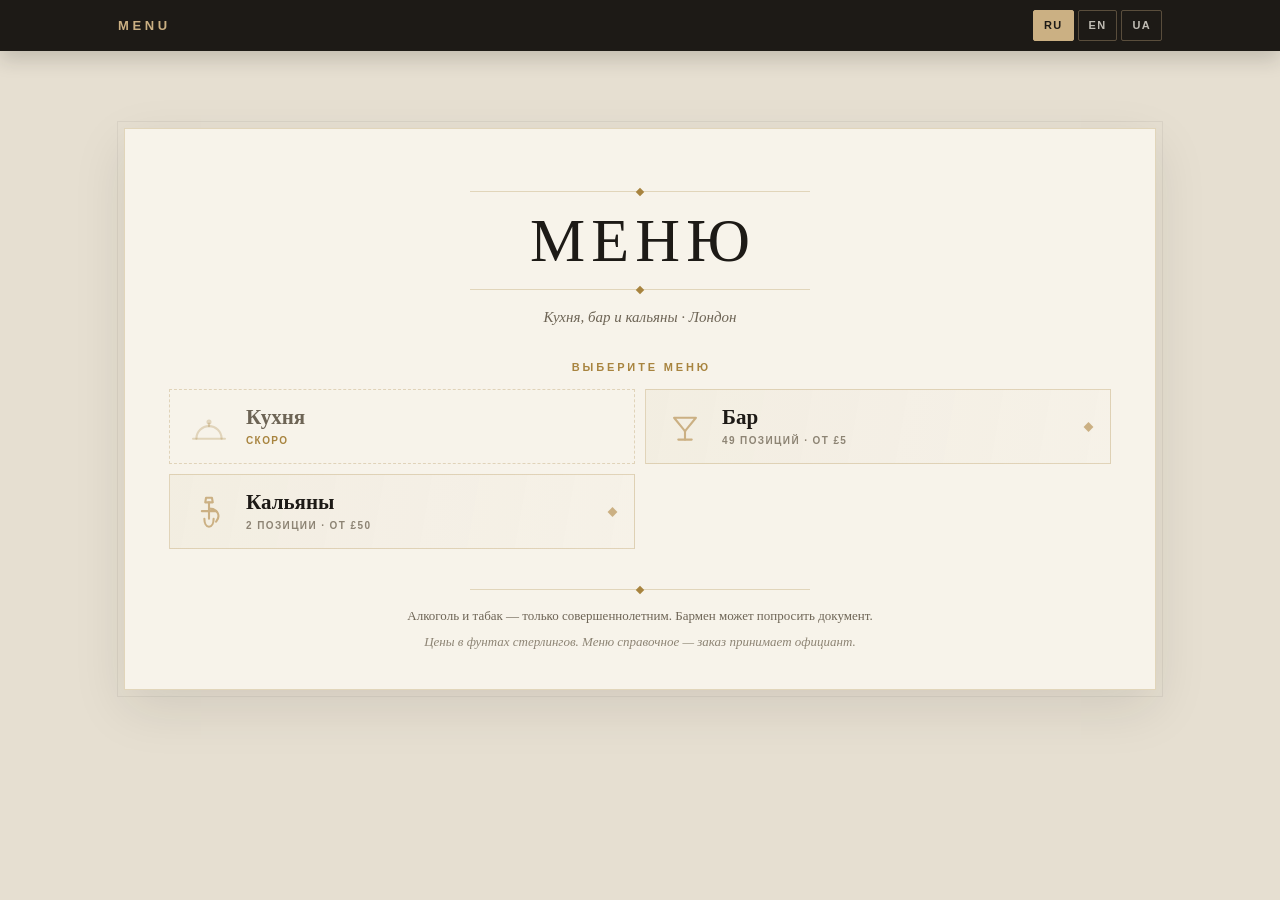
<file: index.html>
<!doctype html>
<html lang="ru" class="no-chips">
<head>
<meta charset="utf-8">
<meta name="viewport" content="width=device-width, initial-scale=1, maximum-scale=1, user-scalable=no, viewport-fit=cover">
<title>Меню</title>
<meta name="theme-color" content="#1d1a16">
<meta name="build" content="05c411021d10">
<link rel="manifest" href="site.webmanifest">
<link rel="apple-touch-icon" href="assets/icons/app-180.png">
<meta name="apple-mobile-web-app-capable" content="yes">
<meta name="apple-mobile-web-app-status-bar-style" content="black-translucent">
<meta name="apple-mobile-web-app-title" content="Menu">
<meta name="description" content="Меню">
<link rel="alternate" hreflang="ru" href="index.html"><link rel="alternate" hreflang="en" href="index-en.html"><link rel="alternate" hreflang="uk" href="index-uk.html">
<!-- Сторінку згенеровано: python3 tools/build.py. Правки — у data/ і assets/. -->
<style>
/* ==========================================================================
   Сторінка меню. Друкована картка, а не застосунок: папір, золото,
   антиква. Один світлий режим навмисно — меню має виглядати як надруковане.
   ========================================================================== */

:root {
  --paper:      #f7f3ea;
  --paper-edge: #e6dfd1;
  --ink:        #1d1a16;
  --muted:      #6d6455;
  --faint:      #8d8474;
  --gold:       #a8843f;
  --gold-soft:  #cbb083;
  --line:       rgba(168, 132, 63, .28);
  --line-soft:  rgba(29, 26, 22, .12);

  --serif: "Cormorant Garamond", "Didot", "Bodoni MT", "Playfair Display",
           "Times New Roman", Times, Georgia, serif;
  --sans:  "Inter", "Helvetica Neue", Arial, system-ui, sans-serif;

  --wrap: 1080px;
  color-scheme: light;
}

*, *::before, *::after { box-sizing: border-box; }

/* Подвійний дотик більше не збільшує сторінку: у меню за нього чіпляються
   випадково, і текст стрибає масштабом посеред читання. Щипок двома пальцями
   лишається — тим, кому дрібно, він потрібен. */
html, body { touch-action: manipulation; }

body {
  margin: 0;
  background: var(--paper-edge);
  color: var(--ink);
  font-family: var(--serif);
  font-size: 17px;
  line-height: 1.5;
  -webkit-text-size-adjust: 100%;
  padding-top: calc(var(--bar) + var(--inset));
}

/* Те, чого без скрипта немає сенсу показувати. */
.js-only { display: none; }
.js .js-only { display: block; }

/* ------------------------------------------------------------- шапка --- */
/* Панель прикріплена до верху вікна: марка, мови й розділи стоять на місці,
   а меню проходить під ними. Висота панелі описана змінною — з неї ж
   береться відступ сторінки, щоб перший рядок меню не ховався під панеллю.

   Відступ під системний рядок обмежений навмисно. Без нього годинник і
   заряд лягають просто на панель; з голим env(safe-area-inset-top) деякі
   вбудовані переглядачі повідомляють пів екрана, і над маркою повисає чорна
   смуга. Обмеження лишає рівно висоту системного рядка й не більше. */
:root {
  --bar: 100px;                                  /* марка + стрічка розділів */
  --bar-plain: 50.5px;                           /* на головній стрічки немає */
  --inset: min(env(safe-area-inset-top, 0px), 52px);   /* під системний рядок */
}

.no-chips { --bar: var(--bar-plain); }

.topbar {
  position: fixed;
  top: 0;
  left: 0;
  right: 0;
  z-index: 30;
  padding-top: var(--inset);
  background: #1d1a16;
  box-shadow: 0 8px 20px rgba(29, 26, 22, .18);
}

.site {
  background: #1d1a16;
  color: var(--paper);
}

.site__bar {
  max-width: var(--wrap);
  margin: 0 auto;
  padding: 10px 18px;
  display: flex;
  align-items: center;
  justify-content: space-between;
  gap: 12px;
}

.mark {
  display: inline-flex;
  text-decoration: none;
  font-family: var(--sans);
  font-size: 13px;
  font-weight: 600;
  letter-spacing: .28em;
  color: var(--gold-soft);
  align-items: baseline;
  gap: 8px;
}

.langs { display: flex; gap: 4px; }

.lang {
  text-decoration: none;
  background: transparent;
  border: 1px solid rgba(203, 176, 131, .35);
  color: rgba(247, 243, 234, .75);
  font-family: var(--sans);
  font-size: 11px;
  font-weight: 600;
  letter-spacing: .12em;
  padding: 6px 10px;
  border-radius: 2px;
  cursor: pointer;
  user-select: none;
  transition: background .15s, color .15s, border-color .15s;
}

.lang:hover { border-color: var(--gold-soft); color: var(--paper); }

.lang.is-active {
  background: var(--gold-soft);
  border-color: var(--gold-soft);
  color: #1d1a16;
}

/* ------------------------------------------------- стрічка розділів --- */
.subbar {
  border-top: 1px solid rgba(203, 176, 131, .18);
}

.subbar__inner {
  max-width: var(--wrap);
  margin: 0 auto;
  padding: 8px 12px;
  display: flex;
}

.chips { display: flex; }

/* -------------------------------------------------------------- аркуш --- */
/* Ціль кнопки «нагору». Запас зверху дорівнює висоті панелі, інакше перехід
   лишав би початок аркуша під нею. */
.sheet {
  scroll-margin-top: calc(var(--bar) + var(--inset));
  max-width: var(--wrap);
  margin: 0 auto;
  padding: 18px 12px 40px;
}

.sheet__inner {
  background: var(--paper);
  border: 1px solid var(--line);
  outline: 1px solid rgba(29, 26, 22, .06);
  outline-offset: 6px;
  padding: 34px 20px 30px;
  box-shadow: 0 18px 50px rgba(29, 26, 22, .10);
}

/* ------------------------------------------------------------ титул --- */
.masthead { text-align: center; }

.masthead__title {
  margin: 0;
  font-weight: 400;
  font-size: clamp(30px, 9vw, 62px);
  line-height: 1.05;
  letter-spacing: .1em;
  text-indent: .1em;
  text-transform: uppercase;
}

.masthead__sub {
  margin: 10px 0 0;
  font-style: italic;
  color: var(--muted);
  font-size: 15px;
}

/* Тонка лінія з ромбом посередині — розділювач із друкованої картки. */
.rule {
  height: 1px;
  background: var(--line);
  margin: 16px auto;
  max-width: 340px;
  position: relative;
}

.rule--diamond::after {
  content: "";
  position: absolute;
  left: 50%;
  top: 50%;
  width: 6px;
  height: 6px;
  background: var(--gold);
  transform: translate(-50%, -50%) rotate(45deg);
}

/* ---------------------------------------------------------- панель --- */
/* Пошук лишається на аркуші й гортається разом із ним: липким тут має бути
   лише те, чим гість користується постійно, — розділи. */
.toolbar { margin: 24px 0 4px; }

.field { position: relative; }

.field input {
  width: 100%;
  appearance: none;
  background: transparent;
  border: 0;
  border-bottom: 1px solid var(--line);
  padding: 8px 30px 8px 2px;
  font-family: var(--serif);
  font-size: 16px;
  font-style: italic;
  color: var(--ink);
}

.field input::placeholder { color: var(--faint); }

/* власний хрестик уже є — системний лише дублює його */
.field input::-webkit-search-cancel-button { display: none; }

.field input:focus { outline: none; border-bottom-color: var(--gold); }

.field__clear {
  position: absolute;
  right: 0;
  top: 50%;
  transform: translateY(-50%);
  appearance: none;
  background: none;
  border: 0;
  color: var(--faint);
  font-size: 14px;
  cursor: pointer;
  padding: 4px 6px;
}

.chips {
  flex: 1 1 auto;
  min-width: 0;
  gap: 8px;
  overflow-x: auto;
  scrollbar-width: none;
}

.chips::-webkit-scrollbar { display: none; }

.chip {
  flex: 0 0 auto;
  text-decoration: none;
  font-family: var(--sans);
  font-size: 11px;
  font-weight: 600;
  letter-spacing: .12em;
  text-transform: uppercase;
  color: rgba(247, 243, 234, .72);
  border: 1px solid rgba(203, 176, 131, .3);
  border-radius: 999px;
  padding: 7px 13px;
  white-space: nowrap;
  transition: color .15s, border-color .15s, background .15s;
}

.chip:hover { color: var(--paper); border-color: var(--gold-soft); }

/* назад на головну — інша роль, ніж у розділів, тому й вигляд інший */
.chip--back {
  color: var(--gold-soft);
  border-color: transparent;
  padding-left: 4px;
}

.chip--back:hover { color: var(--paper); border-color: transparent; }

.chip--top {
  font-size: 14px;
  line-height: 1;
  padding: 6px 11px;
}

.chip.is-active {
  color: #1d1a16;
  border-color: var(--gold-soft);
  background: var(--gold-soft);
}

.toolbar__count {
  margin: 6px 0 0;
  font-size: 12px;
  font-style: italic;
  color: var(--faint);
}

/* -------------------------------------------------------- головна --- */
/* Розділів десять, і гортати їх згори вниз довго. Тому першим екраном —
   вибір розділу картками. Це звичайні посилання: працюють без скрипта. */
.home { margin: 26px 0 34px; }

.home__pick {
  margin: 0 0 14px;
  font-family: var(--sans);
  font-size: 11px;
  font-weight: 600;
  letter-spacing: .26em;
  text-indent: .26em;
  text-transform: uppercase;
  color: var(--gold);
  text-align: center;
}

.cards {
  display: grid;
  gap: 10px;
}

.card {
  display: flex;
  align-items: center;
  gap: 16px;
  padding: 15px 44px 15px 18px;
  position: relative;
  text-decoration: none;
  color: inherit;
  border: 1px solid var(--line);
  background: linear-gradient(100deg, rgba(168, 132, 63, .05), rgba(168, 132, 63, .01));
  transition: border-color .15s, background .15s;
}

/* ромб замість стрілки — той самий знак, що й у розділювачах картки */
.card::after {
  content: "";
  position: absolute;
  right: 18px;
  top: 50%;
  width: 7px;
  height: 7px;
  background: var(--gold-soft);
  transform: translateY(-50%) rotate(45deg);
  transition: background .15s;
}

.card:hover {
  border-color: var(--gold-soft);
  background: rgba(168, 132, 63, .09);
}

/* меню, яке ще не відкрите: видно, але не веде нікуди */
.card--soon {
  cursor: default;
  background: none;
  border-style: dashed;
}

.card--soon .card__name { color: var(--muted); }
.card--soon .card__icon { color: var(--line); }
.card--soon .card__meta { color: var(--gold); }
.card--soon::after { display: none; }
.card--soon:hover { border-color: var(--line); background: none; }

.card:hover::after { background: var(--gold); }

.card__icon {
  flex: 0 0 auto;
  width: 42px;
  height: 42px;
  color: var(--gold-soft);
  transition: color .15s;
}

.card__icon svg { width: 100%; height: 100%; display: block; }

.card:hover .card__icon { color: var(--gold); }

.card__text {
  display: flex;
  flex-direction: column;
  gap: 3px;
  min-width: 0;
}

.card__name {
  font-size: 21px;
  font-weight: 700;
  line-height: 1.2;
}

.card__meta {
  font-family: var(--sans);
  font-size: 10px;
  font-weight: 600;
  letter-spacing: .14em;
  text-transform: uppercase;
  color: var(--faint);
}

/* ---------------------------------------------------------- розділи --- */
.menu { margin-top: 18px; }

.section {
  break-inside: avoid;
  margin: 0 0 34px;
  scroll-margin-top: calc(var(--bar) + var(--inset) + 12px);
}

.section__head { margin-bottom: 12px; }

.section__title {
  margin: 0 0 6px;
  font-family: var(--sans);
  font-size: 13px;
  font-weight: 600;
  letter-spacing: .26em;
  text-indent: .26em;
  text-transform: uppercase;
  color: var(--gold);
  border-bottom: 1px solid var(--line);
  padding-bottom: 8px;
}

.note {
  margin: 0 0 16px;
  border: 1px solid var(--line);
  padding: 10px 14px;
  font-style: italic;
  font-size: 14px;
  color: var(--muted);
  background: rgba(168, 132, 63, .045);
}

/* ---------------------------------------------------------- позиція --- */
.item {
  padding: 12px 0;
  border-bottom: 1px solid var(--line-soft);
}

.item:last-child { border-bottom: 0; }

.item__head {
  display: flex;
  align-items: baseline;
  justify-content: space-between;
  gap: 14px;
}

.item__name {
  margin: 0;
  font-size: 19px;
  font-weight: 700;
  line-height: 1.25;
  letter-spacing: .01em;
}

.item__price {
  margin: 0;
  flex: 0 0 auto;
  font-size: 18px;
  color: var(--gold);
  white-space: nowrap;
}

.item__from {
  font-family: var(--sans);
  font-size: 10px;
  letter-spacing: .1em;
  text-transform: uppercase;
  color: var(--faint);
}

.badge {
  font-family: var(--sans);
  font-size: 9px;
  font-weight: 700;
  letter-spacing: .1em;
  vertical-align: middle;
  color: var(--gold);
  border: 1px solid var(--line);
  border-radius: 2px;
  padding: 1px 4px;
}

/* Новинку видно з-поміж решти: та сама плашка, але залита золотом. Вона
   стоїть у стрічці назви поруч із «18+», тож лишається дрібною. */
.badge--new {
  color: var(--paper);
  background: var(--gold);
  border-color: var(--gold);
}

.item__desc {
  margin: 4px 0 0;
  font-style: italic;
  font-size: 15px;
  color: var(--muted);
}

.item__taste {
  color: var(--faint);
  font-size: .94em;
}

.item__opt {
  margin: 6px 0 0;
  font-size: 14px;
  color: var(--ink);
}

.item__optLabel .item__add {
  font-family: var(--sans);
  font-size: 10px;
  letter-spacing: .1em;
  border-bottom: 0;
}

.item__optLabel {
  font-family: var(--sans);
  font-size: 10px;
  font-weight: 600;
  letter-spacing: .14em;
  text-transform: uppercase;
  color: var(--faint);
  margin-right: 8px;
}

.choice { white-space: nowrap; }
.choice__price { color: var(--gold); }

/* доплата зверху до ціни позиції — має читатися як ціна, а не як варіант */
.item__add {
  color: var(--gold);
  border-bottom: 1px solid var(--line);
}
.sep { color: var(--gold-soft); }

.more { display: inline; }

.more__summary {
  display: inline;
  list-style: none;
  cursor: pointer;
  margin-left: 8px;
  font-family: var(--sans);
  font-size: 10px;
  font-weight: 600;
  letter-spacing: .12em;
  text-transform: uppercase;
  color: var(--gold);
  border-bottom: 1px dotted var(--gold-soft);
}

.more__summary::-webkit-details-marker { display: none; }
.more[open] .more__summary { color: var(--faint); border-bottom-color: transparent; }

.more__list {
  margin: 5px 0 0;
  padding-left: 12px;
  border-left: 1px solid var(--line);
  font-size: 13px;
  color: var(--muted);
}

.item__ing {
  margin: 6px 0 0;
  font-size: 13px;
  color: var(--faint);
}

.item__ingLabel {
  font-family: var(--sans);
  font-size: 10px;
  font-weight: 600;
  letter-spacing: .14em;
  text-transform: uppercase;
}

.empty {
  margin: 30px 0;
  text-align: center;
  font-style: italic;
  color: var(--muted);
}

/* ------------------------------------------------------------- підвал --- */
.foot {
  margin-top: 26px;
  text-align: center;
  font-size: 13px;
  color: var(--muted);
}

.foot p { margin: 6px 0 0; }
.foot__fine { color: var(--faint); font-style: italic; }

/* ----------------------------------------------------------- знижка --- */
/* Правило знижки стоїть над меню й читається без скрипта. У самі дні знижки
   скрипт міняє текст на «сьогодні діє» і підсвічує рядок золотом — щоб гість
   не рахував у голові, а бачив, що ціни вже нижчі. */
.promo {
  margin: 0 0 18px;
  border: 1px solid var(--line);
  border-left: 3px solid var(--gold-soft);
  padding: 10px 14px;
  font-size: 14px;
  color: var(--muted);
  background: rgba(168, 132, 63, .045);
}

.promo.is-on {
  border-left-color: var(--gold);
  color: var(--ink);
  background: rgba(168, 132, 63, .12);
}

.home .promo { margin: 22px 0 0; text-align: center; border-left-width: 1px; }

/* ------------------------------------------------------- за розбите --- */
/* Плата за розбите стоїть у хвості меню й навмисно не схожа на позиції:
   без рамки-картки, дрібнішим кеглем. Гість має її знайти, коли шукатиме,
   але вона не має перебивати кальяни, по які він прийшов. */
.damages {
  margin: 26px 0 0;
  border-top: 1px solid var(--line);
  padding-top: 14px;
}
.damages__title {
  margin: 0;
  font-size: 13px;
  letter-spacing: .16em;
  text-transform: uppercase;
  color: var(--gold);
}
.damages__note { margin: 6px 0 10px; font-size: 14px; font-style: italic; color: var(--muted); }
.damages__list { margin: 0; padding: 0; list-style: none; }
.damages__row {
  display: flex;
  justify-content: space-between;
  gap: 12px;
  padding: 5px 0;
  border-bottom: 1px dotted var(--line);
  font-size: 15px;
}
.damages__row:last-child { border-bottom: 0; }
.damages__price { color: var(--gold); white-space: nowrap; }

/* ----------------------------------------------------------- нагору --- */
/* Барне меню довге: щоб повернутися до розділів угорі, гостю довелося б довго
   гортати. Кнопка зʼявляється, коли до верху вже далеко, і стоїть у нижньому
   кутку — під великим пальцем, але збоку від назв і цін. */
.totop {
  position: fixed;
  right: 14px;
  bottom: calc(16px + env(safe-area-inset-bottom, 0px));
  z-index: 5;
  width: 46px;
  height: 46px;
  border: 1px solid var(--gold);
  border-radius: 50%;
  background: rgba(29, 26, 22, .92);
  color: var(--gold-soft);
  font-size: 20px;
  line-height: 1;
  cursor: pointer;
  box-shadow: 0 3px 10px rgba(29, 26, 22, .25);
  opacity: 0;
  visibility: hidden;
  transition: opacity .18s ease, visibility .18s ease;
}

.totop.is-on { opacity: 1; visibility: visible; }

@media (prefers-reduced-motion: reduce) {
  .totop { transition: none; }
}

/* ------------------------------------------------------- широкий екран --- */
@media (min-width: 560px) {
  .cards { grid-template-columns: 1fr 1fr; }
}

@media (min-width: 860px) {
  .sheet { padding: 26px 24px 60px; }
  .sheet__inner { padding: 46px 44px 38px; }
  :root { --bar: 102px; }
  .toolbar { margin: 28px 0 6px; }
  .subbar__inner { padding: 9px 24px; }

  .menu {
    columns: 2;
    column-gap: 48px;
  }

  .home { margin: 30px 0 40px; }

  .section { margin-bottom: 30px; }
}

@media (min-width: 1200px) {
  body { font-size: 18px; }
}

/* --------------------------------------------------------------- друк --- */
@media print {
  .topbar, .toolbar, .totop { display: none !important; }
  body { background: #fff; }
  .sheet__inner { box-shadow: none; border-color: #bbb; }
  .menu { columns: 2; column-gap: 34px; }
}

</style>
</head>
<body data-stem="index" data-lang="ru">
<script type="application/json" id="promo">{"full": [{"from": 7920, "to": 540}], "except": [{"from": "2026-08-30T09:00", "to": "2026-08-31T12:00", "note": "Эти выходные — полная цена до понедельника, 12:00."}], "hand": {"mode": "off", "until": ""}}</script>

<!-- Панель прикріплена до верху: меню проходить під нею, вона не рухається. -->
<div class="topbar">
  <header class="site">
    <div class="site__bar">
      <a class="mark" href="index.html" title="К меню"
         aria-label="К меню">MENU</a>
      <nav class="langs" aria-label="Язык"><a class="lang is-active" href="index.html" hreflang="ru" title="Русский" data-lang="ru">RU</a><a class="lang" href="index-en.html" hreflang="en" title="English" data-lang="en">EN</a><a class="lang" href="index-uk.html" hreflang="uk" title="Українська" data-lang="uk">UA</a></nav>
    </div>
  </header>
  
</div>

<main class="sheet" id="top">
  <div class="sheet__inner">
  <div class="page" lang="ru">


  <div class="masthead">
    <div class="rule rule--diamond" aria-hidden="true"></div>
    <h1 class="masthead__title">Меню</h1>
    <div class="rule rule--diamond" aria-hidden="true"></div>
    <p class="masthead__sub">Кухня, бар и кальяны · Лондон</p>
  </div>

  <div class="home">
    <p class="home__pick">Выберите меню</p>
    <nav class="cards" aria-label="Выберите меню"><span class="card card--soon" aria-disabled="true"><span class="card__icon"><svg aria-hidden="true" focusable="false" xmlns="http://www.w3.org/2000/svg" viewBox="0 0 100 100">
  <g fill="none" stroke="currentColor" stroke-width="5" stroke-linecap="round" stroke-linejoin="round">
    <path d="M12,78 L88,78"/>
    <path d="M20,78 A30,30 0 0 1 80,78"/>
    <path d="M50,48 L50,42"/>
    <circle cx="50" cy="38" r="3.5"/>
  </g>
</svg></span><span class="card__text"><span class="card__name">Кухня</span><span class="card__meta">Скоро</span></span></span><a class="card" href="bar.html"><span class="card__icon"><svg aria-hidden="true" focusable="false" xmlns="http://www.w3.org/2000/svg" viewBox="0 0 100 100">
  <g fill="none" stroke="currentColor" stroke-width="5" stroke-linecap="round" stroke-linejoin="round">
    <path d="M24,28 L76,28 L50,60 Z"/>
    <path d="M50,60 L50,80"/>
    <path d="M34,80 L66,80"/>
  </g>
</svg></span><span class="card__text"><span class="card__name">Бар</span><span class="card__meta">49 позиций · от <span data-promo="£4">£5</span></span></span></a><a class="card" href="hookah.html"><span class="card__icon"><svg aria-hidden="true" focusable="false" xmlns="http://www.w3.org/2000/svg" viewBox="0 0 100 100">
  <g fill="none" stroke="currentColor" stroke-width="5" stroke-linecap="round" stroke-linejoin="round">
    <path d="M43,16 L57,16 L59,27 L41,27 Z"/>
    <path d="M50,27 L50,66"/>
    <path d="M33,48 L67,48"/>
    <path d="M39,66 C39,76 43,85 50,85 C57,85 61,76 61,66"/>
    <path d="M50,42 C72,42 78,60 67,73"/>
  </g>
</svg></span><span class="card__text"><span class="card__name">Кальяны</span><span class="card__meta">2 позиции · от <span data-promo="£40">£50</span></span></span></a></nav>
    <p class="promo" data-today="Сейчас действует: напитки −20%, кальян от £40.">С воскресенья 9:00 до пятницы 12:00 — напитки −20%, кальян от £40.</p>
  </div>

  <footer class="foot">
    <div class="rule rule--diamond" aria-hidden="true"></div>
    <p>Алкоголь и табак — только совершеннолетним. Бармен может попросить документ.</p>
    <p class="foot__fine">Цены в фунтах стерлингов. Меню справочное — заказ принимает официант.</p>
  </footer>
  </div>
  </div>
</main>

<script>
/* ==========================================================================
   Покращення, а не основа. Меню вже в HTML і читається без цього файлу:
   мова — окремі сторінки, розділи — звичайні якорі, обʼєми — <details>.
   Скрипт додає пошук, підсвітку розділу, памʼять про мову й перехід між
   мовами без втрати місця читання.
   ========================================================================== */
(function () {
  'use strict';

  var LANGS = ['ru', 'en', 'uk'];
  var STORAGE_KEY = 'menu-lang';
  var LANG = document.body.getAttribute('data-lang');
  var STEM = document.body.getAttribute('data-stem');

  document.documentElement.className += ' js';

  function barHeight() {
    var bar = document.querySelector('.topbar');
    return bar ? bar.getBoundingClientRect().height : 100;
  }

  /* ------------------------------------------------------------- мова --- */
  /* Сторінка кожної мови окрема, тож перемикач — звичайні посилання. Скрипту
     лишається памʼять: запамʼятати вибір і на наступному заході відкрити ту
     саму мову. Мову браузера навмисно не питаємо — основна мова меню
     російська, і сторінка має відкриватися нею, поки гість не перемкнув. */
  function stored() {
    try {
      var saved = localStorage.getItem(STORAGE_KEY);
      return LANGS.indexOf(saved) > -1 ? saved : null;
    } catch (err) { return null; }
  }

  function remember(code) {
    try { localStorage.setItem(STORAGE_KEY, code); } catch (err) { /* ігноруємо */ }
  }

  /* Пошуковий запит їде разом із мовою: слово в адресі, а не в памʼяті, бо
     сторінка іншої мови — окремий файл і починає з чистого аркуша. */
  function param(name) {
    var hit = location.search.match(new RegExp('[?&]' + name + '=([^&]*)'));
    if (!hit) return '';
    try { return decodeURIComponent(hit[1].replace(/\+/g, ' ')); } catch (err) { return ''; }
  }

  var asked = param('q');

  function langHref(link) {
    var base = link.getAttribute('href').split('#')[0].split('?')[0];
    /* Поки в пошуку щось написано, гість читає не розділ, а знахідки: якір
       розділу відніс би його казна-куди, тож несемо сам запит і лишаємо
       гостя вгорі результатів. */
    var input = document.querySelector('.field input');
    var typed = input ? input.value.trim() : '';
    if (typed) return base + '?q=' + encodeURIComponent(typed);
    var here = currentSection();
    return here ? base + '#cat-' + here : base;
  }

  var links = [].slice.call(document.querySelectorAll('.lang[data-lang]'));

  links.forEach(function (link) {
    link.addEventListener('click', function () {
      remember(link.getAttribute('data-lang'));
      link.href = langHref(link);
    });
  });

  var want = (location.search.match(/[?&]lang=([a-z]{2})/) || [])[1];
  if (LANGS.indexOf(want) === -1) want = stored();

  if (want && want !== LANG) {
    var twin = links.filter(function (l) { return l.getAttribute('data-lang') === want; })[0];
    if (twin) {
      remember(want);
      var to = twin.getAttribute('href').split('#')[0].split('?')[0];
      if (asked) to += '?q=' + encodeURIComponent(asked);
      location.replace(to + location.hash);
      return;
    }
  }
  if (want === LANG) remember(LANG);

  /* ------------------------------------------------------------ пошук --- */
  function fold(text) {
    return (text || '').toLowerCase().replace(/ё/g, 'е').replace(/['’`]/g, 'ʼ').trim();
  }

  /* «1 позиція», «2 позиції», «5 позицій» — форми числа беремо зі сторінки,
     щоб мови жили в даних, а не в скрипті. */
  function countText(n, box) {
    var forms = (box.getAttribute('data-forms') || '').split('|');
    if (forms.length < 3) return n + ' ' + forms[0];
    if (box.getAttribute('data-lang') === 'en') return n + ' ' + (n === 1 ? forms[0] : forms[1]);
    var tens = n % 100, unit = n % 10;
    if (unit === 1 && tens !== 11) return n + ' ' + forms[0];
    if (unit >= 2 && unit <= 4 && (tens < 12 || tens > 14)) return n + ' ' + forms[1];
    return n + ' ' + forms[2];
  }

  var sections = [].slice.call(document.querySelectorAll('.section'));
  var chips = [].slice.call(document.querySelectorAll('.chip[data-cat]'));

  function wireSearch() {
    var input = document.querySelector('.field input');
    var clear = document.querySelector('.field__clear');
    var count = document.querySelector('.toolbar__count');
    var empty = document.querySelector('.empty');
    var items = [].slice.call(document.querySelectorAll('.item'));
    if (!input) return;

    function filter() {
      var query = fold(input.value);
      var shown = 0;

      items.forEach(function (item) {
        var hit = !query || item.getAttribute('data-search').indexOf(query) > -1;
        item.hidden = !hit;
        if (hit) shown++;
      });

      sections.forEach(function (section) {
        section.hidden = !section.querySelector('.item:not([hidden])');
        /* Спільна примітка розділу стосується всього розділу, а не знахідки —
           під час пошуку вона тільки заважає читати результат. */
        var note = section.querySelector('.note');
        if (note) note.hidden = !!query;
      });

      chips.forEach(function (chip) {
        var section = document.getElementById('cat-' + chip.getAttribute('data-cat'));
        chip.hidden = !section || section.hidden;
      });

      if (count) count.textContent = countText(shown, count);
      if (empty) empty.hidden = shown > 0;
      if (clear) clear.hidden = !input.value;
    }

    if (asked) input.value = asked;

    input.addEventListener('input', filter);
    clear.addEventListener('click', function () {
      input.value = '';
      filter();
      input.focus();
    });
    filter();
  }

  /* -------------------------------------------- підсвітка розділу --- */
  var active = '';

  /* Розділ, який гість зараз читає. Запас у 60 px — це висота заголовка:
     одразу після переходу до розділу його заголовок стоїть трохи нижче
     панелі, і без запасу поточним вважався б попередній розділ. */
  function currentSection() {
    var edge = barHeight() + 60;
    var found = '';
    sections.forEach(function (section) {
      /* Схований пошуком розділ не має розмірів, і його верх — нуль: без цієї
         перевірки поточним вважався б останній схований, тобто самий низ меню. */
      if (section.hidden || !section.offsetParent) return;
      if (section.getBoundingClientRect().top <= edge) {
        found = section.id.replace('cat-', '');
      }
    });
    return found || active;
  }

  function wireSpy() {
    if (!sections.length || !chips.length || !window.IntersectionObserver) return;

    var observer = new IntersectionObserver(function (entries) {
      entries.forEach(function (entry) {
        if (!entry.isIntersecting) return;
        active = entry.target.id.replace('cat-', '');
        chips.forEach(function (chip) {
          var on = chip.getAttribute('data-cat') === active;
          chip.classList.toggle('is-active', on);
          if (on) chip.scrollIntoView({ block: 'nearest', inline: 'nearest' });
        });
      });
    }, { rootMargin: '-45% 0px -50% 0px' });

    sections.forEach(function (section) { observer.observe(section); });
  }

  /* ----------------------------------------------------------- нагору --- */
  function wireTop() {
    var button = document.querySelector('.totop');
    if (!button) return;

    /* Півтора екрана — стільки, щоб кнопка не мигтіла на перших рядках, але
       вже стояла напоготові, коли гість справді пішов углиб меню. */
    var deep = false;

    function look() {
      var now = window.pageYOffset > window.innerHeight * 1.5;
      if (now === deep) return;
      deep = now;
      button.classList.toggle('is-on', deep);
    }

    /* Фокус на пошук навмисно не ставимо: на телефоні це підняло б
       клавіатуру, а гість просто хотів повернутися до початку. */
    button.addEventListener('click', function () {
      window.scrollTo({ top: 0, behavior: 'smooth' });
    });

    window.addEventListener('scroll', look, { passive: true });
    look();
  }

  /* ----------------------------------------------------------- знижка --- */
  /* У сторінці надруковані обидві ціни: звичайна текстом, знижкова в
     data-promo. Знижка діє завжди, крім вікон повної ціни — щотижневого
     (пʼятниця 12:00 → неділя 9:00) і разових за датами. Розклад лежить у
     сторінці блоком JSON, час у ньому лондонський. */
  var WEEK = ['Sun', 'Mon', 'Tue', 'Wed', 'Thu', 'Fri', 'Sat'];

  function londonNow() {
    /* Час рахуємо за Лондоном, а не за годинником телефона: гість може
       приїхати з іншим поясом, а знижка привʼязана до годинника бару. */
    var d = new Date();
    try {
      var bits = {};
      new Intl.DateTimeFormat('en-GB', {
        timeZone: 'Europe/London', weekday: 'short', hour12: false,
        year: 'numeric', month: '2-digit', day: '2-digit',
        hour: '2-digit', minute: '2-digit'
      }).formatToParts(d).forEach(function (part) { bits[part.type] = part.value; });

      var day = WEEK.indexOf(String(bits.weekday).slice(0, 3));
      var hour = Number(bits.hour) % 24;          /* деякі браузери кажуть «24» */
      var minute = Number(bits.minute);
      if (day > -1 && hour >= 0 && minute >= 0) {
        return {
          week: day * 1440 + hour * 60 + minute,
          stamp: bits.year + '-' + bits.month + '-' + bits.day + 'T'
                 + (hour < 10 ? '0' : '') + hour + ':' + bits.minute
        };
      }
    } catch (err) { /* старий браузер — рахуємо за телефоном */ }

    function two(n) { return (n < 10 ? '0' : '') + n; }
    return {
      week: d.getDay() * 1440 + d.getHours() * 60 + d.getMinutes(),
      stamp: d.getFullYear() + '-' + two(d.getMonth() + 1) + '-' + two(d.getDate())
             + 'T' + two(d.getHours()) + ':' + two(d.getMinutes())
    };
  }

  /* Вікно може переходити через кінець тижня: пʼятниця 12:00 → неділя 9:00
     починається пізно ввечері тижня й закінчується вже на його початку. */
  function inWeekWindow(minute, from, to) {
    return from <= to ? (minute >= from && minute < to)
                      : (minute >= from || minute < to);
  }

  function wirePromo() {
    var box = document.getElementById('promo');
    var note = document.querySelector('.promo');
    if (!box) return;

    var plan;
    try { plan = JSON.parse(box.textContent); } catch (err) { return; }

    var now = londonNow();
    var full = null;      /* вікно повної ціни, якщо ми зараз у ньому */
    var once = false;     /* і воно разове, а не щотижневе */

    /* Ручна накладка з адмінки старша за графік: вечір іде не за планом —
       бар забирає знижку або лишає її кнопкою. «until» — лондонський час,
       коли накладка спадає сама; порожнє — поки її не приберуть. */
    var hand = plan.hand;
    if (hand && hand.until && now.stamp >= hand.until) hand = null;

    if (hand && hand.mode === 'off') { full = hand; once = true; }
    else if (!hand) {
      (plan['except'] || []).forEach(function (w) {
        if (!full && now.stamp >= w.from && now.stamp < w.to) { full = w; once = true; }
      });
      if (!full) {
        (plan.full || []).forEach(function (w) {
          if (!full && inWeekWindow(now.week, w.from, w.to)) full = w;
        });
      }
    }
    /* hand.mode === 'on' — знижка попри графік: жодного вікна повної ціни. */

    if (full) {
      /* Повна ціна — надруковані ціни й так правильні. А от рядок над меню
         обіцяє знижку, тож у разовому вікні його треба поправити: з
         приміткою він пояснює, чому знижки зараз немає, а без примітки
         зникає зовсім — меню виглядає як звичайне. Щотижневе вікно рядка
         не чіпає: правило в ньому саме й каже, що зараз ціни повні. */
      if (note && full.note) note.textContent = full.note;
      else if (note && once) note.parentNode.removeChild(note);
      return;
    }

    [].slice.call(document.querySelectorAll('[data-promo]')).forEach(function (node) {
      node.textContent = node.getAttribute('data-promo');
    });
    if (note) {
      var on = note.getAttribute('data-today');
      if (on) note.textContent = on;
      note.className = 'promo is-on';
    }
  }

  /* ---------------------------------------------------------- новинки --- */
  /* Плашка «нове» надрукована в сторінці з датою, коли вона має згаснути.
     Сторінки перезбираються не щодня, тож гасить її скрипт — і теж за
     Лондоном, як і знижку: новинка закінчується за годинником бару. */
  function wireNew() {
    var now = londonNow().stamp.slice(0, 10);
    [].slice.call(document.querySelectorAll('.badge--new[data-until]'))
      .forEach(function (node) {
        if (now >= node.getAttribute('data-until')) node.parentNode.removeChild(node);
      });
  }

  wireSearch();
  wireSpy();
  wireTop();
  wirePromo();
  wireNew();

  /* ------------------------------------------------- свіжість меню --- */
  /* Сторінка, додана на екран «Домів», живе в кеші телефона: оновити її
     нічим — адресного рядка немає. Тому вона сама звіряє свій відбиток із
     version.json і, якщо меню змінилося, перезавантажується з новою адресою:
     інакше з кешу приїхала б та сама стара сторінка. */
  function checkFresh() {
    var meta = document.querySelector('meta[name="build"]');
    if (!meta || document.hidden) return;

    fetch('version.json?t=' + Date.now(), { cache: 'no-store' })
      .then(function (r) { return r.json(); })
      .then(function (fresh) {
        if (!fresh.build || fresh.build === meta.content) return;

        /* Якщо ми вже прийшли по цю саме версію, а сторінка все одно стара —
           значить, публікація ще в дорозі. Перезавантажувати вдруге не можна:
           вийде безкінечне коло. */
        var url = new URL(location.href);
        if (url.searchParams.get('v') === fresh.build) return;

        url.searchParams.set('v', fresh.build);
        location.replace(url.toString());
      })
      .catch(function () { /* немає звʼязку — показуємо що є */ });
  }

  checkFresh();
  document.addEventListener('visibilitychange', function () {
    if (!document.hidden) checkFresh();
  });
  window.addEventListener('pageshow', function (e) { if (e.persisted) checkFresh(); });
}());

</script>
</body>
</html>
</file>
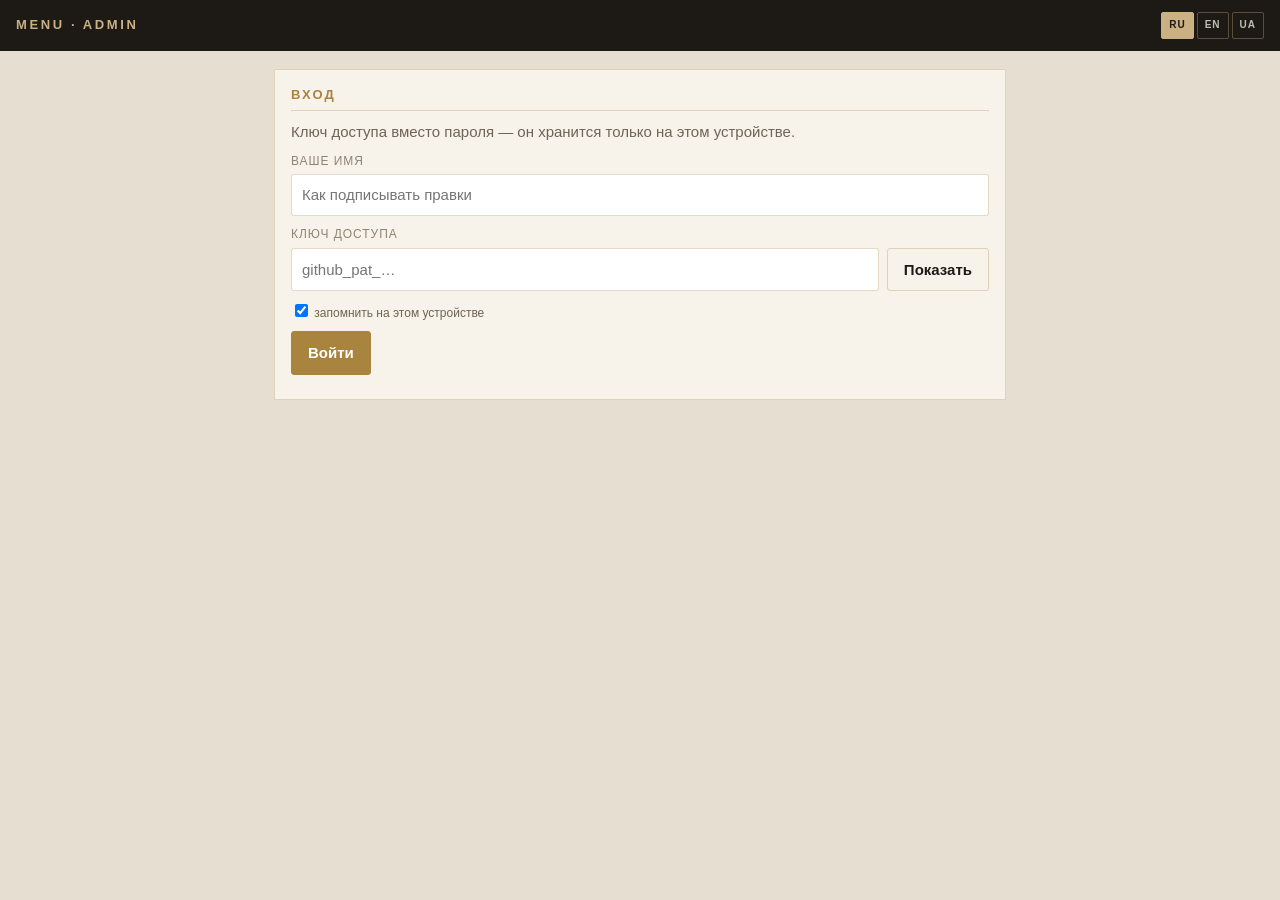
<file: admin.html>
<!doctype html>
<html lang="ru">
<head>
<meta charset="utf-8">
<meta name="viewport" content="width=device-width, initial-scale=1, maximum-scale=1, user-scalable=no, viewport-fit=cover">
<title>Menu Admin</title>
<meta name="robots" content="noindex, nofollow">
<meta name="theme-color" content="#1d1a16">
<link rel="manifest" href="admin.webmanifest">
<link rel="apple-touch-icon" href="assets/icons/admin-180.png">
<meta name="apple-mobile-web-app-capable" content="yes">
<meta name="apple-mobile-web-app-title" content="Admin">
<style>
/* ==========================================================================
   Адмінка меню. Не частина сайту для гостей: сюди заходить одна людина з
   ключем доступу GitHub, править каталог і зберігає — GitHub далі сам
   перезбирає сторінки.

   Оформлення навмисно простіше за меню: тут працюють, а не милуються.
   ========================================================================== */
:root {
  --paper: #f7f3ea;
  --edge:  #e6dfd1;
  --ink:   #1d1a16;
  --muted: #6d6455;
  --faint: #8d8474;
  --gold:  #a8843f;
  --gold-soft: #cbb083;
  --line:  rgba(168, 132, 63, .3);
  --bad:   #a33a2a;
  --sans:  "Inter", "Helvetica Neue", Arial, system-ui, sans-serif;
  color-scheme: light;
}
* { box-sizing: border-box; }
/* подвійний дотик не збільшує сторінку — в адмінці за нього чіпляються,
   коли цілять у поле */
html, body { touch-action: manipulation; }
body {
  margin: 0;
  background: var(--edge);
  color: var(--ink);
  font-family: var(--sans);
  font-size: 15px;
  line-height: 1.45;
  -webkit-text-size-adjust: 100%;
}
header {
  position: sticky;
  top: 0;
  z-index: 5;
  background: #1d1a16;
  color: var(--paper);
  padding: 12px 16px;
  display: flex;
  align-items: center;
  justify-content: space-between;
  gap: 12px;
}
.mark { font-weight: 600; letter-spacing: .2em; color: var(--gold-soft); font-size: 13px;
        white-space: nowrap; }

/* на телефоні шапка тісна: марка, імʼя, три мови й «Вийти» в один рядок */
@media (max-width: 460px) {
  header { padding: 9px 12px; }
  .mark { font-size: 11px; letter-spacing: .1em; }
  #who { max-width: 5.5em; overflow: hidden; text-overflow: ellipsis; white-space: nowrap; }
  header button.ghost { padding: 6px 9px; font-size: 12px; }
  .head-right { gap: 7px; }
}
main { max-width: 760px; margin: 0 auto; padding: 18px 14px 120px; }
h2 { font-size: 13px; letter-spacing: .16em; text-transform: uppercase; color: var(--gold);
     margin: 26px 0 10px; border-bottom: 1px solid var(--line); padding-bottom: 6px; }
p.hint { color: var(--muted); margin: 8px 0; }
code { background: rgba(29,26,22,.06); padding: 1px 5px; border-radius: 3px; }

.panel { background: var(--paper); border: 1px solid var(--line); padding: 16px; }
label { display: block; font-size: 12px; letter-spacing: .08em; text-transform: uppercase;
        color: var(--faint); margin: 10px 0 4px; }
input, textarea, select {
  width: 100%; font: inherit; color: inherit; background: #fff;
  border: 1px solid var(--line); border-radius: 3px; padding: 9px 10px;
}
textarea { resize: vertical; min-height: 46px; }
input:focus, textarea:focus, select:focus { outline: 2px solid var(--gold-soft); outline-offset: 1px; }

button {
  font: inherit; font-weight: 600; cursor: pointer; border-radius: 3px;
  border: 1px solid var(--gold); background: var(--gold); color: #fff; padding: 10px 16px;
}
button.ghost { background: transparent; color: var(--ink); border-color: var(--line); }
header button.ghost { color: var(--paper); border-color: rgba(203, 176, 131, .4); padding: 7px 12px; }
button.danger { background: transparent; color: var(--bad); border-color: rgba(163,58,42,.4); padding: 6px 10px; font-size: 13px; }
button:disabled { opacity: .5; cursor: default; }

.item { background: var(--paper); border: 1px solid var(--line); padding: 12px 14px; margin-bottom: 10px; }
.item__top { display: flex; gap: 10px; align-items: flex-start; }
.item__top .grow { flex: 1 1 auto; min-width: 0; }
.price { display: flex; align-items: center; gap: 6px; width: 116px; flex: 0 0 auto; }
.price span { color: var(--faint); }
.price input { width: 100%; text-align: right; }
.item summary { cursor: pointer; color: var(--gold); font-size: 12px; letter-spacing: .1em;
                text-transform: uppercase; margin-top: 10px; }
.item__more { padding-top: 6px; }
.row { display: flex; gap: 10px; flex-wrap: wrap; }
.row > * { flex: 1 1 200px; }
.prices { display: flex; flex-wrap: wrap; gap: 10px; margin-top: 10px; }
.prices .hint { flex: 1 1 100%; margin: 0; font-size: 12px; }
.pricebox { flex: 1 1 120px; }
.pricebox label { margin-top: 0; }
.pricebox__row { display: flex; align-items: center; gap: 6px; }
.pricebox__row span { color: var(--faint); }
.pricebox__row input { text-align: right; }
.field-row { display: flex; gap: 8px; }
.field-row input { flex: 1 1 auto; min-width: 0; }
.field-row button { flex: 0 0 auto; }

.bar {
  position: fixed; left: 0; right: 0; bottom: 0; z-index: 6;
  background: rgba(29,26,22,.97); color: var(--paper);
  padding: 10px 14px calc(10px + env(safe-area-inset-bottom));
  display: flex; align-items: center; gap: 12px; justify-content: space-between;
}
.bar .state { font-size: 13px; color: var(--gold-soft); }
.switch { display: flex; align-items: center; gap: 8px; margin: 0 0 12px;
          font-size: 13px; letter-spacing: 0; text-transform: none; color: var(--muted); }
.switch input { width: auto; }
.badge-soon { font-size: 11px; letter-spacing: .1em; color: var(--gold);
              border: 1px solid var(--line); border-radius: 3px; padding: 2px 6px; margin-left: 8px; }
.menu--soon .item { opacity: .55; }
/* Вимкнену позицію видно, але вона не тягне на себе увагу: у меню її зараз
   немає, і в списку вона теж має читатися як відкладена. */
.item--off > *:not(.switch) { opacity: .5; }
.item--off { border-left: 3px solid var(--line); padding-left: 9px; }
.head-right { display: flex; align-items: center; gap: 10px; }
#who { font-size: 13px; color: var(--gold-soft); }
.langs { display: flex; gap: 3px; }
.langs button {
  background: transparent; border: 1px solid rgba(203,176,131,.35);
  color: rgba(247,243,234,.75); font-size: 10px; font-weight: 600;
  letter-spacing: .1em; padding: 5px 7px; border-radius: 2px;
}
.langs button.is-active { background: var(--gold-soft); border-color: var(--gold-soft); color: #1d1a16; }
.filter { margin-bottom: 18px; }
.filter label { margin-top: 0; }
/* Знижка стоїть першою панеллю: її забирають поспіхом, стоячи за стійкою,
   і шукати кнопку між позиціями меню нема коли. Активний стан горить
   золотим — видно з одного погляду, у якому режимі меню зараз. */
.promo { margin-bottom: 18px; }
.promo .hint { margin: 0; }
.promo label { margin-top: 12px; }
.promo #promo-at { margin-top: 8px; }
.promo-london { margin-top: 6px; font-size: 12px; }
.promo-buttons { display: flex; gap: 8px; flex-wrap: wrap; margin: 12px 0 0; }
.promo-buttons button { flex: 1 1 8em; padding: 10px 8px; }
/* Список позицій довгий, а панель збереження стоїть унизу — кнопку ставимо
   над нею, щоб вони не накладалися. */
.totop {
  position: fixed; right: 14px; z-index: 7;
  bottom: calc(74px + env(safe-area-inset-bottom));
  width: 46px; height: 46px; padding: 0; border-radius: 50%;
  border: 1px solid var(--gold); background: rgba(29,26,22,.92); color: var(--gold-soft);
  font-size: 20px; line-height: 1; box-shadow: 0 3px 10px rgba(29,26,22,.25);
  opacity: 0; visibility: hidden; transition: opacity .18s ease, visibility .18s ease;
}
.totop.is-on { opacity: 1; visibility: visible; }
.hidden { display: none !important; }
.error { color: var(--bad); }
.ok { color: #2f6d4f; }
</style>
</head>
<body>

<header>
  <span class="mark">MENU · ADMIN</span>
  <span class="head-right">
    <span id="who" class="hidden"></span>
    <nav class="langs" id="langs"></nav>
    <button id="logout" class="ghost hidden" type="button" data-i18n="head.logout">Выйти</button>
  </span>
</header>

<main>

  <!-- ------------------------------------------------------------- вхід -- -->
  <section id="login" class="panel">
    <h2 style="margin-top:0" data-i18n="login.title">Вход</h2>
    <p class="hint" data-i18n="login.lead"></p>
    <label for="name" data-i18n="login.name">Ваше имя</label>
    <input id="name" autocomplete="off" autocorrect="off" list="editors"
           data-i18n-placeholder="login.namePlaceholder">
    <datalist id="editors"></datalist>

    <label for="token" data-i18n="login.token">Ключ доступа</label>
    <div class="field-row">
      <input id="token" type="password" autocomplete="off" spellcheck="false"
             autocapitalize="none" autocorrect="off" placeholder="github_pat_…">
      <button id="peek" class="ghost" type="button" data-i18n="login.peek">Показать</button>
    </div>
    <p class="hint"><label style="text-transform:none;letter-spacing:0;color:var(--muted)">
      <input id="remember" type="checkbox" checked style="width:auto"> <span data-i18n="login.remember"></span>
    </label></p>
    <button id="enter" type="button" data-i18n="login.enter">Войти</button>
    <p id="login-state" class="hint"></p>
  </section>

  <!-- ---------------------------------------------------------- редактор -- -->
  <section id="editor" class="hidden">
    <p class="hint" id="loaded"></p>

    <div class="panel promo">
      <h2 style="margin-top:0" data-i18n="promo.title">Скидка</h2>
      <p class="hint" id="promo-now"></p>
      <label for="promo-until" data-i18n="promo.until">Пока держится</label>
      <select id="promo-until"></select>
      <input id="promo-at" class="hidden" type="datetime-local">
      <p class="hint promo-london" id="promo-london"></p>
      <p class="promo-buttons">
        <button id="promo-off" class="ghost" type="button" data-i18n="promo.off">Убрать скидку</button>
        <button id="promo-auto" class="ghost" type="button" data-i18n="promo.auto">По графику</button>
        <button id="promo-on" class="ghost" type="button" data-i18n="promo.on">Оставить скидку</button>
      </p>
    </div>

    <div class="panel add">
      <h2 style="margin-top:0" data-i18n="add.title">Добавить позицию</h2>
      <label for="add-cat" data-i18n="add.category">Раздел</label>
      <select id="add-cat"></select>
      <label for="add-name" data-i18n="add.name">Название</label>
      <input id="add-name" autocomplete="off" data-i18n-placeholder="add.namePlaceholder">
      <div id="add-prices"></div>
      <p><button id="add" type="button" disabled data-i18n="add.button">Добавить</button></p>
      <p id="add-state" class="hint"></p>
    </div>

    <div class="panel filter">
      <label for="only" data-i18n="filter.label">Показать раздел</label>
      <select id="only"></select>
    </div>

    <div id="menus"></div>
  </section>

</main>

<button id="totop" class="totop" type="button" aria-label="Наверх" title="Наверх">↑</button>

<div id="bar" class="bar hidden">
  <span class="state" id="state"></span>
  <span>
    <button id="reload" class="ghost" type="button" style="color:var(--paper)"
            data-i18n="bar.reload">Обновить</button>
    <button id="save" type="button" disabled data-i18n="bar.save">Сохранить</button>
  </span>
</div>

<script>
/* ==========================================================================
   Адмінка правит один файл — data/menu.json — через GitHub API. Сторінки
   меню перезбирає GitHub Actions після кожного збереження, тому тут немає
   ні збірки, ні сервера: лише читання, правки й коміт.
   ========================================================================== */
(function () {
  'use strict';

  var REPO   = { owner: 'Envyyy-uk', name: 'Menu-qr', branch: 'claude/menu-page-no-server-rbtr5h' };
  var PATH   = 'data/menu.json';
  var KEY    = 'podval-admin-token';
  var NAME   = 'podval-admin-name';
  var API    = 'https://api.github.com';

  var token = null, data = null, sha = null, dirty = false, author = '';

  var $ = function (id) { return document.getElementById(id); };

  /* ------------------------------------------------------------ мови --- */
  /* Адмінка теж трьома мовами: нею користуються ті самі люди, що й барною
     стійкою, і половина з них читає меню російською чи англійською. Тут
     переклад можна робити скриптом — без нього адмінка й так не працює.
     Основна мова та сама, що й у меню, — російська, і кнопки стоять тим самим
     порядком: RU / EN / UA. */
  var LANGS = [['ru', 'RU'], ['en', 'EN'], ['uk', 'UA']];
  var LANG_KEY = 'podval-admin-lang';
  var lang = 'ru';

  var I18N = {
    'head.logout':  { uk: 'Вийти', en: 'Sign out', ru: 'Выйти' },

    'login.title':  { uk: 'Вхід', en: 'Sign in', ru: 'Вход' },
    'login.lead': {
      uk: 'Ключ доступу замість пароля — він зберігається лише на цьому пристрої.',
      en: 'An access key instead of a password — it is stored on this device only.',
      ru: 'Ключ доступа вместо пароля — он хранится только на этом устройстве.' },
    'login.name':   { uk: 'Ваше імʼя', en: 'Your name', ru: 'Ваше имя' },
    'login.namePlaceholder': { uk: 'Як підписувати правки', en: 'How to sign your edits', ru: 'Как подписывать правки' },
    'login.token':  { uk: 'Ключ доступу', en: 'Access key', ru: 'Ключ доступа' },
    'login.peek':   { uk: 'Показати', en: 'Show', ru: 'Показать' },
    'login.hide':   { uk: 'Сховати', en: 'Hide', ru: 'Скрыть' },
    'login.remember': { uk: 'запамʼятати на цьому пристрої', en: 'remember on this device', ru: 'запомнить на этом устройстве' },
    'login.enter':  { uk: 'Увійти', en: 'Sign in', ru: 'Войти' },
    'login.needName': { uk: 'Вкажіть імʼя — ним підписуються правки', en: 'Enter your name — edits are signed with it', ru: 'Укажите имя — им подписываются правки' },
    'login.needToken': { uk: 'Введіть ключ доступу', en: 'Enter the access key', ru: 'Введите ключ доступа' },
    'login.checking': { uk: 'Перевіряємо…', en: 'Checking…', ru: 'Проверяем…' },
    'login.failed': { uk: 'Не вийшло: ', en: 'Failed: ', ru: 'Не вышло: ' },

    'load.loaded':  { uk: 'Каталог завантажено: {n} позицій.', en: 'Catalogue loaded: {n} items.', ru: 'Каталог загружен: {n} позиций.' },
    'load.last':    { uk: ' Останнє редагування: {by}, {at}.', en: ' Last edited by {by}, {at}.', ru: ' Последнее редактирование: {by}, {at}.' },
    'load.tail':    { uk: ' Правки зберігаються в GitHub, сайт оновиться за хвилину-дві.', en: ' Edits are saved to GitHub; the site updates in a minute or two.', ru: ' Правки сохраняются в GitHub, сайт обновится за минуту-две.' },

    'add.title':    { uk: 'Додати позицію', en: 'Add an item', ru: 'Добавить позицию' },
    'add.category': { uk: 'Розділ', en: 'Section', ru: 'Раздел' },
    'add.pick':     { uk: '— оберіть розділ —', en: '— choose a section —', ru: '— выберите раздел —' },
    'add.name':     { uk: 'Назва', en: 'Name', ru: 'Название' },
    'add.namePlaceholder': { uk: 'Як її побачить гість', en: 'As the guest will see it', ru: 'Как её увидит гость' },
    'add.button':   { uk: 'Додати', en: 'Add', ru: 'Добавить' },
    'add.added':    { uk: 'Додано «{name}» у розділ «{cat}». Не забудьте опис і «Зберегти».',
                      en: 'Added “{name}” to “{cat}”. Do not forget the description and Save.',
                      ru: 'Добавлено «{name}» в раздел «{cat}». Не забудьте описание и «Сохранить».' },
    'add.noCat':    { uk: 'Такого розділу немає в жодному меню', en: 'No menu contains this section', ru: 'Такого раздела нет ни в одном меню' },

    'price.base':   { uk: 'Ціна', en: 'Price', ru: 'Цена' },
    'price.ml50':   { uk: '50 мл', en: '50 ml', ru: '50 мл' },
    'price.bottle': { uk: 'Пляшка', en: 'Bottle', ru: 'Бутылка' },
    'price.premium': { uk: 'Пляшка преміум', en: 'Premium bottle', ru: 'Бутылка премиум' },
    'price.glass':  { uk: 'Келих 175 мл', en: 'Glass 175 ml', ru: 'Бокал 175 мл' },
    'price.none':   { uk: 'немає', en: 'none', ru: 'нет' },
    'price.ladder': { uk: 'Решта обʼємів рахується сама: ', en: 'The other sizes are calculated automatically: ', ru: 'Остальные объёмы считаются сами: ' },

    'item.delete':  { uk: 'Видалити', en: 'Delete', ru: 'Удалить' },
    'item.confirmDelete': { uk: 'Видалити «{name}» з меню?', en: 'Delete “{name}” from the menu?', ru: 'Удалить «{name}» из меню?' },
    'item.desc':    { uk: 'Опис трьома мовами', en: 'Description in three languages', ru: 'Описание на трёх языках' },
    'item.translate': { uk: 'Перекласти на дві інші', en: 'Translate into the other two', ru: 'Перевести на два других' },
    'item.translating': { uk: ' Перекладаємо…', en: ' Translating…', ru: ' Переводим…' },
    'item.translated': { uk: ' Готово — переклад машинний, перегляньте', en: ' Done — machine translation, please review', ru: ' Готово — перевод машинный, просмотрите' },
    'item.translateFail': { uk: ' Перекладач не відповів — впишіть вручну', en: ' The translator did not answer — type it manually', ru: ' Переводчик не ответил — впишите вручную' },
    'item.needText': { uk: ' Спершу впишіть опис однією мовою', en: ' First write the description in one language', ru: ' Сначала впишите описание на одном языке' },
    'item.confirmOverwrite': { uk: 'Замінити наявні переклади машинними?', en: 'Replace the existing translations with machine ones?', ru: 'Заменить имеющиеся переводы машинными?' },

    'menu.soon':    { uk: 'Скоро — меню видно на головній, але не відкривається',
                      en: 'Coming soon — the menu is shown on the home page but does not open',
                      ru: 'Скоро — меню видно на главной, но не открывается' },
    'item.off': {
      uk: 'Вимкнена — у меню її не видно',
      en: 'Off — not shown on the menu',
      ru: 'Выключена — в меню её не видно' },
    'item.offBadge': { uk: 'ВИМКНЕНА', en: 'OFF', ru: 'ВЫКЛЮЧЕНА' },

    'filter.label': { uk: 'Показати розділ', en: 'Show section', ru: 'Показать раздел' },
    'filter.all':   { uk: 'Усі розділи', en: 'All sections', ru: 'Все разделы' },

    'promo.title':  { uk: 'Знижка', en: 'Discount', ru: 'Скидка' },
    'promo.until':  { uk: 'Доки тримається', en: 'How long it holds', ru: 'Пока держится' },
    'promo.off':    { uk: 'Забрати знижку', en: 'Take discount off', ru: 'Убрать скидку' },
    'promo.auto':   { uk: 'За графіком', en: 'By schedule', ru: 'По графику' },
    'promo.on':     { uk: 'Лишити знижку', en: 'Keep discount on', ru: 'Оставить скидку' },

    'promo.till.open':    { uk: 'Поки не поверну', en: 'Until I switch it back', ru: 'Пока не верну' },
    'promo.till.pick':    { uk: 'Своя дата й час', en: 'Pick a date and time', ru: 'Своя дата и время' },

    'promo.london': {
      uk: 'Час лондонський: зараз у Лондоні {at}.',
      en: 'Times are London time; it is {at} in London now.',
      ru: 'Время лондонское: сейчас в Лондоне {at}.' },
    'promo.badDate': {
      uk: 'Виберіть дату й час, які ще не минули за Лондоном.',
      en: 'Pick a date and time that is still ahead in London.',
      ru: 'Выберите дату и время, которые ещё не прошли по Лондону.' },

    'promo.stateOff': {
      uk: 'Знижку забрано вручну — до {at} за Лондоном, далі знову за графіком.',
      en: 'Discount taken off by hand until {at} London time, then back on schedule.',
      ru: 'Скидка убрана вручную — до {at} по Лондону, дальше снова по графику.' },
    'promo.stateOffOpen': {
      uk: 'Знижку забрано вручну — сама не повернеться, поки не натиснете «За графіком».',
      en: 'Discount taken off by hand — it stays off until you press “By schedule”.',
      ru: 'Скидка убрана вручную — сама не вернётся, пока не нажмёте «По графику».' },
    'promo.stateOn': {
      uk: 'Знижку ввімкнено вручну попри графік — до {at} за Лондоном.',
      en: 'Discount forced on against the schedule until {at} London time.',
      ru: 'Скидка включена вручную вопреки графику — до {at} по Лондону.' },
    'promo.stateOnOpen': {
      uk: 'Знижку ввімкнено вручну попри графік — поки не натиснете «За графіком».',
      en: 'Discount forced on against the schedule until you press “By schedule”.',
      ru: 'Скидка включена вручную вопреки графику — пока не нажмёте «По графику».' },
    'promo.stateAutoOn': {
      uk: 'Працює графік: зараз знижка діє.',
      en: 'Running on schedule: the discount is on right now.',
      ru: 'Работает график: сейчас скидка действует.' },
    'promo.stateAutoOff': {
      uk: 'Працює графік: зараз повна ціна.',
      en: 'Running on schedule: full price right now.',
      ru: 'Работает график: сейчас полная цена.' },
    'promo.stateAuto': {
      uk: 'Працює графік із каталогу.',
      en: 'Running on the schedule from the catalogue.',
      ru: 'Работает график из каталога.' },
    'promo.unsaved': {
      uk: ' Натисніть «Зберегти» — меню зміниться за хвилину-дві.',
      en: ' Press “Save” — the menu changes in a minute or two.',
      ru: ' Нажмите «Сохранить» — меню изменится за минуту-две.' },
    'ui.top':       { uk: 'Нагору', en: 'Back to top', ru: 'Наверх' },

    'menu.soonBadge': { uk: 'СКОРО', en: 'SOON', ru: 'СКОРО' },
    'menu.empty':   { uk: 'Поки порожньо', en: 'Empty so far', ru: 'Пока пусто' },

    'bar.noChanges': { uk: 'Змін немає', en: 'No changes', ru: 'Изменений нет' },
    'bar.unsaved':  { uk: 'Є незбережені зміни', en: 'Unsaved changes', ru: 'Есть несохранённые изменения' },
    'bar.saving':   { uk: 'Зберігаємо…', en: 'Saving…', ru: 'Сохраняем…' },
    'bar.saved':    { uk: 'Збережено. Сайт оновиться за хвилину-дві.', en: 'Saved. The site updates in a minute or two.', ru: 'Сохранено. Сайт обновится за минуту-две.' },
    'bar.conflict': { uk: 'Хтось уже змінив меню. Натисніть «Оновити» й повторіть правку.',
                      en: 'Someone has already changed the menu. Tap Refresh and redo your edit.',
                      ru: 'Кто-то уже изменил меню. Нажмите «Обновить» и повторите правку.' },
    'bar.failed':   { uk: 'Не зберіглося: ', en: 'Not saved: ', ru: 'Не сохранилось: ' },
    'bar.reload':   { uk: 'Оновити', en: 'Refresh', ru: 'Обновить' },
    'bar.save':     { uk: 'Зберегти', en: 'Save', ru: 'Сохранить' },
    'bar.confirmReload': { uk: 'Незбережені зміни зникнуть. Оновити?', en: 'Unsaved changes will be lost. Refresh?', ru: 'Несохранённые изменения исчезнут. Обновить?' }

  };

  function t(key, vars) {
    var entry = I18N[key];
    var text = entry ? (entry[lang] || entry.ru) : key;
    if (vars) {
      Object.keys(vars).forEach(function (name) {
        text = text.replace('{' + name + '}', vars[name]);
      });
    }
    return text;
  }

  function applyLang() {
    document.documentElement.lang = lang;
    /* Назву застосунку не перекладаємо: на екрані «Домів» і у вкладці вона
       має бути та сама, хоч якою мовою людина працює. */
    [].slice.call(document.querySelectorAll('[data-i18n]')).forEach(function (node) {
      node.textContent = t(node.getAttribute('data-i18n'));
    });
    [].slice.call(document.querySelectorAll('[data-i18n-placeholder]')).forEach(function (node) {
      node.placeholder = t(node.getAttribute('data-i18n-placeholder'));
    });
    $('totop').title = t('ui.top');
    $('totop').setAttribute('aria-label', t('ui.top'));
    [].slice.call(document.querySelectorAll('#langs button')).forEach(function (button) {
      button.className = button.getAttribute('data-lang') === lang ? 'is-active' : '';
    });
    if (data) render();          // підписи всередині списку теж перемальовуємо
    mark();
  }

  function drawLangs() {
    var box = $('langs');
    box.textContent = '';
    LANGS.forEach(function (pair) {
      var button = el('button', null, pair[1]);
      button.type = 'button';
      button.setAttribute('data-lang', pair[0]);
      button.addEventListener('click', function () {
        lang = pair[0];
        try { localStorage.setItem(LANG_KEY, lang); } catch (e) {}
        applyLang();
      });
      box.append(button);
    });
  }

  /* --------------------------------------------------- база64 з юнікодом -- */
  function encode(text) {
    var bytes = new TextEncoder().encode(text), bin = '';
    bytes.forEach(function (b) { bin += String.fromCharCode(b); });
    return btoa(bin);
  }
  function decode(b64) {
    var bin = atob(b64.replace(/\s/g, ''));
    var bytes = Uint8Array.from(bin, function (c) { return c.charCodeAt(0); });
    return new TextDecoder().decode(bytes);
  }

  function api(path, options) {
    options = options || {};
    options.headers = Object.assign({
      'Accept': 'application/vnd.github+json',
      'Authorization': 'Bearer ' + token
    }, options.headers || {});
    return fetch(API + path, options).then(function (r) {
      return r.json().then(function (body) {
        if (!r.ok) throw new Error(body.message || ('GitHub відповів ' + r.status));
        return body;
      });
    });
  }

  /* ------------------------------------------------------------- вхід --- */
  function enter(quiet) {
    var value = $('token').value.trim();
    var who = $('name').value.trim();
    // Імʼя обовʼязкове: ключі спільні для всіх правок, і без підпису в
    // історії не видно, хто саме що змінив.
    if (!who) { state($('login-state'), t('login.needName'), true); return; }
    if (!value) { state($('login-state'), t('login.needToken'), true); return; }
    author = who;
    token = value;
    state($('login-state'), t('login.checking'));
    load().then(function () {
      if ($('remember').checked) {
        try { localStorage.setItem(KEY, token); localStorage.setItem(NAME, author); } catch (e) {}
      }
      $('who').textContent = author;
      $('who').classList.remove('hidden');
      $('login').classList.add('hidden');
      $('editor').classList.remove('hidden');
      $('bar').classList.remove('hidden');
      $('logout').classList.remove('hidden');
    }).catch(function (err) {
      token = null;
      state($('login-state'), t('login.failed') + err.message, true);
      if (quiet) { try { localStorage.removeItem(KEY); } catch (e) {} }
    });
  }

  function state(node, text, bad) {
    node.textContent = text;
    node.className = 'hint' + (bad ? ' error' : '');
  }

  /* Позначка часу лежить у каталозі за Гринвічем — так її однаково читають
     і в Лондоні, і в Києві. Показуємо ж її годинником самого телефона:
     влітку Лондон іде на годину вперед від Гринвіча, і без переводу підпис
     здавався б на годину раніше, ніж людина щойно зберегла. Старі записи
     без позначки поясу теж гринвіцькі — дописуємо «Z», інакше браузер
     прийняв би їх за місцевий час і переклав удруге. */
  function localStamp(at) {
    var iso = String(at).replace(' ', 'T');
    if (!/(Z|[+-]\d\d:?\d\d)$/.test(iso)) iso += 'Z';
    var d = new Date(iso);
    if (isNaN(d)) return String(at).replace('T', ' ');
    function two(n) { return (n < 10 ? '0' : '') + n; }
    return d.getFullYear() + '-' + two(d.getMonth() + 1) + '-' + two(d.getDate())
         + ' ' + two(d.getHours()) + ':' + two(d.getMinutes());
  }

  /* ------------------------------------------------------- завантаження -- */
  function load() {
    return api('/repos/' + REPO.owner + '/' + REPO.name + '/contents/' + PATH
               + '?ref=' + encodeURIComponent(REPO.branch))
      .then(function (file) {
        sha = file.sha;
        data = JSON.parse(decode(file.content));
        dirty = false;
        render();
        var last = data.updated
          ? t('load.last', { by: data.updated.by, at: localStamp(data.updated.at) })
          : '';
        $('loaded').textContent = t('load.loaded', { n: data.items.length })
          + last + t('load.tail');

        // Імена тих, хто вже правив, підказуємо наступного разу
        var list = $('editors');
        list.textContent = '';
        (data.editors || []).concat(data.updated ? [data.updated.by] : [])
          .filter(function (n, i, all) { return n && all.indexOf(n) === i; })
          .forEach(function (n) { list.append(new Option(n)); });
        mark();
      });
  }

  /* ----------------------------------------------------------- знижка --- */
  /* Знижка сама йде за графіком із каталогу: вона діє завжди, крім вікон
     повної ціни. Кнопки кладуть поверх графіка ручну накладку — «забрати»
     (повна ціна попри графік) чи «лишити» (знижка попри графік), — а «за
     графіком» її прибирає. Час накладки лондонський: меню живе за
     годинником бару, а телефон під рукою може бути київський. */
  var WEEK  = ['sun', 'mon', 'tue', 'wed', 'thu', 'fri', 'sat'];
  var TILLS = ['open', 'pick'];
  var HAND_NOTE = 'Ручна накладка з адмінки, старша за графік: «off» — знижки'
    + ' немає, «on» — знижка є попри графік. «until» — лондонський час, коли'
    + ' накладка спадає сама; null — поки її не приберуть кнопкою «За графіком».';

  function pad(n) { return (n < 10 ? '0' : '') + n; }

  function londonBits() {
    try {
      var bits = {};
      new Intl.DateTimeFormat('en-GB', {
        timeZone: 'Europe/London', weekday: 'short', hour12: false,
        year: 'numeric', month: '2-digit', day: '2-digit',
        hour: '2-digit', minute: '2-digit'
      }).formatToParts(new Date()).forEach(function (p) { bits[p.type] = p.value; });
      return bits;
    } catch (e) { return null; }       /* старий браузер — накладка без кінця */
  }

  /* Додаємо дні до лондонської дати, а не до моменту часу: переведення
     годинника тут ні до чого — календар від нього не зсувається. */
  function shiftDay(ymd, days) {
    var p = ymd.split('-');
    var d = new Date(Date.UTC(+p[0], +p[1] - 1, +p[2] + days));
    return d.getUTCFullYear() + '-' + pad(d.getUTCMonth() + 1) + '-' + pad(d.getUTCDate());
  }

  /* Момент, коли накладка спаде. «Поки не поверну» кінця не має зовсім, а
     своя дата лежить так, як її набрали, — лондонським часом, бо за ним
     живе меню. Поле віддає рівно той самий вигляд: «2026-12-31T23:00».
     Секунди відрізаємо, бо накладка ними не міряється. */
  function tillStamp(kind) {
    var bits = londonBits();
    if (!bits || kind !== 'pick') return '';
    var typed = String($('promo-at').value || '').slice(0, 16);
    return /^\d{4}-\d{2}-\d{2}T\d{2}:\d{2}$/.test(typed)
           && typed > nowStamp(bits) ? typed : '';
  }

  function nowStamp(bits) {
    return bits.year + '-' + bits.month + '-' + bits.day
         + 'T' + pad(Number(bits.hour) % 24) + ':' + bits.minute;
  }

  /* Рік пишемо лише тоді, коли він не цьогорічний: «31.12, 23:00» читається
     легко, а «31.12.2027» не дає сплутати позаминулий Новий рік із цим. */
  function prettyStamp(at) {
    var m = /^(\d{4})-(\d{2})-(\d{2})T(\d{2}:\d{2})$/.exec(at || '');
    if (!m) return String(at || '');
    var bits = londonBits();
    return m[3] + '.' + m[2] + (bits && bits.year === m[1] ? '' : '.' + m[1])
         + ', ' + m[4];
  }

  function minuteOfWeek(text) {
    var parts = String(text).split(' ');
    var clock = (parts[1] || '0:0').split(':');
    return WEEK.indexOf(parts[0].toLowerCase()) * 1440
         + Number(clock[0]) * 60 + Number(clock[1]);
  }

  function handOf() {
    var hand = (data.promo || {}).hand;
    return hand && (hand.mode === 'on' || hand.mode === 'off') ? hand : null;
  }

  /* Що показало б меню без накладки: інакше не видно, чи кнопка взагалі
     щось змінить — у пʼятницю ввечері знижки немає й так. */
  function scheduleOn() {
    var bits = londonBits();
    if (!bits) return null;
    var hour = Number(bits.hour) % 24;
    var stamp = bits.year + '-' + bits.month + '-' + bits.day
              + 'T' + pad(hour) + ':' + bits.minute;
    var week = WEEK.indexOf(String(bits.weekday).slice(0, 3).toLowerCase()) * 1440
             + hour * 60 + Number(bits.minute);
    var promo = data.promo || {};

    var shut = (promo['except'] || []).some(function (w) {
      return stamp >= w.from && stamp < w.to;
    });
    if (!shut) {
      shut = (promo.full || []).some(function (w) {
        var from = minuteOfWeek(w.from), to = minuteOfWeek(w.to);
        return from <= to ? (week >= from && week < to) : (week >= from || week < to);
      });
    }
    return !shut;
  }

  function fillTill() {
    var box = $('promo-until');
    var keep = box.value;
    box.textContent = '';
    TILLS.forEach(function (kind) {
      box.append(new Option(t('promo.till.' + kind), kind));
    });
    box.value = keep;
    if (!box.value) box.value = 'open';      /* найчастіше — поки не повернуть */
    showPick();
  }

  /* Поле дати стоїть під списком і зʼявляється тільки для «своєї дати»:
     решта варіантів і так пише поруч, коли саме накладка спаде. */
  function showPick() {
    var pick = $('promo-until').value === 'pick';
    var box = $('promo-at');
    var bits = londonBits();

    box.className = pick ? '' : 'hidden';
    $('promo-london').textContent = pick && bits
      ? t('promo.london', { at: prettyStamp(nowStamp(bits)) }) : '';
    if (!pick || !bits) return;

    /* Минулу дату телефон навіть не дасть вибрати, а порожнє поле
       заповнюємо завтрашнім полуднем — звідти правити ближче, ніж від нуля. */
    box.min = nowStamp(bits);
    if (!box.value) {
      var hand = data && handOf();
      box.value = (hand && hand.until)
        || (shiftDay(bits.year + '-' + bits.month + '-' + bits.day, 1) + 'T12:00');
    }
  }

  function drawPromo() {
    fillTill();
    var hand = handOf();
    var at = hand && hand.until ? prettyStamp(hand.until) : '';
    var text;

    if (hand && hand.mode === 'off') {
      text = at ? t('promo.stateOff', { at: at }) : t('promo.stateOffOpen');
    } else if (hand) {
      text = at ? t('promo.stateOn', { at: at }) : t('promo.stateOnOpen');
    } else {
      var on = scheduleOn();
      text = on === null ? t('promo.stateAuto')
           : (on ? t('promo.stateAutoOn') : t('promo.stateAutoOff'));
    }
    $('promo-now').textContent = text + (dirty ? t('promo.unsaved') : '');
    $('promo-now').className = 'hint';

    var mode = hand ? hand.mode : null;
    [['promo-off', 'off'], ['promo-auto', null], ['promo-on', 'on']]
      .forEach(function (pair) { $(pair[0]).className = mode === pair[1] ? '' : 'ghost'; });
  }

  function setHand(mode) {
    if (!data.promo) {
      if (!mode) return;
      data.promo = {};
    }
    if (!mode) {
      delete data.promo.hand;
    } else {
      var kind = $('promo-until').value;
      var until = tillStamp(kind);
      if (kind === 'pick' && !until) {      /* дата порожня або вже минула */
        $('promo-now').textContent = t('promo.badDate');
        $('promo-now').className = 'hint error';
        return;
      }
      var was = data.promo.hand || {};
      data.promo.hand = {
        _note: was._note || HAND_NOTE,
        mode: mode,
        until: until || null,
        by: author
      };
    }
    touch();
    drawPromo();
  }

  /* ---------------------------------------------------------- малюємо --- */
  function el(tag, cls, text) {
    var node = document.createElement(tag);
    if (cls) node.className = cls;
    if (text != null) node.textContent = text;
    return node;
  }

  function categoryName(key) {
    var cat = data.categories.filter(function (c) { return c.key === key; })[0];
    return cat ? (cat.names[lang] || cat.names.ru || cat.names.en) : key;
  }

  function menuName(menu) {
    return menu.names[lang] || menu.names.ru || menu.names.en;
  }

  function money(pence) { return (pence / 100).toFixed(2).replace(/\.00$/, ''); }

  /* Розділи в списку згруповані за меню — так видно, куди саме потрапить
     позиція і що зараз на екрані. Той самий список служить і формі додавання,
     і фільтру: різниця лише в першому пункті. */
  function fillCatSelect(select, first) {
    var chosen = select.value;
    select.textContent = '';
    select.append(new Option(first, ''));
    data.menus.forEach(function (menu) {
      var box = document.createElement('optgroup');
      box.label = menuName(menu) + (menu.soon ? ' · ' + t('menu.soonBadge') : '');
      menu.categories.forEach(function (catKey) {
        box.append(new Option(categoryName(catKey), catKey));
      });
      select.append(box);
    });
    select.value = chosen;
  }

  function fillCategories() {
    // Порожній перший пункт навмисно: без вибраного розділу кнопка
    // «Додати» не працює, тож позиція не може повиснути поза меню.
    fillCatSelect($('add-cat'), t('add.pick'));
    var only = $('only');
    only.value = shown;
    fillCatSelect(only, t('filter.all'));
    only.value = shown;
    drawAddPrices();
    checkAdd();
  }

  var addValues = {};

  /* Поля цін у формі додавання перемальовуються під обраний розділ: у
     міцного питаємо 50 мл і пляшку, у вина — келих і пляшку, у решти одну
     ціну. Поки розділ не обраний, питати нема чого. */
  function drawAddPrices() {
    var box = $('add-prices');
    box.textContent = '';
    addValues = {};
    var cat = $('add-cat').value;
    if (!cat) return;
    box.append(priceFields(pricingOf(cat), addValues, function () {}));
  }

  function checkAdd() {
    $('add').disabled = !$('add-cat').value || !$('add-name').value.trim();
  }

  /* Порожньо — видно все меню; інакше на екрані лишається один розділ.
     Сорок пʼять позицій в один список гортати довго, а правлять зазвичай
     щось одне. */
  var shown = '';

  function render() {
    drawPromo();
    fillCategories();
    var box = $('menus');
    box.textContent = '';

    data.menus.forEach(function (menu) {
      if (shown && menu.categories.indexOf(shown) === -1) return;
      var group = el('div', 'menu' + (menu.soon ? ' menu--soon' : ''));

      var head = el('h2', null, menuName(menu));
      if (menu.soon) head.append(el('span', 'badge-soon', t('menu.soonBadge')));
      group.append(head);

      /* «Скоро» — стан меню, а не позицій. Увімкнене: картка на головній
         лишається, але не відкривається, а сторінки меню взагалі не
         збираються, тож прямим посиланням теж не зайти. */
      var toggle = el('label', 'switch');
      var box2 = el('input');
      box2.type = 'checkbox';
      box2.checked = !!menu.soon;
      box2.addEventListener('change', function () {
        if (box2.checked) menu.soon = true; else delete menu.soon;
        touch();
        render();
      });
      toggle.append(box2, el('span', null, t('menu.soon')));
      group.append(toggle);

      menu.categories.forEach(function (catKey) {
        if (shown && catKey !== shown) return;
        var title = el('p', 'hint');
        title.append(el('b', null, categoryName(catKey)));
        group.append(title);

        var count = 0;
        data.items.forEach(function (item) {
          if (item.category === catKey) { group.append(itemNode(item)); count++; }
        });
        if (!count) group.append(el('p', 'hint', t('menu.empty')));
      });

      box.append(group);
    });
  }

  function itemNode(item) {
    var off = item.state === 'hidden';
    var node = el('div', 'item' + (off ? ' item--off' : ''));

    var top = el('div', 'item__top');
    var grow = el('div', 'grow');
    var name = el('input');
    name.value = item.name;
    name.setAttribute('aria-label', 'Назва');
    name.addEventListener('input', function () { item.name = name.value; touch(); });
    grow.append(name);

    var kill = el('button', 'danger', t('item.delete'));
    kill.type = 'button';
    kill.addEventListener('click', function () {
      if (!confirm(t('item.confirmDelete', { name: item.name }))) return;
      data.items.splice(data.items.indexOf(item), 1);
      touch();
      render();
    });

    if (off) grow.append(el('span', 'badge-soon', t('item.offBadge')));

    top.append(grow, kill);
    node.append(top);

    /* Позиція закінчилася або ще не доведена до ладу — її прибирають з меню,
       а не видаляють: назва, ціна й описи лишаються на місці й повернуться
       одним дотиком. */
    var switcher = el('label', 'switch');
    var flag = el('input');
    flag.type = 'checkbox';
    flag.checked = off;
    flag.addEventListener('change', function () {
      item.state = flag.checked ? 'hidden' : 'available';
      touch();
      render();
    });
    switcher.append(flag, el('span', null, t('item.off')));
    node.append(switcher);

    var shape = pricingOf(item.category);
    var values = readPrices(item, shape);
    node.append(priceFields(shape, values, function () {
      applyPrices(item, shape, values);
      touch();
    }));

    var more = el('details', 'item__more');
    more.append(el('summary', null, t('item.desc')));
    var rows = el('div', 'row');
    var areas = {};
    var source = null;      // мова, якою щойно писали — з неї й перекладаємо

    [['ru', 'Русский'], ['en', 'English'], ['uk', 'Українська']].forEach(function (pair) {
      var wrap = el('div');
      wrap.append(el('label', null, pair[1]));
      var area = el('textarea');
      area.value = (item.desc && item.desc[pair[0]]) || '';
      area.addEventListener('input', function () {
        item.desc = item.desc || {};
        item.desc[pair[0]] = area.value;
        source = pair[0];
        touch();
      });
      areas[pair[0]] = area;
      wrap.append(area);
      rows.append(wrap);
    });
    more.append(rows);

    var line = el('p', 'hint');
    var go = el('button', 'ghost', t('item.translate'));
    go.type = 'button';
    var said = el('span', null, ' ');
    go.addEventListener('click', function () {
      translateItem(item, areas, source, go, said);
    });
    line.append(go, said);
    more.append(line);

    node.append(more);

    return node;
  }

  /* ------------------------------------------------------------ ціни --- */
  /* У розділі може бути три різні види ціни. Одна ціна — страва, коктейль,
     кальян. Міцне — за 50 мл і за пляшку, а обʼєми між ними кратні першій:
     100 мл це дві порції, 300 мл — шість. Вино — келих і пляшка.

     Тому адмінка питає лише опорні числа, а драбинку рахує сама: інакше
     кожну позицію довелося б вбивати сімома цінами вручну й щоразу
     перемножувати в голові. */
  var PRICE_FIELDS = {
    'single':       [{ key: 'base', label: 'price.base' }],
    'spirit':       [{ key: 'base', label: 'price.ml50' },
                     { key: 'bottle', label: 'price.bottle' },
                     { key: 'premium', label: 'price.premium', optional: true }],
    'glass-bottle': [{ key: 'base', label: 'price.glass' },
                     { key: 'bottle', label: 'price.bottle' }]
  };

  var STEPS = [50, 100, 150, 200, 250, 300];
  var NAME_BOTTLE  = { uk: 'Пляшка', en: 'Bottle', ru: 'Бутылка' };
  var NAME_PREMIUM = { uk: 'Пляшка (преміум)', en: 'Bottle (Premium)', ru: 'Бутылка (премиум)' };
  var NAME_GLASS   = { uk: 'Келих 175 мл', en: 'Glass 175 ml', ru: 'Бокал 175 мл' };
  var nameMl = function (n) { return { uk: n + ' мл', en: n + ' ml', ru: n + ' мл' }; };

  function pricingOf(catKey) {
    var cat = data.categories.filter(function (c) { return c.key === catKey; })[0];
    return (cat && cat.pricing) || 'single';
  }

  function textOf(choice) {
    return typeof choice.name === 'string' ? choice.name : (choice.name.en || '');
  }

  function sizeOption(item) {
    return (item.options || []).filter(function (o) { return o.key === 'size'; })[0];
  }

  function readPrices(item, shape) {
    var values = { base: item.price_pence || 0 };
    var size = sizeOption(item);
    var choices = (size && size.choices) || [];
    choices.forEach(function (c) {
      var name = textOf(c);
      if (name === 'Bottle') values.bottle = c.price_pence;
      else if (name === 'Bottle (Premium)') values.premium = c.price_pence;
      else if (name === 'Glass 175 ml') values.base = c.price_pence;
      else if (/^50 ml$/.test(name)) values.base = c.price_pence;
    });
    return values;
  }

  function applyPrices(item, shape, values) {
    item.price_pence = values.base || 0;
    if (shape === 'single') return;

    var choices = [];
    if (shape === 'spirit') {
      STEPS.forEach(function (ml) {
        choices.push({ key: 'ml' + ml, name: nameMl(ml),
                       price_pence: Math.round((values.base || 0) * ml / 50) });
      });
      if (values.bottle) choices.push({ key: 'bottle', name: NAME_BOTTLE, price_pence: values.bottle });
      if (values.premium) choices.push({ key: 'bottle-premium', name: NAME_PREMIUM, price_pence: values.premium });
    } else {
      choices.push({ key: 'glass175', name: NAME_GLASS, price_pence: values.base || 0 });
      if (values.bottle) choices.push({ key: 'bottle', name: NAME_BOTTLE, price_pence: values.bottle });
    }

    var size = sizeOption(item);
    if (size) { size.choices = choices; return; }
    item.options = item.options || [];
    item.options.unshift({ key: 'size', label: 'opt.size', choices: choices });
  }

  function ladderHint(shape, values) {
    if (shape !== 'spirit' || !values.base) return '';
    return t('price.ladder') + STEPS.slice(1).map(function (ml) {
      return ml + ' мл — £' + money(Math.round(values.base * ml / 50));
    }).join(' · ');
  }

  /* Поля цін — стільки, скільки потребує розділ. */
  function priceFields(shape, values, onChange) {
    var box = el('div', 'prices');
    var hint = el('p', 'hint');

    PRICE_FIELDS[shape].forEach(function (field) {
      var wrap = el('div', 'pricebox');
      wrap.append(el('label', null, t(field.label)));
      var row = el('div', 'pricebox__row');
      row.append(el('span', null, '£'));
      var input = el('input');
      input.inputMode = 'decimal';
      input.value = values[field.key] ? money(values[field.key]) : '';
      input.placeholder = field.optional ? t('price.none') : '0';
      input.setAttribute('aria-label', t(field.label));
      input.addEventListener('input', function () {
        var pounds = parseFloat(input.value.replace(',', '.'));
        values[field.key] = isNaN(pounds) ? 0 : Math.round(pounds * 100);
        hint.textContent = ladderHint(shape, values);
        onChange();
      });
      row.append(input);
      wrap.append(row);
      box.append(wrap);
    });

    hint.textContent = ladderHint(shape, values);
    box.append(hint);
    return box;
  }

  /* --------------------------------------------------------- переклад --- */
  /* Машинний переклад через безкоштовні відкриті перекладачі: ключів не
     треба, але й обіцяти сталість не можна — тому два джерела й зрозуміла
     помилка. Перекладаємо тільки опис: назви й бренди лишаються як
     надруковано. */
  function translate(text, from, to) {
    var google = 'https://translate.googleapis.com/translate_a/single?client=gtx&sl='
      + from + '&tl=' + to + '&dt=t&q=' + encodeURIComponent(text);
    return fetch(google)
      .then(function (r) { return r.json(); })
      .then(function (d) {
        return d[0].map(function (part) { return part[0]; }).join('');
      })
      .catch(function () {
        var mem = 'https://api.mymemory.translated.net/get?q=' + encodeURIComponent(text)
          + '&langpair=' + from + '|' + to;
        return fetch(mem)
          .then(function (r) { return r.json(); })
          .then(function (d) {
            if (!d.responseData || !d.responseData.translatedText) throw new Error('порожня відповідь');
            return d.responseData.translatedText;
          });
      });
  }

  function translateItem(item, areas, source, button, said) {
    item.desc = item.desc || {};
    // Якщо ще нічого не набирали в цій картці — беремо ту мову, де є текст
    var from = source && (item.desc[source] || '').trim() ? source : null;
    if (!from) {
      ['ru', 'en', 'uk'].forEach(function (code) {
        if (!from && (item.desc[code] || '').trim()) from = code;
      });
    }
    if (!from) { said.textContent = t('item.needText'); return; }

    var targets = ['ru', 'en', 'uk'].filter(function (code) { return code !== from; });
    var filled = targets.filter(function (code) { return (item.desc[code] || '').trim(); });
    if (filled.length && !confirm(t('item.confirmOverwrite'))) return;

    button.disabled = true;
    said.textContent = t('item.translating');

    Promise.all(targets.map(function (code) {
      return translate(item.desc[from], from, code).then(function (text) {
        item.desc[code] = text;
        areas[code].value = text;
      });
    })).then(function () {
      touch();
      button.disabled = false;
      said.textContent = t('item.translated');
    }).catch(function () {
      button.disabled = false;
      said.textContent = t('item.translateFail');
    });
  }

  /* ------------------------------------------------------ нова позиція --- */
  var TRANSLIT = { 'а':'a','б':'b','в':'v','г':'h','ґ':'g','д':'d','е':'e','є':'ie','ж':'zh',
    'з':'z','и':'y','і':'i','ї':'i','й':'i','к':'k','л':'l','м':'m','н':'n','о':'o','п':'p',
    'р':'r','с':'s','т':'t','у':'u','ф':'f','х':'kh','ц':'ts','ч':'ch','ш':'sh','щ':'shch',
    'ы':'y','ь':'','э':'e','ю':'iu','я':'ia','ъ':'','ё':'e' };

  function slug(text) {
    var out = '';
    text.toLowerCase().split('').forEach(function (ch) {
      out += TRANSLIT[ch] !== undefined ? TRANSLIT[ch] : ch;
    });
    out = out.replace(/[^a-z0-9]+/g, '-').replace(/^-+|-+$/g, '');
    return out || 'item';
  }

  function uniqueKey(base) {
    var keys = data.items.map(function (i) { return i.key; });
    if (keys.indexOf(base) === -1) return base;
    var n = 2;
    while (keys.indexOf(base + '-' + n) > -1) n++;
    return base + '-' + n;
  }

  function menuOf(catKey) {
    return data.menus.filter(function (m) {
      return m.categories.indexOf(catKey) > -1;
    })[0];
  }

  function addItem() {
    var catKey = $('add-cat').value;
    var name = $('add-name').value.trim();
    if (!catKey || !name) { checkAdd(); return; }
    var menu = menuOf(catKey);
    if (!menu) { state($('add-state'), t('add.noCat'), true); return; }

    var shape = pricingOf(catKey);

    // Застереження 18+ ставимо за меню: у барі алкоголь, у кальянах тютюн,
    // на кухні нічого. Інакше про нього просто забудуть.
    var warn = menu.stem === 'bar' ? ['age-check']
             : menu.stem === 'hookah' ? ['tobacco-age-check'] : [];

    var item = {
      key: uniqueKey(slug(name)),
      name: name,
      category: catKey,
      station: menu.stem === 'kitchen' ? 'kitchen' : 'bar',
      price_pence: 0,
      orderable: true,
      state: 'available',
      desc: { uk: '', en: '', ru: '' },
      ing: [],
      w: warn
    };

    applyPrices(item, shape, addValues);
    // Мікс до міцного — те саме правило для всіх позицій розділу, тож нова
    // отримує його одразу, а не «як згадаємо».
    if (shape === 'spirit') item.add = ['mixer'];

    // Кладемо поруч із рештою розділу, а не в кінець файлу: порядок позицій
    // у меню — це порядок у цьому масиві.
    var last = -1;
    data.items.forEach(function (i, n) { if (i.category === catKey) last = n; });
    data.items.splice(last + 1, 0, item);
    touch();

    $('add-name').value = '';
    // Якщо на екрані стояв інший розділ, нову позицію не було б видно —
    // переводимо фільтр туди, куди її щойно поклали.
    if (shown && shown !== catKey) shown = catKey;
    render();
    state($('add-state'), t('add.added', { name: name, cat: categoryName(catKey) }));
  }

  /* ------------------------------------------------------- збереження --- */
  function touch() { dirty = true; mark(); }

  function mark() {
    $('save').disabled = !dirty;
    $('state').textContent = dirty ? t('bar.unsaved') : t('bar.noChanges');
    $('state').className = 'state';
  }

  function save() {
    if (!dirty) return;
    $('save').disabled = true;
    $('state').textContent = t('bar.saving');

    data.updated = { by: author, at: new Date().toISOString().slice(0, 16) + 'Z' };
    if (data.editors && data.editors.indexOf(author) === -1) data.editors.push(author);

    var body = JSON.stringify({
      message: 'Меню: правки з адмінки (' + author + ')',
      content: encode(JSON.stringify(data, null, 2) + '\n'),
      sha: sha,
      branch: REPO.branch
    });

    api('/repos/' + REPO.owner + '/' + REPO.name + '/contents/' + PATH,
        { method: 'PUT', body: body })
      .then(function (res) {
        sha = res.content.sha;
        dirty = false;
        mark();
        drawPromo();
        $('state').textContent = t('bar.saved');
        $('state').className = 'state ok';
      })
      .catch(function (err) {
        $('save').disabled = false;
        $('state').textContent = err.message.indexOf('does not match') > -1
          ? t('bar.conflict')
          : t('bar.failed') + err.message;
        $('state').className = 'state error';
      });
  }

  /* ------------------------------------------------------------ старт --- */
  $('peek').addEventListener('click', function () {
    var box = $('token');
    var shown = box.type === 'text';
    box.type = shown ? 'password' : 'text';
    $('peek').textContent = shown ? t('login.peek') : t('login.hide');
  });
  $('promo-off').addEventListener('click', function () { setHand('off'); });
  $('promo-auto').addEventListener('click', function () { setHand(null); });
  $('promo-on').addEventListener('click', function () { setHand('on'); });
  /* Накладка вже стоїть, а термін передумали — переставляємо їй кінець, а не
     змушуємо натискати кнопку ще раз. */
  $('promo-until').addEventListener('change', function () {
    showPick();
    var hand = data && handOf();
    /* «Своя дата» сама по собі ще нічого не каже: накладку переставимо, коли
       в полі буде дата. */
    if (hand && $('promo-until').value !== 'pick') setHand(hand.mode);
  });
  $('promo-at').addEventListener('change', function () {
    var hand = data && handOf();
    if (hand) setHand(hand.mode);
  });
  $('add').addEventListener('click', addItem);
  $('add-cat').addEventListener('change', function () { drawAddPrices(); checkAdd(); });
  $('only').addEventListener('change', function () {
    shown = $('only').value;
    render();
    // Список щойно змінив довжину — показуємо його з початку, а не з місця,
    // де людина стояла в попередньому розділі.
    $('menus').scrollIntoView({ block: 'start' });
  });
  $('totop').addEventListener('click', function () {
    window.scrollTo({ top: 0, behavior: 'smooth' });
  });

  /* Півтора екрана — щоб кнопка не мигтіла на формі додавання, але вже стояла
     напоготові, коли людина пішла вглиб списку. */
  window.addEventListener('scroll', function () {
    $('totop').classList.toggle('is-on', window.pageYOffset > window.innerHeight * 1.5);
  }, { passive: true });
  $('add-name').addEventListener('input', checkAdd);
  $('enter').addEventListener('click', function () { enter(false); });
  $('token').addEventListener('keydown', function (e) { if (e.key === 'Enter') enter(false); });
  $('save').addEventListener('click', save);
  $('reload').addEventListener('click', function () {
    if (dirty && !confirm(t('bar.confirmReload'))) return;
    load().catch(function (err) { $('state').textContent = err.message; });
  });
  $('logout').addEventListener('click', function () {
    try { localStorage.removeItem(KEY); localStorage.removeItem(NAME); } catch (e) {}
    location.reload();
  });
  window.addEventListener('beforeunload', function (e) {
    if (dirty) { e.preventDefault(); e.returnValue = ''; }
  });

  try {
    var savedLang = localStorage.getItem(LANG_KEY);
    if (savedLang && I18N['bar.save'][savedLang]) lang = savedLang;
  } catch (e) { /* приватний режим */ }

  drawLangs();
  applyLang();

  try {
    var saved = localStorage.getItem(KEY);
    var savedName = localStorage.getItem(NAME);
    if (savedName) $('name').value = savedName;
    if (saved && savedName) { $('token').value = saved; enter(true); }
  } catch (e) { /* приватний режим */ }
}());
</script>
</body>
</html>
</file>
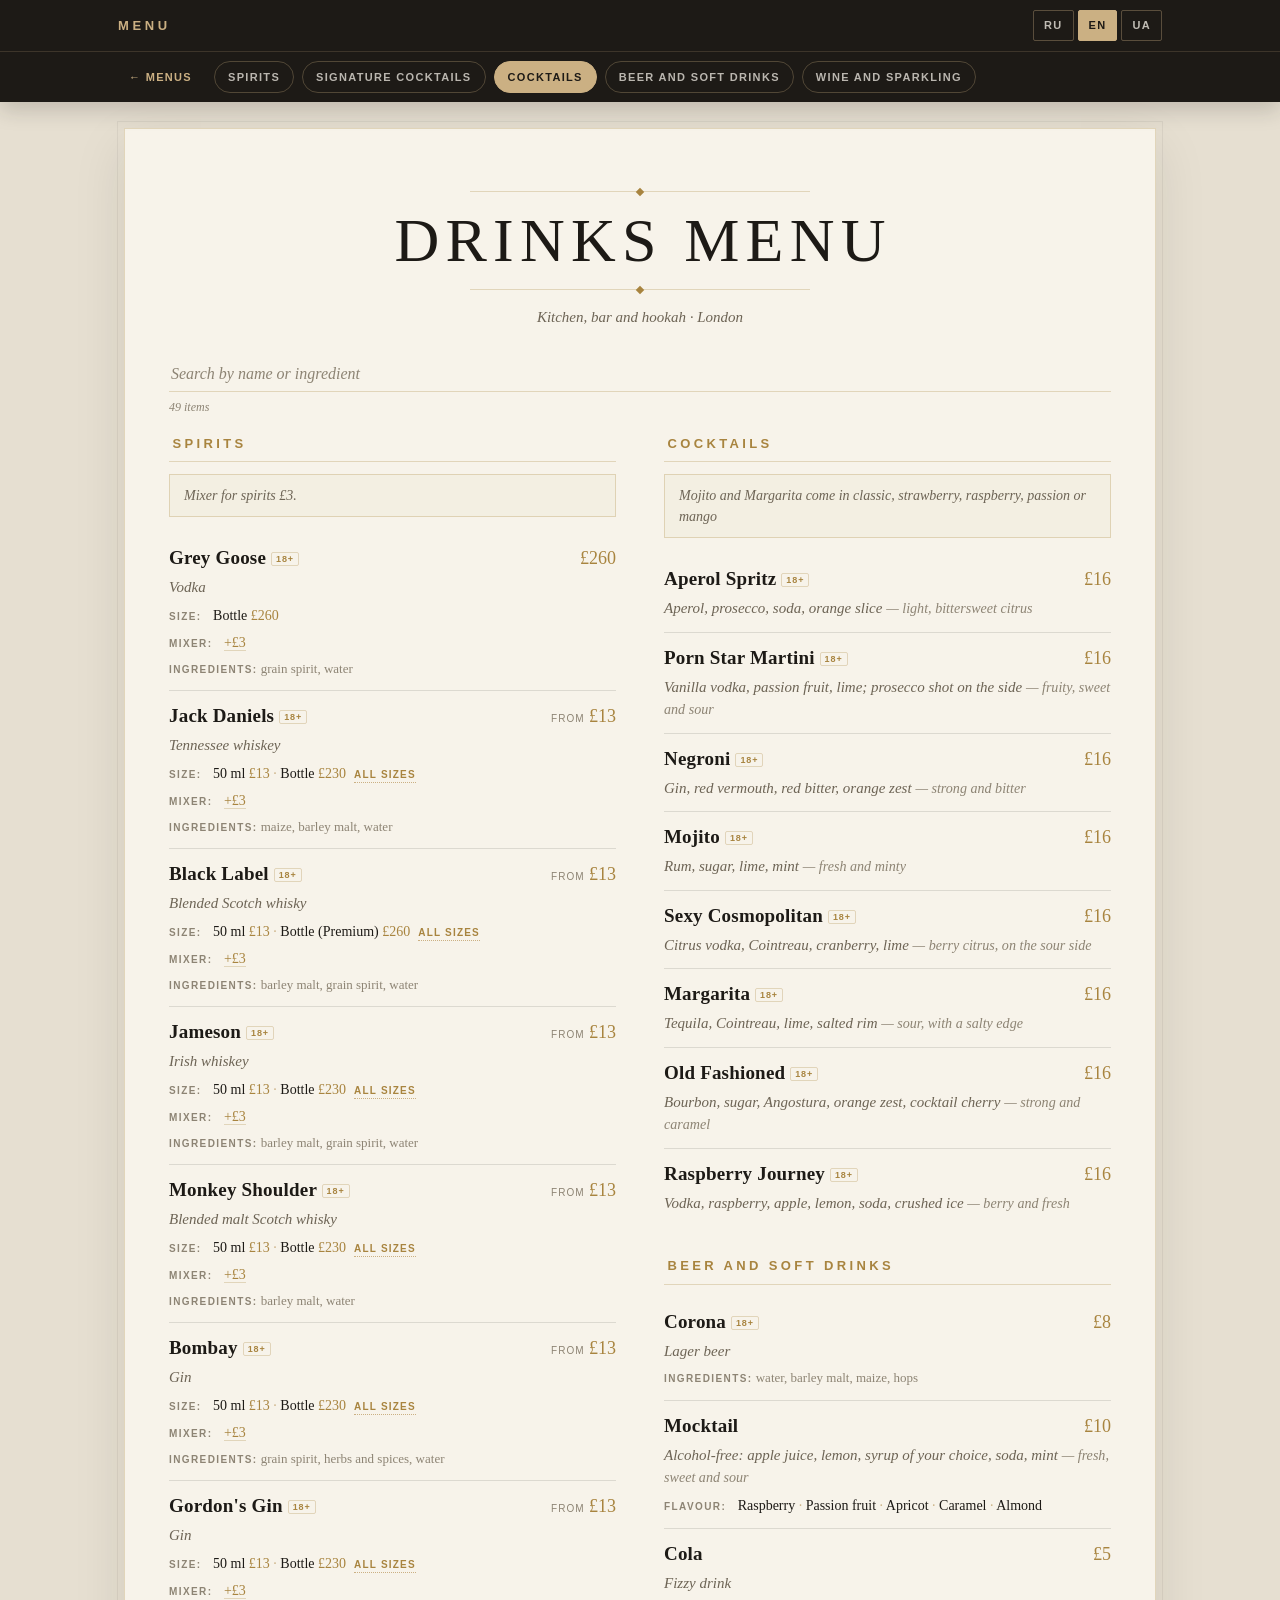
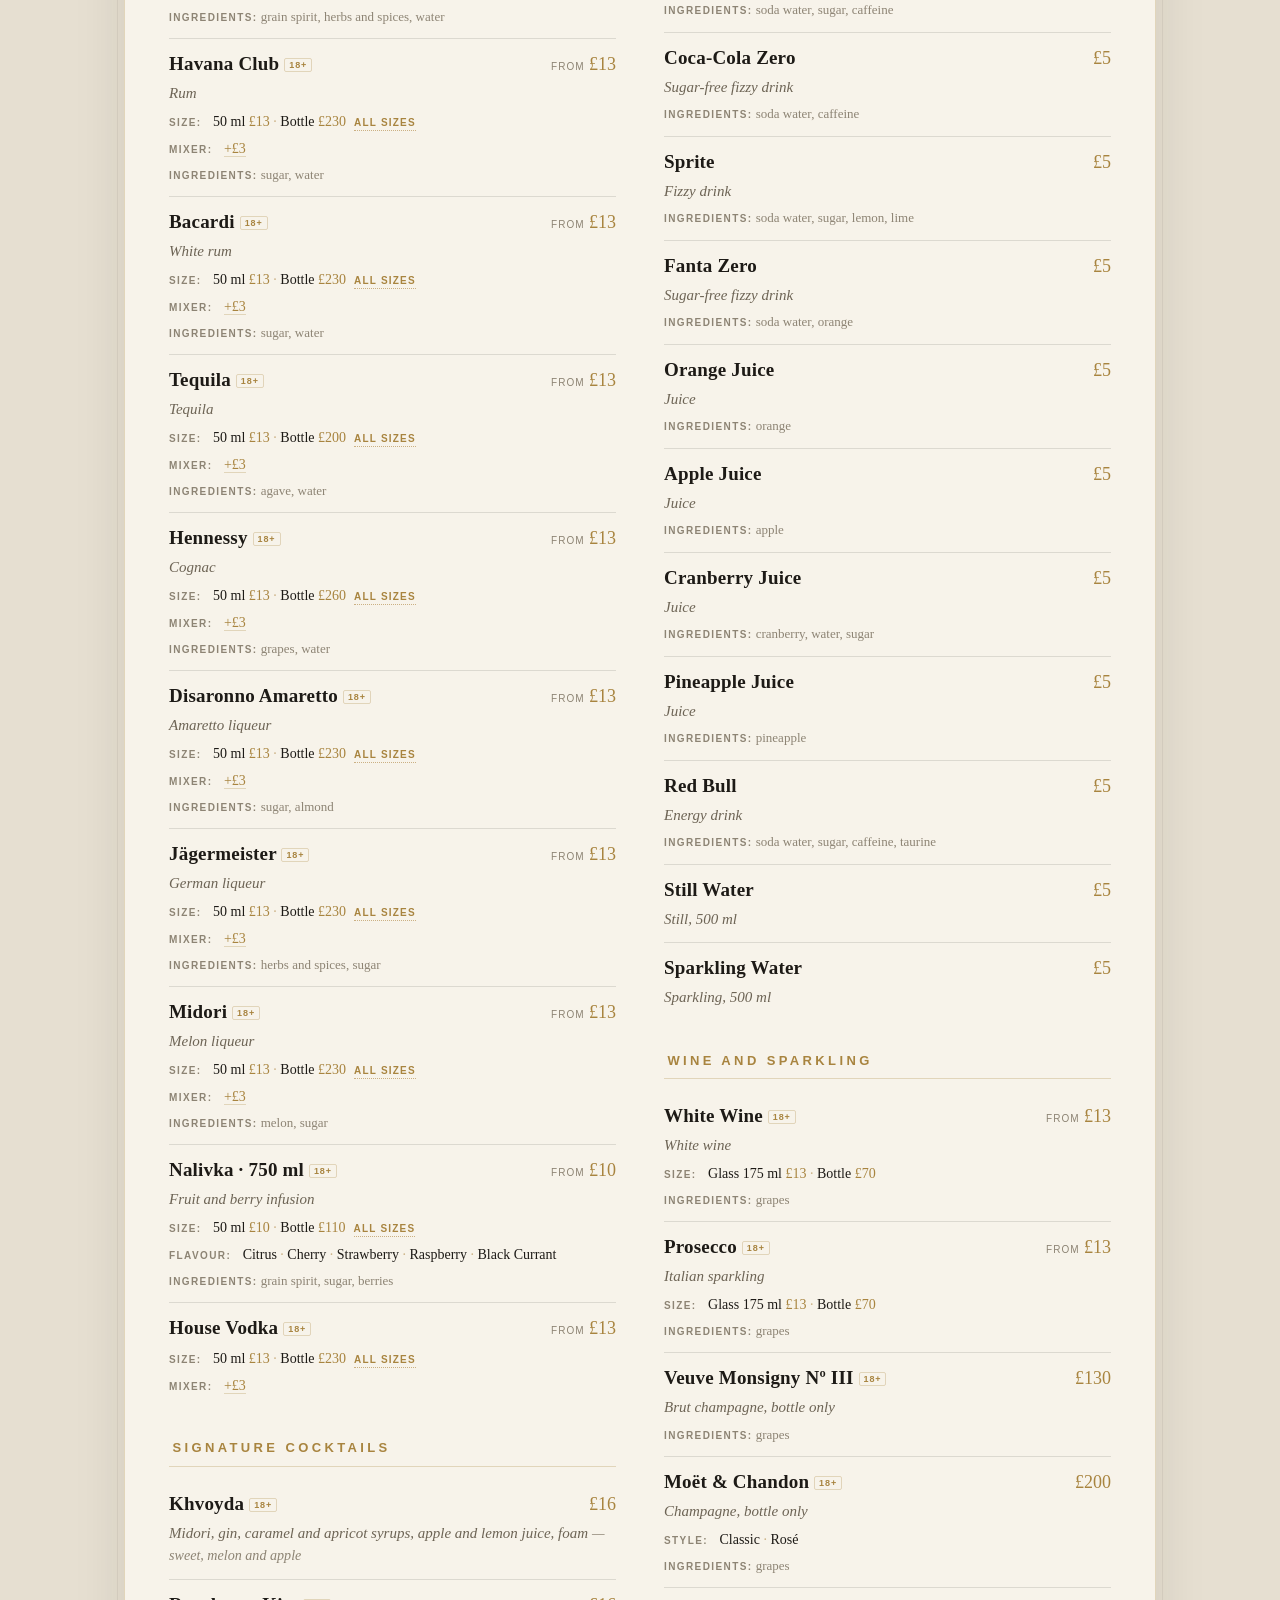
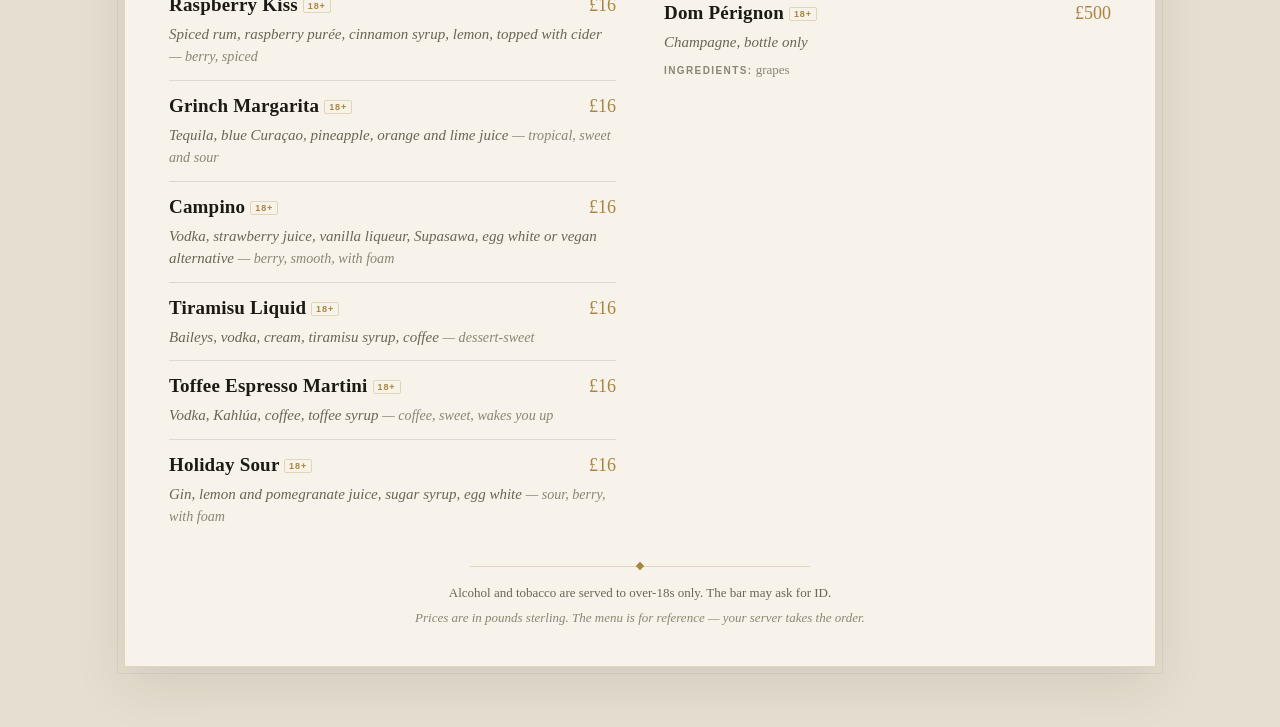
<file: bar-en.html>
<!doctype html>
<html lang="en" class="has-chips">
<head>
<meta charset="utf-8">
<meta name="viewport" content="width=device-width, initial-scale=1, maximum-scale=1, user-scalable=no, viewport-fit=cover">
<title>Drinks menu</title>
<meta name="theme-color" content="#1d1a16">
<meta name="build" content="05c411021d10">
<link rel="manifest" href="site.webmanifest">
<link rel="apple-touch-icon" href="assets/icons/app-180.png">
<meta name="apple-mobile-web-app-capable" content="yes">
<meta name="apple-mobile-web-app-status-bar-style" content="black-translucent">
<meta name="apple-mobile-web-app-title" content="Menu">
<meta name="description" content="Drinks menu">
<link rel="alternate" hreflang="ru" href="bar.html"><link rel="alternate" hreflang="en" href="bar-en.html"><link rel="alternate" hreflang="uk" href="bar-uk.html">
<!-- Сторінку згенеровано: python3 tools/build.py. Правки — у data/ і assets/. -->
<style>
/* ==========================================================================
   Сторінка меню. Друкована картка, а не застосунок: папір, золото,
   антиква. Один світлий режим навмисно — меню має виглядати як надруковане.
   ========================================================================== */

:root {
  --paper:      #f7f3ea;
  --paper-edge: #e6dfd1;
  --ink:        #1d1a16;
  --muted:      #6d6455;
  --faint:      #8d8474;
  --gold:       #a8843f;
  --gold-soft:  #cbb083;
  --line:       rgba(168, 132, 63, .28);
  --line-soft:  rgba(29, 26, 22, .12);

  --serif: "Cormorant Garamond", "Didot", "Bodoni MT", "Playfair Display",
           "Times New Roman", Times, Georgia, serif;
  --sans:  "Inter", "Helvetica Neue", Arial, system-ui, sans-serif;

  --wrap: 1080px;
  color-scheme: light;
}

*, *::before, *::after { box-sizing: border-box; }

/* Подвійний дотик більше не збільшує сторінку: у меню за нього чіпляються
   випадково, і текст стрибає масштабом посеред читання. Щипок двома пальцями
   лишається — тим, кому дрібно, він потрібен. */
html, body { touch-action: manipulation; }

body {
  margin: 0;
  background: var(--paper-edge);
  color: var(--ink);
  font-family: var(--serif);
  font-size: 17px;
  line-height: 1.5;
  -webkit-text-size-adjust: 100%;
  padding-top: calc(var(--bar) + var(--inset));
}

/* Те, чого без скрипта немає сенсу показувати. */
.js-only { display: none; }
.js .js-only { display: block; }

/* ------------------------------------------------------------- шапка --- */
/* Панель прикріплена до верху вікна: марка, мови й розділи стоять на місці,
   а меню проходить під ними. Висота панелі описана змінною — з неї ж
   береться відступ сторінки, щоб перший рядок меню не ховався під панеллю.

   Відступ під системний рядок обмежений навмисно. Без нього годинник і
   заряд лягають просто на панель; з голим env(safe-area-inset-top) деякі
   вбудовані переглядачі повідомляють пів екрана, і над маркою повисає чорна
   смуга. Обмеження лишає рівно висоту системного рядка й не більше. */
:root {
  --bar: 100px;                                  /* марка + стрічка розділів */
  --bar-plain: 50.5px;                           /* на головній стрічки немає */
  --inset: min(env(safe-area-inset-top, 0px), 52px);   /* під системний рядок */
}

.no-chips { --bar: var(--bar-plain); }

.topbar {
  position: fixed;
  top: 0;
  left: 0;
  right: 0;
  z-index: 30;
  padding-top: var(--inset);
  background: #1d1a16;
  box-shadow: 0 8px 20px rgba(29, 26, 22, .18);
}

.site {
  background: #1d1a16;
  color: var(--paper);
}

.site__bar {
  max-width: var(--wrap);
  margin: 0 auto;
  padding: 10px 18px;
  display: flex;
  align-items: center;
  justify-content: space-between;
  gap: 12px;
}

.mark {
  display: inline-flex;
  text-decoration: none;
  font-family: var(--sans);
  font-size: 13px;
  font-weight: 600;
  letter-spacing: .28em;
  color: var(--gold-soft);
  align-items: baseline;
  gap: 8px;
}

.langs { display: flex; gap: 4px; }

.lang {
  text-decoration: none;
  background: transparent;
  border: 1px solid rgba(203, 176, 131, .35);
  color: rgba(247, 243, 234, .75);
  font-family: var(--sans);
  font-size: 11px;
  font-weight: 600;
  letter-spacing: .12em;
  padding: 6px 10px;
  border-radius: 2px;
  cursor: pointer;
  user-select: none;
  transition: background .15s, color .15s, border-color .15s;
}

.lang:hover { border-color: var(--gold-soft); color: var(--paper); }

.lang.is-active {
  background: var(--gold-soft);
  border-color: var(--gold-soft);
  color: #1d1a16;
}

/* ------------------------------------------------- стрічка розділів --- */
.subbar {
  border-top: 1px solid rgba(203, 176, 131, .18);
}

.subbar__inner {
  max-width: var(--wrap);
  margin: 0 auto;
  padding: 8px 12px;
  display: flex;
}

.chips { display: flex; }

/* -------------------------------------------------------------- аркуш --- */
/* Ціль кнопки «нагору». Запас зверху дорівнює висоті панелі, інакше перехід
   лишав би початок аркуша під нею. */
.sheet {
  scroll-margin-top: calc(var(--bar) + var(--inset));
  max-width: var(--wrap);
  margin: 0 auto;
  padding: 18px 12px 40px;
}

.sheet__inner {
  background: var(--paper);
  border: 1px solid var(--line);
  outline: 1px solid rgba(29, 26, 22, .06);
  outline-offset: 6px;
  padding: 34px 20px 30px;
  box-shadow: 0 18px 50px rgba(29, 26, 22, .10);
}

/* ------------------------------------------------------------ титул --- */
.masthead { text-align: center; }

.masthead__title {
  margin: 0;
  font-weight: 400;
  font-size: clamp(30px, 9vw, 62px);
  line-height: 1.05;
  letter-spacing: .1em;
  text-indent: .1em;
  text-transform: uppercase;
}

.masthead__sub {
  margin: 10px 0 0;
  font-style: italic;
  color: var(--muted);
  font-size: 15px;
}

/* Тонка лінія з ромбом посередині — розділювач із друкованої картки. */
.rule {
  height: 1px;
  background: var(--line);
  margin: 16px auto;
  max-width: 340px;
  position: relative;
}

.rule--diamond::after {
  content: "";
  position: absolute;
  left: 50%;
  top: 50%;
  width: 6px;
  height: 6px;
  background: var(--gold);
  transform: translate(-50%, -50%) rotate(45deg);
}

/* ---------------------------------------------------------- панель --- */
/* Пошук лишається на аркуші й гортається разом із ним: липким тут має бути
   лише те, чим гість користується постійно, — розділи. */
.toolbar { margin: 24px 0 4px; }

.field { position: relative; }

.field input {
  width: 100%;
  appearance: none;
  background: transparent;
  border: 0;
  border-bottom: 1px solid var(--line);
  padding: 8px 30px 8px 2px;
  font-family: var(--serif);
  font-size: 16px;
  font-style: italic;
  color: var(--ink);
}

.field input::placeholder { color: var(--faint); }

/* власний хрестик уже є — системний лише дублює його */
.field input::-webkit-search-cancel-button { display: none; }

.field input:focus { outline: none; border-bottom-color: var(--gold); }

.field__clear {
  position: absolute;
  right: 0;
  top: 50%;
  transform: translateY(-50%);
  appearance: none;
  background: none;
  border: 0;
  color: var(--faint);
  font-size: 14px;
  cursor: pointer;
  padding: 4px 6px;
}

.chips {
  flex: 1 1 auto;
  min-width: 0;
  gap: 8px;
  overflow-x: auto;
  scrollbar-width: none;
}

.chips::-webkit-scrollbar { display: none; }

.chip {
  flex: 0 0 auto;
  text-decoration: none;
  font-family: var(--sans);
  font-size: 11px;
  font-weight: 600;
  letter-spacing: .12em;
  text-transform: uppercase;
  color: rgba(247, 243, 234, .72);
  border: 1px solid rgba(203, 176, 131, .3);
  border-radius: 999px;
  padding: 7px 13px;
  white-space: nowrap;
  transition: color .15s, border-color .15s, background .15s;
}

.chip:hover { color: var(--paper); border-color: var(--gold-soft); }

/* назад на головну — інша роль, ніж у розділів, тому й вигляд інший */
.chip--back {
  color: var(--gold-soft);
  border-color: transparent;
  padding-left: 4px;
}

.chip--back:hover { color: var(--paper); border-color: transparent; }

.chip--top {
  font-size: 14px;
  line-height: 1;
  padding: 6px 11px;
}

.chip.is-active {
  color: #1d1a16;
  border-color: var(--gold-soft);
  background: var(--gold-soft);
}

.toolbar__count {
  margin: 6px 0 0;
  font-size: 12px;
  font-style: italic;
  color: var(--faint);
}

/* -------------------------------------------------------- головна --- */
/* Розділів десять, і гортати їх згори вниз довго. Тому першим екраном —
   вибір розділу картками. Це звичайні посилання: працюють без скрипта. */
.home { margin: 26px 0 34px; }

.home__pick {
  margin: 0 0 14px;
  font-family: var(--sans);
  font-size: 11px;
  font-weight: 600;
  letter-spacing: .26em;
  text-indent: .26em;
  text-transform: uppercase;
  color: var(--gold);
  text-align: center;
}

.cards {
  display: grid;
  gap: 10px;
}

.card {
  display: flex;
  align-items: center;
  gap: 16px;
  padding: 15px 44px 15px 18px;
  position: relative;
  text-decoration: none;
  color: inherit;
  border: 1px solid var(--line);
  background: linear-gradient(100deg, rgba(168, 132, 63, .05), rgba(168, 132, 63, .01));
  transition: border-color .15s, background .15s;
}

/* ромб замість стрілки — той самий знак, що й у розділювачах картки */
.card::after {
  content: "";
  position: absolute;
  right: 18px;
  top: 50%;
  width: 7px;
  height: 7px;
  background: var(--gold-soft);
  transform: translateY(-50%) rotate(45deg);
  transition: background .15s;
}

.card:hover {
  border-color: var(--gold-soft);
  background: rgba(168, 132, 63, .09);
}

/* меню, яке ще не відкрите: видно, але не веде нікуди */
.card--soon {
  cursor: default;
  background: none;
  border-style: dashed;
}

.card--soon .card__name { color: var(--muted); }
.card--soon .card__icon { color: var(--line); }
.card--soon .card__meta { color: var(--gold); }
.card--soon::after { display: none; }
.card--soon:hover { border-color: var(--line); background: none; }

.card:hover::after { background: var(--gold); }

.card__icon {
  flex: 0 0 auto;
  width: 42px;
  height: 42px;
  color: var(--gold-soft);
  transition: color .15s;
}

.card__icon svg { width: 100%; height: 100%; display: block; }

.card:hover .card__icon { color: var(--gold); }

.card__text {
  display: flex;
  flex-direction: column;
  gap: 3px;
  min-width: 0;
}

.card__name {
  font-size: 21px;
  font-weight: 700;
  line-height: 1.2;
}

.card__meta {
  font-family: var(--sans);
  font-size: 10px;
  font-weight: 600;
  letter-spacing: .14em;
  text-transform: uppercase;
  color: var(--faint);
}

/* ---------------------------------------------------------- розділи --- */
.menu { margin-top: 18px; }

.section {
  break-inside: avoid;
  margin: 0 0 34px;
  scroll-margin-top: calc(var(--bar) + var(--inset) + 12px);
}

.section__head { margin-bottom: 12px; }

.section__title {
  margin: 0 0 6px;
  font-family: var(--sans);
  font-size: 13px;
  font-weight: 600;
  letter-spacing: .26em;
  text-indent: .26em;
  text-transform: uppercase;
  color: var(--gold);
  border-bottom: 1px solid var(--line);
  padding-bottom: 8px;
}

.note {
  margin: 0 0 16px;
  border: 1px solid var(--line);
  padding: 10px 14px;
  font-style: italic;
  font-size: 14px;
  color: var(--muted);
  background: rgba(168, 132, 63, .045);
}

/* ---------------------------------------------------------- позиція --- */
.item {
  padding: 12px 0;
  border-bottom: 1px solid var(--line-soft);
}

.item:last-child { border-bottom: 0; }

.item__head {
  display: flex;
  align-items: baseline;
  justify-content: space-between;
  gap: 14px;
}

.item__name {
  margin: 0;
  font-size: 19px;
  font-weight: 700;
  line-height: 1.25;
  letter-spacing: .01em;
}

.item__price {
  margin: 0;
  flex: 0 0 auto;
  font-size: 18px;
  color: var(--gold);
  white-space: nowrap;
}

.item__from {
  font-family: var(--sans);
  font-size: 10px;
  letter-spacing: .1em;
  text-transform: uppercase;
  color: var(--faint);
}

.badge {
  font-family: var(--sans);
  font-size: 9px;
  font-weight: 700;
  letter-spacing: .1em;
  vertical-align: middle;
  color: var(--gold);
  border: 1px solid var(--line);
  border-radius: 2px;
  padding: 1px 4px;
}

/* Новинку видно з-поміж решти: та сама плашка, але залита золотом. Вона
   стоїть у стрічці назви поруч із «18+», тож лишається дрібною. */
.badge--new {
  color: var(--paper);
  background: var(--gold);
  border-color: var(--gold);
}

.item__desc {
  margin: 4px 0 0;
  font-style: italic;
  font-size: 15px;
  color: var(--muted);
}

.item__taste {
  color: var(--faint);
  font-size: .94em;
}

.item__opt {
  margin: 6px 0 0;
  font-size: 14px;
  color: var(--ink);
}

.item__optLabel .item__add {
  font-family: var(--sans);
  font-size: 10px;
  letter-spacing: .1em;
  border-bottom: 0;
}

.item__optLabel {
  font-family: var(--sans);
  font-size: 10px;
  font-weight: 600;
  letter-spacing: .14em;
  text-transform: uppercase;
  color: var(--faint);
  margin-right: 8px;
}

.choice { white-space: nowrap; }
.choice__price { color: var(--gold); }

/* доплата зверху до ціни позиції — має читатися як ціна, а не як варіант */
.item__add {
  color: var(--gold);
  border-bottom: 1px solid var(--line);
}
.sep { color: var(--gold-soft); }

.more { display: inline; }

.more__summary {
  display: inline;
  list-style: none;
  cursor: pointer;
  margin-left: 8px;
  font-family: var(--sans);
  font-size: 10px;
  font-weight: 600;
  letter-spacing: .12em;
  text-transform: uppercase;
  color: var(--gold);
  border-bottom: 1px dotted var(--gold-soft);
}

.more__summary::-webkit-details-marker { display: none; }
.more[open] .more__summary { color: var(--faint); border-bottom-color: transparent; }

.more__list {
  margin: 5px 0 0;
  padding-left: 12px;
  border-left: 1px solid var(--line);
  font-size: 13px;
  color: var(--muted);
}

.item__ing {
  margin: 6px 0 0;
  font-size: 13px;
  color: var(--faint);
}

.item__ingLabel {
  font-family: var(--sans);
  font-size: 10px;
  font-weight: 600;
  letter-spacing: .14em;
  text-transform: uppercase;
}

.empty {
  margin: 30px 0;
  text-align: center;
  font-style: italic;
  color: var(--muted);
}

/* ------------------------------------------------------------- підвал --- */
.foot {
  margin-top: 26px;
  text-align: center;
  font-size: 13px;
  color: var(--muted);
}

.foot p { margin: 6px 0 0; }
.foot__fine { color: var(--faint); font-style: italic; }

/* ----------------------------------------------------------- знижка --- */
/* Правило знижки стоїть над меню й читається без скрипта. У самі дні знижки
   скрипт міняє текст на «сьогодні діє» і підсвічує рядок золотом — щоб гість
   не рахував у голові, а бачив, що ціни вже нижчі. */
.promo {
  margin: 0 0 18px;
  border: 1px solid var(--line);
  border-left: 3px solid var(--gold-soft);
  padding: 10px 14px;
  font-size: 14px;
  color: var(--muted);
  background: rgba(168, 132, 63, .045);
}

.promo.is-on {
  border-left-color: var(--gold);
  color: var(--ink);
  background: rgba(168, 132, 63, .12);
}

.home .promo { margin: 22px 0 0; text-align: center; border-left-width: 1px; }

/* ------------------------------------------------------- за розбите --- */
/* Плата за розбите стоїть у хвості меню й навмисно не схожа на позиції:
   без рамки-картки, дрібнішим кеглем. Гість має її знайти, коли шукатиме,
   але вона не має перебивати кальяни, по які він прийшов. */
.damages {
  margin: 26px 0 0;
  border-top: 1px solid var(--line);
  padding-top: 14px;
}
.damages__title {
  margin: 0;
  font-size: 13px;
  letter-spacing: .16em;
  text-transform: uppercase;
  color: var(--gold);
}
.damages__note { margin: 6px 0 10px; font-size: 14px; font-style: italic; color: var(--muted); }
.damages__list { margin: 0; padding: 0; list-style: none; }
.damages__row {
  display: flex;
  justify-content: space-between;
  gap: 12px;
  padding: 5px 0;
  border-bottom: 1px dotted var(--line);
  font-size: 15px;
}
.damages__row:last-child { border-bottom: 0; }
.damages__price { color: var(--gold); white-space: nowrap; }

/* ----------------------------------------------------------- нагору --- */
/* Барне меню довге: щоб повернутися до розділів угорі, гостю довелося б довго
   гортати. Кнопка зʼявляється, коли до верху вже далеко, і стоїть у нижньому
   кутку — під великим пальцем, але збоку від назв і цін. */
.totop {
  position: fixed;
  right: 14px;
  bottom: calc(16px + env(safe-area-inset-bottom, 0px));
  z-index: 5;
  width: 46px;
  height: 46px;
  border: 1px solid var(--gold);
  border-radius: 50%;
  background: rgba(29, 26, 22, .92);
  color: var(--gold-soft);
  font-size: 20px;
  line-height: 1;
  cursor: pointer;
  box-shadow: 0 3px 10px rgba(29, 26, 22, .25);
  opacity: 0;
  visibility: hidden;
  transition: opacity .18s ease, visibility .18s ease;
}

.totop.is-on { opacity: 1; visibility: visible; }

@media (prefers-reduced-motion: reduce) {
  .totop { transition: none; }
}

/* ------------------------------------------------------- широкий екран --- */
@media (min-width: 560px) {
  .cards { grid-template-columns: 1fr 1fr; }
}

@media (min-width: 860px) {
  .sheet { padding: 26px 24px 60px; }
  .sheet__inner { padding: 46px 44px 38px; }
  :root { --bar: 102px; }
  .toolbar { margin: 28px 0 6px; }
  .subbar__inner { padding: 9px 24px; }

  .menu {
    columns: 2;
    column-gap: 48px;
  }

  .home { margin: 30px 0 40px; }

  .section { margin-bottom: 30px; }
}

@media (min-width: 1200px) {
  body { font-size: 18px; }
}

/* --------------------------------------------------------------- друк --- */
@media print {
  .topbar, .toolbar, .totop { display: none !important; }
  body { background: #fff; }
  .sheet__inner { box-shadow: none; border-color: #bbb; }
  .menu { columns: 2; column-gap: 34px; }
}

</style>
</head>
<body data-stem="bar" data-lang="en">
<script type="application/json" id="promo">{"full": [{"from": 7920, "to": 540}], "except": [{"from": "2026-08-30T09:00", "to": "2026-08-31T12:00", "note": "This weekend full price runs until Monday 12:00."}], "hand": {"mode": "off", "until": ""}}</script>

<!-- Панель прикріплена до верху: меню проходить під нею, вона не рухається. -->
<div class="topbar">
  <header class="site">
    <div class="site__bar">
      <a class="mark" href="index-en.html" title="Menus"
         aria-label="Menus">MENU</a>
      <nav class="langs" aria-label="Language"><a class="lang" href="bar.html" hreflang="ru" title="Русский" data-lang="ru">RU</a><a class="lang is-active" href="bar-en.html" hreflang="en" title="English" data-lang="en">EN</a><a class="lang" href="bar-uk.html" hreflang="uk" title="Українська" data-lang="uk">UA</a></nav>
    </div>
  </header>
  <nav class="subbar" aria-label="Sections"><div class="subbar__inner"><nav class="chips" id="chips" aria-label="Sections"><a class="chip chip--back" href="index-en.html">← Menus</a><a class="chip" href="#cat-spirits" data-cat="spirits">Spirits</a><a class="chip" href="#cat-signature" data-cat="signature">Signature cocktails</a><a class="chip" href="#cat-cocktails" data-cat="cocktails">Cocktails</a><a class="chip" href="#cat-beer-soft" data-cat="beer-soft">Beer and soft drinks</a><a class="chip" href="#cat-wine" data-cat="wine">Wine and sparkling</a></nav></div></nav>
</div>

<main class="sheet" id="top">
  <div class="sheet__inner">
  <div class="page" lang="en">


  <div class="masthead">
    <div class="rule rule--diamond" aria-hidden="true"></div>
    <h1 class="masthead__title">Drinks menu</h1>
    <div class="rule rule--diamond" aria-hidden="true"></div>
    <p class="masthead__sub">Kitchen, bar and hookah · London</p>
  </div>

  <div class="toolbar js-only">
    <div class="field">
      <input type="search" autocomplete="off" spellcheck="false"
             placeholder="Search by name or ingredient" aria-label="Search by name or ingredient">
      <button class="field__clear" type="button" title="Clear" hidden>✕</button>
    </div>
    <p class="toolbar__count"
       data-forms="item|items|items"
       data-lang="en">49 items</p>
  </div>

  <p class="promo" data-today="Right now all drinks are 20% off — the prices below already include it.">All drinks are 20% off from Sunday 9:00 until Friday 12:00. From Friday 12:00 to Sunday 9:00 — prices as listed.</p>
  <div class="menu"><section class="section" id="cat-spirits"><header class="section__head"><h2 class="section__title">Spirits</h2></header><p class="note">Mixer for spirits £3.</p><div class="section__items"><article class="item" data-search="grey goose горілка · мікс до міцного — £3. vodka · mixer for spirits £3. водка · микс к крепкому — £3. зерновий спирт grain spirit зерновой спирт вода water вода объем size обʼєм пляшка bottle бутылка мікс mixer микс міцне spirits крепкое"><div class="item__head"><h3 class="item__name">Grey Goose <span class="badge" title="Alcohol. Served to over-18s only — the bar will check ID.">18+</span></h3><p class="item__price"><span data-promo="£208">£260</span></p></div><p class="item__desc">Vodka</p><div class="item__opt"><span class="item__optLabel">Size:</span> <span class="choice"><span class="choice__name">Bottle</span> <span class="choice__price"><span data-promo="£208">£260</span></span></span></div><div class="item__opt"><span class="item__optLabel">Mixer:</span> <span class="item__add">+£3</span></div><p class="item__ing"><span class="item__ingLabel">Ingredients:</span> grain spirit, water</p></article><article class="item" data-search="jack daniels віскі з теннессі · мікс до міцного — £3. tennessee whiskey · mixer for spirits £3. виски из теннесси · микс к крепкому — £3. віскі виски кукурудза maize кукуруза ячмінний солод barley malt ячменный солод вода water вода объем size обʼєм 50 мл 50 ml 50 мл 100 мл 100 ml 100 мл 150 мл 150 ml 150 мл 200 мл 200 ml 200 мл 250 мл 250 ml 250 мл 300 мл 300 ml 300 мл пляшка bottle бутылка мікс mixer микс міцне spirits крепкое"><div class="item__head"><h3 class="item__name">Jack Daniels <span class="badge" title="Alcohol. Served to over-18s only — the bar will check ID.">18+</span></h3><p class="item__price"><span class="item__from">from</span> <span data-promo="£10.40">£13</span></p></div><p class="item__desc">Tennessee whiskey</p><div class="item__opt"><span class="item__optLabel">Size:</span> <span class="choice"><span class="choice__name">50 ml</span> <span class="choice__price"><span data-promo="£10.40">£13</span></span></span> <span class="sep">·</span> <span class="choice"><span class="choice__name">Bottle</span> <span class="choice__price"><span data-promo="£184">£230</span></span></span><details class="more"><summary class="more__summary">all sizes</summary><div class="more__list"><span class="choice"><span class="choice__name">50 ml</span> <span class="choice__price"><span data-promo="£10.40">£13</span></span></span> <span class="sep">·</span> <span class="choice"><span class="choice__name">100 ml</span> <span class="choice__price"><span data-promo="£20.80">£26</span></span></span> <span class="sep">·</span> <span class="choice"><span class="choice__name">150 ml</span> <span class="choice__price"><span data-promo="£31.20">£39</span></span></span> <span class="sep">·</span> <span class="choice"><span class="choice__name">200 ml</span> <span class="choice__price"><span data-promo="£41.60">£52</span></span></span> <span class="sep">·</span> <span class="choice"><span class="choice__name">250 ml</span> <span class="choice__price"><span data-promo="£52">£65</span></span></span> <span class="sep">·</span> <span class="choice"><span class="choice__name">300 ml</span> <span class="choice__price"><span data-promo="£62.40">£78</span></span></span> <span class="sep">·</span> <span class="choice"><span class="choice__name">Bottle</span> <span class="choice__price"><span data-promo="£184">£230</span></span></span></div></details></div><div class="item__opt"><span class="item__optLabel">Mixer:</span> <span class="item__add">+£3</span></div><p class="item__ing"><span class="item__ingLabel">Ingredients:</span> maize, barley malt, water</p></article><article class="item" data-search="black label шотландське купажоване віскі · мікс до міцного — £3. blended scotch whisky · mixer for spirits £3. шотландский купажированный виски · микс к крепкому — £3. віскі виски ячмінний солод barley malt ячменный солод зерновий спирт grain spirit зерновой спирт вода water вода объем size обʼєм 50 мл 50 ml 50 мл 100 мл 100 ml 100 мл 150 мл 150 ml 150 мл 200 мл 200 ml 200 мл 250 мл 250 ml 250 мл 300 мл 300 ml 300 мл пляшка (преміум) bottle (premium) бутылка (премиум) мікс mixer микс міцне spirits крепкое"><div class="item__head"><h3 class="item__name">Black Label <span class="badge" title="Alcohol. Served to over-18s only — the bar will check ID.">18+</span></h3><p class="item__price"><span class="item__from">from</span> <span data-promo="£10.40">£13</span></p></div><p class="item__desc">Blended Scotch whisky</p><div class="item__opt"><span class="item__optLabel">Size:</span> <span class="choice"><span class="choice__name">50 ml</span> <span class="choice__price"><span data-promo="£10.40">£13</span></span></span> <span class="sep">·</span> <span class="choice"><span class="choice__name">Bottle (Premium)</span> <span class="choice__price"><span data-promo="£208">£260</span></span></span><details class="more"><summary class="more__summary">all sizes</summary><div class="more__list"><span class="choice"><span class="choice__name">50 ml</span> <span class="choice__price"><span data-promo="£10.40">£13</span></span></span> <span class="sep">·</span> <span class="choice"><span class="choice__name">100 ml</span> <span class="choice__price"><span data-promo="£20.80">£26</span></span></span> <span class="sep">·</span> <span class="choice"><span class="choice__name">150 ml</span> <span class="choice__price"><span data-promo="£31.20">£39</span></span></span> <span class="sep">·</span> <span class="choice"><span class="choice__name">200 ml</span> <span class="choice__price"><span data-promo="£41.60">£52</span></span></span> <span class="sep">·</span> <span class="choice"><span class="choice__name">250 ml</span> <span class="choice__price"><span data-promo="£52">£65</span></span></span> <span class="sep">·</span> <span class="choice"><span class="choice__name">300 ml</span> <span class="choice__price"><span data-promo="£62.40">£78</span></span></span> <span class="sep">·</span> <span class="choice"><span class="choice__name">Bottle (Premium)</span> <span class="choice__price"><span data-promo="£208">£260</span></span></span></div></details></div><div class="item__opt"><span class="item__optLabel">Mixer:</span> <span class="item__add">+£3</span></div><p class="item__ing"><span class="item__ingLabel">Ingredients:</span> barley malt, grain spirit, water</p></article><article class="item" data-search="jameson ірландське віскі · мікс до міцного — £3. irish whiskey · mixer for spirits £3. ирландский виски · микс к крепкому — £3. віскі виски ячмінний солод barley malt ячменный солод зерновий спирт grain spirit зерновой спирт вода water вода объем size обʼєм 50 мл 50 ml 50 мл 100 мл 100 ml 100 мл 150 мл 150 ml 150 мл 200 мл 200 ml 200 мл 250 мл 250 ml 250 мл 300 мл 300 ml 300 мл пляшка bottle бутылка мікс mixer микс міцне spirits крепкое"><div class="item__head"><h3 class="item__name">Jameson <span class="badge" title="Alcohol. Served to over-18s only — the bar will check ID.">18+</span></h3><p class="item__price"><span class="item__from">from</span> <span data-promo="£10.40">£13</span></p></div><p class="item__desc">Irish whiskey</p><div class="item__opt"><span class="item__optLabel">Size:</span> <span class="choice"><span class="choice__name">50 ml</span> <span class="choice__price"><span data-promo="£10.40">£13</span></span></span> <span class="sep">·</span> <span class="choice"><span class="choice__name">Bottle</span> <span class="choice__price"><span data-promo="£184">£230</span></span></span><details class="more"><summary class="more__summary">all sizes</summary><div class="more__list"><span class="choice"><span class="choice__name">50 ml</span> <span class="choice__price"><span data-promo="£10.40">£13</span></span></span> <span class="sep">·</span> <span class="choice"><span class="choice__name">100 ml</span> <span class="choice__price"><span data-promo="£20.80">£26</span></span></span> <span class="sep">·</span> <span class="choice"><span class="choice__name">150 ml</span> <span class="choice__price"><span data-promo="£31.20">£39</span></span></span> <span class="sep">·</span> <span class="choice"><span class="choice__name">200 ml</span> <span class="choice__price"><span data-promo="£41.60">£52</span></span></span> <span class="sep">·</span> <span class="choice"><span class="choice__name">250 ml</span> <span class="choice__price"><span data-promo="£52">£65</span></span></span> <span class="sep">·</span> <span class="choice"><span class="choice__name">300 ml</span> <span class="choice__price"><span data-promo="£62.40">£78</span></span></span> <span class="sep">·</span> <span class="choice"><span class="choice__name">Bottle</span> <span class="choice__price"><span data-promo="£184">£230</span></span></span></div></details></div><div class="item__opt"><span class="item__optLabel">Mixer:</span> <span class="item__add">+£3</span></div><p class="item__ing"><span class="item__ingLabel">Ingredients:</span> barley malt, grain spirit, water</p></article><article class="item" data-search="monkey shoulder шотландське солодове віскі · мікс до міцного — £3. blended malt scotch whisky · mixer for spirits £3. шотландский солодовый виски · микс к крепкому — £3. ячмінний солод barley malt ячменный солод вода water вода объем size обʼєм 50 мл 50 ml 50 мл 100 мл 100 ml 100 мл 150 мл 150 ml 150 мл 200 мл 200 ml 200 мл 250 мл 250 ml 250 мл 300 мл 300 ml 300 мл пляшка bottle бутылка мікс mixer микс міцне spirits крепкое"><div class="item__head"><h3 class="item__name">Monkey Shoulder <span class="badge" title="Alcohol. Served to over-18s only — the bar will check ID.">18+</span></h3><p class="item__price"><span class="item__from">from</span> <span data-promo="£10.40">£13</span></p></div><p class="item__desc">Blended malt Scotch whisky</p><div class="item__opt"><span class="item__optLabel">Size:</span> <span class="choice"><span class="choice__name">50 ml</span> <span class="choice__price"><span data-promo="£10.40">£13</span></span></span> <span class="sep">·</span> <span class="choice"><span class="choice__name">Bottle</span> <span class="choice__price"><span data-promo="£184">£230</span></span></span><details class="more"><summary class="more__summary">all sizes</summary><div class="more__list"><span class="choice"><span class="choice__name">50 ml</span> <span class="choice__price"><span data-promo="£10.40">£13</span></span></span> <span class="sep">·</span> <span class="choice"><span class="choice__name">100 ml</span> <span class="choice__price"><span data-promo="£20.80">£26</span></span></span> <span class="sep">·</span> <span class="choice"><span class="choice__name">150 ml</span> <span class="choice__price"><span data-promo="£31.20">£39</span></span></span> <span class="sep">·</span> <span class="choice"><span class="choice__name">200 ml</span> <span class="choice__price"><span data-promo="£41.60">£52</span></span></span> <span class="sep">·</span> <span class="choice"><span class="choice__name">250 ml</span> <span class="choice__price"><span data-promo="£52">£65</span></span></span> <span class="sep">·</span> <span class="choice"><span class="choice__name">300 ml</span> <span class="choice__price"><span data-promo="£62.40">£78</span></span></span> <span class="sep">·</span> <span class="choice"><span class="choice__name">Bottle</span> <span class="choice__price"><span data-promo="£184">£230</span></span></span></div></details></div><div class="item__opt"><span class="item__optLabel">Mixer:</span> <span class="item__add">+£3</span></div><p class="item__ing"><span class="item__ingLabel">Ingredients:</span> barley malt, water</p></article><article class="item" data-search="bombay джин · мікс до міцного — £3. gin · mixer for spirits £3. джин · микс к крепкому — £3. зерновий спирт grain spirit зерновой спирт трави й спеції herbs and spices травы и специи вода water вода объем size обʼєм 50 мл 50 ml 50 мл 100 мл 100 ml 100 мл 150 мл 150 ml 150 мл 200 мл 200 ml 200 мл 250 мл 250 ml 250 мл 300 мл 300 ml 300 мл пляшка bottle бутылка мікс mixer микс міцне spirits крепкое"><div class="item__head"><h3 class="item__name">Bombay <span class="badge" title="Alcohol. Served to over-18s only — the bar will check ID.">18+</span></h3><p class="item__price"><span class="item__from">from</span> <span data-promo="£10.40">£13</span></p></div><p class="item__desc">Gin</p><div class="item__opt"><span class="item__optLabel">Size:</span> <span class="choice"><span class="choice__name">50 ml</span> <span class="choice__price"><span data-promo="£10.40">£13</span></span></span> <span class="sep">·</span> <span class="choice"><span class="choice__name">Bottle</span> <span class="choice__price"><span data-promo="£184">£230</span></span></span><details class="more"><summary class="more__summary">all sizes</summary><div class="more__list"><span class="choice"><span class="choice__name">50 ml</span> <span class="choice__price"><span data-promo="£10.40">£13</span></span></span> <span class="sep">·</span> <span class="choice"><span class="choice__name">100 ml</span> <span class="choice__price"><span data-promo="£20.80">£26</span></span></span> <span class="sep">·</span> <span class="choice"><span class="choice__name">150 ml</span> <span class="choice__price"><span data-promo="£31.20">£39</span></span></span> <span class="sep">·</span> <span class="choice"><span class="choice__name">200 ml</span> <span class="choice__price"><span data-promo="£41.60">£52</span></span></span> <span class="sep">·</span> <span class="choice"><span class="choice__name">250 ml</span> <span class="choice__price"><span data-promo="£52">£65</span></span></span> <span class="sep">·</span> <span class="choice"><span class="choice__name">300 ml</span> <span class="choice__price"><span data-promo="£62.40">£78</span></span></span> <span class="sep">·</span> <span class="choice"><span class="choice__name">Bottle</span> <span class="choice__price"><span data-promo="£184">£230</span></span></span></div></details></div><div class="item__opt"><span class="item__optLabel">Mixer:</span> <span class="item__add">+£3</span></div><p class="item__ing"><span class="item__ingLabel">Ingredients:</span> grain spirit, herbs and spices, water</p></article><article class="item" data-search="gordonʼs gin джин · мікс до міцного — £3. gin · mixer for spirits £3. джин · микс к крепкому — £3. зерновий спирт grain spirit зерновой спирт трави й спеції herbs and spices травы и специи вода water вода объем size обʼєм 50 мл 50 ml 50 мл 100 мл 100 ml 100 мл 150 мл 150 ml 150 мл 200 мл 200 ml 200 мл 250 мл 250 ml 250 мл 300 мл 300 ml 300 мл пляшка bottle бутылка мікс mixer микс міцне spirits крепкое"><div class="item__head"><h3 class="item__name">Gordon&#x27;s Gin <span class="badge" title="Alcohol. Served to over-18s only — the bar will check ID.">18+</span></h3><p class="item__price"><span class="item__from">from</span> <span data-promo="£10.40">£13</span></p></div><p class="item__desc">Gin</p><div class="item__opt"><span class="item__optLabel">Size:</span> <span class="choice"><span class="choice__name">50 ml</span> <span class="choice__price"><span data-promo="£10.40">£13</span></span></span> <span class="sep">·</span> <span class="choice"><span class="choice__name">Bottle</span> <span class="choice__price"><span data-promo="£184">£230</span></span></span><details class="more"><summary class="more__summary">all sizes</summary><div class="more__list"><span class="choice"><span class="choice__name">50 ml</span> <span class="choice__price"><span data-promo="£10.40">£13</span></span></span> <span class="sep">·</span> <span class="choice"><span class="choice__name">100 ml</span> <span class="choice__price"><span data-promo="£20.80">£26</span></span></span> <span class="sep">·</span> <span class="choice"><span class="choice__name">150 ml</span> <span class="choice__price"><span data-promo="£31.20">£39</span></span></span> <span class="sep">·</span> <span class="choice"><span class="choice__name">200 ml</span> <span class="choice__price"><span data-promo="£41.60">£52</span></span></span> <span class="sep">·</span> <span class="choice"><span class="choice__name">250 ml</span> <span class="choice__price"><span data-promo="£52">£65</span></span></span> <span class="sep">·</span> <span class="choice"><span class="choice__name">300 ml</span> <span class="choice__price"><span data-promo="£62.40">£78</span></span></span> <span class="sep">·</span> <span class="choice"><span class="choice__name">Bottle</span> <span class="choice__price"><span data-promo="£184">£230</span></span></span></div></details></div><div class="item__opt"><span class="item__optLabel">Mixer:</span> <span class="item__add">+£3</span></div><p class="item__ing"><span class="item__ingLabel">Ingredients:</span> grain spirit, herbs and spices, water</p></article><article class="item" data-search="havana club ром · мікс до міцного — £3. rum · mixer for spirits £3. ром · микс к крепкому — £3. цукор sugar сахар вода water вода объем size обʼєм 50 мл 50 ml 50 мл 100 мл 100 ml 100 мл 150 мл 150 ml 150 мл 200 мл 200 ml 200 мл 250 мл 250 ml 250 мл 300 мл 300 ml 300 мл пляшка bottle бутылка мікс mixer микс міцне spirits крепкое"><div class="item__head"><h3 class="item__name">Havana Club <span class="badge" title="Alcohol. Served to over-18s only — the bar will check ID.">18+</span></h3><p class="item__price"><span class="item__from">from</span> <span data-promo="£10.40">£13</span></p></div><p class="item__desc">Rum</p><div class="item__opt"><span class="item__optLabel">Size:</span> <span class="choice"><span class="choice__name">50 ml</span> <span class="choice__price"><span data-promo="£10.40">£13</span></span></span> <span class="sep">·</span> <span class="choice"><span class="choice__name">Bottle</span> <span class="choice__price"><span data-promo="£184">£230</span></span></span><details class="more"><summary class="more__summary">all sizes</summary><div class="more__list"><span class="choice"><span class="choice__name">50 ml</span> <span class="choice__price"><span data-promo="£10.40">£13</span></span></span> <span class="sep">·</span> <span class="choice"><span class="choice__name">100 ml</span> <span class="choice__price"><span data-promo="£20.80">£26</span></span></span> <span class="sep">·</span> <span class="choice"><span class="choice__name">150 ml</span> <span class="choice__price"><span data-promo="£31.20">£39</span></span></span> <span class="sep">·</span> <span class="choice"><span class="choice__name">200 ml</span> <span class="choice__price"><span data-promo="£41.60">£52</span></span></span> <span class="sep">·</span> <span class="choice"><span class="choice__name">250 ml</span> <span class="choice__price"><span data-promo="£52">£65</span></span></span> <span class="sep">·</span> <span class="choice"><span class="choice__name">300 ml</span> <span class="choice__price"><span data-promo="£62.40">£78</span></span></span> <span class="sep">·</span> <span class="choice"><span class="choice__name">Bottle</span> <span class="choice__price"><span data-promo="£184">£230</span></span></span></div></details></div><div class="item__opt"><span class="item__optLabel">Mixer:</span> <span class="item__add">+£3</span></div><p class="item__ing"><span class="item__ingLabel">Ingredients:</span> sugar, water</p></article><article class="item" data-search="bacardi білий ром · мікс до міцного — £3. white rum · mixer for spirits £3. белый ром · микс к крепкому — £3. цукор sugar сахар вода water вода объем size обʼєм 50 мл 50 ml 50 мл 100 мл 100 ml 100 мл 150 мл 150 ml 150 мл 200 мл 200 ml 200 мл 250 мл 250 ml 250 мл 300 мл 300 ml 300 мл пляшка bottle бутылка мікс mixer микс міцне spirits крепкое"><div class="item__head"><h3 class="item__name">Bacardi <span class="badge" title="Alcohol. Served to over-18s only — the bar will check ID.">18+</span></h3><p class="item__price"><span class="item__from">from</span> <span data-promo="£10.40">£13</span></p></div><p class="item__desc">White rum</p><div class="item__opt"><span class="item__optLabel">Size:</span> <span class="choice"><span class="choice__name">50 ml</span> <span class="choice__price"><span data-promo="£10.40">£13</span></span></span> <span class="sep">·</span> <span class="choice"><span class="choice__name">Bottle</span> <span class="choice__price"><span data-promo="£184">£230</span></span></span><details class="more"><summary class="more__summary">all sizes</summary><div class="more__list"><span class="choice"><span class="choice__name">50 ml</span> <span class="choice__price"><span data-promo="£10.40">£13</span></span></span> <span class="sep">·</span> <span class="choice"><span class="choice__name">100 ml</span> <span class="choice__price"><span data-promo="£20.80">£26</span></span></span> <span class="sep">·</span> <span class="choice"><span class="choice__name">150 ml</span> <span class="choice__price"><span data-promo="£31.20">£39</span></span></span> <span class="sep">·</span> <span class="choice"><span class="choice__name">200 ml</span> <span class="choice__price"><span data-promo="£41.60">£52</span></span></span> <span class="sep">·</span> <span class="choice"><span class="choice__name">250 ml</span> <span class="choice__price"><span data-promo="£52">£65</span></span></span> <span class="sep">·</span> <span class="choice"><span class="choice__name">300 ml</span> <span class="choice__price"><span data-promo="£62.40">£78</span></span></span> <span class="sep">·</span> <span class="choice"><span class="choice__name">Bottle</span> <span class="choice__price"><span data-promo="£184">£230</span></span></span></div></details></div><div class="item__opt"><span class="item__optLabel">Mixer:</span> <span class="item__add">+£3</span></div><p class="item__ing"><span class="item__ingLabel">Ingredients:</span> sugar, water</p></article><article class="item" data-search="tequila текіла · мікс до міцного — £3. tequila · mixer for spirits £3. текила · микс к крепкому — £3. агава agave агава вода water вода объем size обʼєм 50 мл 50 ml 50 мл 100 мл 100 ml 100 мл 150 мл 150 ml 150 мл 200 мл 200 ml 200 мл 250 мл 250 ml 250 мл 300 мл 300 ml 300 мл пляшка bottle бутылка мікс mixer микс міцне spirits крепкое"><div class="item__head"><h3 class="item__name">Tequila <span class="badge" title="Alcohol. Served to over-18s only — the bar will check ID.">18+</span></h3><p class="item__price"><span class="item__from">from</span> <span data-promo="£10.40">£13</span></p></div><p class="item__desc">Tequila</p><div class="item__opt"><span class="item__optLabel">Size:</span> <span class="choice"><span class="choice__name">50 ml</span> <span class="choice__price"><span data-promo="£10.40">£13</span></span></span> <span class="sep">·</span> <span class="choice"><span class="choice__name">Bottle</span> <span class="choice__price"><span data-promo="£160">£200</span></span></span><details class="more"><summary class="more__summary">all sizes</summary><div class="more__list"><span class="choice"><span class="choice__name">50 ml</span> <span class="choice__price"><span data-promo="£10.40">£13</span></span></span> <span class="sep">·</span> <span class="choice"><span class="choice__name">100 ml</span> <span class="choice__price"><span data-promo="£20.80">£26</span></span></span> <span class="sep">·</span> <span class="choice"><span class="choice__name">150 ml</span> <span class="choice__price"><span data-promo="£31.20">£39</span></span></span> <span class="sep">·</span> <span class="choice"><span class="choice__name">200 ml</span> <span class="choice__price"><span data-promo="£41.60">£52</span></span></span> <span class="sep">·</span> <span class="choice"><span class="choice__name">250 ml</span> <span class="choice__price"><span data-promo="£52">£65</span></span></span> <span class="sep">·</span> <span class="choice"><span class="choice__name">300 ml</span> <span class="choice__price"><span data-promo="£62.40">£78</span></span></span> <span class="sep">·</span> <span class="choice"><span class="choice__name">Bottle</span> <span class="choice__price"><span data-promo="£160">£200</span></span></span></div></details></div><div class="item__opt"><span class="item__optLabel">Mixer:</span> <span class="item__add">+£3</span></div><p class="item__ing"><span class="item__ingLabel">Ingredients:</span> agave, water</p></article><article class="item" data-search="hennessy коньяк · мікс до міцного — £3. cognac · mixer for spirits £3. коньяк · микс к крепкому — £3. коньяк виноград grapes виноград вода water вода объем size обʼєм 50 мл 50 ml 50 мл 100 мл 100 ml 100 мл 150 мл 150 ml 150 мл 200 мл 200 ml 200 мл 250 мл 250 ml 250 мл 300 мл 300 ml 300 мл пляшка bottle бутылка мікс mixer микс міцне spirits крепкое"><div class="item__head"><h3 class="item__name">Hennessy <span class="badge" title="Alcohol. Served to over-18s only — the bar will check ID.">18+</span></h3><p class="item__price"><span class="item__from">from</span> <span data-promo="£10.40">£13</span></p></div><p class="item__desc">Cognac</p><div class="item__opt"><span class="item__optLabel">Size:</span> <span class="choice"><span class="choice__name">50 ml</span> <span class="choice__price"><span data-promo="£10.40">£13</span></span></span> <span class="sep">·</span> <span class="choice"><span class="choice__name">Bottle</span> <span class="choice__price"><span data-promo="£208">£260</span></span></span><details class="more"><summary class="more__summary">all sizes</summary><div class="more__list"><span class="choice"><span class="choice__name">50 ml</span> <span class="choice__price"><span data-promo="£10.40">£13</span></span></span> <span class="sep">·</span> <span class="choice"><span class="choice__name">100 ml</span> <span class="choice__price"><span data-promo="£20.80">£26</span></span></span> <span class="sep">·</span> <span class="choice"><span class="choice__name">150 ml</span> <span class="choice__price"><span data-promo="£31.20">£39</span></span></span> <span class="sep">·</span> <span class="choice"><span class="choice__name">200 ml</span> <span class="choice__price"><span data-promo="£41.60">£52</span></span></span> <span class="sep">·</span> <span class="choice"><span class="choice__name">250 ml</span> <span class="choice__price"><span data-promo="£52">£65</span></span></span> <span class="sep">·</span> <span class="choice"><span class="choice__name">300 ml</span> <span class="choice__price"><span data-promo="£62.40">£78</span></span></span> <span class="sep">·</span> <span class="choice"><span class="choice__name">Bottle</span> <span class="choice__price"><span data-promo="£208">£260</span></span></span></div></details></div><div class="item__opt"><span class="item__optLabel">Mixer:</span> <span class="item__add">+£3</span></div><p class="item__ing"><span class="item__ingLabel">Ingredients:</span> grapes, water</p></article><article class="item" data-search="disaronno amaretto лікер амаретто · мікс до міцного — £3. amaretto liqueur · mixer for spirits £3. ликер амаретто · микс к крепкому — £3. лікер ликер ликер цукор sugar сахар мигдаль almond миндаль объем size обʼєм 50 мл 50 ml 50 мл 100 мл 100 ml 100 мл 150 мл 150 ml 150 мл 200 мл 200 ml 200 мл 250 мл 250 ml 250 мл 300 мл 300 ml 300 мл пляшка bottle бутылка мікс mixer микс міцне spirits крепкое"><div class="item__head"><h3 class="item__name">Disaronno Amaretto <span class="badge" title="Alcohol. Served to over-18s only — the bar will check ID.">18+</span></h3><p class="item__price"><span class="item__from">from</span> <span data-promo="£10.40">£13</span></p></div><p class="item__desc">Amaretto liqueur</p><div class="item__opt"><span class="item__optLabel">Size:</span> <span class="choice"><span class="choice__name">50 ml</span> <span class="choice__price"><span data-promo="£10.40">£13</span></span></span> <span class="sep">·</span> <span class="choice"><span class="choice__name">Bottle</span> <span class="choice__price"><span data-promo="£184">£230</span></span></span><details class="more"><summary class="more__summary">all sizes</summary><div class="more__list"><span class="choice"><span class="choice__name">50 ml</span> <span class="choice__price"><span data-promo="£10.40">£13</span></span></span> <span class="sep">·</span> <span class="choice"><span class="choice__name">100 ml</span> <span class="choice__price"><span data-promo="£20.80">£26</span></span></span> <span class="sep">·</span> <span class="choice"><span class="choice__name">150 ml</span> <span class="choice__price"><span data-promo="£31.20">£39</span></span></span> <span class="sep">·</span> <span class="choice"><span class="choice__name">200 ml</span> <span class="choice__price"><span data-promo="£41.60">£52</span></span></span> <span class="sep">·</span> <span class="choice"><span class="choice__name">250 ml</span> <span class="choice__price"><span data-promo="£52">£65</span></span></span> <span class="sep">·</span> <span class="choice"><span class="choice__name">300 ml</span> <span class="choice__price"><span data-promo="£62.40">£78</span></span></span> <span class="sep">·</span> <span class="choice"><span class="choice__name">Bottle</span> <span class="choice__price"><span data-promo="£184">£230</span></span></span></div></details></div><div class="item__opt"><span class="item__optLabel">Mixer:</span> <span class="item__add">+£3</span></div><p class="item__ing"><span class="item__ingLabel">Ingredients:</span> sugar, almond</p></article><article class="item" data-search="jägermeister німецький лікер · мікс до міцного — £3. german liqueur · mixer for spirits £3. немецкий ликер · микс к крепкому — £3. лікер ликер ликер jagermeister егермейстер трави й спеції herbs and spices травы и специи цукор sugar сахар объем size обʼєм 50 мл 50 ml 50 мл 100 мл 100 ml 100 мл 150 мл 150 ml 150 мл 200 мл 200 ml 200 мл 250 мл 250 ml 250 мл 300 мл 300 ml 300 мл пляшка bottle бутылка мікс mixer микс міцне spirits крепкое"><div class="item__head"><h3 class="item__name">Jägermeister <span class="badge" title="Alcohol. Served to over-18s only — the bar will check ID.">18+</span></h3><p class="item__price"><span class="item__from">from</span> <span data-promo="£10.40">£13</span></p></div><p class="item__desc">German liqueur</p><div class="item__opt"><span class="item__optLabel">Size:</span> <span class="choice"><span class="choice__name">50 ml</span> <span class="choice__price"><span data-promo="£10.40">£13</span></span></span> <span class="sep">·</span> <span class="choice"><span class="choice__name">Bottle</span> <span class="choice__price"><span data-promo="£184">£230</span></span></span><details class="more"><summary class="more__summary">all sizes</summary><div class="more__list"><span class="choice"><span class="choice__name">50 ml</span> <span class="choice__price"><span data-promo="£10.40">£13</span></span></span> <span class="sep">·</span> <span class="choice"><span class="choice__name">100 ml</span> <span class="choice__price"><span data-promo="£20.80">£26</span></span></span> <span class="sep">·</span> <span class="choice"><span class="choice__name">150 ml</span> <span class="choice__price"><span data-promo="£31.20">£39</span></span></span> <span class="sep">·</span> <span class="choice"><span class="choice__name">200 ml</span> <span class="choice__price"><span data-promo="£41.60">£52</span></span></span> <span class="sep">·</span> <span class="choice"><span class="choice__name">250 ml</span> <span class="choice__price"><span data-promo="£52">£65</span></span></span> <span class="sep">·</span> <span class="choice"><span class="choice__name">300 ml</span> <span class="choice__price"><span data-promo="£62.40">£78</span></span></span> <span class="sep">·</span> <span class="choice"><span class="choice__name">Bottle</span> <span class="choice__price"><span data-promo="£184">£230</span></span></span></div></details></div><div class="item__opt"><span class="item__optLabel">Mixer:</span> <span class="item__add">+£3</span></div><p class="item__ing"><span class="item__ingLabel">Ingredients:</span> herbs and spices, sugar</p></article><article class="item" data-search="midori диневий лікер · мікс до міцного — £3. melon liqueur · mixer for spirits £3. дынный ликер · микс к крепкому — £3. диня melon дыня цукор sugar сахар объем size обʼєм 50 мл 50 ml 50 мл 100 мл 100 ml 100 мл 150 мл 150 ml 150 мл 200 мл 200 ml 200 мл 250 мл 250 ml 250 мл 300 мл 300 ml 300 мл пляшка bottle бутылка мікс mixer микс міцне spirits крепкое"><div class="item__head"><h3 class="item__name">Midori <span class="badge" title="Alcohol. Served to over-18s only — the bar will check ID.">18+</span></h3><p class="item__price"><span class="item__from">from</span> <span data-promo="£10.40">£13</span></p></div><p class="item__desc">Melon liqueur</p><div class="item__opt"><span class="item__optLabel">Size:</span> <span class="choice"><span class="choice__name">50 ml</span> <span class="choice__price"><span data-promo="£10.40">£13</span></span></span> <span class="sep">·</span> <span class="choice"><span class="choice__name">Bottle</span> <span class="choice__price"><span data-promo="£184">£230</span></span></span><details class="more"><summary class="more__summary">all sizes</summary><div class="more__list"><span class="choice"><span class="choice__name">50 ml</span> <span class="choice__price"><span data-promo="£10.40">£13</span></span></span> <span class="sep">·</span> <span class="choice"><span class="choice__name">100 ml</span> <span class="choice__price"><span data-promo="£20.80">£26</span></span></span> <span class="sep">·</span> <span class="choice"><span class="choice__name">150 ml</span> <span class="choice__price"><span data-promo="£31.20">£39</span></span></span> <span class="sep">·</span> <span class="choice"><span class="choice__name">200 ml</span> <span class="choice__price"><span data-promo="£41.60">£52</span></span></span> <span class="sep">·</span> <span class="choice"><span class="choice__name">250 ml</span> <span class="choice__price"><span data-promo="£52">£65</span></span></span> <span class="sep">·</span> <span class="choice"><span class="choice__name">300 ml</span> <span class="choice__price"><span data-promo="£62.40">£78</span></span></span> <span class="sep">·</span> <span class="choice"><span class="choice__name">Bottle</span> <span class="choice__price"><span data-promo="£184">£230</span></span></span></div></details></div><div class="item__opt"><span class="item__optLabel">Mixer:</span> <span class="item__add">+£3</span></div><p class="item__ing"><span class="item__ingLabel">Ingredients:</span> melon, sugar</p></article><article class="item" data-search="nalivka · 750 ml настоянка на ягодах і фруктах fruit and berry infusion настойка на ягодах и фруктах зерновий спирт grain spirit зерновой спирт цукор sugar сахар ягоди berries ягоды объем size обʼєм 50 мл 50 ml 50 мл 100 мл 100 ml 100 мл 150 мл 150 ml 150 мл 200 мл 200 ml 200 мл 250 мл 250 ml 250 мл 300 мл 300 ml 300 мл пляшка bottle бутылка вкус flavour смак цитрус citrus цитрус вишня cherry вишня полуниця strawberry клубника малина raspberry малина чорна смородина black currant черная смородина міцне spirits крепкое"><div class="item__head"><h3 class="item__name">Nalivka · 750 ml <span class="badge" title="Alcohol. Served to over-18s only — the bar will check ID.">18+</span></h3><p class="item__price"><span class="item__from">from</span> <span data-promo="£8">£10</span></p></div><p class="item__desc">Fruit and berry infusion</p><div class="item__opt"><span class="item__optLabel">Size:</span> <span class="choice"><span class="choice__name">50 ml</span> <span class="choice__price"><span data-promo="£8">£10</span></span></span> <span class="sep">·</span> <span class="choice"><span class="choice__name">Bottle</span> <span class="choice__price"><span data-promo="£88">£110</span></span></span><details class="more"><summary class="more__summary">all sizes</summary><div class="more__list"><span class="choice"><span class="choice__name">50 ml</span> <span class="choice__price"><span data-promo="£8">£10</span></span></span> <span class="sep">·</span> <span class="choice"><span class="choice__name">100 ml</span> <span class="choice__price"><span data-promo="£16">£20</span></span></span> <span class="sep">·</span> <span class="choice"><span class="choice__name">150 ml</span> <span class="choice__price"><span data-promo="£24">£30</span></span></span> <span class="sep">·</span> <span class="choice"><span class="choice__name">200 ml</span> <span class="choice__price"><span data-promo="£32">£40</span></span></span> <span class="sep">·</span> <span class="choice"><span class="choice__name">250 ml</span> <span class="choice__price"><span data-promo="£40">£50</span></span></span> <span class="sep">·</span> <span class="choice"><span class="choice__name">300 ml</span> <span class="choice__price"><span data-promo="£48">£60</span></span></span> <span class="sep">·</span> <span class="choice"><span class="choice__name">Bottle</span> <span class="choice__price"><span data-promo="£88">£110</span></span></span></div></details></div><div class="item__opt"><span class="item__optLabel">Flavour:</span> <span class="choice"><span class="choice__name">Citrus</span></span> <span class="sep">·</span> <span class="choice"><span class="choice__name">Cherry</span></span> <span class="sep">·</span> <span class="choice"><span class="choice__name">Strawberry</span></span> <span class="sep">·</span> <span class="choice"><span class="choice__name">Raspberry</span></span> <span class="sep">·</span> <span class="choice"><span class="choice__name">Black Currant</span></span></div><p class="item__ing"><span class="item__ingLabel">Ingredients:</span> grain spirit, sugar, berries</p></article><article class="item" data-search="house vodka    объем size обʼєм 50 мл 50 ml 50 мл 100 мл 100 ml 100 мл 150 мл 150 ml 150 мл 200 мл 200 ml 200 мл 250 мл 250 ml 250 мл 300 мл 300 ml 300 мл пляшка bottle бутылка мікс mixer микс міцне spirits крепкое"><div class="item__head"><h3 class="item__name">House Vodka <span class="badge" title="Alcohol. Served to over-18s only — the bar will check ID.">18+</span></h3><p class="item__price"><span class="item__from">from</span> <span data-promo="£10.40">£13</span></p></div><div class="item__opt"><span class="item__optLabel">Size:</span> <span class="choice"><span class="choice__name">50 ml</span> <span class="choice__price"><span data-promo="£10.40">£13</span></span></span> <span class="sep">·</span> <span class="choice"><span class="choice__name">Bottle</span> <span class="choice__price"><span data-promo="£184">£230</span></span></span><details class="more"><summary class="more__summary">all sizes</summary><div class="more__list"><span class="choice"><span class="choice__name">50 ml</span> <span class="choice__price"><span data-promo="£10.40">£13</span></span></span> <span class="sep">·</span> <span class="choice"><span class="choice__name">100 ml</span> <span class="choice__price"><span data-promo="£20.80">£26</span></span></span> <span class="sep">·</span> <span class="choice"><span class="choice__name">150 ml</span> <span class="choice__price"><span data-promo="£31.20">£39</span></span></span> <span class="sep">·</span> <span class="choice"><span class="choice__name">200 ml</span> <span class="choice__price"><span data-promo="£41.60">£52</span></span></span> <span class="sep">·</span> <span class="choice"><span class="choice__name">250 ml</span> <span class="choice__price"><span data-promo="£52">£65</span></span></span> <span class="sep">·</span> <span class="choice"><span class="choice__name">300 ml</span> <span class="choice__price"><span data-promo="£62.40">£78</span></span></span> <span class="sep">·</span> <span class="choice"><span class="choice__name">Bottle</span> <span class="choice__price"><span data-promo="£184">£230</span></span></span></div></details></div><div class="item__opt"><span class="item__optLabel">Mixer:</span> <span class="item__add">+£3</span></div></article></div></section><section class="section" id="cat-signature"><header class="section__head"><h2 class="section__title">Signature cocktails</h2></header><div class="section__items"><article class="item" data-search="khvoyda мідорі, джин, карамельний і абрикосовий сиропи, яблучний і лимонний сік, пінка — солодкий, динно-яблучний midori, gin, caramel and apricot syrups, apple and lemon juice, foam — sweet, melon and apple мидори, джин, карамельный и абрикосовый сиропы, яблочный и лимонный сок, пенка — сладкий, дынно-яблочный хвойда khvoida мідорі мидори midori диня melon дыня джин gin джин карамельний сироп caramel syrup карамельный сироп абрикосовий сироп apricot syrup абрикосовый сироп яблуко apple яблоко лимон lemon лимон пінка foam пенка авторські коктейлі signature cocktails авторские коктейли"><div class="item__head"><h3 class="item__name">Khvoyda <span class="badge" title="Alcohol. Served to over-18s only — the bar will check ID.">18+</span></h3><p class="item__price"><span data-promo="£12.80">£16</span></p></div><p class="item__desc">Midori, gin, caramel and apricot syrups, apple and lemon juice, foam <span class="item__taste">— sweet, melon and apple</span></p></article><article class="item" data-search="raspberry kiss пряний ром, малинове пюре, корицевий сироп, лимон, сидр доверху — ягідний, пряний spiced rum, raspberry purée, cinnamon syrup, lemon, topped with cider — berry, spiced пряный ром, малиновое пюре, коричный сироп, лимон, сидр доверху — ягодный, пряный распберри кисс малиновый поцелуй малиновий поцілунок raspberry kiss сидр малина ром rum ром малина raspberry малина корицевий сироп cinnamon syrup коричный сироп лимон lemon лимон сидр cider сидр авторські коктейлі signature cocktails авторские коктейли"><div class="item__head"><h3 class="item__name">Raspberry Kiss <span class="badge" title="Alcohol. Served to over-18s only — the bar will check ID.">18+</span></h3><p class="item__price"><span data-promo="£12.80">£16</span></p></div><p class="item__desc">Spiced rum, raspberry purée, cinnamon syrup, lemon, topped with cider <span class="item__taste">— berry, spiced</span></p></article><article class="item" data-search="grinch margarita текіла, блакитний curaçao, ананасовий, апельсиновий і лаймовий сік — тропічний, кисло-солодкий tequila, blue curaçao, pineapple, orange and lime juice — tropical, sweet and sour текила, голубой curaçao, ананасовый, апельсиновый и лаймовый сок — тропический, кисло-сладкий гринч грінч гринч маргарита grinch маргарита кюрасао курасао текіла tequila текила апельсиновий лікер curaçao curaçao orange liqueur апельсиновый ликер curaçao ананас pineapple ананас апельсин orange апельсин лайм lime лайм авторські коктейлі signature cocktails авторские коктейли"><div class="item__head"><h3 class="item__name">Grinch Margarita <span class="badge" title="Alcohol. Served to over-18s only — the bar will check ID.">18+</span></h3><p class="item__price"><span data-promo="£12.80">£16</span></p></div><p class="item__desc">Tequila, blue Curaçao, pineapple, orange and lime juice <span class="item__taste">— tropical, sweet and sour</span></p></article><article class="item" data-search="campino горілка, полуничний сік, ванільний лікер, supasawa, яєчний білок або веганська заміна — ягідний, мʼякий, із пінкою vodka, strawberry juice, vanilla liqueur, supasawa, egg white or vegan alternative — berry, smooth, with foam водка, клубничный сок, ванильный ликер, supasawa, яичный белок или веганская замена — ягодный, мягкий, с пенкой кампино кампіно campino клубника полуниця веган vegan горілка vodka водка полуниця strawberry клубника ваніль vanilla ваниль supasawa supasawa supasawa яйця eggs яйца пінка foam пенка авторські коктейлі signature cocktails авторские коктейли"><div class="item__head"><h3 class="item__name">Campino <span class="badge" title="Alcohol. Served to over-18s only — the bar will check ID.">18+</span></h3><p class="item__price"><span data-promo="£12.80">£16</span></p></div><p class="item__desc">Vodka, strawberry juice, vanilla liqueur, Supasawa, egg white or vegan alternative <span class="item__taste">— berry, smooth, with foam</span></p></article><article class="item" data-search="tiramisu liquid baileys, горілка, вершки, сироп тірамісу, кава — десертний, солодкий baileys, vodka, cream, tiramisu syrup, coffee — dessert-sweet baileys, водка, сливки, сироп тирамису, кофе — десертный, сладкий тирамису тірамісу tiramisu бейлис бейліс baileys десерт вершковий лікер cream liqueur сливочный ликер горілка vodka водка вершки cream сливки сироп тірамісу tiramisu syrup сироп тирамису кава coffee кофе авторські коктейлі signature cocktails авторские коктейли"><div class="item__head"><h3 class="item__name">Tiramisu Liquid <span class="badge" title="Alcohol. Served to over-18s only — the bar will check ID.">18+</span></h3><p class="item__price"><span data-promo="£12.80">£16</span></p></div><p class="item__desc">Baileys, vodka, cream, tiramisu syrup, coffee <span class="item__taste">— dessert-sweet</span></p></article><article class="item" data-search="toffee espresso martini горілка, kahlúa, кава, ірисковий сироп — кавовий, солодкий, бадьорить vodka, kahlúa, coffee, toffee syrup — coffee, sweet, wakes you up водка, kahlúa, кофе, ирисковый сироп — кофейный, сладкий, бодрит эспрессо мартини еспресо мартіні espresso martini тофи тофі ириска калуа kahlua кофе кава горілка vodka водка кавовий лікер coffee liqueur кофейный ликер кава coffee кофе ірисковий сироп toffee syrup ирисковый сироп авторські коктейлі signature cocktails авторские коктейли"><div class="item__head"><h3 class="item__name">Toffee Espresso Martini <span class="badge" title="Alcohol. Served to over-18s only — the bar will check ID.">18+</span></h3><p class="item__price"><span data-promo="£12.80">£16</span></p></div><p class="item__desc">Vodka, Kahlúa, coffee, toffee syrup <span class="item__taste">— coffee, sweet, wakes you up</span></p></article><article class="item" data-search="holiday sour джин, лимонний і гранатовий сік, цукровий сироп, яєчний білок — кислий, ягідний, із пінкою gin, lemon and pomegranate juice, sugar syrup, egg white — sour, berry, with foam джин, лимонный и гранатовый сок, сахарный сироп, яичный белок — кислый, ягодный, с пенкой холидей сауэр холідей сауер holiday sour сауэр гранат granat джин gin джин лимон lemon лимон гранат pomegranate гранат цукровий сироп sugar syrup сахарный сироп яйця eggs яйца пінка foam пенка авторські коктейлі signature cocktails авторские коктейли"><div class="item__head"><h3 class="item__name">Holiday Sour <span class="badge" title="Alcohol. Served to over-18s only — the bar will check ID.">18+</span></h3><p class="item__price"><span data-promo="£12.80">£16</span></p></div><p class="item__desc">Gin, lemon and pomegranate juice, sugar syrup, egg white <span class="item__taste">— sour, berry, with foam</span></p></article></div></section><section class="section" id="cat-cocktails"><header class="section__head"><h2 class="section__title">Cocktails</h2></header><p class="note">Mojito and Margarita come in classic, strawberry, raspberry, passion or mango</p><div class="section__items"><article class="item" data-search="aperol spritz апероль, просекко, содова, долька апельсина — легкий, гірко-цитрусовий aperol, prosecco, soda, orange slice — light, bittersweet citrus апероль, просекко, содовая, долька апельсина — легкий, горько-цитрусовый апероль шприц апероль спритц апероль aperol апероль виноград grapes виноград газована вода soda water газированная вода апельсин orange апельсин коктейлі cocktails коктейли"><div class="item__head"><h3 class="item__name">Aperol Spritz <span class="badge" title="Alcohol. Served to over-18s only — the bar will check ID.">18+</span></h3><p class="item__price"><span data-promo="£12.80">£16</span></p></div><p class="item__desc">Aperol, prosecco, soda, orange slice <span class="item__taste">— light, bittersweet citrus</span></p></article><article class="item" data-search="porn star martini ванільна горілка, маракуя, лайм; шот просекко окремо — фруктовий, солодко-кислий vanilla vodka, passion fruit, lime; prosecco shot on the side — fruity, sweet and sour ванильная водка, маракуйя, лайм; шот просекко отдельно — фруктовый, сладко-кислый porn star porn star martini мартини мартіні порн стар порн стар мартини порн стар мартіні горілка vodka водка ваніль vanilla ваниль маракуя passion fruit маракуйя цукровий сироп sugar syrup сахарный сироп лайм lime лайм виноград grapes виноград коктейлі cocktails коктейли"><div class="item__head"><h3 class="item__name">Porn Star Martini <span class="badge" title="Alcohol. Served to over-18s only — the bar will check ID.">18+</span></h3><p class="item__price"><span data-promo="£12.80">£16</span></p></div><p class="item__desc">Vanilla vodka, passion fruit, lime; prosecco shot on the side <span class="item__taste">— fruity, sweet and sour</span></p></article><article class="item" data-search="negroni джин, червоний вермут, червоний біттер, апельсинова цедра — міцний, гіркий gin, red vermouth, red bitter, orange zest — strong and bitter джин, красный вермут, красный биттер, апельсиновая цедра — крепкий, горький негроні негрони джин gin джин червоний вермут vermouth rosso вермут россо гіркий лікер campari campari bitter горький ликер campari апельсин orange апельсин коктейлі cocktails коктейли"><div class="item__head"><h3 class="item__name">Negroni <span class="badge" title="Alcohol. Served to over-18s only — the bar will check ID.">18+</span></h3><p class="item__price"><span data-promo="£12.80">£16</span></p></div><p class="item__desc">Gin, red vermouth, red bitter, orange zest <span class="item__taste">— strong and bitter</span></p></article><article class="item" data-search="mojito ром, цукор, лайм, мʼята — освіжний, мʼятний · mojito й margarita — на вибір: класичний, полуниця, малина, маракуя, манго rum, sugar, lime, mint — fresh and minty · mojito and margarita come in classic, strawberry, raspberry, passion or mango ром, сахар, лайм, мята — освежающий, мятный · mojito и margarita — на выбор: классический, клубника, малина, маракуйя, манго мохіто мохито ром rum ром цукор sugar сахар лайм lime лайм мʼята mint мята коктейлі cocktails коктейли"><div class="item__head"><h3 class="item__name">Mojito <span class="badge" title="Alcohol. Served to over-18s only — the bar will check ID.">18+</span></h3><p class="item__price"><span data-promo="£12.80">£16</span></p></div><p class="item__desc">Rum, sugar, lime, mint <span class="item__taste">— fresh and minty</span></p></article><article class="item" data-search="sexy cosmopolitan цитрусова горілка, cointreau, журавлина, лайм — ягідно-цитрусовий, кислуватий citrus vodka, cointreau, cranberry, lime — berry citrus, on the sour side цитрусовая водка, cointreau, клюква, лайм — ягодно-цитрусовый, кисловатый cosmopolitan sexy cosmopolitan космо космополитен космополітен секси космополитен горілка vodka водка апельсиновий лікер orange liqueur апельсиновый ликер журавлина cranberry клюква лайм lime лайм маракуя passion fruit маракуйя полуниця strawberry клубника коктейлі cocktails коктейли"><div class="item__head"><h3 class="item__name">Sexy Cosmopolitan <span class="badge" title="Alcohol. Served to over-18s only — the bar will check ID.">18+</span></h3><p class="item__price"><span data-promo="£12.80">£16</span></p></div><p class="item__desc">Citrus vodka, Cointreau, cranberry, lime <span class="item__taste">— berry citrus, on the sour side</span></p></article><article class="item" data-search="margarita текіла, cointreau, лайм, сіль на кромці — кислий, з солоним краєм · mojito й margarita — на вибір: класичний, полуниця, малина, маракуя, манго tequila, cointreau, lime, salted rim — sour, with a salty edge · mojito and margarita come in classic, strawberry, raspberry, passion or mango текила, cointreau, лайм, соль на кромке — кислый, с соленым краем · mojito и margarita — на выбор: классический, клубника, малина, маракуйя, манго маргарита текіла tequila текила апельсиновий лікер orange liqueur апельсиновый ликер лайм lime лайм сироп агави agave syrup сироп агавы сіль salt соль коктейлі cocktails коктейли"><div class="item__head"><h3 class="item__name">Margarita <span class="badge" title="Alcohol. Served to over-18s only — the bar will check ID.">18+</span></h3><p class="item__price"><span data-promo="£12.80">£16</span></p></div><p class="item__desc">Tequila, Cointreau, lime, salted rim <span class="item__taste">— sour, with a salty edge</span></p></article><article class="item" data-search="old fashioned бурбон, цукор, ангостура, апельсинова цедра, коктейльна вишня — міцний, карамельний bourbon, sugar, angostura, orange zest, cocktail cherry — strong and caramel бурбон, сахар, ангостура, апельсиновая цедра, коктейльная вишня — крепкий, карамельный олд фешн олд фешнд олд фэшн олд фэшнд виски віскі бурбон бурбон bourbon бурбон житнє віскі rye whiskey ржаной виски цукор sugar сахар ангостура angostura bitters ангостура апельсин orange апельсин коктейльна вишня cocktail cherry коктейльная вишня коктейлі cocktails коктейли"><div class="item__head"><h3 class="item__name">Old Fashioned <span class="badge" title="Alcohol. Served to over-18s only — the bar will check ID.">18+</span></h3><p class="item__price"><span data-promo="£12.80">£16</span></p></div><p class="item__desc">Bourbon, sugar, Angostura, orange zest, cocktail cherry <span class="item__taste">— strong and caramel</span></p></article><article class="item" data-search="raspberry journey горілка, малина, яблуко, лимон, содова, дроблений лід — ягідний, свіжий vodka, raspberry, apple, lemon, soda, crushed ice — berry and fresh водка, малина, яблоко, лимон, содовая, дробленый лед — ягодный, свежий малиновий малиновый распберри малина горілка vodka водка малина raspberry малина лимон lemon лимон газована вода soda water газированная вода яблуко apple яблоко коктейлі cocktails коктейли"><div class="item__head"><h3 class="item__name">Raspberry Journey <span class="badge" title="Alcohol. Served to over-18s only — the bar will check ID.">18+</span></h3><p class="item__price"><span data-promo="£12.80">£16</span></p></div><p class="item__desc">Vodka, raspberry, apple, lemon, soda, crushed ice <span class="item__taste">— berry and fresh</span></p></article></div></section><section class="section" id="cat-beer-soft"><header class="section__head"><h2 class="section__title">Beer and soft drinks</h2></header><div class="section__items"><article class="item" data-search="corona світле лагер-пиво lager beer светлое лагер-пиво пиво вода water вода ячмінний солод barley malt ячменный солод кукурудза maize кукуруза хміль hops хмель пиво й безалкогольне beer and soft drinks пиво и безалкогольное"><div class="item__head"><h3 class="item__name">Corona <span class="badge" title="Alcohol. Served to over-18s only — the bar will check ID.">18+</span></h3><p class="item__price"><span data-promo="£6.40">£8</span></p></div><p class="item__desc">Lager beer</p><p class="item__ing"><span class="item__ingLabel">Ingredients:</span> water, barley malt, maize, hops</p></article><article class="item" data-search="mocktail без алкоголю: яблучний сік, лимон, сироп на вибір, содова, мʼята — свіжий, солодко-кислий alcohol-free: apple juice, lemon, syrup of your choice, soda, mint — fresh, sweet and sour без алкоголя: яблочный сок, лимон, сироп на выбор, содовая, мята — свежий, сладко-кислый моктейль mocktail безалкогольний коктейль безалкогольный коктейль без алкоголю без алкоголя non-alcoholic alcohol free нульовий яблуко apple яблоко лимон lemon лимон газована вода soda water газированная вода мʼята mint мята малина raspberry малина маракуя passion fruit маракуйя абрикосовий сироп apricot syrup абрикосовый сироп карамельний сироп caramel syrup карамельный сироп мигдалевий сироп оржа orgeat almond syrup миндальный сироп оржа вкус flavour смак малина raspberry малина маракуя passion fruit маракуйя абрикос apricot абрикос карамель caramel карамель мигдаль almond миндаль пиво й безалкогольне beer and soft drinks пиво и безалкогольное"><div class="item__head"><h3 class="item__name">Mocktail</h3><p class="item__price"><span data-promo="£8">£10</span></p></div><p class="item__desc">Alcohol-free: apple juice, lemon, syrup of your choice, soda, mint <span class="item__taste">— fresh, sweet and sour</span></p><div class="item__opt"><span class="item__optLabel">Flavour:</span> <span class="choice"><span class="choice__name">Raspberry</span></span> <span class="sep">·</span> <span class="choice"><span class="choice__name">Passion fruit</span></span> <span class="sep">·</span> <span class="choice"><span class="choice__name">Apricot</span></span> <span class="sep">·</span> <span class="choice"><span class="choice__name">Caramel</span></span> <span class="sep">·</span> <span class="choice"><span class="choice__name">Almond</span></span></div></article><article class="item" data-search="cola газований напій fizzy drink газированный напиток кола cola газована вода soda water газированная вода цукор sugar сахар кофеїн caffeine кофеин пиво й безалкогольне beer and soft drinks пиво и безалкогольное"><div class="item__head"><h3 class="item__name">Cola</h3><p class="item__price"><span data-promo="£4">£5</span></p></div><p class="item__desc">Fizzy drink</p><p class="item__ing"><span class="item__ingLabel">Ingredients:</span> soda water, sugar, caffeine</p></article><article class="item" data-search="coca-cola zero газований напій без цукру sugar-free fizzy drink газированный напиток без сахара газована вода soda water газированная вода кофеїн caffeine кофеин пиво й безалкогольне beer and soft drinks пиво и безалкогольное"><div class="item__head"><h3 class="item__name">Coca-Cola Zero</h3><p class="item__price"><span data-promo="£4">£5</span></p></div><p class="item__desc">Sugar-free fizzy drink</p><p class="item__ing"><span class="item__ingLabel">Ingredients:</span> soda water, caffeine</p></article><article class="item" data-search="sprite газований напій fizzy drink газированный напиток спрайт газована вода soda water газированная вода цукор sugar сахар лимон lemon лимон лайм lime лайм пиво й безалкогольне beer and soft drinks пиво и безалкогольное"><div class="item__head"><h3 class="item__name">Sprite</h3><p class="item__price"><span data-promo="£4">£5</span></p></div><p class="item__desc">Fizzy drink</p><p class="item__ing"><span class="item__ingLabel">Ingredients:</span> soda water, sugar, lemon, lime</p></article><article class="item" data-search="fanta zero газований напій без цукру sugar-free fizzy drink газированный напиток без сахара газована вода soda water газированная вода апельсин orange апельсин пиво й безалкогольне beer and soft drinks пиво и безалкогольное"><div class="item__head"><h3 class="item__name">Fanta Zero</h3><p class="item__price"><span data-promo="£4">£5</span></p></div><p class="item__desc">Sugar-free fizzy drink</p><p class="item__ing"><span class="item__ingLabel">Ingredients:</span> soda water, orange</p></article><article class="item" data-search="orange juice сік juice сок сік сок апельсиновий апельсиновый апельсин orange апельсин пиво й безалкогольне beer and soft drinks пиво и безалкогольное"><div class="item__head"><h3 class="item__name">Orange Juice</h3><p class="item__price"><span data-promo="£4">£5</span></p></div><p class="item__desc">Juice</p><p class="item__ing"><span class="item__ingLabel">Ingredients:</span> orange</p></article><article class="item" data-search="apple juice сік juice сок сік сок яблучний яблочный яблуко apple яблоко пиво й безалкогольне beer and soft drinks пиво и безалкогольное"><div class="item__head"><h3 class="item__name">Apple Juice</h3><p class="item__price"><span data-promo="£4">£5</span></p></div><p class="item__desc">Juice</p><p class="item__ing"><span class="item__ingLabel">Ingredients:</span> apple</p></article><article class="item" data-search="cranberry juice сік juice сок сік сок журавлиновий клюквенный журавлина cranberry клюква вода water вода цукор sugar сахар пиво й безалкогольне beer and soft drinks пиво и безалкогольное"><div class="item__head"><h3 class="item__name">Cranberry Juice</h3><p class="item__price"><span data-promo="£4">£5</span></p></div><p class="item__desc">Juice</p><p class="item__ing"><span class="item__ingLabel">Ingredients:</span> cranberry, water, sugar</p></article><article class="item" data-search="pineapple juice сік juice сок ананас pineapple ананас пиво й безалкогольне beer and soft drinks пиво и безалкогольное"><div class="item__head"><h3 class="item__name">Pineapple Juice</h3><p class="item__price"><span data-promo="£4">£5</span></p></div><p class="item__desc">Juice</p><p class="item__ing"><span class="item__ingLabel">Ingredients:</span> pineapple</p></article><article class="item" data-search="red bull енергетичний напій energy drink энергетический напиток ред булл энергетик енергетик газована вода soda water газированная вода цукор sugar сахар кофеїн caffeine кофеин таурин taurine таурин пиво й безалкогольне beer and soft drinks пиво и безалкогольное"><div class="item__head"><h3 class="item__name">Red Bull</h3><p class="item__price"><span data-promo="£4">£5</span></p></div><p class="item__desc">Energy drink</p><p class="item__ing"><span class="item__ingLabel">Ingredients:</span> soda water, sugar, caffeine, taurine</p></article><article class="item" data-search="still water негазована, 500 мл still, 500 ml негазированная, 500 мл пиво й безалкогольне beer and soft drinks пиво и безалкогольное"><div class="item__head"><h3 class="item__name">Still Water</h3><p class="item__price"><span data-promo="£4">£5</span></p></div><p class="item__desc">Still, 500 ml</p></article><article class="item" data-search="sparkling water газована, 500 мл sparkling, 500 ml газированная, 500 мл пиво й безалкогольне beer and soft drinks пиво и безалкогольное"><div class="item__head"><h3 class="item__name">Sparkling Water</h3><p class="item__price"><span data-promo="£4">£5</span></p></div><p class="item__desc">Sparkling, 500 ml</p></article></div></section><section class="section" id="cat-wine"><header class="section__head"><h2 class="section__title">Wine and sparkling</h2></header><div class="section__items"><article class="item" data-search="white wine біле вино white wine белое вино виноград grapes виноград объем size обʼєм келих 175 мл glass 175 ml бокал 175 мл пляшка bottle бутылка вино й ігристе wine and sparkling вино и игристое"><div class="item__head"><h3 class="item__name">White Wine <span class="badge" title="Alcohol. Served to over-18s only — the bar will check ID.">18+</span></h3><p class="item__price"><span class="item__from">from</span> <span data-promo="£10.40">£13</span></p></div><p class="item__desc">White wine</p><div class="item__opt"><span class="item__optLabel">Size:</span> <span class="choice"><span class="choice__name">Glass 175 ml</span> <span class="choice__price"><span data-promo="£10.40">£13</span></span></span> <span class="sep">·</span> <span class="choice"><span class="choice__name">Bottle</span> <span class="choice__price"><span data-promo="£56">£70</span></span></span></div><p class="item__ing"><span class="item__ingLabel">Ingredients:</span> grapes</p></article><article class="item" data-search="prosecco італійське ігристе italian sparkling итальянское игристое виноград grapes виноград объем size обʼєм келих 175 мл glass 175 ml бокал 175 мл пляшка bottle бутылка вино й ігристе wine and sparkling вино и игристое"><div class="item__head"><h3 class="item__name">Prosecco <span class="badge" title="Alcohol. Served to over-18s only — the bar will check ID.">18+</span></h3><p class="item__price"><span class="item__from">from</span> <span data-promo="£10.40">£13</span></p></div><p class="item__desc">Italian sparkling</p><div class="item__opt"><span class="item__optLabel">Size:</span> <span class="choice"><span class="choice__name">Glass 175 ml</span> <span class="choice__price"><span data-promo="£10.40">£13</span></span></span> <span class="sep">·</span> <span class="choice"><span class="choice__name">Bottle</span> <span class="choice__price"><span data-promo="£56">£70</span></span></span></div><p class="item__ing"><span class="item__ingLabel">Ingredients:</span> grapes</p></article><article class="item" data-search="veuve monsigny nº iii шампанське брют, лише пляшка brut champagne, bottle only шампанское брют, только бутылка монсіньї монсиньи вев монсіньї вдова монсиньи veuve monsigny брют виноград grapes виноград вино й ігристе wine and sparkling вино и игристое"><div class="item__head"><h3 class="item__name">Veuve Monsigny Nº III <span class="badge" title="Alcohol. Served to over-18s only — the bar will check ID.">18+</span></h3><p class="item__price"><span data-promo="£104">£130</span></p></div><p class="item__desc">Brut champagne, bottle only</p><p class="item__ing"><span class="item__ingLabel">Ingredients:</span> grapes</p></article><article class="item" data-search="moët &amp; chandon шампанське, лише пляшка champagne, bottle only шампанское, только бутылка виноград grapes виноград стиль style стиль класичне classic классическое рожеве rosé розовое вино й ігристе wine and sparkling вино и игристое"><div class="item__head"><h3 class="item__name">Moët &amp; Chandon <span class="badge" title="Alcohol. Served to over-18s only — the bar will check ID.">18+</span></h3><p class="item__price"><span data-promo="£160">£200</span></p></div><p class="item__desc">Champagne, bottle only</p><div class="item__opt"><span class="item__optLabel">Style:</span> <span class="choice"><span class="choice__name">Classic</span></span> <span class="sep">·</span> <span class="choice"><span class="choice__name">Rosé</span></span></div><p class="item__ing"><span class="item__ingLabel">Ingredients:</span> grapes</p></article><article class="item" data-search="dom pérignon шампанське, лише пляшка champagne, bottle only шампанское, только бутылка виноград grapes виноград вино й ігристе wine and sparkling вино и игристое"><div class="item__head"><h3 class="item__name">Dom Pérignon <span class="badge" title="Alcohol. Served to over-18s only — the bar will check ID.">18+</span></h3><p class="item__price"><span data-promo="£400">£500</span></p></div><p class="item__desc">Champagne, bottle only</p><p class="item__ing"><span class="item__ingLabel">Ingredients:</span> grapes</p></article></div></section></div>
  <p class="empty" hidden>Nothing found. Try another language or another ingredient.</p>
  
  <button class="totop js-only" type="button" aria-label="Back to top"
          title="Back to top">↑</button>

  <footer class="foot">
    <div class="rule rule--diamond" aria-hidden="true"></div>
    <p>Alcohol and tobacco are served to over-18s only. The bar may ask for ID.</p>
    <p class="foot__fine">Prices are in pounds sterling. The menu is for reference — your server takes the order.</p>
  </footer>
  </div>
  </div>
</main>

<script>
/* ==========================================================================
   Покращення, а не основа. Меню вже в HTML і читається без цього файлу:
   мова — окремі сторінки, розділи — звичайні якорі, обʼєми — <details>.
   Скрипт додає пошук, підсвітку розділу, памʼять про мову й перехід між
   мовами без втрати місця читання.
   ========================================================================== */
(function () {
  'use strict';

  var LANGS = ['ru', 'en', 'uk'];
  var STORAGE_KEY = 'menu-lang';
  var LANG = document.body.getAttribute('data-lang');
  var STEM = document.body.getAttribute('data-stem');

  document.documentElement.className += ' js';

  function barHeight() {
    var bar = document.querySelector('.topbar');
    return bar ? bar.getBoundingClientRect().height : 100;
  }

  /* ------------------------------------------------------------- мова --- */
  /* Сторінка кожної мови окрема, тож перемикач — звичайні посилання. Скрипту
     лишається памʼять: запамʼятати вибір і на наступному заході відкрити ту
     саму мову. Мову браузера навмисно не питаємо — основна мова меню
     російська, і сторінка має відкриватися нею, поки гість не перемкнув. */
  function stored() {
    try {
      var saved = localStorage.getItem(STORAGE_KEY);
      return LANGS.indexOf(saved) > -1 ? saved : null;
    } catch (err) { return null; }
  }

  function remember(code) {
    try { localStorage.setItem(STORAGE_KEY, code); } catch (err) { /* ігноруємо */ }
  }

  /* Пошуковий запит їде разом із мовою: слово в адресі, а не в памʼяті, бо
     сторінка іншої мови — окремий файл і починає з чистого аркуша. */
  function param(name) {
    var hit = location.search.match(new RegExp('[?&]' + name + '=([^&]*)'));
    if (!hit) return '';
    try { return decodeURIComponent(hit[1].replace(/\+/g, ' ')); } catch (err) { return ''; }
  }

  var asked = param('q');

  function langHref(link) {
    var base = link.getAttribute('href').split('#')[0].split('?')[0];
    /* Поки в пошуку щось написано, гість читає не розділ, а знахідки: якір
       розділу відніс би його казна-куди, тож несемо сам запит і лишаємо
       гостя вгорі результатів. */
    var input = document.querySelector('.field input');
    var typed = input ? input.value.trim() : '';
    if (typed) return base + '?q=' + encodeURIComponent(typed);
    var here = currentSection();
    return here ? base + '#cat-' + here : base;
  }

  var links = [].slice.call(document.querySelectorAll('.lang[data-lang]'));

  links.forEach(function (link) {
    link.addEventListener('click', function () {
      remember(link.getAttribute('data-lang'));
      link.href = langHref(link);
    });
  });

  var want = (location.search.match(/[?&]lang=([a-z]{2})/) || [])[1];
  if (LANGS.indexOf(want) === -1) want = stored();

  if (want && want !== LANG) {
    var twin = links.filter(function (l) { return l.getAttribute('data-lang') === want; })[0];
    if (twin) {
      remember(want);
      var to = twin.getAttribute('href').split('#')[0].split('?')[0];
      if (asked) to += '?q=' + encodeURIComponent(asked);
      location.replace(to + location.hash);
      return;
    }
  }
  if (want === LANG) remember(LANG);

  /* ------------------------------------------------------------ пошук --- */
  function fold(text) {
    return (text || '').toLowerCase().replace(/ё/g, 'е').replace(/['’`]/g, 'ʼ').trim();
  }

  /* «1 позиція», «2 позиції», «5 позицій» — форми числа беремо зі сторінки,
     щоб мови жили в даних, а не в скрипті. */
  function countText(n, box) {
    var forms = (box.getAttribute('data-forms') || '').split('|');
    if (forms.length < 3) return n + ' ' + forms[0];
    if (box.getAttribute('data-lang') === 'en') return n + ' ' + (n === 1 ? forms[0] : forms[1]);
    var tens = n % 100, unit = n % 10;
    if (unit === 1 && tens !== 11) return n + ' ' + forms[0];
    if (unit >= 2 && unit <= 4 && (tens < 12 || tens > 14)) return n + ' ' + forms[1];
    return n + ' ' + forms[2];
  }

  var sections = [].slice.call(document.querySelectorAll('.section'));
  var chips = [].slice.call(document.querySelectorAll('.chip[data-cat]'));

  function wireSearch() {
    var input = document.querySelector('.field input');
    var clear = document.querySelector('.field__clear');
    var count = document.querySelector('.toolbar__count');
    var empty = document.querySelector('.empty');
    var items = [].slice.call(document.querySelectorAll('.item'));
    if (!input) return;

    function filter() {
      var query = fold(input.value);
      var shown = 0;

      items.forEach(function (item) {
        var hit = !query || item.getAttribute('data-search').indexOf(query) > -1;
        item.hidden = !hit;
        if (hit) shown++;
      });

      sections.forEach(function (section) {
        section.hidden = !section.querySelector('.item:not([hidden])');
        /* Спільна примітка розділу стосується всього розділу, а не знахідки —
           під час пошуку вона тільки заважає читати результат. */
        var note = section.querySelector('.note');
        if (note) note.hidden = !!query;
      });

      chips.forEach(function (chip) {
        var section = document.getElementById('cat-' + chip.getAttribute('data-cat'));
        chip.hidden = !section || section.hidden;
      });

      if (count) count.textContent = countText(shown, count);
      if (empty) empty.hidden = shown > 0;
      if (clear) clear.hidden = !input.value;
    }

    if (asked) input.value = asked;

    input.addEventListener('input', filter);
    clear.addEventListener('click', function () {
      input.value = '';
      filter();
      input.focus();
    });
    filter();
  }

  /* -------------------------------------------- підсвітка розділу --- */
  var active = '';

  /* Розділ, який гість зараз читає. Запас у 60 px — це висота заголовка:
     одразу після переходу до розділу його заголовок стоїть трохи нижче
     панелі, і без запасу поточним вважався б попередній розділ. */
  function currentSection() {
    var edge = barHeight() + 60;
    var found = '';
    sections.forEach(function (section) {
      /* Схований пошуком розділ не має розмірів, і його верх — нуль: без цієї
         перевірки поточним вважався б останній схований, тобто самий низ меню. */
      if (section.hidden || !section.offsetParent) return;
      if (section.getBoundingClientRect().top <= edge) {
        found = section.id.replace('cat-', '');
      }
    });
    return found || active;
  }

  function wireSpy() {
    if (!sections.length || !chips.length || !window.IntersectionObserver) return;

    var observer = new IntersectionObserver(function (entries) {
      entries.forEach(function (entry) {
        if (!entry.isIntersecting) return;
        active = entry.target.id.replace('cat-', '');
        chips.forEach(function (chip) {
          var on = chip.getAttribute('data-cat') === active;
          chip.classList.toggle('is-active', on);
          if (on) chip.scrollIntoView({ block: 'nearest', inline: 'nearest' });
        });
      });
    }, { rootMargin: '-45% 0px -50% 0px' });

    sections.forEach(function (section) { observer.observe(section); });
  }

  /* ----------------------------------------------------------- нагору --- */
  function wireTop() {
    var button = document.querySelector('.totop');
    if (!button) return;

    /* Півтора екрана — стільки, щоб кнопка не мигтіла на перших рядках, але
       вже стояла напоготові, коли гість справді пішов углиб меню. */
    var deep = false;

    function look() {
      var now = window.pageYOffset > window.innerHeight * 1.5;
      if (now === deep) return;
      deep = now;
      button.classList.toggle('is-on', deep);
    }

    /* Фокус на пошук навмисно не ставимо: на телефоні це підняло б
       клавіатуру, а гість просто хотів повернутися до початку. */
    button.addEventListener('click', function () {
      window.scrollTo({ top: 0, behavior: 'smooth' });
    });

    window.addEventListener('scroll', look, { passive: true });
    look();
  }

  /* ----------------------------------------------------------- знижка --- */
  /* У сторінці надруковані обидві ціни: звичайна текстом, знижкова в
     data-promo. Знижка діє завжди, крім вікон повної ціни — щотижневого
     (пʼятниця 12:00 → неділя 9:00) і разових за датами. Розклад лежить у
     сторінці блоком JSON, час у ньому лондонський. */
  var WEEK = ['Sun', 'Mon', 'Tue', 'Wed', 'Thu', 'Fri', 'Sat'];

  function londonNow() {
    /* Час рахуємо за Лондоном, а не за годинником телефона: гість може
       приїхати з іншим поясом, а знижка привʼязана до годинника бару. */
    var d = new Date();
    try {
      var bits = {};
      new Intl.DateTimeFormat('en-GB', {
        timeZone: 'Europe/London', weekday: 'short', hour12: false,
        year: 'numeric', month: '2-digit', day: '2-digit',
        hour: '2-digit', minute: '2-digit'
      }).formatToParts(d).forEach(function (part) { bits[part.type] = part.value; });

      var day = WEEK.indexOf(String(bits.weekday).slice(0, 3));
      var hour = Number(bits.hour) % 24;          /* деякі браузери кажуть «24» */
      var minute = Number(bits.minute);
      if (day > -1 && hour >= 0 && minute >= 0) {
        return {
          week: day * 1440 + hour * 60 + minute,
          stamp: bits.year + '-' + bits.month + '-' + bits.day + 'T'
                 + (hour < 10 ? '0' : '') + hour + ':' + bits.minute
        };
      }
    } catch (err) { /* старий браузер — рахуємо за телефоном */ }

    function two(n) { return (n < 10 ? '0' : '') + n; }
    return {
      week: d.getDay() * 1440 + d.getHours() * 60 + d.getMinutes(),
      stamp: d.getFullYear() + '-' + two(d.getMonth() + 1) + '-' + two(d.getDate())
             + 'T' + two(d.getHours()) + ':' + two(d.getMinutes())
    };
  }

  /* Вікно може переходити через кінець тижня: пʼятниця 12:00 → неділя 9:00
     починається пізно ввечері тижня й закінчується вже на його початку. */
  function inWeekWindow(minute, from, to) {
    return from <= to ? (minute >= from && minute < to)
                      : (minute >= from || minute < to);
  }

  function wirePromo() {
    var box = document.getElementById('promo');
    var note = document.querySelector('.promo');
    if (!box) return;

    var plan;
    try { plan = JSON.parse(box.textContent); } catch (err) { return; }

    var now = londonNow();
    var full = null;      /* вікно повної ціни, якщо ми зараз у ньому */
    var once = false;     /* і воно разове, а не щотижневе */

    /* Ручна накладка з адмінки старша за графік: вечір іде не за планом —
       бар забирає знижку або лишає її кнопкою. «until» — лондонський час,
       коли накладка спадає сама; порожнє — поки її не приберуть. */
    var hand = plan.hand;
    if (hand && hand.until && now.stamp >= hand.until) hand = null;

    if (hand && hand.mode === 'off') { full = hand; once = true; }
    else if (!hand) {
      (plan['except'] || []).forEach(function (w) {
        if (!full && now.stamp >= w.from && now.stamp < w.to) { full = w; once = true; }
      });
      if (!full) {
        (plan.full || []).forEach(function (w) {
          if (!full && inWeekWindow(now.week, w.from, w.to)) full = w;
        });
      }
    }
    /* hand.mode === 'on' — знижка попри графік: жодного вікна повної ціни. */

    if (full) {
      /* Повна ціна — надруковані ціни й так правильні. А от рядок над меню
         обіцяє знижку, тож у разовому вікні його треба поправити: з
         приміткою він пояснює, чому знижки зараз немає, а без примітки
         зникає зовсім — меню виглядає як звичайне. Щотижневе вікно рядка
         не чіпає: правило в ньому саме й каже, що зараз ціни повні. */
      if (note && full.note) note.textContent = full.note;
      else if (note && once) note.parentNode.removeChild(note);
      return;
    }

    [].slice.call(document.querySelectorAll('[data-promo]')).forEach(function (node) {
      node.textContent = node.getAttribute('data-promo');
    });
    if (note) {
      var on = note.getAttribute('data-today');
      if (on) note.textContent = on;
      note.className = 'promo is-on';
    }
  }

  /* ---------------------------------------------------------- новинки --- */
  /* Плашка «нове» надрукована в сторінці з датою, коли вона має згаснути.
     Сторінки перезбираються не щодня, тож гасить її скрипт — і теж за
     Лондоном, як і знижку: новинка закінчується за годинником бару. */
  function wireNew() {
    var now = londonNow().stamp.slice(0, 10);
    [].slice.call(document.querySelectorAll('.badge--new[data-until]'))
      .forEach(function (node) {
        if (now >= node.getAttribute('data-until')) node.parentNode.removeChild(node);
      });
  }

  wireSearch();
  wireSpy();
  wireTop();
  wirePromo();
  wireNew();

  /* ------------------------------------------------- свіжість меню --- */
  /* Сторінка, додана на екран «Домів», живе в кеші телефона: оновити її
     нічим — адресного рядка немає. Тому вона сама звіряє свій відбиток із
     version.json і, якщо меню змінилося, перезавантажується з новою адресою:
     інакше з кешу приїхала б та сама стара сторінка. */
  function checkFresh() {
    var meta = document.querySelector('meta[name="build"]');
    if (!meta || document.hidden) return;

    fetch('version.json?t=' + Date.now(), { cache: 'no-store' })
      .then(function (r) { return r.json(); })
      .then(function (fresh) {
        if (!fresh.build || fresh.build === meta.content) return;

        /* Якщо ми вже прийшли по цю саме версію, а сторінка все одно стара —
           значить, публікація ще в дорозі. Перезавантажувати вдруге не можна:
           вийде безкінечне коло. */
        var url = new URL(location.href);
        if (url.searchParams.get('v') === fresh.build) return;

        url.searchParams.set('v', fresh.build);
        location.replace(url.toString());
      })
      .catch(function () { /* немає звʼязку — показуємо що є */ });
  }

  checkFresh();
  document.addEventListener('visibilitychange', function () {
    if (!document.hidden) checkFresh();
  });
  window.addEventListener('pageshow', function (e) { if (e.persisted) checkFresh(); });
}());

</script>
</body>
</html>
</file>
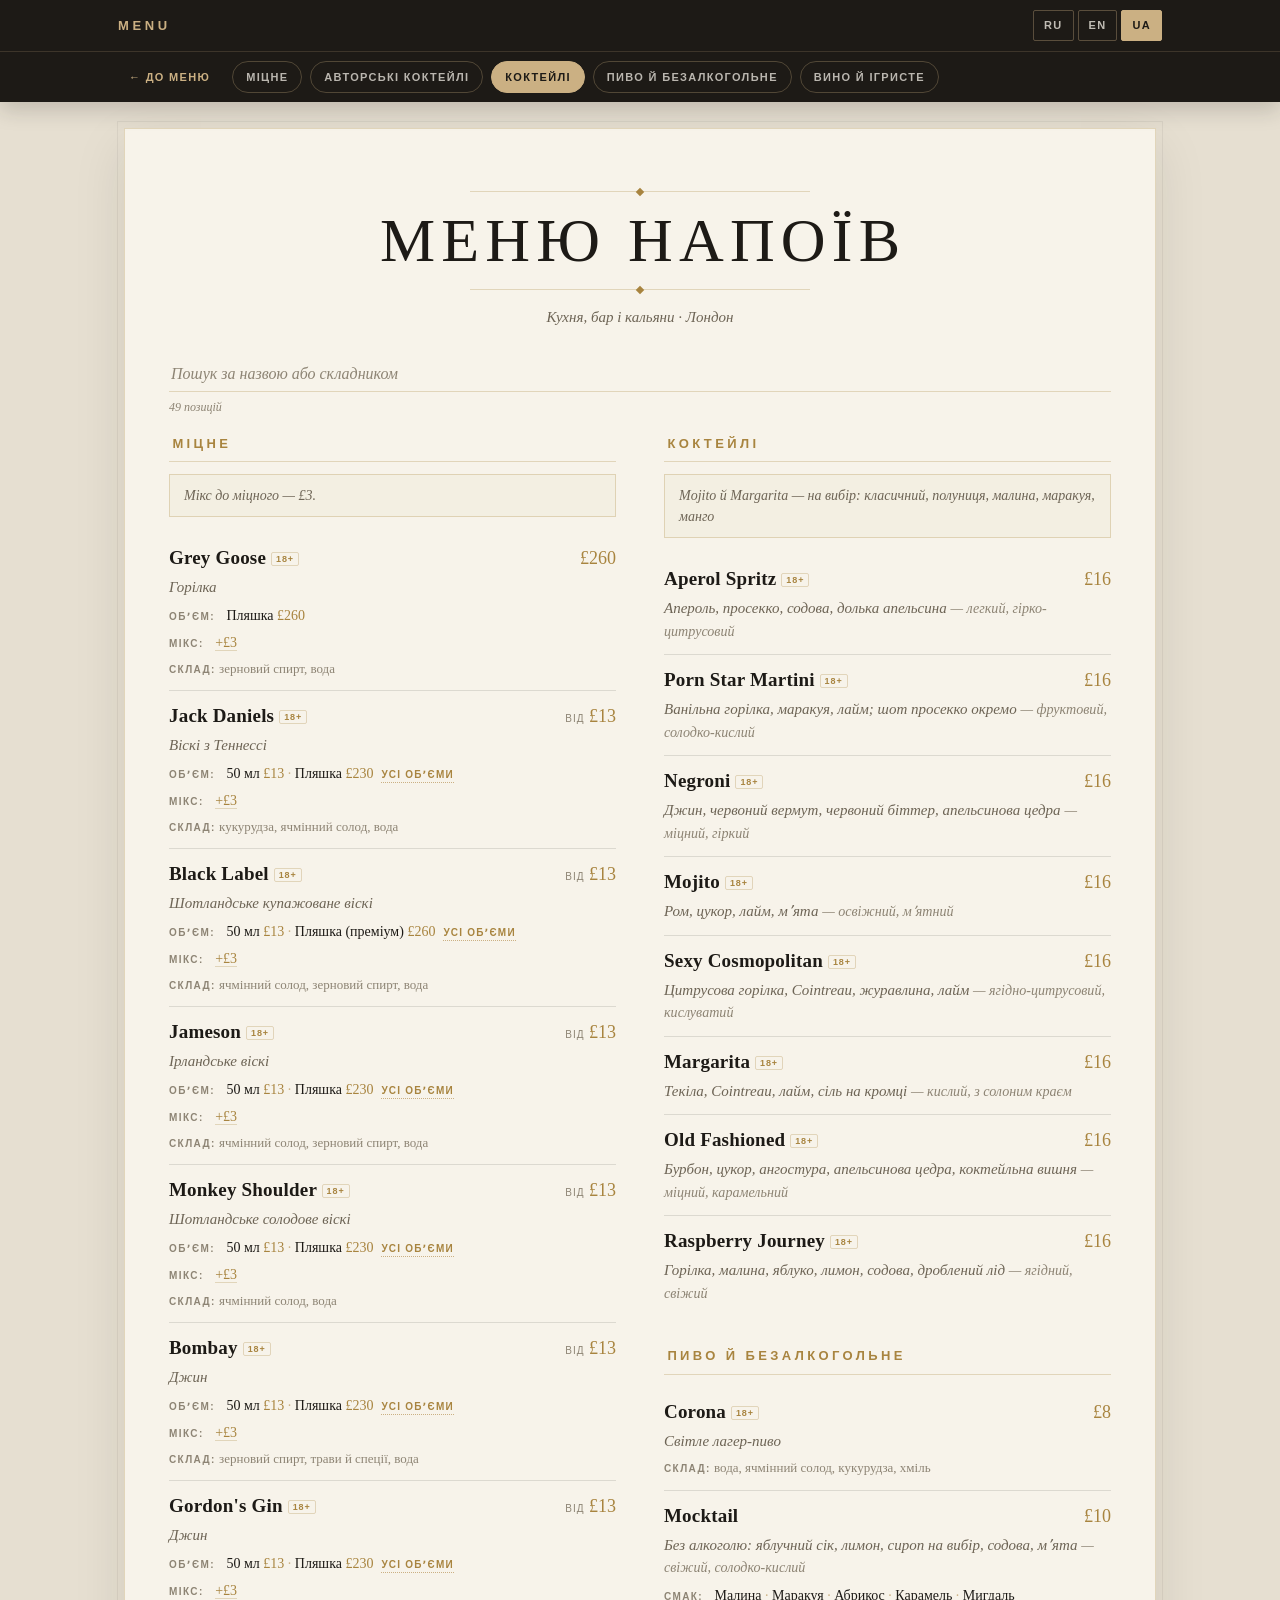
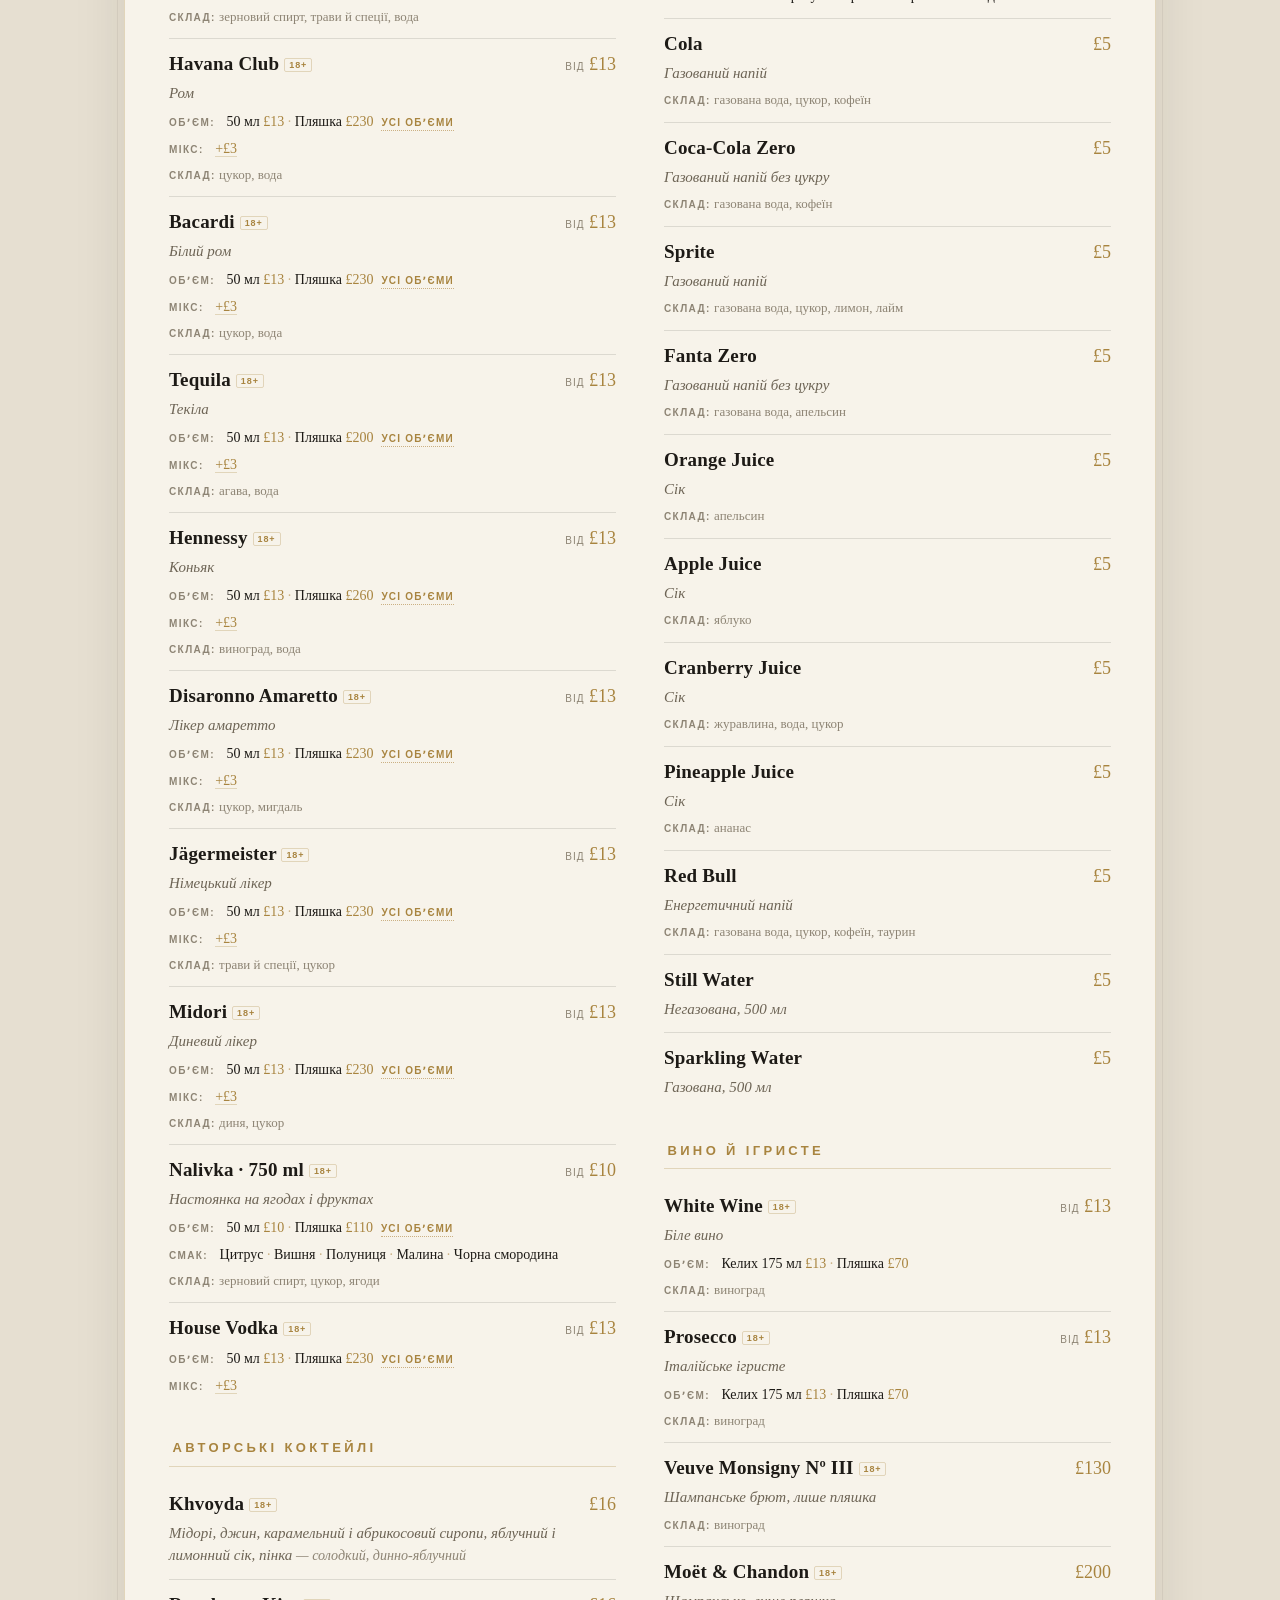
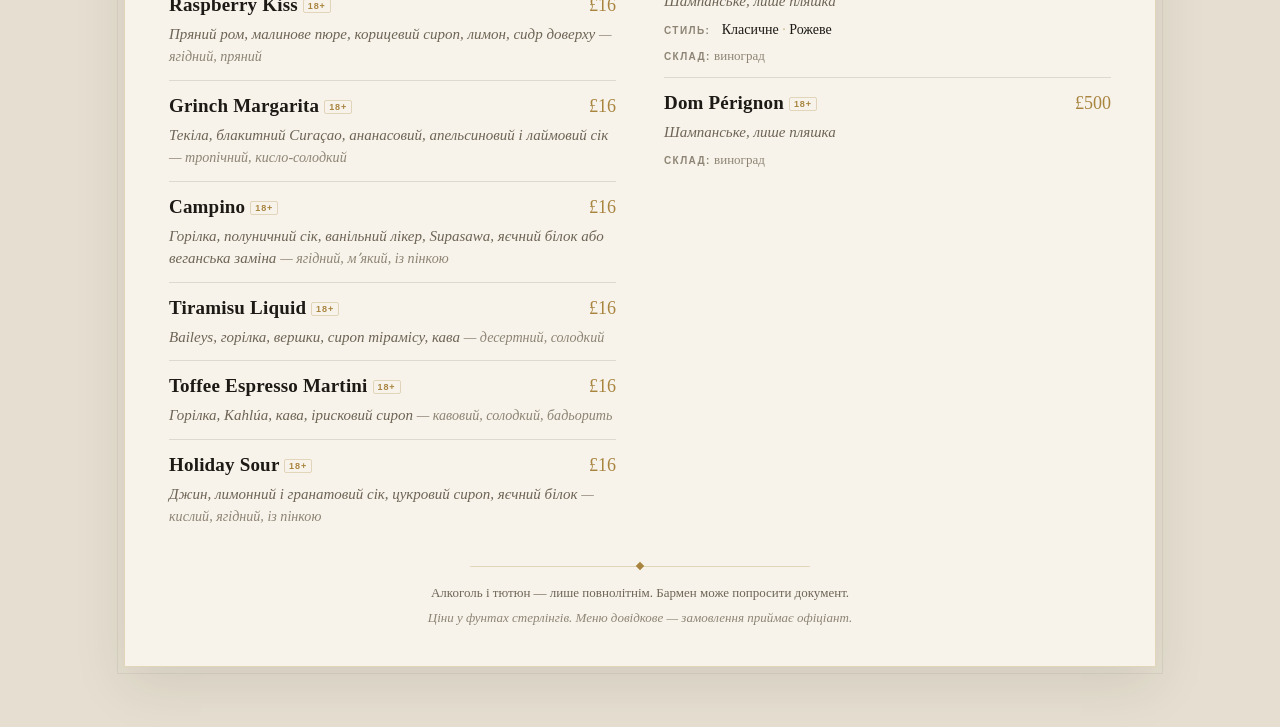
<file: bar-uk.html>
<!doctype html>
<html lang="uk" class="has-chips">
<head>
<meta charset="utf-8">
<meta name="viewport" content="width=device-width, initial-scale=1, maximum-scale=1, user-scalable=no, viewport-fit=cover">
<title>Меню напоїв</title>
<meta name="theme-color" content="#1d1a16">
<meta name="build" content="05c411021d10">
<link rel="manifest" href="site.webmanifest">
<link rel="apple-touch-icon" href="assets/icons/app-180.png">
<meta name="apple-mobile-web-app-capable" content="yes">
<meta name="apple-mobile-web-app-status-bar-style" content="black-translucent">
<meta name="apple-mobile-web-app-title" content="Menu">
<meta name="description" content="Меню напоїв">
<link rel="alternate" hreflang="ru" href="bar.html"><link rel="alternate" hreflang="en" href="bar-en.html"><link rel="alternate" hreflang="uk" href="bar-uk.html">
<!-- Сторінку згенеровано: python3 tools/build.py. Правки — у data/ і assets/. -->
<style>
/* ==========================================================================
   Сторінка меню. Друкована картка, а не застосунок: папір, золото,
   антиква. Один світлий режим навмисно — меню має виглядати як надруковане.
   ========================================================================== */

:root {
  --paper:      #f7f3ea;
  --paper-edge: #e6dfd1;
  --ink:        #1d1a16;
  --muted:      #6d6455;
  --faint:      #8d8474;
  --gold:       #a8843f;
  --gold-soft:  #cbb083;
  --line:       rgba(168, 132, 63, .28);
  --line-soft:  rgba(29, 26, 22, .12);

  --serif: "Cormorant Garamond", "Didot", "Bodoni MT", "Playfair Display",
           "Times New Roman", Times, Georgia, serif;
  --sans:  "Inter", "Helvetica Neue", Arial, system-ui, sans-serif;

  --wrap: 1080px;
  color-scheme: light;
}

*, *::before, *::after { box-sizing: border-box; }

/* Подвійний дотик більше не збільшує сторінку: у меню за нього чіпляються
   випадково, і текст стрибає масштабом посеред читання. Щипок двома пальцями
   лишається — тим, кому дрібно, він потрібен. */
html, body { touch-action: manipulation; }

body {
  margin: 0;
  background: var(--paper-edge);
  color: var(--ink);
  font-family: var(--serif);
  font-size: 17px;
  line-height: 1.5;
  -webkit-text-size-adjust: 100%;
  padding-top: calc(var(--bar) + var(--inset));
}

/* Те, чого без скрипта немає сенсу показувати. */
.js-only { display: none; }
.js .js-only { display: block; }

/* ------------------------------------------------------------- шапка --- */
/* Панель прикріплена до верху вікна: марка, мови й розділи стоять на місці,
   а меню проходить під ними. Висота панелі описана змінною — з неї ж
   береться відступ сторінки, щоб перший рядок меню не ховався під панеллю.

   Відступ під системний рядок обмежений навмисно. Без нього годинник і
   заряд лягають просто на панель; з голим env(safe-area-inset-top) деякі
   вбудовані переглядачі повідомляють пів екрана, і над маркою повисає чорна
   смуга. Обмеження лишає рівно висоту системного рядка й не більше. */
:root {
  --bar: 100px;                                  /* марка + стрічка розділів */
  --bar-plain: 50.5px;                           /* на головній стрічки немає */
  --inset: min(env(safe-area-inset-top, 0px), 52px);   /* під системний рядок */
}

.no-chips { --bar: var(--bar-plain); }

.topbar {
  position: fixed;
  top: 0;
  left: 0;
  right: 0;
  z-index: 30;
  padding-top: var(--inset);
  background: #1d1a16;
  box-shadow: 0 8px 20px rgba(29, 26, 22, .18);
}

.site {
  background: #1d1a16;
  color: var(--paper);
}

.site__bar {
  max-width: var(--wrap);
  margin: 0 auto;
  padding: 10px 18px;
  display: flex;
  align-items: center;
  justify-content: space-between;
  gap: 12px;
}

.mark {
  display: inline-flex;
  text-decoration: none;
  font-family: var(--sans);
  font-size: 13px;
  font-weight: 600;
  letter-spacing: .28em;
  color: var(--gold-soft);
  align-items: baseline;
  gap: 8px;
}

.langs { display: flex; gap: 4px; }

.lang {
  text-decoration: none;
  background: transparent;
  border: 1px solid rgba(203, 176, 131, .35);
  color: rgba(247, 243, 234, .75);
  font-family: var(--sans);
  font-size: 11px;
  font-weight: 600;
  letter-spacing: .12em;
  padding: 6px 10px;
  border-radius: 2px;
  cursor: pointer;
  user-select: none;
  transition: background .15s, color .15s, border-color .15s;
}

.lang:hover { border-color: var(--gold-soft); color: var(--paper); }

.lang.is-active {
  background: var(--gold-soft);
  border-color: var(--gold-soft);
  color: #1d1a16;
}

/* ------------------------------------------------- стрічка розділів --- */
.subbar {
  border-top: 1px solid rgba(203, 176, 131, .18);
}

.subbar__inner {
  max-width: var(--wrap);
  margin: 0 auto;
  padding: 8px 12px;
  display: flex;
}

.chips { display: flex; }

/* -------------------------------------------------------------- аркуш --- */
/* Ціль кнопки «нагору». Запас зверху дорівнює висоті панелі, інакше перехід
   лишав би початок аркуша під нею. */
.sheet {
  scroll-margin-top: calc(var(--bar) + var(--inset));
  max-width: var(--wrap);
  margin: 0 auto;
  padding: 18px 12px 40px;
}

.sheet__inner {
  background: var(--paper);
  border: 1px solid var(--line);
  outline: 1px solid rgba(29, 26, 22, .06);
  outline-offset: 6px;
  padding: 34px 20px 30px;
  box-shadow: 0 18px 50px rgba(29, 26, 22, .10);
}

/* ------------------------------------------------------------ титул --- */
.masthead { text-align: center; }

.masthead__title {
  margin: 0;
  font-weight: 400;
  font-size: clamp(30px, 9vw, 62px);
  line-height: 1.05;
  letter-spacing: .1em;
  text-indent: .1em;
  text-transform: uppercase;
}

.masthead__sub {
  margin: 10px 0 0;
  font-style: italic;
  color: var(--muted);
  font-size: 15px;
}

/* Тонка лінія з ромбом посередині — розділювач із друкованої картки. */
.rule {
  height: 1px;
  background: var(--line);
  margin: 16px auto;
  max-width: 340px;
  position: relative;
}

.rule--diamond::after {
  content: "";
  position: absolute;
  left: 50%;
  top: 50%;
  width: 6px;
  height: 6px;
  background: var(--gold);
  transform: translate(-50%, -50%) rotate(45deg);
}

/* ---------------------------------------------------------- панель --- */
/* Пошук лишається на аркуші й гортається разом із ним: липким тут має бути
   лише те, чим гість користується постійно, — розділи. */
.toolbar { margin: 24px 0 4px; }

.field { position: relative; }

.field input {
  width: 100%;
  appearance: none;
  background: transparent;
  border: 0;
  border-bottom: 1px solid var(--line);
  padding: 8px 30px 8px 2px;
  font-family: var(--serif);
  font-size: 16px;
  font-style: italic;
  color: var(--ink);
}

.field input::placeholder { color: var(--faint); }

/* власний хрестик уже є — системний лише дублює його */
.field input::-webkit-search-cancel-button { display: none; }

.field input:focus { outline: none; border-bottom-color: var(--gold); }

.field__clear {
  position: absolute;
  right: 0;
  top: 50%;
  transform: translateY(-50%);
  appearance: none;
  background: none;
  border: 0;
  color: var(--faint);
  font-size: 14px;
  cursor: pointer;
  padding: 4px 6px;
}

.chips {
  flex: 1 1 auto;
  min-width: 0;
  gap: 8px;
  overflow-x: auto;
  scrollbar-width: none;
}

.chips::-webkit-scrollbar { display: none; }

.chip {
  flex: 0 0 auto;
  text-decoration: none;
  font-family: var(--sans);
  font-size: 11px;
  font-weight: 600;
  letter-spacing: .12em;
  text-transform: uppercase;
  color: rgba(247, 243, 234, .72);
  border: 1px solid rgba(203, 176, 131, .3);
  border-radius: 999px;
  padding: 7px 13px;
  white-space: nowrap;
  transition: color .15s, border-color .15s, background .15s;
}

.chip:hover { color: var(--paper); border-color: var(--gold-soft); }

/* назад на головну — інша роль, ніж у розділів, тому й вигляд інший */
.chip--back {
  color: var(--gold-soft);
  border-color: transparent;
  padding-left: 4px;
}

.chip--back:hover { color: var(--paper); border-color: transparent; }

.chip--top {
  font-size: 14px;
  line-height: 1;
  padding: 6px 11px;
}

.chip.is-active {
  color: #1d1a16;
  border-color: var(--gold-soft);
  background: var(--gold-soft);
}

.toolbar__count {
  margin: 6px 0 0;
  font-size: 12px;
  font-style: italic;
  color: var(--faint);
}

/* -------------------------------------------------------- головна --- */
/* Розділів десять, і гортати їх згори вниз довго. Тому першим екраном —
   вибір розділу картками. Це звичайні посилання: працюють без скрипта. */
.home { margin: 26px 0 34px; }

.home__pick {
  margin: 0 0 14px;
  font-family: var(--sans);
  font-size: 11px;
  font-weight: 600;
  letter-spacing: .26em;
  text-indent: .26em;
  text-transform: uppercase;
  color: var(--gold);
  text-align: center;
}

.cards {
  display: grid;
  gap: 10px;
}

.card {
  display: flex;
  align-items: center;
  gap: 16px;
  padding: 15px 44px 15px 18px;
  position: relative;
  text-decoration: none;
  color: inherit;
  border: 1px solid var(--line);
  background: linear-gradient(100deg, rgba(168, 132, 63, .05), rgba(168, 132, 63, .01));
  transition: border-color .15s, background .15s;
}

/* ромб замість стрілки — той самий знак, що й у розділювачах картки */
.card::after {
  content: "";
  position: absolute;
  right: 18px;
  top: 50%;
  width: 7px;
  height: 7px;
  background: var(--gold-soft);
  transform: translateY(-50%) rotate(45deg);
  transition: background .15s;
}

.card:hover {
  border-color: var(--gold-soft);
  background: rgba(168, 132, 63, .09);
}

/* меню, яке ще не відкрите: видно, але не веде нікуди */
.card--soon {
  cursor: default;
  background: none;
  border-style: dashed;
}

.card--soon .card__name { color: var(--muted); }
.card--soon .card__icon { color: var(--line); }
.card--soon .card__meta { color: var(--gold); }
.card--soon::after { display: none; }
.card--soon:hover { border-color: var(--line); background: none; }

.card:hover::after { background: var(--gold); }

.card__icon {
  flex: 0 0 auto;
  width: 42px;
  height: 42px;
  color: var(--gold-soft);
  transition: color .15s;
}

.card__icon svg { width: 100%; height: 100%; display: block; }

.card:hover .card__icon { color: var(--gold); }

.card__text {
  display: flex;
  flex-direction: column;
  gap: 3px;
  min-width: 0;
}

.card__name {
  font-size: 21px;
  font-weight: 700;
  line-height: 1.2;
}

.card__meta {
  font-family: var(--sans);
  font-size: 10px;
  font-weight: 600;
  letter-spacing: .14em;
  text-transform: uppercase;
  color: var(--faint);
}

/* ---------------------------------------------------------- розділи --- */
.menu { margin-top: 18px; }

.section {
  break-inside: avoid;
  margin: 0 0 34px;
  scroll-margin-top: calc(var(--bar) + var(--inset) + 12px);
}

.section__head { margin-bottom: 12px; }

.section__title {
  margin: 0 0 6px;
  font-family: var(--sans);
  font-size: 13px;
  font-weight: 600;
  letter-spacing: .26em;
  text-indent: .26em;
  text-transform: uppercase;
  color: var(--gold);
  border-bottom: 1px solid var(--line);
  padding-bottom: 8px;
}

.note {
  margin: 0 0 16px;
  border: 1px solid var(--line);
  padding: 10px 14px;
  font-style: italic;
  font-size: 14px;
  color: var(--muted);
  background: rgba(168, 132, 63, .045);
}

/* ---------------------------------------------------------- позиція --- */
.item {
  padding: 12px 0;
  border-bottom: 1px solid var(--line-soft);
}

.item:last-child { border-bottom: 0; }

.item__head {
  display: flex;
  align-items: baseline;
  justify-content: space-between;
  gap: 14px;
}

.item__name {
  margin: 0;
  font-size: 19px;
  font-weight: 700;
  line-height: 1.25;
  letter-spacing: .01em;
}

.item__price {
  margin: 0;
  flex: 0 0 auto;
  font-size: 18px;
  color: var(--gold);
  white-space: nowrap;
}

.item__from {
  font-family: var(--sans);
  font-size: 10px;
  letter-spacing: .1em;
  text-transform: uppercase;
  color: var(--faint);
}

.badge {
  font-family: var(--sans);
  font-size: 9px;
  font-weight: 700;
  letter-spacing: .1em;
  vertical-align: middle;
  color: var(--gold);
  border: 1px solid var(--line);
  border-radius: 2px;
  padding: 1px 4px;
}

/* Новинку видно з-поміж решти: та сама плашка, але залита золотом. Вона
   стоїть у стрічці назви поруч із «18+», тож лишається дрібною. */
.badge--new {
  color: var(--paper);
  background: var(--gold);
  border-color: var(--gold);
}

.item__desc {
  margin: 4px 0 0;
  font-style: italic;
  font-size: 15px;
  color: var(--muted);
}

.item__taste {
  color: var(--faint);
  font-size: .94em;
}

.item__opt {
  margin: 6px 0 0;
  font-size: 14px;
  color: var(--ink);
}

.item__optLabel .item__add {
  font-family: var(--sans);
  font-size: 10px;
  letter-spacing: .1em;
  border-bottom: 0;
}

.item__optLabel {
  font-family: var(--sans);
  font-size: 10px;
  font-weight: 600;
  letter-spacing: .14em;
  text-transform: uppercase;
  color: var(--faint);
  margin-right: 8px;
}

.choice { white-space: nowrap; }
.choice__price { color: var(--gold); }

/* доплата зверху до ціни позиції — має читатися як ціна, а не як варіант */
.item__add {
  color: var(--gold);
  border-bottom: 1px solid var(--line);
}
.sep { color: var(--gold-soft); }

.more { display: inline; }

.more__summary {
  display: inline;
  list-style: none;
  cursor: pointer;
  margin-left: 8px;
  font-family: var(--sans);
  font-size: 10px;
  font-weight: 600;
  letter-spacing: .12em;
  text-transform: uppercase;
  color: var(--gold);
  border-bottom: 1px dotted var(--gold-soft);
}

.more__summary::-webkit-details-marker { display: none; }
.more[open] .more__summary { color: var(--faint); border-bottom-color: transparent; }

.more__list {
  margin: 5px 0 0;
  padding-left: 12px;
  border-left: 1px solid var(--line);
  font-size: 13px;
  color: var(--muted);
}

.item__ing {
  margin: 6px 0 0;
  font-size: 13px;
  color: var(--faint);
}

.item__ingLabel {
  font-family: var(--sans);
  font-size: 10px;
  font-weight: 600;
  letter-spacing: .14em;
  text-transform: uppercase;
}

.empty {
  margin: 30px 0;
  text-align: center;
  font-style: italic;
  color: var(--muted);
}

/* ------------------------------------------------------------- підвал --- */
.foot {
  margin-top: 26px;
  text-align: center;
  font-size: 13px;
  color: var(--muted);
}

.foot p { margin: 6px 0 0; }
.foot__fine { color: var(--faint); font-style: italic; }

/* ----------------------------------------------------------- знижка --- */
/* Правило знижки стоїть над меню й читається без скрипта. У самі дні знижки
   скрипт міняє текст на «сьогодні діє» і підсвічує рядок золотом — щоб гість
   не рахував у голові, а бачив, що ціни вже нижчі. */
.promo {
  margin: 0 0 18px;
  border: 1px solid var(--line);
  border-left: 3px solid var(--gold-soft);
  padding: 10px 14px;
  font-size: 14px;
  color: var(--muted);
  background: rgba(168, 132, 63, .045);
}

.promo.is-on {
  border-left-color: var(--gold);
  color: var(--ink);
  background: rgba(168, 132, 63, .12);
}

.home .promo { margin: 22px 0 0; text-align: center; border-left-width: 1px; }

/* ------------------------------------------------------- за розбите --- */
/* Плата за розбите стоїть у хвості меню й навмисно не схожа на позиції:
   без рамки-картки, дрібнішим кеглем. Гість має її знайти, коли шукатиме,
   але вона не має перебивати кальяни, по які він прийшов. */
.damages {
  margin: 26px 0 0;
  border-top: 1px solid var(--line);
  padding-top: 14px;
}
.damages__title {
  margin: 0;
  font-size: 13px;
  letter-spacing: .16em;
  text-transform: uppercase;
  color: var(--gold);
}
.damages__note { margin: 6px 0 10px; font-size: 14px; font-style: italic; color: var(--muted); }
.damages__list { margin: 0; padding: 0; list-style: none; }
.damages__row {
  display: flex;
  justify-content: space-between;
  gap: 12px;
  padding: 5px 0;
  border-bottom: 1px dotted var(--line);
  font-size: 15px;
}
.damages__row:last-child { border-bottom: 0; }
.damages__price { color: var(--gold); white-space: nowrap; }

/* ----------------------------------------------------------- нагору --- */
/* Барне меню довге: щоб повернутися до розділів угорі, гостю довелося б довго
   гортати. Кнопка зʼявляється, коли до верху вже далеко, і стоїть у нижньому
   кутку — під великим пальцем, але збоку від назв і цін. */
.totop {
  position: fixed;
  right: 14px;
  bottom: calc(16px + env(safe-area-inset-bottom, 0px));
  z-index: 5;
  width: 46px;
  height: 46px;
  border: 1px solid var(--gold);
  border-radius: 50%;
  background: rgba(29, 26, 22, .92);
  color: var(--gold-soft);
  font-size: 20px;
  line-height: 1;
  cursor: pointer;
  box-shadow: 0 3px 10px rgba(29, 26, 22, .25);
  opacity: 0;
  visibility: hidden;
  transition: opacity .18s ease, visibility .18s ease;
}

.totop.is-on { opacity: 1; visibility: visible; }

@media (prefers-reduced-motion: reduce) {
  .totop { transition: none; }
}

/* ------------------------------------------------------- широкий екран --- */
@media (min-width: 560px) {
  .cards { grid-template-columns: 1fr 1fr; }
}

@media (min-width: 860px) {
  .sheet { padding: 26px 24px 60px; }
  .sheet__inner { padding: 46px 44px 38px; }
  :root { --bar: 102px; }
  .toolbar { margin: 28px 0 6px; }
  .subbar__inner { padding: 9px 24px; }

  .menu {
    columns: 2;
    column-gap: 48px;
  }

  .home { margin: 30px 0 40px; }

  .section { margin-bottom: 30px; }
}

@media (min-width: 1200px) {
  body { font-size: 18px; }
}

/* --------------------------------------------------------------- друк --- */
@media print {
  .topbar, .toolbar, .totop { display: none !important; }
  body { background: #fff; }
  .sheet__inner { box-shadow: none; border-color: #bbb; }
  .menu { columns: 2; column-gap: 34px; }
}

</style>
</head>
<body data-stem="bar" data-lang="uk">
<script type="application/json" id="promo">{"full": [{"from": 7920, "to": 540}], "except": [{"from": "2026-08-30T09:00", "to": "2026-08-31T12:00", "note": "Ці вихідні — повна ціна до понеділка, 12:00."}], "hand": {"mode": "off", "until": ""}}</script>

<!-- Панель прикріплена до верху: меню проходить під нею, вона не рухається. -->
<div class="topbar">
  <header class="site">
    <div class="site__bar">
      <a class="mark" href="index-uk.html" title="До меню"
         aria-label="До меню">MENU</a>
      <nav class="langs" aria-label="Мова"><a class="lang" href="bar.html" hreflang="ru" title="Русский" data-lang="ru">RU</a><a class="lang" href="bar-en.html" hreflang="en" title="English" data-lang="en">EN</a><a class="lang is-active" href="bar-uk.html" hreflang="uk" title="Українська" data-lang="uk">UA</a></nav>
    </div>
  </header>
  <nav class="subbar" aria-label="Розділи"><div class="subbar__inner"><nav class="chips" id="chips" aria-label="Розділи"><a class="chip chip--back" href="index-uk.html">← До меню</a><a class="chip" href="#cat-spirits" data-cat="spirits">Міцне</a><a class="chip" href="#cat-signature" data-cat="signature">Авторські коктейлі</a><a class="chip" href="#cat-cocktails" data-cat="cocktails">Коктейлі</a><a class="chip" href="#cat-beer-soft" data-cat="beer-soft">Пиво й безалкогольне</a><a class="chip" href="#cat-wine" data-cat="wine">Вино й ігристе</a></nav></div></nav>
</div>

<main class="sheet" id="top">
  <div class="sheet__inner">
  <div class="page" lang="uk">


  <div class="masthead">
    <div class="rule rule--diamond" aria-hidden="true"></div>
    <h1 class="masthead__title">Меню напоїв</h1>
    <div class="rule rule--diamond" aria-hidden="true"></div>
    <p class="masthead__sub">Кухня, бар і кальяни · Лондон</p>
  </div>

  <div class="toolbar js-only">
    <div class="field">
      <input type="search" autocomplete="off" spellcheck="false"
             placeholder="Пошук за назвою або складником" aria-label="Пошук за назвою або складником">
      <button class="field__clear" type="button" title="Очистити" hidden>✕</button>
    </div>
    <p class="toolbar__count"
       data-forms="позиція|позиції|позицій"
       data-lang="uk">49 позицій</p>
  </div>

  <p class="promo" data-today="Зараз −20% на всі напої: ціни нижче вже зі знижкою.">Знижка −20% на всі напої — з неділі 9:00 до пʼятниці 12:00. З пʼятниці 12:00 до неділі 9:00 — ціни як зазначено.</p>
  <div class="menu"><section class="section" id="cat-spirits"><header class="section__head"><h2 class="section__title">Міцне</h2></header><p class="note">Мікс до міцного — £3.</p><div class="section__items"><article class="item" data-search="grey goose горілка · мікс до міцного — £3. vodka · mixer for spirits £3. водка · микс к крепкому — £3. зерновий спирт grain spirit зерновой спирт вода water вода объем size обʼєм пляшка bottle бутылка мікс mixer микс міцне spirits крепкое"><div class="item__head"><h3 class="item__name">Grey Goose <span class="badge" title="Алкоголь. Подається лише повнолітнім — бармен перевірить документ.">18+</span></h3><p class="item__price"><span data-promo="£208">£260</span></p></div><p class="item__desc">Горілка</p><div class="item__opt"><span class="item__optLabel">Обʼєм:</span> <span class="choice"><span class="choice__name">Пляшка</span> <span class="choice__price"><span data-promo="£208">£260</span></span></span></div><div class="item__opt"><span class="item__optLabel">Мікс:</span> <span class="item__add">+£3</span></div><p class="item__ing"><span class="item__ingLabel">Склад:</span> зерновий спирт, вода</p></article><article class="item" data-search="jack daniels віскі з теннессі · мікс до міцного — £3. tennessee whiskey · mixer for spirits £3. виски из теннесси · микс к крепкому — £3. віскі виски кукурудза maize кукуруза ячмінний солод barley malt ячменный солод вода water вода объем size обʼєм 50 мл 50 ml 50 мл 100 мл 100 ml 100 мл 150 мл 150 ml 150 мл 200 мл 200 ml 200 мл 250 мл 250 ml 250 мл 300 мл 300 ml 300 мл пляшка bottle бутылка мікс mixer микс міцне spirits крепкое"><div class="item__head"><h3 class="item__name">Jack Daniels <span class="badge" title="Алкоголь. Подається лише повнолітнім — бармен перевірить документ.">18+</span></h3><p class="item__price"><span class="item__from">від</span> <span data-promo="£10.40">£13</span></p></div><p class="item__desc">Віскі з Теннессі</p><div class="item__opt"><span class="item__optLabel">Обʼєм:</span> <span class="choice"><span class="choice__name">50 мл</span> <span class="choice__price"><span data-promo="£10.40">£13</span></span></span> <span class="sep">·</span> <span class="choice"><span class="choice__name">Пляшка</span> <span class="choice__price"><span data-promo="£184">£230</span></span></span><details class="more"><summary class="more__summary">усі обʼєми</summary><div class="more__list"><span class="choice"><span class="choice__name">50 мл</span> <span class="choice__price"><span data-promo="£10.40">£13</span></span></span> <span class="sep">·</span> <span class="choice"><span class="choice__name">100 мл</span> <span class="choice__price"><span data-promo="£20.80">£26</span></span></span> <span class="sep">·</span> <span class="choice"><span class="choice__name">150 мл</span> <span class="choice__price"><span data-promo="£31.20">£39</span></span></span> <span class="sep">·</span> <span class="choice"><span class="choice__name">200 мл</span> <span class="choice__price"><span data-promo="£41.60">£52</span></span></span> <span class="sep">·</span> <span class="choice"><span class="choice__name">250 мл</span> <span class="choice__price"><span data-promo="£52">£65</span></span></span> <span class="sep">·</span> <span class="choice"><span class="choice__name">300 мл</span> <span class="choice__price"><span data-promo="£62.40">£78</span></span></span> <span class="sep">·</span> <span class="choice"><span class="choice__name">Пляшка</span> <span class="choice__price"><span data-promo="£184">£230</span></span></span></div></details></div><div class="item__opt"><span class="item__optLabel">Мікс:</span> <span class="item__add">+£3</span></div><p class="item__ing"><span class="item__ingLabel">Склад:</span> кукурудза, ячмінний солод, вода</p></article><article class="item" data-search="black label шотландське купажоване віскі · мікс до міцного — £3. blended scotch whisky · mixer for spirits £3. шотландский купажированный виски · микс к крепкому — £3. віскі виски ячмінний солод barley malt ячменный солод зерновий спирт grain spirit зерновой спирт вода water вода объем size обʼєм 50 мл 50 ml 50 мл 100 мл 100 ml 100 мл 150 мл 150 ml 150 мл 200 мл 200 ml 200 мл 250 мл 250 ml 250 мл 300 мл 300 ml 300 мл пляшка (преміум) bottle (premium) бутылка (премиум) мікс mixer микс міцне spirits крепкое"><div class="item__head"><h3 class="item__name">Black Label <span class="badge" title="Алкоголь. Подається лише повнолітнім — бармен перевірить документ.">18+</span></h3><p class="item__price"><span class="item__from">від</span> <span data-promo="£10.40">£13</span></p></div><p class="item__desc">Шотландське купажоване віскі</p><div class="item__opt"><span class="item__optLabel">Обʼєм:</span> <span class="choice"><span class="choice__name">50 мл</span> <span class="choice__price"><span data-promo="£10.40">£13</span></span></span> <span class="sep">·</span> <span class="choice"><span class="choice__name">Пляшка (преміум)</span> <span class="choice__price"><span data-promo="£208">£260</span></span></span><details class="more"><summary class="more__summary">усі обʼєми</summary><div class="more__list"><span class="choice"><span class="choice__name">50 мл</span> <span class="choice__price"><span data-promo="£10.40">£13</span></span></span> <span class="sep">·</span> <span class="choice"><span class="choice__name">100 мл</span> <span class="choice__price"><span data-promo="£20.80">£26</span></span></span> <span class="sep">·</span> <span class="choice"><span class="choice__name">150 мл</span> <span class="choice__price"><span data-promo="£31.20">£39</span></span></span> <span class="sep">·</span> <span class="choice"><span class="choice__name">200 мл</span> <span class="choice__price"><span data-promo="£41.60">£52</span></span></span> <span class="sep">·</span> <span class="choice"><span class="choice__name">250 мл</span> <span class="choice__price"><span data-promo="£52">£65</span></span></span> <span class="sep">·</span> <span class="choice"><span class="choice__name">300 мл</span> <span class="choice__price"><span data-promo="£62.40">£78</span></span></span> <span class="sep">·</span> <span class="choice"><span class="choice__name">Пляшка (преміум)</span> <span class="choice__price"><span data-promo="£208">£260</span></span></span></div></details></div><div class="item__opt"><span class="item__optLabel">Мікс:</span> <span class="item__add">+£3</span></div><p class="item__ing"><span class="item__ingLabel">Склад:</span> ячмінний солод, зерновий спирт, вода</p></article><article class="item" data-search="jameson ірландське віскі · мікс до міцного — £3. irish whiskey · mixer for spirits £3. ирландский виски · микс к крепкому — £3. віскі виски ячмінний солод barley malt ячменный солод зерновий спирт grain spirit зерновой спирт вода water вода объем size обʼєм 50 мл 50 ml 50 мл 100 мл 100 ml 100 мл 150 мл 150 ml 150 мл 200 мл 200 ml 200 мл 250 мл 250 ml 250 мл 300 мл 300 ml 300 мл пляшка bottle бутылка мікс mixer микс міцне spirits крепкое"><div class="item__head"><h3 class="item__name">Jameson <span class="badge" title="Алкоголь. Подається лише повнолітнім — бармен перевірить документ.">18+</span></h3><p class="item__price"><span class="item__from">від</span> <span data-promo="£10.40">£13</span></p></div><p class="item__desc">Ірландське віскі</p><div class="item__opt"><span class="item__optLabel">Обʼєм:</span> <span class="choice"><span class="choice__name">50 мл</span> <span class="choice__price"><span data-promo="£10.40">£13</span></span></span> <span class="sep">·</span> <span class="choice"><span class="choice__name">Пляшка</span> <span class="choice__price"><span data-promo="£184">£230</span></span></span><details class="more"><summary class="more__summary">усі обʼєми</summary><div class="more__list"><span class="choice"><span class="choice__name">50 мл</span> <span class="choice__price"><span data-promo="£10.40">£13</span></span></span> <span class="sep">·</span> <span class="choice"><span class="choice__name">100 мл</span> <span class="choice__price"><span data-promo="£20.80">£26</span></span></span> <span class="sep">·</span> <span class="choice"><span class="choice__name">150 мл</span> <span class="choice__price"><span data-promo="£31.20">£39</span></span></span> <span class="sep">·</span> <span class="choice"><span class="choice__name">200 мл</span> <span class="choice__price"><span data-promo="£41.60">£52</span></span></span> <span class="sep">·</span> <span class="choice"><span class="choice__name">250 мл</span> <span class="choice__price"><span data-promo="£52">£65</span></span></span> <span class="sep">·</span> <span class="choice"><span class="choice__name">300 мл</span> <span class="choice__price"><span data-promo="£62.40">£78</span></span></span> <span class="sep">·</span> <span class="choice"><span class="choice__name">Пляшка</span> <span class="choice__price"><span data-promo="£184">£230</span></span></span></div></details></div><div class="item__opt"><span class="item__optLabel">Мікс:</span> <span class="item__add">+£3</span></div><p class="item__ing"><span class="item__ingLabel">Склад:</span> ячмінний солод, зерновий спирт, вода</p></article><article class="item" data-search="monkey shoulder шотландське солодове віскі · мікс до міцного — £3. blended malt scotch whisky · mixer for spirits £3. шотландский солодовый виски · микс к крепкому — £3. ячмінний солод barley malt ячменный солод вода water вода объем size обʼєм 50 мл 50 ml 50 мл 100 мл 100 ml 100 мл 150 мл 150 ml 150 мл 200 мл 200 ml 200 мл 250 мл 250 ml 250 мл 300 мл 300 ml 300 мл пляшка bottle бутылка мікс mixer микс міцне spirits крепкое"><div class="item__head"><h3 class="item__name">Monkey Shoulder <span class="badge" title="Алкоголь. Подається лише повнолітнім — бармен перевірить документ.">18+</span></h3><p class="item__price"><span class="item__from">від</span> <span data-promo="£10.40">£13</span></p></div><p class="item__desc">Шотландське солодове віскі</p><div class="item__opt"><span class="item__optLabel">Обʼєм:</span> <span class="choice"><span class="choice__name">50 мл</span> <span class="choice__price"><span data-promo="£10.40">£13</span></span></span> <span class="sep">·</span> <span class="choice"><span class="choice__name">Пляшка</span> <span class="choice__price"><span data-promo="£184">£230</span></span></span><details class="more"><summary class="more__summary">усі обʼєми</summary><div class="more__list"><span class="choice"><span class="choice__name">50 мл</span> <span class="choice__price"><span data-promo="£10.40">£13</span></span></span> <span class="sep">·</span> <span class="choice"><span class="choice__name">100 мл</span> <span class="choice__price"><span data-promo="£20.80">£26</span></span></span> <span class="sep">·</span> <span class="choice"><span class="choice__name">150 мл</span> <span class="choice__price"><span data-promo="£31.20">£39</span></span></span> <span class="sep">·</span> <span class="choice"><span class="choice__name">200 мл</span> <span class="choice__price"><span data-promo="£41.60">£52</span></span></span> <span class="sep">·</span> <span class="choice"><span class="choice__name">250 мл</span> <span class="choice__price"><span data-promo="£52">£65</span></span></span> <span class="sep">·</span> <span class="choice"><span class="choice__name">300 мл</span> <span class="choice__price"><span data-promo="£62.40">£78</span></span></span> <span class="sep">·</span> <span class="choice"><span class="choice__name">Пляшка</span> <span class="choice__price"><span data-promo="£184">£230</span></span></span></div></details></div><div class="item__opt"><span class="item__optLabel">Мікс:</span> <span class="item__add">+£3</span></div><p class="item__ing"><span class="item__ingLabel">Склад:</span> ячмінний солод, вода</p></article><article class="item" data-search="bombay джин · мікс до міцного — £3. gin · mixer for spirits £3. джин · микс к крепкому — £3. зерновий спирт grain spirit зерновой спирт трави й спеції herbs and spices травы и специи вода water вода объем size обʼєм 50 мл 50 ml 50 мл 100 мл 100 ml 100 мл 150 мл 150 ml 150 мл 200 мл 200 ml 200 мл 250 мл 250 ml 250 мл 300 мл 300 ml 300 мл пляшка bottle бутылка мікс mixer микс міцне spirits крепкое"><div class="item__head"><h3 class="item__name">Bombay <span class="badge" title="Алкоголь. Подається лише повнолітнім — бармен перевірить документ.">18+</span></h3><p class="item__price"><span class="item__from">від</span> <span data-promo="£10.40">£13</span></p></div><p class="item__desc">Джин</p><div class="item__opt"><span class="item__optLabel">Обʼєм:</span> <span class="choice"><span class="choice__name">50 мл</span> <span class="choice__price"><span data-promo="£10.40">£13</span></span></span> <span class="sep">·</span> <span class="choice"><span class="choice__name">Пляшка</span> <span class="choice__price"><span data-promo="£184">£230</span></span></span><details class="more"><summary class="more__summary">усі обʼєми</summary><div class="more__list"><span class="choice"><span class="choice__name">50 мл</span> <span class="choice__price"><span data-promo="£10.40">£13</span></span></span> <span class="sep">·</span> <span class="choice"><span class="choice__name">100 мл</span> <span class="choice__price"><span data-promo="£20.80">£26</span></span></span> <span class="sep">·</span> <span class="choice"><span class="choice__name">150 мл</span> <span class="choice__price"><span data-promo="£31.20">£39</span></span></span> <span class="sep">·</span> <span class="choice"><span class="choice__name">200 мл</span> <span class="choice__price"><span data-promo="£41.60">£52</span></span></span> <span class="sep">·</span> <span class="choice"><span class="choice__name">250 мл</span> <span class="choice__price"><span data-promo="£52">£65</span></span></span> <span class="sep">·</span> <span class="choice"><span class="choice__name">300 мл</span> <span class="choice__price"><span data-promo="£62.40">£78</span></span></span> <span class="sep">·</span> <span class="choice"><span class="choice__name">Пляшка</span> <span class="choice__price"><span data-promo="£184">£230</span></span></span></div></details></div><div class="item__opt"><span class="item__optLabel">Мікс:</span> <span class="item__add">+£3</span></div><p class="item__ing"><span class="item__ingLabel">Склад:</span> зерновий спирт, трави й спеції, вода</p></article><article class="item" data-search="gordonʼs gin джин · мікс до міцного — £3. gin · mixer for spirits £3. джин · микс к крепкому — £3. зерновий спирт grain spirit зерновой спирт трави й спеції herbs and spices травы и специи вода water вода объем size обʼєм 50 мл 50 ml 50 мл 100 мл 100 ml 100 мл 150 мл 150 ml 150 мл 200 мл 200 ml 200 мл 250 мл 250 ml 250 мл 300 мл 300 ml 300 мл пляшка bottle бутылка мікс mixer микс міцне spirits крепкое"><div class="item__head"><h3 class="item__name">Gordon&#x27;s Gin <span class="badge" title="Алкоголь. Подається лише повнолітнім — бармен перевірить документ.">18+</span></h3><p class="item__price"><span class="item__from">від</span> <span data-promo="£10.40">£13</span></p></div><p class="item__desc">Джин</p><div class="item__opt"><span class="item__optLabel">Обʼєм:</span> <span class="choice"><span class="choice__name">50 мл</span> <span class="choice__price"><span data-promo="£10.40">£13</span></span></span> <span class="sep">·</span> <span class="choice"><span class="choice__name">Пляшка</span> <span class="choice__price"><span data-promo="£184">£230</span></span></span><details class="more"><summary class="more__summary">усі обʼєми</summary><div class="more__list"><span class="choice"><span class="choice__name">50 мл</span> <span class="choice__price"><span data-promo="£10.40">£13</span></span></span> <span class="sep">·</span> <span class="choice"><span class="choice__name">100 мл</span> <span class="choice__price"><span data-promo="£20.80">£26</span></span></span> <span class="sep">·</span> <span class="choice"><span class="choice__name">150 мл</span> <span class="choice__price"><span data-promo="£31.20">£39</span></span></span> <span class="sep">·</span> <span class="choice"><span class="choice__name">200 мл</span> <span class="choice__price"><span data-promo="£41.60">£52</span></span></span> <span class="sep">·</span> <span class="choice"><span class="choice__name">250 мл</span> <span class="choice__price"><span data-promo="£52">£65</span></span></span> <span class="sep">·</span> <span class="choice"><span class="choice__name">300 мл</span> <span class="choice__price"><span data-promo="£62.40">£78</span></span></span> <span class="sep">·</span> <span class="choice"><span class="choice__name">Пляшка</span> <span class="choice__price"><span data-promo="£184">£230</span></span></span></div></details></div><div class="item__opt"><span class="item__optLabel">Мікс:</span> <span class="item__add">+£3</span></div><p class="item__ing"><span class="item__ingLabel">Склад:</span> зерновий спирт, трави й спеції, вода</p></article><article class="item" data-search="havana club ром · мікс до міцного — £3. rum · mixer for spirits £3. ром · микс к крепкому — £3. цукор sugar сахар вода water вода объем size обʼєм 50 мл 50 ml 50 мл 100 мл 100 ml 100 мл 150 мл 150 ml 150 мл 200 мл 200 ml 200 мл 250 мл 250 ml 250 мл 300 мл 300 ml 300 мл пляшка bottle бутылка мікс mixer микс міцне spirits крепкое"><div class="item__head"><h3 class="item__name">Havana Club <span class="badge" title="Алкоголь. Подається лише повнолітнім — бармен перевірить документ.">18+</span></h3><p class="item__price"><span class="item__from">від</span> <span data-promo="£10.40">£13</span></p></div><p class="item__desc">Ром</p><div class="item__opt"><span class="item__optLabel">Обʼєм:</span> <span class="choice"><span class="choice__name">50 мл</span> <span class="choice__price"><span data-promo="£10.40">£13</span></span></span> <span class="sep">·</span> <span class="choice"><span class="choice__name">Пляшка</span> <span class="choice__price"><span data-promo="£184">£230</span></span></span><details class="more"><summary class="more__summary">усі обʼєми</summary><div class="more__list"><span class="choice"><span class="choice__name">50 мл</span> <span class="choice__price"><span data-promo="£10.40">£13</span></span></span> <span class="sep">·</span> <span class="choice"><span class="choice__name">100 мл</span> <span class="choice__price"><span data-promo="£20.80">£26</span></span></span> <span class="sep">·</span> <span class="choice"><span class="choice__name">150 мл</span> <span class="choice__price"><span data-promo="£31.20">£39</span></span></span> <span class="sep">·</span> <span class="choice"><span class="choice__name">200 мл</span> <span class="choice__price"><span data-promo="£41.60">£52</span></span></span> <span class="sep">·</span> <span class="choice"><span class="choice__name">250 мл</span> <span class="choice__price"><span data-promo="£52">£65</span></span></span> <span class="sep">·</span> <span class="choice"><span class="choice__name">300 мл</span> <span class="choice__price"><span data-promo="£62.40">£78</span></span></span> <span class="sep">·</span> <span class="choice"><span class="choice__name">Пляшка</span> <span class="choice__price"><span data-promo="£184">£230</span></span></span></div></details></div><div class="item__opt"><span class="item__optLabel">Мікс:</span> <span class="item__add">+£3</span></div><p class="item__ing"><span class="item__ingLabel">Склад:</span> цукор, вода</p></article><article class="item" data-search="bacardi білий ром · мікс до міцного — £3. white rum · mixer for spirits £3. белый ром · микс к крепкому — £3. цукор sugar сахар вода water вода объем size обʼєм 50 мл 50 ml 50 мл 100 мл 100 ml 100 мл 150 мл 150 ml 150 мл 200 мл 200 ml 200 мл 250 мл 250 ml 250 мл 300 мл 300 ml 300 мл пляшка bottle бутылка мікс mixer микс міцне spirits крепкое"><div class="item__head"><h3 class="item__name">Bacardi <span class="badge" title="Алкоголь. Подається лише повнолітнім — бармен перевірить документ.">18+</span></h3><p class="item__price"><span class="item__from">від</span> <span data-promo="£10.40">£13</span></p></div><p class="item__desc">Білий ром</p><div class="item__opt"><span class="item__optLabel">Обʼєм:</span> <span class="choice"><span class="choice__name">50 мл</span> <span class="choice__price"><span data-promo="£10.40">£13</span></span></span> <span class="sep">·</span> <span class="choice"><span class="choice__name">Пляшка</span> <span class="choice__price"><span data-promo="£184">£230</span></span></span><details class="more"><summary class="more__summary">усі обʼєми</summary><div class="more__list"><span class="choice"><span class="choice__name">50 мл</span> <span class="choice__price"><span data-promo="£10.40">£13</span></span></span> <span class="sep">·</span> <span class="choice"><span class="choice__name">100 мл</span> <span class="choice__price"><span data-promo="£20.80">£26</span></span></span> <span class="sep">·</span> <span class="choice"><span class="choice__name">150 мл</span> <span class="choice__price"><span data-promo="£31.20">£39</span></span></span> <span class="sep">·</span> <span class="choice"><span class="choice__name">200 мл</span> <span class="choice__price"><span data-promo="£41.60">£52</span></span></span> <span class="sep">·</span> <span class="choice"><span class="choice__name">250 мл</span> <span class="choice__price"><span data-promo="£52">£65</span></span></span> <span class="sep">·</span> <span class="choice"><span class="choice__name">300 мл</span> <span class="choice__price"><span data-promo="£62.40">£78</span></span></span> <span class="sep">·</span> <span class="choice"><span class="choice__name">Пляшка</span> <span class="choice__price"><span data-promo="£184">£230</span></span></span></div></details></div><div class="item__opt"><span class="item__optLabel">Мікс:</span> <span class="item__add">+£3</span></div><p class="item__ing"><span class="item__ingLabel">Склад:</span> цукор, вода</p></article><article class="item" data-search="tequila текіла · мікс до міцного — £3. tequila · mixer for spirits £3. текила · микс к крепкому — £3. агава agave агава вода water вода объем size обʼєм 50 мл 50 ml 50 мл 100 мл 100 ml 100 мл 150 мл 150 ml 150 мл 200 мл 200 ml 200 мл 250 мл 250 ml 250 мл 300 мл 300 ml 300 мл пляшка bottle бутылка мікс mixer микс міцне spirits крепкое"><div class="item__head"><h3 class="item__name">Tequila <span class="badge" title="Алкоголь. Подається лише повнолітнім — бармен перевірить документ.">18+</span></h3><p class="item__price"><span class="item__from">від</span> <span data-promo="£10.40">£13</span></p></div><p class="item__desc">Текіла</p><div class="item__opt"><span class="item__optLabel">Обʼєм:</span> <span class="choice"><span class="choice__name">50 мл</span> <span class="choice__price"><span data-promo="£10.40">£13</span></span></span> <span class="sep">·</span> <span class="choice"><span class="choice__name">Пляшка</span> <span class="choice__price"><span data-promo="£160">£200</span></span></span><details class="more"><summary class="more__summary">усі обʼєми</summary><div class="more__list"><span class="choice"><span class="choice__name">50 мл</span> <span class="choice__price"><span data-promo="£10.40">£13</span></span></span> <span class="sep">·</span> <span class="choice"><span class="choice__name">100 мл</span> <span class="choice__price"><span data-promo="£20.80">£26</span></span></span> <span class="sep">·</span> <span class="choice"><span class="choice__name">150 мл</span> <span class="choice__price"><span data-promo="£31.20">£39</span></span></span> <span class="sep">·</span> <span class="choice"><span class="choice__name">200 мл</span> <span class="choice__price"><span data-promo="£41.60">£52</span></span></span> <span class="sep">·</span> <span class="choice"><span class="choice__name">250 мл</span> <span class="choice__price"><span data-promo="£52">£65</span></span></span> <span class="sep">·</span> <span class="choice"><span class="choice__name">300 мл</span> <span class="choice__price"><span data-promo="£62.40">£78</span></span></span> <span class="sep">·</span> <span class="choice"><span class="choice__name">Пляшка</span> <span class="choice__price"><span data-promo="£160">£200</span></span></span></div></details></div><div class="item__opt"><span class="item__optLabel">Мікс:</span> <span class="item__add">+£3</span></div><p class="item__ing"><span class="item__ingLabel">Склад:</span> агава, вода</p></article><article class="item" data-search="hennessy коньяк · мікс до міцного — £3. cognac · mixer for spirits £3. коньяк · микс к крепкому — £3. коньяк виноград grapes виноград вода water вода объем size обʼєм 50 мл 50 ml 50 мл 100 мл 100 ml 100 мл 150 мл 150 ml 150 мл 200 мл 200 ml 200 мл 250 мл 250 ml 250 мл 300 мл 300 ml 300 мл пляшка bottle бутылка мікс mixer микс міцне spirits крепкое"><div class="item__head"><h3 class="item__name">Hennessy <span class="badge" title="Алкоголь. Подається лише повнолітнім — бармен перевірить документ.">18+</span></h3><p class="item__price"><span class="item__from">від</span> <span data-promo="£10.40">£13</span></p></div><p class="item__desc">Коньяк</p><div class="item__opt"><span class="item__optLabel">Обʼєм:</span> <span class="choice"><span class="choice__name">50 мл</span> <span class="choice__price"><span data-promo="£10.40">£13</span></span></span> <span class="sep">·</span> <span class="choice"><span class="choice__name">Пляшка</span> <span class="choice__price"><span data-promo="£208">£260</span></span></span><details class="more"><summary class="more__summary">усі обʼєми</summary><div class="more__list"><span class="choice"><span class="choice__name">50 мл</span> <span class="choice__price"><span data-promo="£10.40">£13</span></span></span> <span class="sep">·</span> <span class="choice"><span class="choice__name">100 мл</span> <span class="choice__price"><span data-promo="£20.80">£26</span></span></span> <span class="sep">·</span> <span class="choice"><span class="choice__name">150 мл</span> <span class="choice__price"><span data-promo="£31.20">£39</span></span></span> <span class="sep">·</span> <span class="choice"><span class="choice__name">200 мл</span> <span class="choice__price"><span data-promo="£41.60">£52</span></span></span> <span class="sep">·</span> <span class="choice"><span class="choice__name">250 мл</span> <span class="choice__price"><span data-promo="£52">£65</span></span></span> <span class="sep">·</span> <span class="choice"><span class="choice__name">300 мл</span> <span class="choice__price"><span data-promo="£62.40">£78</span></span></span> <span class="sep">·</span> <span class="choice"><span class="choice__name">Пляшка</span> <span class="choice__price"><span data-promo="£208">£260</span></span></span></div></details></div><div class="item__opt"><span class="item__optLabel">Мікс:</span> <span class="item__add">+£3</span></div><p class="item__ing"><span class="item__ingLabel">Склад:</span> виноград, вода</p></article><article class="item" data-search="disaronno amaretto лікер амаретто · мікс до міцного — £3. amaretto liqueur · mixer for spirits £3. ликер амаретто · микс к крепкому — £3. лікер ликер ликер цукор sugar сахар мигдаль almond миндаль объем size обʼєм 50 мл 50 ml 50 мл 100 мл 100 ml 100 мл 150 мл 150 ml 150 мл 200 мл 200 ml 200 мл 250 мл 250 ml 250 мл 300 мл 300 ml 300 мл пляшка bottle бутылка мікс mixer микс міцне spirits крепкое"><div class="item__head"><h3 class="item__name">Disaronno Amaretto <span class="badge" title="Алкоголь. Подається лише повнолітнім — бармен перевірить документ.">18+</span></h3><p class="item__price"><span class="item__from">від</span> <span data-promo="£10.40">£13</span></p></div><p class="item__desc">Лікер амаретто</p><div class="item__opt"><span class="item__optLabel">Обʼєм:</span> <span class="choice"><span class="choice__name">50 мл</span> <span class="choice__price"><span data-promo="£10.40">£13</span></span></span> <span class="sep">·</span> <span class="choice"><span class="choice__name">Пляшка</span> <span class="choice__price"><span data-promo="£184">£230</span></span></span><details class="more"><summary class="more__summary">усі обʼєми</summary><div class="more__list"><span class="choice"><span class="choice__name">50 мл</span> <span class="choice__price"><span data-promo="£10.40">£13</span></span></span> <span class="sep">·</span> <span class="choice"><span class="choice__name">100 мл</span> <span class="choice__price"><span data-promo="£20.80">£26</span></span></span> <span class="sep">·</span> <span class="choice"><span class="choice__name">150 мл</span> <span class="choice__price"><span data-promo="£31.20">£39</span></span></span> <span class="sep">·</span> <span class="choice"><span class="choice__name">200 мл</span> <span class="choice__price"><span data-promo="£41.60">£52</span></span></span> <span class="sep">·</span> <span class="choice"><span class="choice__name">250 мл</span> <span class="choice__price"><span data-promo="£52">£65</span></span></span> <span class="sep">·</span> <span class="choice"><span class="choice__name">300 мл</span> <span class="choice__price"><span data-promo="£62.40">£78</span></span></span> <span class="sep">·</span> <span class="choice"><span class="choice__name">Пляшка</span> <span class="choice__price"><span data-promo="£184">£230</span></span></span></div></details></div><div class="item__opt"><span class="item__optLabel">Мікс:</span> <span class="item__add">+£3</span></div><p class="item__ing"><span class="item__ingLabel">Склад:</span> цукор, мигдаль</p></article><article class="item" data-search="jägermeister німецький лікер · мікс до міцного — £3. german liqueur · mixer for spirits £3. немецкий ликер · микс к крепкому — £3. лікер ликер ликер jagermeister егермейстер трави й спеції herbs and spices травы и специи цукор sugar сахар объем size обʼєм 50 мл 50 ml 50 мл 100 мл 100 ml 100 мл 150 мл 150 ml 150 мл 200 мл 200 ml 200 мл 250 мл 250 ml 250 мл 300 мл 300 ml 300 мл пляшка bottle бутылка мікс mixer микс міцне spirits крепкое"><div class="item__head"><h3 class="item__name">Jägermeister <span class="badge" title="Алкоголь. Подається лише повнолітнім — бармен перевірить документ.">18+</span></h3><p class="item__price"><span class="item__from">від</span> <span data-promo="£10.40">£13</span></p></div><p class="item__desc">Німецький лікер</p><div class="item__opt"><span class="item__optLabel">Обʼєм:</span> <span class="choice"><span class="choice__name">50 мл</span> <span class="choice__price"><span data-promo="£10.40">£13</span></span></span> <span class="sep">·</span> <span class="choice"><span class="choice__name">Пляшка</span> <span class="choice__price"><span data-promo="£184">£230</span></span></span><details class="more"><summary class="more__summary">усі обʼєми</summary><div class="more__list"><span class="choice"><span class="choice__name">50 мл</span> <span class="choice__price"><span data-promo="£10.40">£13</span></span></span> <span class="sep">·</span> <span class="choice"><span class="choice__name">100 мл</span> <span class="choice__price"><span data-promo="£20.80">£26</span></span></span> <span class="sep">·</span> <span class="choice"><span class="choice__name">150 мл</span> <span class="choice__price"><span data-promo="£31.20">£39</span></span></span> <span class="sep">·</span> <span class="choice"><span class="choice__name">200 мл</span> <span class="choice__price"><span data-promo="£41.60">£52</span></span></span> <span class="sep">·</span> <span class="choice"><span class="choice__name">250 мл</span> <span class="choice__price"><span data-promo="£52">£65</span></span></span> <span class="sep">·</span> <span class="choice"><span class="choice__name">300 мл</span> <span class="choice__price"><span data-promo="£62.40">£78</span></span></span> <span class="sep">·</span> <span class="choice"><span class="choice__name">Пляшка</span> <span class="choice__price"><span data-promo="£184">£230</span></span></span></div></details></div><div class="item__opt"><span class="item__optLabel">Мікс:</span> <span class="item__add">+£3</span></div><p class="item__ing"><span class="item__ingLabel">Склад:</span> трави й спеції, цукор</p></article><article class="item" data-search="midori диневий лікер · мікс до міцного — £3. melon liqueur · mixer for spirits £3. дынный ликер · микс к крепкому — £3. диня melon дыня цукор sugar сахар объем size обʼєм 50 мл 50 ml 50 мл 100 мл 100 ml 100 мл 150 мл 150 ml 150 мл 200 мл 200 ml 200 мл 250 мл 250 ml 250 мл 300 мл 300 ml 300 мл пляшка bottle бутылка мікс mixer микс міцне spirits крепкое"><div class="item__head"><h3 class="item__name">Midori <span class="badge" title="Алкоголь. Подається лише повнолітнім — бармен перевірить документ.">18+</span></h3><p class="item__price"><span class="item__from">від</span> <span data-promo="£10.40">£13</span></p></div><p class="item__desc">Диневий лікер</p><div class="item__opt"><span class="item__optLabel">Обʼєм:</span> <span class="choice"><span class="choice__name">50 мл</span> <span class="choice__price"><span data-promo="£10.40">£13</span></span></span> <span class="sep">·</span> <span class="choice"><span class="choice__name">Пляшка</span> <span class="choice__price"><span data-promo="£184">£230</span></span></span><details class="more"><summary class="more__summary">усі обʼєми</summary><div class="more__list"><span class="choice"><span class="choice__name">50 мл</span> <span class="choice__price"><span data-promo="£10.40">£13</span></span></span> <span class="sep">·</span> <span class="choice"><span class="choice__name">100 мл</span> <span class="choice__price"><span data-promo="£20.80">£26</span></span></span> <span class="sep">·</span> <span class="choice"><span class="choice__name">150 мл</span> <span class="choice__price"><span data-promo="£31.20">£39</span></span></span> <span class="sep">·</span> <span class="choice"><span class="choice__name">200 мл</span> <span class="choice__price"><span data-promo="£41.60">£52</span></span></span> <span class="sep">·</span> <span class="choice"><span class="choice__name">250 мл</span> <span class="choice__price"><span data-promo="£52">£65</span></span></span> <span class="sep">·</span> <span class="choice"><span class="choice__name">300 мл</span> <span class="choice__price"><span data-promo="£62.40">£78</span></span></span> <span class="sep">·</span> <span class="choice"><span class="choice__name">Пляшка</span> <span class="choice__price"><span data-promo="£184">£230</span></span></span></div></details></div><div class="item__opt"><span class="item__optLabel">Мікс:</span> <span class="item__add">+£3</span></div><p class="item__ing"><span class="item__ingLabel">Склад:</span> диня, цукор</p></article><article class="item" data-search="nalivka · 750 ml настоянка на ягодах і фруктах fruit and berry infusion настойка на ягодах и фруктах зерновий спирт grain spirit зерновой спирт цукор sugar сахар ягоди berries ягоды объем size обʼєм 50 мл 50 ml 50 мл 100 мл 100 ml 100 мл 150 мл 150 ml 150 мл 200 мл 200 ml 200 мл 250 мл 250 ml 250 мл 300 мл 300 ml 300 мл пляшка bottle бутылка вкус flavour смак цитрус citrus цитрус вишня cherry вишня полуниця strawberry клубника малина raspberry малина чорна смородина black currant черная смородина міцне spirits крепкое"><div class="item__head"><h3 class="item__name">Nalivka · 750 ml <span class="badge" title="Алкоголь. Подається лише повнолітнім — бармен перевірить документ.">18+</span></h3><p class="item__price"><span class="item__from">від</span> <span data-promo="£8">£10</span></p></div><p class="item__desc">Настоянка на ягодах і фруктах</p><div class="item__opt"><span class="item__optLabel">Обʼєм:</span> <span class="choice"><span class="choice__name">50 мл</span> <span class="choice__price"><span data-promo="£8">£10</span></span></span> <span class="sep">·</span> <span class="choice"><span class="choice__name">Пляшка</span> <span class="choice__price"><span data-promo="£88">£110</span></span></span><details class="more"><summary class="more__summary">усі обʼєми</summary><div class="more__list"><span class="choice"><span class="choice__name">50 мл</span> <span class="choice__price"><span data-promo="£8">£10</span></span></span> <span class="sep">·</span> <span class="choice"><span class="choice__name">100 мл</span> <span class="choice__price"><span data-promo="£16">£20</span></span></span> <span class="sep">·</span> <span class="choice"><span class="choice__name">150 мл</span> <span class="choice__price"><span data-promo="£24">£30</span></span></span> <span class="sep">·</span> <span class="choice"><span class="choice__name">200 мл</span> <span class="choice__price"><span data-promo="£32">£40</span></span></span> <span class="sep">·</span> <span class="choice"><span class="choice__name">250 мл</span> <span class="choice__price"><span data-promo="£40">£50</span></span></span> <span class="sep">·</span> <span class="choice"><span class="choice__name">300 мл</span> <span class="choice__price"><span data-promo="£48">£60</span></span></span> <span class="sep">·</span> <span class="choice"><span class="choice__name">Пляшка</span> <span class="choice__price"><span data-promo="£88">£110</span></span></span></div></details></div><div class="item__opt"><span class="item__optLabel">Смак:</span> <span class="choice"><span class="choice__name">Цитрус</span></span> <span class="sep">·</span> <span class="choice"><span class="choice__name">Вишня</span></span> <span class="sep">·</span> <span class="choice"><span class="choice__name">Полуниця</span></span> <span class="sep">·</span> <span class="choice"><span class="choice__name">Малина</span></span> <span class="sep">·</span> <span class="choice"><span class="choice__name">Чорна смородина</span></span></div><p class="item__ing"><span class="item__ingLabel">Склад:</span> зерновий спирт, цукор, ягоди</p></article><article class="item" data-search="house vodka    объем size обʼєм 50 мл 50 ml 50 мл 100 мл 100 ml 100 мл 150 мл 150 ml 150 мл 200 мл 200 ml 200 мл 250 мл 250 ml 250 мл 300 мл 300 ml 300 мл пляшка bottle бутылка мікс mixer микс міцне spirits крепкое"><div class="item__head"><h3 class="item__name">House Vodka <span class="badge" title="Алкоголь. Подається лише повнолітнім — бармен перевірить документ.">18+</span></h3><p class="item__price"><span class="item__from">від</span> <span data-promo="£10.40">£13</span></p></div><div class="item__opt"><span class="item__optLabel">Обʼєм:</span> <span class="choice"><span class="choice__name">50 мл</span> <span class="choice__price"><span data-promo="£10.40">£13</span></span></span> <span class="sep">·</span> <span class="choice"><span class="choice__name">Пляшка</span> <span class="choice__price"><span data-promo="£184">£230</span></span></span><details class="more"><summary class="more__summary">усі обʼєми</summary><div class="more__list"><span class="choice"><span class="choice__name">50 мл</span> <span class="choice__price"><span data-promo="£10.40">£13</span></span></span> <span class="sep">·</span> <span class="choice"><span class="choice__name">100 мл</span> <span class="choice__price"><span data-promo="£20.80">£26</span></span></span> <span class="sep">·</span> <span class="choice"><span class="choice__name">150 мл</span> <span class="choice__price"><span data-promo="£31.20">£39</span></span></span> <span class="sep">·</span> <span class="choice"><span class="choice__name">200 мл</span> <span class="choice__price"><span data-promo="£41.60">£52</span></span></span> <span class="sep">·</span> <span class="choice"><span class="choice__name">250 мл</span> <span class="choice__price"><span data-promo="£52">£65</span></span></span> <span class="sep">·</span> <span class="choice"><span class="choice__name">300 мл</span> <span class="choice__price"><span data-promo="£62.40">£78</span></span></span> <span class="sep">·</span> <span class="choice"><span class="choice__name">Пляшка</span> <span class="choice__price"><span data-promo="£184">£230</span></span></span></div></details></div><div class="item__opt"><span class="item__optLabel">Мікс:</span> <span class="item__add">+£3</span></div></article></div></section><section class="section" id="cat-signature"><header class="section__head"><h2 class="section__title">Авторські коктейлі</h2></header><div class="section__items"><article class="item" data-search="khvoyda мідорі, джин, карамельний і абрикосовий сиропи, яблучний і лимонний сік, пінка — солодкий, динно-яблучний midori, gin, caramel and apricot syrups, apple and lemon juice, foam — sweet, melon and apple мидори, джин, карамельный и абрикосовый сиропы, яблочный и лимонный сок, пенка — сладкий, дынно-яблочный хвойда khvoida мідорі мидори midori диня melon дыня джин gin джин карамельний сироп caramel syrup карамельный сироп абрикосовий сироп apricot syrup абрикосовый сироп яблуко apple яблоко лимон lemon лимон пінка foam пенка авторські коктейлі signature cocktails авторские коктейли"><div class="item__head"><h3 class="item__name">Khvoyda <span class="badge" title="Алкоголь. Подається лише повнолітнім — бармен перевірить документ.">18+</span></h3><p class="item__price"><span data-promo="£12.80">£16</span></p></div><p class="item__desc">Мідорі, джин, карамельний і абрикосовий сиропи, яблучний і лимонний сік, пінка <span class="item__taste">— солодкий, динно-яблучний</span></p></article><article class="item" data-search="raspberry kiss пряний ром, малинове пюре, корицевий сироп, лимон, сидр доверху — ягідний, пряний spiced rum, raspberry purée, cinnamon syrup, lemon, topped with cider — berry, spiced пряный ром, малиновое пюре, коричный сироп, лимон, сидр доверху — ягодный, пряный распберри кисс малиновый поцелуй малиновий поцілунок raspberry kiss сидр малина ром rum ром малина raspberry малина корицевий сироп cinnamon syrup коричный сироп лимон lemon лимон сидр cider сидр авторські коктейлі signature cocktails авторские коктейли"><div class="item__head"><h3 class="item__name">Raspberry Kiss <span class="badge" title="Алкоголь. Подається лише повнолітнім — бармен перевірить документ.">18+</span></h3><p class="item__price"><span data-promo="£12.80">£16</span></p></div><p class="item__desc">Пряний ром, малинове пюре, корицевий сироп, лимон, сидр доверху <span class="item__taste">— ягідний, пряний</span></p></article><article class="item" data-search="grinch margarita текіла, блакитний curaçao, ананасовий, апельсиновий і лаймовий сік — тропічний, кисло-солодкий tequila, blue curaçao, pineapple, orange and lime juice — tropical, sweet and sour текила, голубой curaçao, ананасовый, апельсиновый и лаймовый сок — тропический, кисло-сладкий гринч грінч гринч маргарита grinch маргарита кюрасао курасао текіла tequila текила апельсиновий лікер curaçao curaçao orange liqueur апельсиновый ликер curaçao ананас pineapple ананас апельсин orange апельсин лайм lime лайм авторські коктейлі signature cocktails авторские коктейли"><div class="item__head"><h3 class="item__name">Grinch Margarita <span class="badge" title="Алкоголь. Подається лише повнолітнім — бармен перевірить документ.">18+</span></h3><p class="item__price"><span data-promo="£12.80">£16</span></p></div><p class="item__desc">Текіла, блакитний Curaçao, ананасовий, апельсиновий і лаймовий сік <span class="item__taste">— тропічний, кисло-солодкий</span></p></article><article class="item" data-search="campino горілка, полуничний сік, ванільний лікер, supasawa, яєчний білок або веганська заміна — ягідний, мʼякий, із пінкою vodka, strawberry juice, vanilla liqueur, supasawa, egg white or vegan alternative — berry, smooth, with foam водка, клубничный сок, ванильный ликер, supasawa, яичный белок или веганская замена — ягодный, мягкий, с пенкой кампино кампіно campino клубника полуниця веган vegan горілка vodka водка полуниця strawberry клубника ваніль vanilla ваниль supasawa supasawa supasawa яйця eggs яйца пінка foam пенка авторські коктейлі signature cocktails авторские коктейли"><div class="item__head"><h3 class="item__name">Campino <span class="badge" title="Алкоголь. Подається лише повнолітнім — бармен перевірить документ.">18+</span></h3><p class="item__price"><span data-promo="£12.80">£16</span></p></div><p class="item__desc">Горілка, полуничний сік, ванільний лікер, Supasawa, яєчний білок або веганська заміна <span class="item__taste">— ягідний, мʼякий, із пінкою</span></p></article><article class="item" data-search="tiramisu liquid baileys, горілка, вершки, сироп тірамісу, кава — десертний, солодкий baileys, vodka, cream, tiramisu syrup, coffee — dessert-sweet baileys, водка, сливки, сироп тирамису, кофе — десертный, сладкий тирамису тірамісу tiramisu бейлис бейліс baileys десерт вершковий лікер cream liqueur сливочный ликер горілка vodka водка вершки cream сливки сироп тірамісу tiramisu syrup сироп тирамису кава coffee кофе авторські коктейлі signature cocktails авторские коктейли"><div class="item__head"><h3 class="item__name">Tiramisu Liquid <span class="badge" title="Алкоголь. Подається лише повнолітнім — бармен перевірить документ.">18+</span></h3><p class="item__price"><span data-promo="£12.80">£16</span></p></div><p class="item__desc">Baileys, горілка, вершки, сироп тірамісу, кава <span class="item__taste">— десертний, солодкий</span></p></article><article class="item" data-search="toffee espresso martini горілка, kahlúa, кава, ірисковий сироп — кавовий, солодкий, бадьорить vodka, kahlúa, coffee, toffee syrup — coffee, sweet, wakes you up водка, kahlúa, кофе, ирисковый сироп — кофейный, сладкий, бодрит эспрессо мартини еспресо мартіні espresso martini тофи тофі ириска калуа kahlua кофе кава горілка vodka водка кавовий лікер coffee liqueur кофейный ликер кава coffee кофе ірисковий сироп toffee syrup ирисковый сироп авторські коктейлі signature cocktails авторские коктейли"><div class="item__head"><h3 class="item__name">Toffee Espresso Martini <span class="badge" title="Алкоголь. Подається лише повнолітнім — бармен перевірить документ.">18+</span></h3><p class="item__price"><span data-promo="£12.80">£16</span></p></div><p class="item__desc">Горілка, Kahlúa, кава, ірисковий сироп <span class="item__taste">— кавовий, солодкий, бадьорить</span></p></article><article class="item" data-search="holiday sour джин, лимонний і гранатовий сік, цукровий сироп, яєчний білок — кислий, ягідний, із пінкою gin, lemon and pomegranate juice, sugar syrup, egg white — sour, berry, with foam джин, лимонный и гранатовый сок, сахарный сироп, яичный белок — кислый, ягодный, с пенкой холидей сауэр холідей сауер holiday sour сауэр гранат granat джин gin джин лимон lemon лимон гранат pomegranate гранат цукровий сироп sugar syrup сахарный сироп яйця eggs яйца пінка foam пенка авторські коктейлі signature cocktails авторские коктейли"><div class="item__head"><h3 class="item__name">Holiday Sour <span class="badge" title="Алкоголь. Подається лише повнолітнім — бармен перевірить документ.">18+</span></h3><p class="item__price"><span data-promo="£12.80">£16</span></p></div><p class="item__desc">Джин, лимонний і гранатовий сік, цукровий сироп, яєчний білок <span class="item__taste">— кислий, ягідний, із пінкою</span></p></article></div></section><section class="section" id="cat-cocktails"><header class="section__head"><h2 class="section__title">Коктейлі</h2></header><p class="note">Mojito й Margarita — на вибір: класичний, полуниця, малина, маракуя, манго</p><div class="section__items"><article class="item" data-search="aperol spritz апероль, просекко, содова, долька апельсина — легкий, гірко-цитрусовий aperol, prosecco, soda, orange slice — light, bittersweet citrus апероль, просекко, содовая, долька апельсина — легкий, горько-цитрусовый апероль шприц апероль спритц апероль aperol апероль виноград grapes виноград газована вода soda water газированная вода апельсин orange апельсин коктейлі cocktails коктейли"><div class="item__head"><h3 class="item__name">Aperol Spritz <span class="badge" title="Алкоголь. Подається лише повнолітнім — бармен перевірить документ.">18+</span></h3><p class="item__price"><span data-promo="£12.80">£16</span></p></div><p class="item__desc">Апероль, просекко, содова, долька апельсина <span class="item__taste">— легкий, гірко-цитрусовий</span></p></article><article class="item" data-search="porn star martini ванільна горілка, маракуя, лайм; шот просекко окремо — фруктовий, солодко-кислий vanilla vodka, passion fruit, lime; prosecco shot on the side — fruity, sweet and sour ванильная водка, маракуйя, лайм; шот просекко отдельно — фруктовый, сладко-кислый porn star porn star martini мартини мартіні порн стар порн стар мартини порн стар мартіні горілка vodka водка ваніль vanilla ваниль маракуя passion fruit маракуйя цукровий сироп sugar syrup сахарный сироп лайм lime лайм виноград grapes виноград коктейлі cocktails коктейли"><div class="item__head"><h3 class="item__name">Porn Star Martini <span class="badge" title="Алкоголь. Подається лише повнолітнім — бармен перевірить документ.">18+</span></h3><p class="item__price"><span data-promo="£12.80">£16</span></p></div><p class="item__desc">Ванільна горілка, маракуя, лайм; шот просекко окремо <span class="item__taste">— фруктовий, солодко-кислий</span></p></article><article class="item" data-search="negroni джин, червоний вермут, червоний біттер, апельсинова цедра — міцний, гіркий gin, red vermouth, red bitter, orange zest — strong and bitter джин, красный вермут, красный биттер, апельсиновая цедра — крепкий, горький негроні негрони джин gin джин червоний вермут vermouth rosso вермут россо гіркий лікер campari campari bitter горький ликер campari апельсин orange апельсин коктейлі cocktails коктейли"><div class="item__head"><h3 class="item__name">Negroni <span class="badge" title="Алкоголь. Подається лише повнолітнім — бармен перевірить документ.">18+</span></h3><p class="item__price"><span data-promo="£12.80">£16</span></p></div><p class="item__desc">Джин, червоний вермут, червоний біттер, апельсинова цедра <span class="item__taste">— міцний, гіркий</span></p></article><article class="item" data-search="mojito ром, цукор, лайм, мʼята — освіжний, мʼятний · mojito й margarita — на вибір: класичний, полуниця, малина, маракуя, манго rum, sugar, lime, mint — fresh and minty · mojito and margarita come in classic, strawberry, raspberry, passion or mango ром, сахар, лайм, мята — освежающий, мятный · mojito и margarita — на выбор: классический, клубника, малина, маракуйя, манго мохіто мохито ром rum ром цукор sugar сахар лайм lime лайм мʼята mint мята коктейлі cocktails коктейли"><div class="item__head"><h3 class="item__name">Mojito <span class="badge" title="Алкоголь. Подається лише повнолітнім — бармен перевірить документ.">18+</span></h3><p class="item__price"><span data-promo="£12.80">£16</span></p></div><p class="item__desc">Ром, цукор, лайм, мʼята <span class="item__taste">— освіжний, мʼятний</span></p></article><article class="item" data-search="sexy cosmopolitan цитрусова горілка, cointreau, журавлина, лайм — ягідно-цитрусовий, кислуватий citrus vodka, cointreau, cranberry, lime — berry citrus, on the sour side цитрусовая водка, cointreau, клюква, лайм — ягодно-цитрусовый, кисловатый cosmopolitan sexy cosmopolitan космо космополитен космополітен секси космополитен горілка vodka водка апельсиновий лікер orange liqueur апельсиновый ликер журавлина cranberry клюква лайм lime лайм маракуя passion fruit маракуйя полуниця strawberry клубника коктейлі cocktails коктейли"><div class="item__head"><h3 class="item__name">Sexy Cosmopolitan <span class="badge" title="Алкоголь. Подається лише повнолітнім — бармен перевірить документ.">18+</span></h3><p class="item__price"><span data-promo="£12.80">£16</span></p></div><p class="item__desc">Цитрусова горілка, Cointreau, журавлина, лайм <span class="item__taste">— ягідно-цитрусовий, кислуватий</span></p></article><article class="item" data-search="margarita текіла, cointreau, лайм, сіль на кромці — кислий, з солоним краєм · mojito й margarita — на вибір: класичний, полуниця, малина, маракуя, манго tequila, cointreau, lime, salted rim — sour, with a salty edge · mojito and margarita come in classic, strawberry, raspberry, passion or mango текила, cointreau, лайм, соль на кромке — кислый, с соленым краем · mojito и margarita — на выбор: классический, клубника, малина, маракуйя, манго маргарита текіла tequila текила апельсиновий лікер orange liqueur апельсиновый ликер лайм lime лайм сироп агави agave syrup сироп агавы сіль salt соль коктейлі cocktails коктейли"><div class="item__head"><h3 class="item__name">Margarita <span class="badge" title="Алкоголь. Подається лише повнолітнім — бармен перевірить документ.">18+</span></h3><p class="item__price"><span data-promo="£12.80">£16</span></p></div><p class="item__desc">Текіла, Cointreau, лайм, сіль на кромці <span class="item__taste">— кислий, з солоним краєм</span></p></article><article class="item" data-search="old fashioned бурбон, цукор, ангостура, апельсинова цедра, коктейльна вишня — міцний, карамельний bourbon, sugar, angostura, orange zest, cocktail cherry — strong and caramel бурбон, сахар, ангостура, апельсиновая цедра, коктейльная вишня — крепкий, карамельный олд фешн олд фешнд олд фэшн олд фэшнд виски віскі бурбон бурбон bourbon бурбон житнє віскі rye whiskey ржаной виски цукор sugar сахар ангостура angostura bitters ангостура апельсин orange апельсин коктейльна вишня cocktail cherry коктейльная вишня коктейлі cocktails коктейли"><div class="item__head"><h3 class="item__name">Old Fashioned <span class="badge" title="Алкоголь. Подається лише повнолітнім — бармен перевірить документ.">18+</span></h3><p class="item__price"><span data-promo="£12.80">£16</span></p></div><p class="item__desc">Бурбон, цукор, ангостура, апельсинова цедра, коктейльна вишня <span class="item__taste">— міцний, карамельний</span></p></article><article class="item" data-search="raspberry journey горілка, малина, яблуко, лимон, содова, дроблений лід — ягідний, свіжий vodka, raspberry, apple, lemon, soda, crushed ice — berry and fresh водка, малина, яблоко, лимон, содовая, дробленый лед — ягодный, свежий малиновий малиновый распберри малина горілка vodka водка малина raspberry малина лимон lemon лимон газована вода soda water газированная вода яблуко apple яблоко коктейлі cocktails коктейли"><div class="item__head"><h3 class="item__name">Raspberry Journey <span class="badge" title="Алкоголь. Подається лише повнолітнім — бармен перевірить документ.">18+</span></h3><p class="item__price"><span data-promo="£12.80">£16</span></p></div><p class="item__desc">Горілка, малина, яблуко, лимон, содова, дроблений лід <span class="item__taste">— ягідний, свіжий</span></p></article></div></section><section class="section" id="cat-beer-soft"><header class="section__head"><h2 class="section__title">Пиво й безалкогольне</h2></header><div class="section__items"><article class="item" data-search="corona світле лагер-пиво lager beer светлое лагер-пиво пиво вода water вода ячмінний солод barley malt ячменный солод кукурудза maize кукуруза хміль hops хмель пиво й безалкогольне beer and soft drinks пиво и безалкогольное"><div class="item__head"><h3 class="item__name">Corona <span class="badge" title="Алкоголь. Подається лише повнолітнім — бармен перевірить документ.">18+</span></h3><p class="item__price"><span data-promo="£6.40">£8</span></p></div><p class="item__desc">Світле лагер-пиво</p><p class="item__ing"><span class="item__ingLabel">Склад:</span> вода, ячмінний солод, кукурудза, хміль</p></article><article class="item" data-search="mocktail без алкоголю: яблучний сік, лимон, сироп на вибір, содова, мʼята — свіжий, солодко-кислий alcohol-free: apple juice, lemon, syrup of your choice, soda, mint — fresh, sweet and sour без алкоголя: яблочный сок, лимон, сироп на выбор, содовая, мята — свежий, сладко-кислый моктейль mocktail безалкогольний коктейль безалкогольный коктейль без алкоголю без алкоголя non-alcoholic alcohol free нульовий яблуко apple яблоко лимон lemon лимон газована вода soda water газированная вода мʼята mint мята малина raspberry малина маракуя passion fruit маракуйя абрикосовий сироп apricot syrup абрикосовый сироп карамельний сироп caramel syrup карамельный сироп мигдалевий сироп оржа orgeat almond syrup миндальный сироп оржа вкус flavour смак малина raspberry малина маракуя passion fruit маракуйя абрикос apricot абрикос карамель caramel карамель мигдаль almond миндаль пиво й безалкогольне beer and soft drinks пиво и безалкогольное"><div class="item__head"><h3 class="item__name">Mocktail</h3><p class="item__price"><span data-promo="£8">£10</span></p></div><p class="item__desc">Без алкоголю: яблучний сік, лимон, сироп на вибір, содова, мʼята <span class="item__taste">— свіжий, солодко-кислий</span></p><div class="item__opt"><span class="item__optLabel">Смак:</span> <span class="choice"><span class="choice__name">Малина</span></span> <span class="sep">·</span> <span class="choice"><span class="choice__name">Маракуя</span></span> <span class="sep">·</span> <span class="choice"><span class="choice__name">Абрикос</span></span> <span class="sep">·</span> <span class="choice"><span class="choice__name">Карамель</span></span> <span class="sep">·</span> <span class="choice"><span class="choice__name">Мигдаль</span></span></div></article><article class="item" data-search="cola газований напій fizzy drink газированный напиток кола cola газована вода soda water газированная вода цукор sugar сахар кофеїн caffeine кофеин пиво й безалкогольне beer and soft drinks пиво и безалкогольное"><div class="item__head"><h3 class="item__name">Cola</h3><p class="item__price"><span data-promo="£4">£5</span></p></div><p class="item__desc">Газований напій</p><p class="item__ing"><span class="item__ingLabel">Склад:</span> газована вода, цукор, кофеїн</p></article><article class="item" data-search="coca-cola zero газований напій без цукру sugar-free fizzy drink газированный напиток без сахара газована вода soda water газированная вода кофеїн caffeine кофеин пиво й безалкогольне beer and soft drinks пиво и безалкогольное"><div class="item__head"><h3 class="item__name">Coca-Cola Zero</h3><p class="item__price"><span data-promo="£4">£5</span></p></div><p class="item__desc">Газований напій без цукру</p><p class="item__ing"><span class="item__ingLabel">Склад:</span> газована вода, кофеїн</p></article><article class="item" data-search="sprite газований напій fizzy drink газированный напиток спрайт газована вода soda water газированная вода цукор sugar сахар лимон lemon лимон лайм lime лайм пиво й безалкогольне beer and soft drinks пиво и безалкогольное"><div class="item__head"><h3 class="item__name">Sprite</h3><p class="item__price"><span data-promo="£4">£5</span></p></div><p class="item__desc">Газований напій</p><p class="item__ing"><span class="item__ingLabel">Склад:</span> газована вода, цукор, лимон, лайм</p></article><article class="item" data-search="fanta zero газований напій без цукру sugar-free fizzy drink газированный напиток без сахара газована вода soda water газированная вода апельсин orange апельсин пиво й безалкогольне beer and soft drinks пиво и безалкогольное"><div class="item__head"><h3 class="item__name">Fanta Zero</h3><p class="item__price"><span data-promo="£4">£5</span></p></div><p class="item__desc">Газований напій без цукру</p><p class="item__ing"><span class="item__ingLabel">Склад:</span> газована вода, апельсин</p></article><article class="item" data-search="orange juice сік juice сок сік сок апельсиновий апельсиновый апельсин orange апельсин пиво й безалкогольне beer and soft drinks пиво и безалкогольное"><div class="item__head"><h3 class="item__name">Orange Juice</h3><p class="item__price"><span data-promo="£4">£5</span></p></div><p class="item__desc">Сік</p><p class="item__ing"><span class="item__ingLabel">Склад:</span> апельсин</p></article><article class="item" data-search="apple juice сік juice сок сік сок яблучний яблочный яблуко apple яблоко пиво й безалкогольне beer and soft drinks пиво и безалкогольное"><div class="item__head"><h3 class="item__name">Apple Juice</h3><p class="item__price"><span data-promo="£4">£5</span></p></div><p class="item__desc">Сік</p><p class="item__ing"><span class="item__ingLabel">Склад:</span> яблуко</p></article><article class="item" data-search="cranberry juice сік juice сок сік сок журавлиновий клюквенный журавлина cranberry клюква вода water вода цукор sugar сахар пиво й безалкогольне beer and soft drinks пиво и безалкогольное"><div class="item__head"><h3 class="item__name">Cranberry Juice</h3><p class="item__price"><span data-promo="£4">£5</span></p></div><p class="item__desc">Сік</p><p class="item__ing"><span class="item__ingLabel">Склад:</span> журавлина, вода, цукор</p></article><article class="item" data-search="pineapple juice сік juice сок ананас pineapple ананас пиво й безалкогольне beer and soft drinks пиво и безалкогольное"><div class="item__head"><h3 class="item__name">Pineapple Juice</h3><p class="item__price"><span data-promo="£4">£5</span></p></div><p class="item__desc">Сік</p><p class="item__ing"><span class="item__ingLabel">Склад:</span> ананас</p></article><article class="item" data-search="red bull енергетичний напій energy drink энергетический напиток ред булл энергетик енергетик газована вода soda water газированная вода цукор sugar сахар кофеїн caffeine кофеин таурин taurine таурин пиво й безалкогольне beer and soft drinks пиво и безалкогольное"><div class="item__head"><h3 class="item__name">Red Bull</h3><p class="item__price"><span data-promo="£4">£5</span></p></div><p class="item__desc">Енергетичний напій</p><p class="item__ing"><span class="item__ingLabel">Склад:</span> газована вода, цукор, кофеїн, таурин</p></article><article class="item" data-search="still water негазована, 500 мл still, 500 ml негазированная, 500 мл пиво й безалкогольне beer and soft drinks пиво и безалкогольное"><div class="item__head"><h3 class="item__name">Still Water</h3><p class="item__price"><span data-promo="£4">£5</span></p></div><p class="item__desc">Негазована, 500 мл</p></article><article class="item" data-search="sparkling water газована, 500 мл sparkling, 500 ml газированная, 500 мл пиво й безалкогольне beer and soft drinks пиво и безалкогольное"><div class="item__head"><h3 class="item__name">Sparkling Water</h3><p class="item__price"><span data-promo="£4">£5</span></p></div><p class="item__desc">Газована, 500 мл</p></article></div></section><section class="section" id="cat-wine"><header class="section__head"><h2 class="section__title">Вино й ігристе</h2></header><div class="section__items"><article class="item" data-search="white wine біле вино white wine белое вино виноград grapes виноград объем size обʼєм келих 175 мл glass 175 ml бокал 175 мл пляшка bottle бутылка вино й ігристе wine and sparkling вино и игристое"><div class="item__head"><h3 class="item__name">White Wine <span class="badge" title="Алкоголь. Подається лише повнолітнім — бармен перевірить документ.">18+</span></h3><p class="item__price"><span class="item__from">від</span> <span data-promo="£10.40">£13</span></p></div><p class="item__desc">Біле вино</p><div class="item__opt"><span class="item__optLabel">Обʼєм:</span> <span class="choice"><span class="choice__name">Келих 175 мл</span> <span class="choice__price"><span data-promo="£10.40">£13</span></span></span> <span class="sep">·</span> <span class="choice"><span class="choice__name">Пляшка</span> <span class="choice__price"><span data-promo="£56">£70</span></span></span></div><p class="item__ing"><span class="item__ingLabel">Склад:</span> виноград</p></article><article class="item" data-search="prosecco італійське ігристе italian sparkling итальянское игристое виноград grapes виноград объем size обʼєм келих 175 мл glass 175 ml бокал 175 мл пляшка bottle бутылка вино й ігристе wine and sparkling вино и игристое"><div class="item__head"><h3 class="item__name">Prosecco <span class="badge" title="Алкоголь. Подається лише повнолітнім — бармен перевірить документ.">18+</span></h3><p class="item__price"><span class="item__from">від</span> <span data-promo="£10.40">£13</span></p></div><p class="item__desc">Італійське ігристе</p><div class="item__opt"><span class="item__optLabel">Обʼєм:</span> <span class="choice"><span class="choice__name">Келих 175 мл</span> <span class="choice__price"><span data-promo="£10.40">£13</span></span></span> <span class="sep">·</span> <span class="choice"><span class="choice__name">Пляшка</span> <span class="choice__price"><span data-promo="£56">£70</span></span></span></div><p class="item__ing"><span class="item__ingLabel">Склад:</span> виноград</p></article><article class="item" data-search="veuve monsigny nº iii шампанське брют, лише пляшка brut champagne, bottle only шампанское брют, только бутылка монсіньї монсиньи вев монсіньї вдова монсиньи veuve monsigny брют виноград grapes виноград вино й ігристе wine and sparkling вино и игристое"><div class="item__head"><h3 class="item__name">Veuve Monsigny Nº III <span class="badge" title="Алкоголь. Подається лише повнолітнім — бармен перевірить документ.">18+</span></h3><p class="item__price"><span data-promo="£104">£130</span></p></div><p class="item__desc">Шампанське брют, лише пляшка</p><p class="item__ing"><span class="item__ingLabel">Склад:</span> виноград</p></article><article class="item" data-search="moët &amp; chandon шампанське, лише пляшка champagne, bottle only шампанское, только бутылка виноград grapes виноград стиль style стиль класичне classic классическое рожеве rosé розовое вино й ігристе wine and sparkling вино и игристое"><div class="item__head"><h3 class="item__name">Moët &amp; Chandon <span class="badge" title="Алкоголь. Подається лише повнолітнім — бармен перевірить документ.">18+</span></h3><p class="item__price"><span data-promo="£160">£200</span></p></div><p class="item__desc">Шампанське, лише пляшка</p><div class="item__opt"><span class="item__optLabel">Стиль:</span> <span class="choice"><span class="choice__name">Класичне</span></span> <span class="sep">·</span> <span class="choice"><span class="choice__name">Рожеве</span></span></div><p class="item__ing"><span class="item__ingLabel">Склад:</span> виноград</p></article><article class="item" data-search="dom pérignon шампанське, лише пляшка champagne, bottle only шампанское, только бутылка виноград grapes виноград вино й ігристе wine and sparkling вино и игристое"><div class="item__head"><h3 class="item__name">Dom Pérignon <span class="badge" title="Алкоголь. Подається лише повнолітнім — бармен перевірить документ.">18+</span></h3><p class="item__price"><span data-promo="£400">£500</span></p></div><p class="item__desc">Шампанське, лише пляшка</p><p class="item__ing"><span class="item__ingLabel">Склад:</span> виноград</p></article></div></section></div>
  <p class="empty" hidden>Нічого не знайдено. Спробуйте іншу мову або інший складник.</p>
  
  <button class="totop js-only" type="button" aria-label="Нагору"
          title="Нагору">↑</button>

  <footer class="foot">
    <div class="rule rule--diamond" aria-hidden="true"></div>
    <p>Алкоголь і тютюн — лише повнолітнім. Бармен може попросити документ.</p>
    <p class="foot__fine">Ціни у фунтах стерлінгів. Меню довідкове — замовлення приймає офіціант.</p>
  </footer>
  </div>
  </div>
</main>

<script>
/* ==========================================================================
   Покращення, а не основа. Меню вже в HTML і читається без цього файлу:
   мова — окремі сторінки, розділи — звичайні якорі, обʼєми — <details>.
   Скрипт додає пошук, підсвітку розділу, памʼять про мову й перехід між
   мовами без втрати місця читання.
   ========================================================================== */
(function () {
  'use strict';

  var LANGS = ['ru', 'en', 'uk'];
  var STORAGE_KEY = 'menu-lang';
  var LANG = document.body.getAttribute('data-lang');
  var STEM = document.body.getAttribute('data-stem');

  document.documentElement.className += ' js';

  function barHeight() {
    var bar = document.querySelector('.topbar');
    return bar ? bar.getBoundingClientRect().height : 100;
  }

  /* ------------------------------------------------------------- мова --- */
  /* Сторінка кожної мови окрема, тож перемикач — звичайні посилання. Скрипту
     лишається памʼять: запамʼятати вибір і на наступному заході відкрити ту
     саму мову. Мову браузера навмисно не питаємо — основна мова меню
     російська, і сторінка має відкриватися нею, поки гість не перемкнув. */
  function stored() {
    try {
      var saved = localStorage.getItem(STORAGE_KEY);
      return LANGS.indexOf(saved) > -1 ? saved : null;
    } catch (err) { return null; }
  }

  function remember(code) {
    try { localStorage.setItem(STORAGE_KEY, code); } catch (err) { /* ігноруємо */ }
  }

  /* Пошуковий запит їде разом із мовою: слово в адресі, а не в памʼяті, бо
     сторінка іншої мови — окремий файл і починає з чистого аркуша. */
  function param(name) {
    var hit = location.search.match(new RegExp('[?&]' + name + '=([^&]*)'));
    if (!hit) return '';
    try { return decodeURIComponent(hit[1].replace(/\+/g, ' ')); } catch (err) { return ''; }
  }

  var asked = param('q');

  function langHref(link) {
    var base = link.getAttribute('href').split('#')[0].split('?')[0];
    /* Поки в пошуку щось написано, гість читає не розділ, а знахідки: якір
       розділу відніс би його казна-куди, тож несемо сам запит і лишаємо
       гостя вгорі результатів. */
    var input = document.querySelector('.field input');
    var typed = input ? input.value.trim() : '';
    if (typed) return base + '?q=' + encodeURIComponent(typed);
    var here = currentSection();
    return here ? base + '#cat-' + here : base;
  }

  var links = [].slice.call(document.querySelectorAll('.lang[data-lang]'));

  links.forEach(function (link) {
    link.addEventListener('click', function () {
      remember(link.getAttribute('data-lang'));
      link.href = langHref(link);
    });
  });

  var want = (location.search.match(/[?&]lang=([a-z]{2})/) || [])[1];
  if (LANGS.indexOf(want) === -1) want = stored();

  if (want && want !== LANG) {
    var twin = links.filter(function (l) { return l.getAttribute('data-lang') === want; })[0];
    if (twin) {
      remember(want);
      var to = twin.getAttribute('href').split('#')[0].split('?')[0];
      if (asked) to += '?q=' + encodeURIComponent(asked);
      location.replace(to + location.hash);
      return;
    }
  }
  if (want === LANG) remember(LANG);

  /* ------------------------------------------------------------ пошук --- */
  function fold(text) {
    return (text || '').toLowerCase().replace(/ё/g, 'е').replace(/['’`]/g, 'ʼ').trim();
  }

  /* «1 позиція», «2 позиції», «5 позицій» — форми числа беремо зі сторінки,
     щоб мови жили в даних, а не в скрипті. */
  function countText(n, box) {
    var forms = (box.getAttribute('data-forms') || '').split('|');
    if (forms.length < 3) return n + ' ' + forms[0];
    if (box.getAttribute('data-lang') === 'en') return n + ' ' + (n === 1 ? forms[0] : forms[1]);
    var tens = n % 100, unit = n % 10;
    if (unit === 1 && tens !== 11) return n + ' ' + forms[0];
    if (unit >= 2 && unit <= 4 && (tens < 12 || tens > 14)) return n + ' ' + forms[1];
    return n + ' ' + forms[2];
  }

  var sections = [].slice.call(document.querySelectorAll('.section'));
  var chips = [].slice.call(document.querySelectorAll('.chip[data-cat]'));

  function wireSearch() {
    var input = document.querySelector('.field input');
    var clear = document.querySelector('.field__clear');
    var count = document.querySelector('.toolbar__count');
    var empty = document.querySelector('.empty');
    var items = [].slice.call(document.querySelectorAll('.item'));
    if (!input) return;

    function filter() {
      var query = fold(input.value);
      var shown = 0;

      items.forEach(function (item) {
        var hit = !query || item.getAttribute('data-search').indexOf(query) > -1;
        item.hidden = !hit;
        if (hit) shown++;
      });

      sections.forEach(function (section) {
        section.hidden = !section.querySelector('.item:not([hidden])');
        /* Спільна примітка розділу стосується всього розділу, а не знахідки —
           під час пошуку вона тільки заважає читати результат. */
        var note = section.querySelector('.note');
        if (note) note.hidden = !!query;
      });

      chips.forEach(function (chip) {
        var section = document.getElementById('cat-' + chip.getAttribute('data-cat'));
        chip.hidden = !section || section.hidden;
      });

      if (count) count.textContent = countText(shown, count);
      if (empty) empty.hidden = shown > 0;
      if (clear) clear.hidden = !input.value;
    }

    if (asked) input.value = asked;

    input.addEventListener('input', filter);
    clear.addEventListener('click', function () {
      input.value = '';
      filter();
      input.focus();
    });
    filter();
  }

  /* -------------------------------------------- підсвітка розділу --- */
  var active = '';

  /* Розділ, який гість зараз читає. Запас у 60 px — це висота заголовка:
     одразу після переходу до розділу його заголовок стоїть трохи нижче
     панелі, і без запасу поточним вважався б попередній розділ. */
  function currentSection() {
    var edge = barHeight() + 60;
    var found = '';
    sections.forEach(function (section) {
      /* Схований пошуком розділ не має розмірів, і його верх — нуль: без цієї
         перевірки поточним вважався б останній схований, тобто самий низ меню. */
      if (section.hidden || !section.offsetParent) return;
      if (section.getBoundingClientRect().top <= edge) {
        found = section.id.replace('cat-', '');
      }
    });
    return found || active;
  }

  function wireSpy() {
    if (!sections.length || !chips.length || !window.IntersectionObserver) return;

    var observer = new IntersectionObserver(function (entries) {
      entries.forEach(function (entry) {
        if (!entry.isIntersecting) return;
        active = entry.target.id.replace('cat-', '');
        chips.forEach(function (chip) {
          var on = chip.getAttribute('data-cat') === active;
          chip.classList.toggle('is-active', on);
          if (on) chip.scrollIntoView({ block: 'nearest', inline: 'nearest' });
        });
      });
    }, { rootMargin: '-45% 0px -50% 0px' });

    sections.forEach(function (section) { observer.observe(section); });
  }

  /* ----------------------------------------------------------- нагору --- */
  function wireTop() {
    var button = document.querySelector('.totop');
    if (!button) return;

    /* Півтора екрана — стільки, щоб кнопка не мигтіла на перших рядках, але
       вже стояла напоготові, коли гість справді пішов углиб меню. */
    var deep = false;

    function look() {
      var now = window.pageYOffset > window.innerHeight * 1.5;
      if (now === deep) return;
      deep = now;
      button.classList.toggle('is-on', deep);
    }

    /* Фокус на пошук навмисно не ставимо: на телефоні це підняло б
       клавіатуру, а гість просто хотів повернутися до початку. */
    button.addEventListener('click', function () {
      window.scrollTo({ top: 0, behavior: 'smooth' });
    });

    window.addEventListener('scroll', look, { passive: true });
    look();
  }

  /* ----------------------------------------------------------- знижка --- */
  /* У сторінці надруковані обидві ціни: звичайна текстом, знижкова в
     data-promo. Знижка діє завжди, крім вікон повної ціни — щотижневого
     (пʼятниця 12:00 → неділя 9:00) і разових за датами. Розклад лежить у
     сторінці блоком JSON, час у ньому лондонський. */
  var WEEK = ['Sun', 'Mon', 'Tue', 'Wed', 'Thu', 'Fri', 'Sat'];

  function londonNow() {
    /* Час рахуємо за Лондоном, а не за годинником телефона: гість може
       приїхати з іншим поясом, а знижка привʼязана до годинника бару. */
    var d = new Date();
    try {
      var bits = {};
      new Intl.DateTimeFormat('en-GB', {
        timeZone: 'Europe/London', weekday: 'short', hour12: false,
        year: 'numeric', month: '2-digit', day: '2-digit',
        hour: '2-digit', minute: '2-digit'
      }).formatToParts(d).forEach(function (part) { bits[part.type] = part.value; });

      var day = WEEK.indexOf(String(bits.weekday).slice(0, 3));
      var hour = Number(bits.hour) % 24;          /* деякі браузери кажуть «24» */
      var minute = Number(bits.minute);
      if (day > -1 && hour >= 0 && minute >= 0) {
        return {
          week: day * 1440 + hour * 60 + minute,
          stamp: bits.year + '-' + bits.month + '-' + bits.day + 'T'
                 + (hour < 10 ? '0' : '') + hour + ':' + bits.minute
        };
      }
    } catch (err) { /* старий браузер — рахуємо за телефоном */ }

    function two(n) { return (n < 10 ? '0' : '') + n; }
    return {
      week: d.getDay() * 1440 + d.getHours() * 60 + d.getMinutes(),
      stamp: d.getFullYear() + '-' + two(d.getMonth() + 1) + '-' + two(d.getDate())
             + 'T' + two(d.getHours()) + ':' + two(d.getMinutes())
    };
  }

  /* Вікно може переходити через кінець тижня: пʼятниця 12:00 → неділя 9:00
     починається пізно ввечері тижня й закінчується вже на його початку. */
  function inWeekWindow(minute, from, to) {
    return from <= to ? (minute >= from && minute < to)
                      : (minute >= from || minute < to);
  }

  function wirePromo() {
    var box = document.getElementById('promo');
    var note = document.querySelector('.promo');
    if (!box) return;

    var plan;
    try { plan = JSON.parse(box.textContent); } catch (err) { return; }

    var now = londonNow();
    var full = null;      /* вікно повної ціни, якщо ми зараз у ньому */
    var once = false;     /* і воно разове, а не щотижневе */

    /* Ручна накладка з адмінки старша за графік: вечір іде не за планом —
       бар забирає знижку або лишає її кнопкою. «until» — лондонський час,
       коли накладка спадає сама; порожнє — поки її не приберуть. */
    var hand = plan.hand;
    if (hand && hand.until && now.stamp >= hand.until) hand = null;

    if (hand && hand.mode === 'off') { full = hand; once = true; }
    else if (!hand) {
      (plan['except'] || []).forEach(function (w) {
        if (!full && now.stamp >= w.from && now.stamp < w.to) { full = w; once = true; }
      });
      if (!full) {
        (plan.full || []).forEach(function (w) {
          if (!full && inWeekWindow(now.week, w.from, w.to)) full = w;
        });
      }
    }
    /* hand.mode === 'on' — знижка попри графік: жодного вікна повної ціни. */

    if (full) {
      /* Повна ціна — надруковані ціни й так правильні. А от рядок над меню
         обіцяє знижку, тож у разовому вікні його треба поправити: з
         приміткою він пояснює, чому знижки зараз немає, а без примітки
         зникає зовсім — меню виглядає як звичайне. Щотижневе вікно рядка
         не чіпає: правило в ньому саме й каже, що зараз ціни повні. */
      if (note && full.note) note.textContent = full.note;
      else if (note && once) note.parentNode.removeChild(note);
      return;
    }

    [].slice.call(document.querySelectorAll('[data-promo]')).forEach(function (node) {
      node.textContent = node.getAttribute('data-promo');
    });
    if (note) {
      var on = note.getAttribute('data-today');
      if (on) note.textContent = on;
      note.className = 'promo is-on';
    }
  }

  /* ---------------------------------------------------------- новинки --- */
  /* Плашка «нове» надрукована в сторінці з датою, коли вона має згаснути.
     Сторінки перезбираються не щодня, тож гасить її скрипт — і теж за
     Лондоном, як і знижку: новинка закінчується за годинником бару. */
  function wireNew() {
    var now = londonNow().stamp.slice(0, 10);
    [].slice.call(document.querySelectorAll('.badge--new[data-until]'))
      .forEach(function (node) {
        if (now >= node.getAttribute('data-until')) node.parentNode.removeChild(node);
      });
  }

  wireSearch();
  wireSpy();
  wireTop();
  wirePromo();
  wireNew();

  /* ------------------------------------------------- свіжість меню --- */
  /* Сторінка, додана на екран «Домів», живе в кеші телефона: оновити її
     нічим — адресного рядка немає. Тому вона сама звіряє свій відбиток із
     version.json і, якщо меню змінилося, перезавантажується з новою адресою:
     інакше з кешу приїхала б та сама стара сторінка. */
  function checkFresh() {
    var meta = document.querySelector('meta[name="build"]');
    if (!meta || document.hidden) return;

    fetch('version.json?t=' + Date.now(), { cache: 'no-store' })
      .then(function (r) { return r.json(); })
      .then(function (fresh) {
        if (!fresh.build || fresh.build === meta.content) return;

        /* Якщо ми вже прийшли по цю саме версію, а сторінка все одно стара —
           значить, публікація ще в дорозі. Перезавантажувати вдруге не можна:
           вийде безкінечне коло. */
        var url = new URL(location.href);
        if (url.searchParams.get('v') === fresh.build) return;

        url.searchParams.set('v', fresh.build);
        location.replace(url.toString());
      })
      .catch(function () { /* немає звʼязку — показуємо що є */ });
  }

  checkFresh();
  document.addEventListener('visibilitychange', function () {
    if (!document.hidden) checkFresh();
  });
  window.addEventListener('pageshow', function (e) { if (e.persisted) checkFresh(); });
}());

</script>
</body>
</html>
</file>
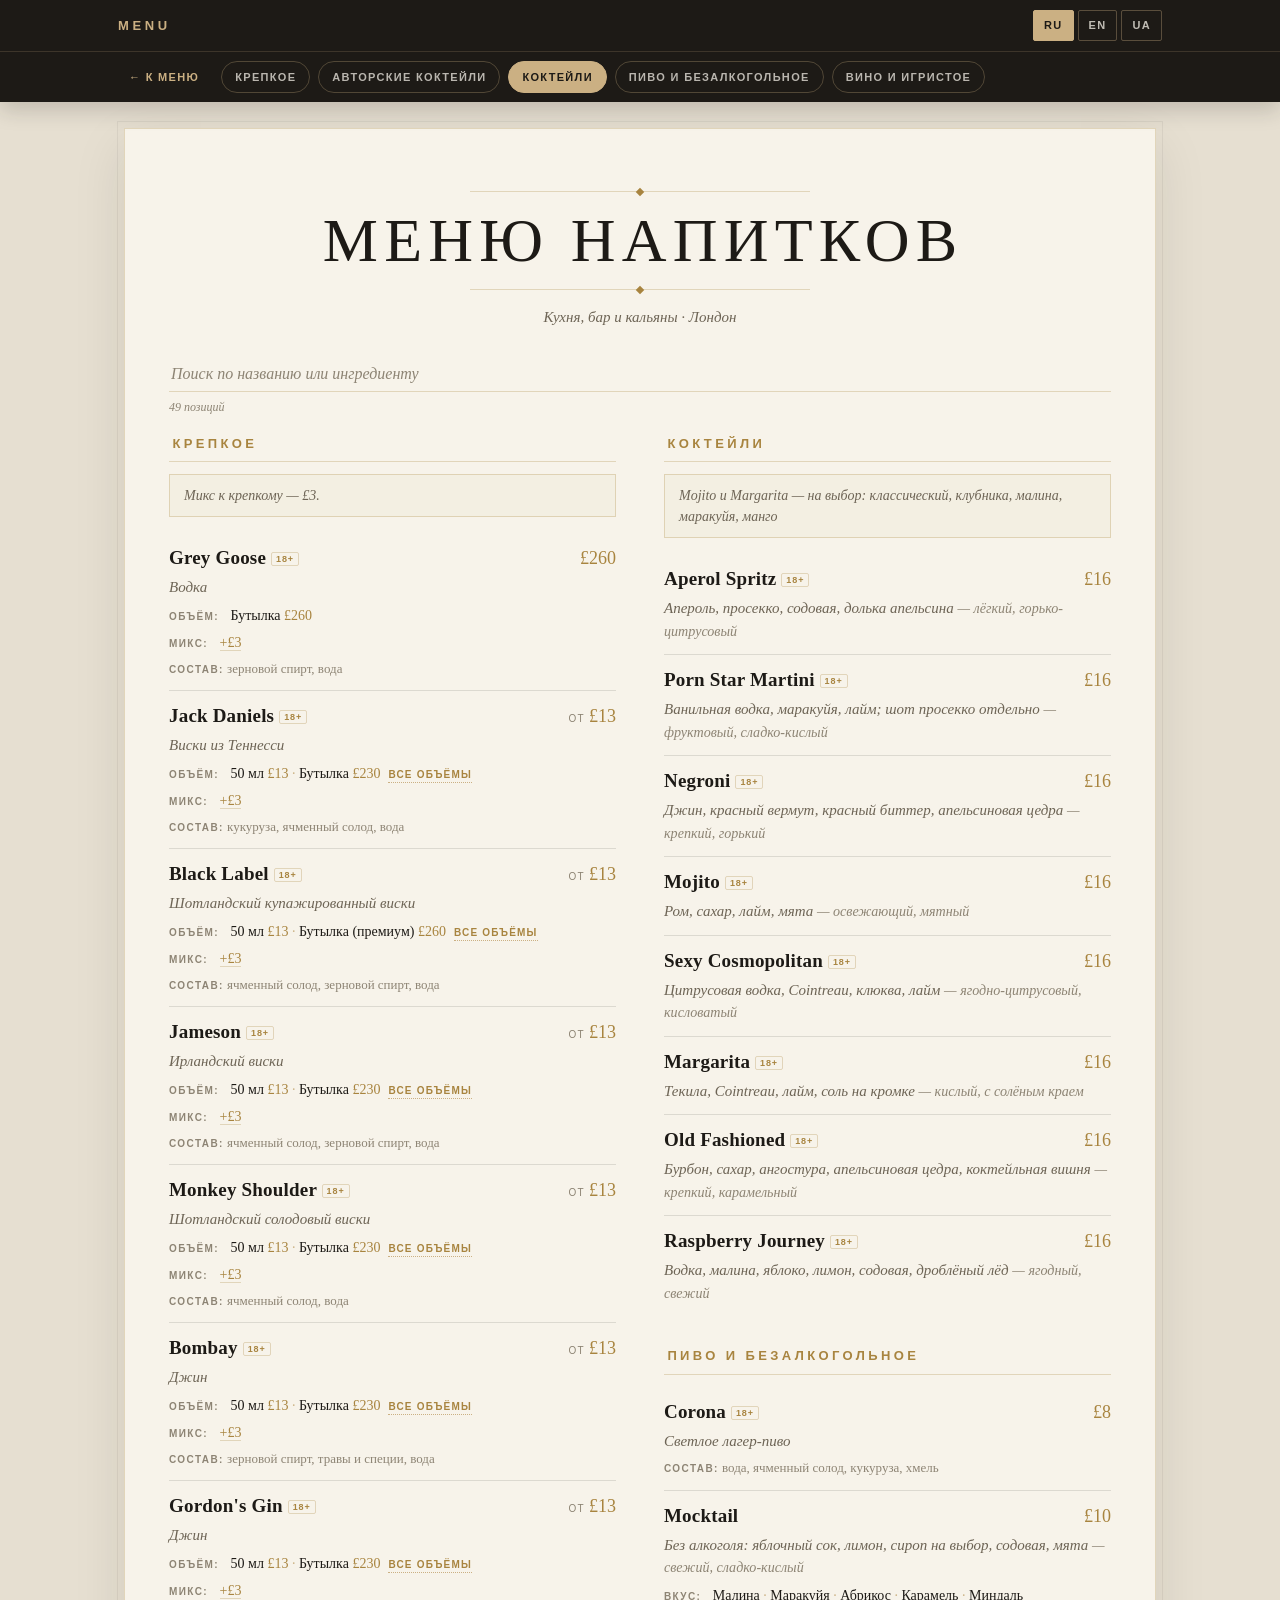
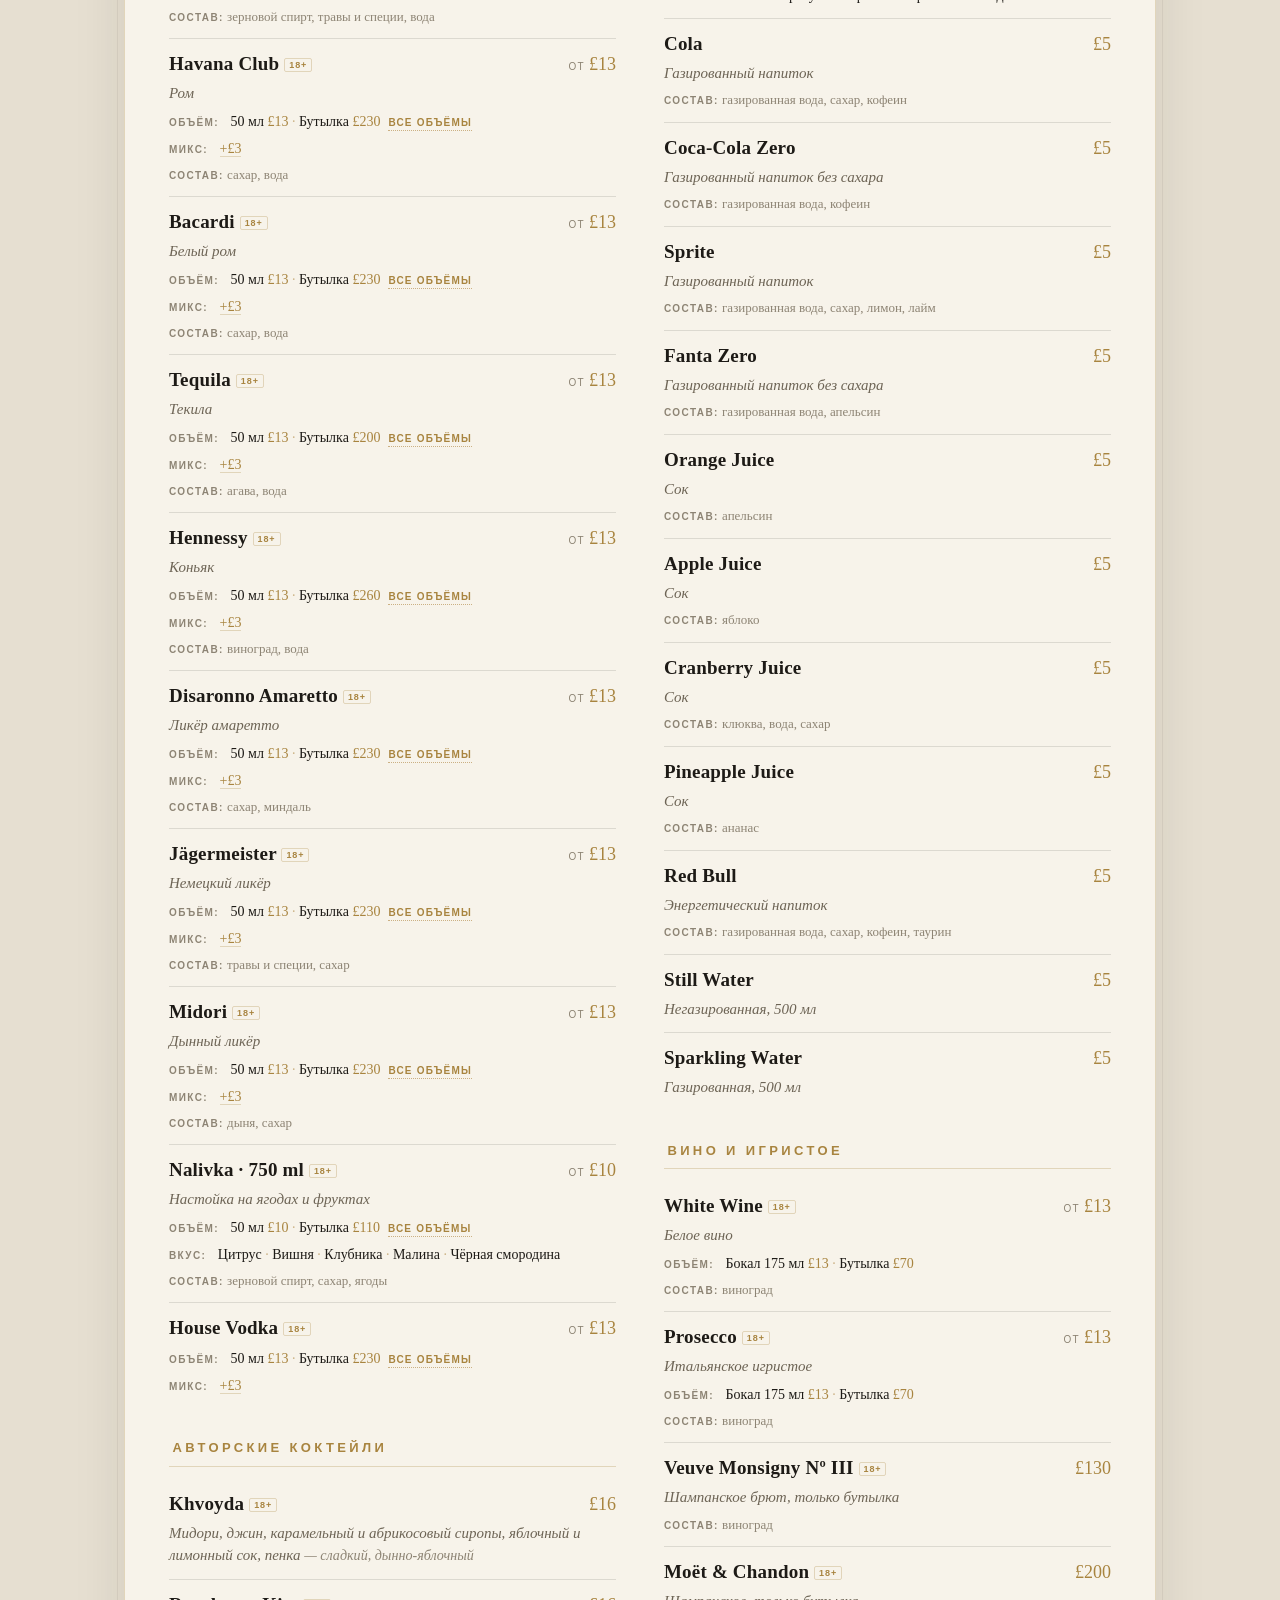
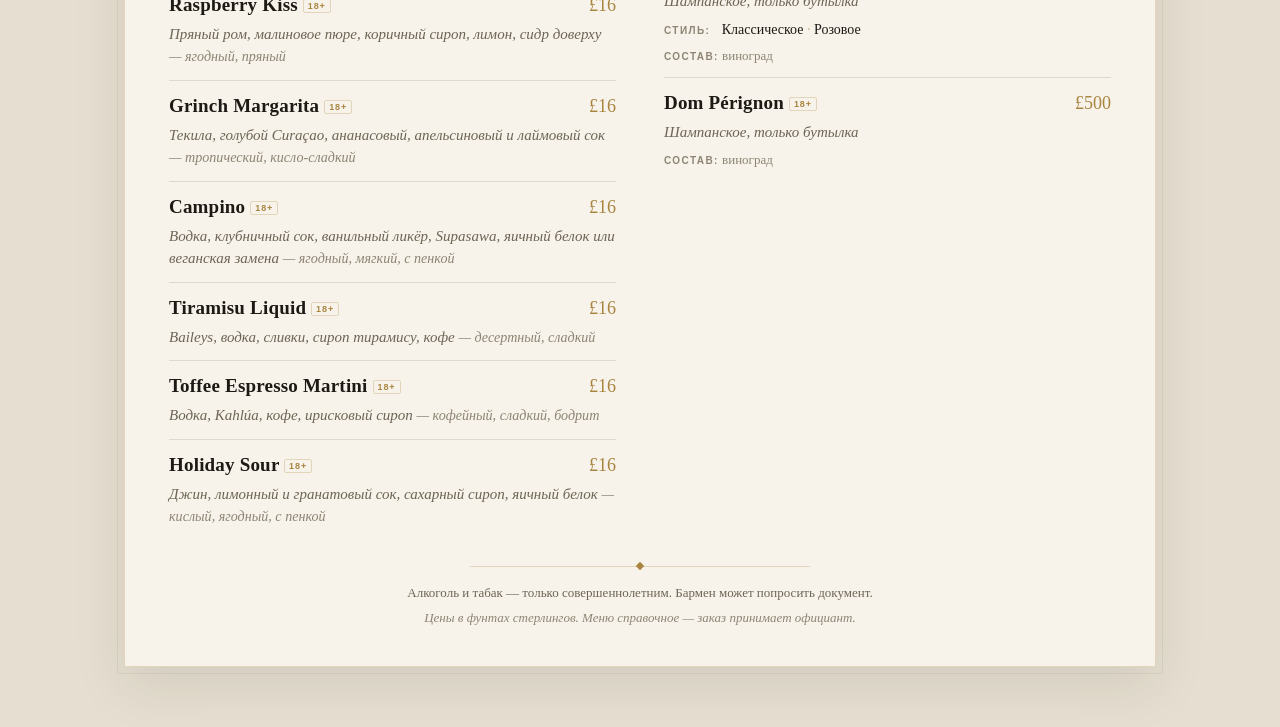
<file: bar.html>
<!doctype html>
<html lang="ru" class="has-chips">
<head>
<meta charset="utf-8">
<meta name="viewport" content="width=device-width, initial-scale=1, maximum-scale=1, user-scalable=no, viewport-fit=cover">
<title>Меню напитков</title>
<meta name="theme-color" content="#1d1a16">
<meta name="build" content="05c411021d10">
<link rel="manifest" href="site.webmanifest">
<link rel="apple-touch-icon" href="assets/icons/app-180.png">
<meta name="apple-mobile-web-app-capable" content="yes">
<meta name="apple-mobile-web-app-status-bar-style" content="black-translucent">
<meta name="apple-mobile-web-app-title" content="Menu">
<meta name="description" content="Меню напитков">
<link rel="alternate" hreflang="ru" href="bar.html"><link rel="alternate" hreflang="en" href="bar-en.html"><link rel="alternate" hreflang="uk" href="bar-uk.html">
<!-- Сторінку згенеровано: python3 tools/build.py. Правки — у data/ і assets/. -->
<style>
/* ==========================================================================
   Сторінка меню. Друкована картка, а не застосунок: папір, золото,
   антиква. Один світлий режим навмисно — меню має виглядати як надруковане.
   ========================================================================== */

:root {
  --paper:      #f7f3ea;
  --paper-edge: #e6dfd1;
  --ink:        #1d1a16;
  --muted:      #6d6455;
  --faint:      #8d8474;
  --gold:       #a8843f;
  --gold-soft:  #cbb083;
  --line:       rgba(168, 132, 63, .28);
  --line-soft:  rgba(29, 26, 22, .12);

  --serif: "Cormorant Garamond", "Didot", "Bodoni MT", "Playfair Display",
           "Times New Roman", Times, Georgia, serif;
  --sans:  "Inter", "Helvetica Neue", Arial, system-ui, sans-serif;

  --wrap: 1080px;
  color-scheme: light;
}

*, *::before, *::after { box-sizing: border-box; }

/* Подвійний дотик більше не збільшує сторінку: у меню за нього чіпляються
   випадково, і текст стрибає масштабом посеред читання. Щипок двома пальцями
   лишається — тим, кому дрібно, він потрібен. */
html, body { touch-action: manipulation; }

body {
  margin: 0;
  background: var(--paper-edge);
  color: var(--ink);
  font-family: var(--serif);
  font-size: 17px;
  line-height: 1.5;
  -webkit-text-size-adjust: 100%;
  padding-top: calc(var(--bar) + var(--inset));
}

/* Те, чого без скрипта немає сенсу показувати. */
.js-only { display: none; }
.js .js-only { display: block; }

/* ------------------------------------------------------------- шапка --- */
/* Панель прикріплена до верху вікна: марка, мови й розділи стоять на місці,
   а меню проходить під ними. Висота панелі описана змінною — з неї ж
   береться відступ сторінки, щоб перший рядок меню не ховався під панеллю.

   Відступ під системний рядок обмежений навмисно. Без нього годинник і
   заряд лягають просто на панель; з голим env(safe-area-inset-top) деякі
   вбудовані переглядачі повідомляють пів екрана, і над маркою повисає чорна
   смуга. Обмеження лишає рівно висоту системного рядка й не більше. */
:root {
  --bar: 100px;                                  /* марка + стрічка розділів */
  --bar-plain: 50.5px;                           /* на головній стрічки немає */
  --inset: min(env(safe-area-inset-top, 0px), 52px);   /* під системний рядок */
}

.no-chips { --bar: var(--bar-plain); }

.topbar {
  position: fixed;
  top: 0;
  left: 0;
  right: 0;
  z-index: 30;
  padding-top: var(--inset);
  background: #1d1a16;
  box-shadow: 0 8px 20px rgba(29, 26, 22, .18);
}

.site {
  background: #1d1a16;
  color: var(--paper);
}

.site__bar {
  max-width: var(--wrap);
  margin: 0 auto;
  padding: 10px 18px;
  display: flex;
  align-items: center;
  justify-content: space-between;
  gap: 12px;
}

.mark {
  display: inline-flex;
  text-decoration: none;
  font-family: var(--sans);
  font-size: 13px;
  font-weight: 600;
  letter-spacing: .28em;
  color: var(--gold-soft);
  align-items: baseline;
  gap: 8px;
}

.langs { display: flex; gap: 4px; }

.lang {
  text-decoration: none;
  background: transparent;
  border: 1px solid rgba(203, 176, 131, .35);
  color: rgba(247, 243, 234, .75);
  font-family: var(--sans);
  font-size: 11px;
  font-weight: 600;
  letter-spacing: .12em;
  padding: 6px 10px;
  border-radius: 2px;
  cursor: pointer;
  user-select: none;
  transition: background .15s, color .15s, border-color .15s;
}

.lang:hover { border-color: var(--gold-soft); color: var(--paper); }

.lang.is-active {
  background: var(--gold-soft);
  border-color: var(--gold-soft);
  color: #1d1a16;
}

/* ------------------------------------------------- стрічка розділів --- */
.subbar {
  border-top: 1px solid rgba(203, 176, 131, .18);
}

.subbar__inner {
  max-width: var(--wrap);
  margin: 0 auto;
  padding: 8px 12px;
  display: flex;
}

.chips { display: flex; }

/* -------------------------------------------------------------- аркуш --- */
/* Ціль кнопки «нагору». Запас зверху дорівнює висоті панелі, інакше перехід
   лишав би початок аркуша під нею. */
.sheet {
  scroll-margin-top: calc(var(--bar) + var(--inset));
  max-width: var(--wrap);
  margin: 0 auto;
  padding: 18px 12px 40px;
}

.sheet__inner {
  background: var(--paper);
  border: 1px solid var(--line);
  outline: 1px solid rgba(29, 26, 22, .06);
  outline-offset: 6px;
  padding: 34px 20px 30px;
  box-shadow: 0 18px 50px rgba(29, 26, 22, .10);
}

/* ------------------------------------------------------------ титул --- */
.masthead { text-align: center; }

.masthead__title {
  margin: 0;
  font-weight: 400;
  font-size: clamp(30px, 9vw, 62px);
  line-height: 1.05;
  letter-spacing: .1em;
  text-indent: .1em;
  text-transform: uppercase;
}

.masthead__sub {
  margin: 10px 0 0;
  font-style: italic;
  color: var(--muted);
  font-size: 15px;
}

/* Тонка лінія з ромбом посередині — розділювач із друкованої картки. */
.rule {
  height: 1px;
  background: var(--line);
  margin: 16px auto;
  max-width: 340px;
  position: relative;
}

.rule--diamond::after {
  content: "";
  position: absolute;
  left: 50%;
  top: 50%;
  width: 6px;
  height: 6px;
  background: var(--gold);
  transform: translate(-50%, -50%) rotate(45deg);
}

/* ---------------------------------------------------------- панель --- */
/* Пошук лишається на аркуші й гортається разом із ним: липким тут має бути
   лише те, чим гість користується постійно, — розділи. */
.toolbar { margin: 24px 0 4px; }

.field { position: relative; }

.field input {
  width: 100%;
  appearance: none;
  background: transparent;
  border: 0;
  border-bottom: 1px solid var(--line);
  padding: 8px 30px 8px 2px;
  font-family: var(--serif);
  font-size: 16px;
  font-style: italic;
  color: var(--ink);
}

.field input::placeholder { color: var(--faint); }

/* власний хрестик уже є — системний лише дублює його */
.field input::-webkit-search-cancel-button { display: none; }

.field input:focus { outline: none; border-bottom-color: var(--gold); }

.field__clear {
  position: absolute;
  right: 0;
  top: 50%;
  transform: translateY(-50%);
  appearance: none;
  background: none;
  border: 0;
  color: var(--faint);
  font-size: 14px;
  cursor: pointer;
  padding: 4px 6px;
}

.chips {
  flex: 1 1 auto;
  min-width: 0;
  gap: 8px;
  overflow-x: auto;
  scrollbar-width: none;
}

.chips::-webkit-scrollbar { display: none; }

.chip {
  flex: 0 0 auto;
  text-decoration: none;
  font-family: var(--sans);
  font-size: 11px;
  font-weight: 600;
  letter-spacing: .12em;
  text-transform: uppercase;
  color: rgba(247, 243, 234, .72);
  border: 1px solid rgba(203, 176, 131, .3);
  border-radius: 999px;
  padding: 7px 13px;
  white-space: nowrap;
  transition: color .15s, border-color .15s, background .15s;
}

.chip:hover { color: var(--paper); border-color: var(--gold-soft); }

/* назад на головну — інша роль, ніж у розділів, тому й вигляд інший */
.chip--back {
  color: var(--gold-soft);
  border-color: transparent;
  padding-left: 4px;
}

.chip--back:hover { color: var(--paper); border-color: transparent; }

.chip--top {
  font-size: 14px;
  line-height: 1;
  padding: 6px 11px;
}

.chip.is-active {
  color: #1d1a16;
  border-color: var(--gold-soft);
  background: var(--gold-soft);
}

.toolbar__count {
  margin: 6px 0 0;
  font-size: 12px;
  font-style: italic;
  color: var(--faint);
}

/* -------------------------------------------------------- головна --- */
/* Розділів десять, і гортати їх згори вниз довго. Тому першим екраном —
   вибір розділу картками. Це звичайні посилання: працюють без скрипта. */
.home { margin: 26px 0 34px; }

.home__pick {
  margin: 0 0 14px;
  font-family: var(--sans);
  font-size: 11px;
  font-weight: 600;
  letter-spacing: .26em;
  text-indent: .26em;
  text-transform: uppercase;
  color: var(--gold);
  text-align: center;
}

.cards {
  display: grid;
  gap: 10px;
}

.card {
  display: flex;
  align-items: center;
  gap: 16px;
  padding: 15px 44px 15px 18px;
  position: relative;
  text-decoration: none;
  color: inherit;
  border: 1px solid var(--line);
  background: linear-gradient(100deg, rgba(168, 132, 63, .05), rgba(168, 132, 63, .01));
  transition: border-color .15s, background .15s;
}

/* ромб замість стрілки — той самий знак, що й у розділювачах картки */
.card::after {
  content: "";
  position: absolute;
  right: 18px;
  top: 50%;
  width: 7px;
  height: 7px;
  background: var(--gold-soft);
  transform: translateY(-50%) rotate(45deg);
  transition: background .15s;
}

.card:hover {
  border-color: var(--gold-soft);
  background: rgba(168, 132, 63, .09);
}

/* меню, яке ще не відкрите: видно, але не веде нікуди */
.card--soon {
  cursor: default;
  background: none;
  border-style: dashed;
}

.card--soon .card__name { color: var(--muted); }
.card--soon .card__icon { color: var(--line); }
.card--soon .card__meta { color: var(--gold); }
.card--soon::after { display: none; }
.card--soon:hover { border-color: var(--line); background: none; }

.card:hover::after { background: var(--gold); }

.card__icon {
  flex: 0 0 auto;
  width: 42px;
  height: 42px;
  color: var(--gold-soft);
  transition: color .15s;
}

.card__icon svg { width: 100%; height: 100%; display: block; }

.card:hover .card__icon { color: var(--gold); }

.card__text {
  display: flex;
  flex-direction: column;
  gap: 3px;
  min-width: 0;
}

.card__name {
  font-size: 21px;
  font-weight: 700;
  line-height: 1.2;
}

.card__meta {
  font-family: var(--sans);
  font-size: 10px;
  font-weight: 600;
  letter-spacing: .14em;
  text-transform: uppercase;
  color: var(--faint);
}

/* ---------------------------------------------------------- розділи --- */
.menu { margin-top: 18px; }

.section {
  break-inside: avoid;
  margin: 0 0 34px;
  scroll-margin-top: calc(var(--bar) + var(--inset) + 12px);
}

.section__head { margin-bottom: 12px; }

.section__title {
  margin: 0 0 6px;
  font-family: var(--sans);
  font-size: 13px;
  font-weight: 600;
  letter-spacing: .26em;
  text-indent: .26em;
  text-transform: uppercase;
  color: var(--gold);
  border-bottom: 1px solid var(--line);
  padding-bottom: 8px;
}

.note {
  margin: 0 0 16px;
  border: 1px solid var(--line);
  padding: 10px 14px;
  font-style: italic;
  font-size: 14px;
  color: var(--muted);
  background: rgba(168, 132, 63, .045);
}

/* ---------------------------------------------------------- позиція --- */
.item {
  padding: 12px 0;
  border-bottom: 1px solid var(--line-soft);
}

.item:last-child { border-bottom: 0; }

.item__head {
  display: flex;
  align-items: baseline;
  justify-content: space-between;
  gap: 14px;
}

.item__name {
  margin: 0;
  font-size: 19px;
  font-weight: 700;
  line-height: 1.25;
  letter-spacing: .01em;
}

.item__price {
  margin: 0;
  flex: 0 0 auto;
  font-size: 18px;
  color: var(--gold);
  white-space: nowrap;
}

.item__from {
  font-family: var(--sans);
  font-size: 10px;
  letter-spacing: .1em;
  text-transform: uppercase;
  color: var(--faint);
}

.badge {
  font-family: var(--sans);
  font-size: 9px;
  font-weight: 700;
  letter-spacing: .1em;
  vertical-align: middle;
  color: var(--gold);
  border: 1px solid var(--line);
  border-radius: 2px;
  padding: 1px 4px;
}

/* Новинку видно з-поміж решти: та сама плашка, але залита золотом. Вона
   стоїть у стрічці назви поруч із «18+», тож лишається дрібною. */
.badge--new {
  color: var(--paper);
  background: var(--gold);
  border-color: var(--gold);
}

.item__desc {
  margin: 4px 0 0;
  font-style: italic;
  font-size: 15px;
  color: var(--muted);
}

.item__taste {
  color: var(--faint);
  font-size: .94em;
}

.item__opt {
  margin: 6px 0 0;
  font-size: 14px;
  color: var(--ink);
}

.item__optLabel .item__add {
  font-family: var(--sans);
  font-size: 10px;
  letter-spacing: .1em;
  border-bottom: 0;
}

.item__optLabel {
  font-family: var(--sans);
  font-size: 10px;
  font-weight: 600;
  letter-spacing: .14em;
  text-transform: uppercase;
  color: var(--faint);
  margin-right: 8px;
}

.choice { white-space: nowrap; }
.choice__price { color: var(--gold); }

/* доплата зверху до ціни позиції — має читатися як ціна, а не як варіант */
.item__add {
  color: var(--gold);
  border-bottom: 1px solid var(--line);
}
.sep { color: var(--gold-soft); }

.more { display: inline; }

.more__summary {
  display: inline;
  list-style: none;
  cursor: pointer;
  margin-left: 8px;
  font-family: var(--sans);
  font-size: 10px;
  font-weight: 600;
  letter-spacing: .12em;
  text-transform: uppercase;
  color: var(--gold);
  border-bottom: 1px dotted var(--gold-soft);
}

.more__summary::-webkit-details-marker { display: none; }
.more[open] .more__summary { color: var(--faint); border-bottom-color: transparent; }

.more__list {
  margin: 5px 0 0;
  padding-left: 12px;
  border-left: 1px solid var(--line);
  font-size: 13px;
  color: var(--muted);
}

.item__ing {
  margin: 6px 0 0;
  font-size: 13px;
  color: var(--faint);
}

.item__ingLabel {
  font-family: var(--sans);
  font-size: 10px;
  font-weight: 600;
  letter-spacing: .14em;
  text-transform: uppercase;
}

.empty {
  margin: 30px 0;
  text-align: center;
  font-style: italic;
  color: var(--muted);
}

/* ------------------------------------------------------------- підвал --- */
.foot {
  margin-top: 26px;
  text-align: center;
  font-size: 13px;
  color: var(--muted);
}

.foot p { margin: 6px 0 0; }
.foot__fine { color: var(--faint); font-style: italic; }

/* ----------------------------------------------------------- знижка --- */
/* Правило знижки стоїть над меню й читається без скрипта. У самі дні знижки
   скрипт міняє текст на «сьогодні діє» і підсвічує рядок золотом — щоб гість
   не рахував у голові, а бачив, що ціни вже нижчі. */
.promo {
  margin: 0 0 18px;
  border: 1px solid var(--line);
  border-left: 3px solid var(--gold-soft);
  padding: 10px 14px;
  font-size: 14px;
  color: var(--muted);
  background: rgba(168, 132, 63, .045);
}

.promo.is-on {
  border-left-color: var(--gold);
  color: var(--ink);
  background: rgba(168, 132, 63, .12);
}

.home .promo { margin: 22px 0 0; text-align: center; border-left-width: 1px; }

/* ------------------------------------------------------- за розбите --- */
/* Плата за розбите стоїть у хвості меню й навмисно не схожа на позиції:
   без рамки-картки, дрібнішим кеглем. Гість має її знайти, коли шукатиме,
   але вона не має перебивати кальяни, по які він прийшов. */
.damages {
  margin: 26px 0 0;
  border-top: 1px solid var(--line);
  padding-top: 14px;
}
.damages__title {
  margin: 0;
  font-size: 13px;
  letter-spacing: .16em;
  text-transform: uppercase;
  color: var(--gold);
}
.damages__note { margin: 6px 0 10px; font-size: 14px; font-style: italic; color: var(--muted); }
.damages__list { margin: 0; padding: 0; list-style: none; }
.damages__row {
  display: flex;
  justify-content: space-between;
  gap: 12px;
  padding: 5px 0;
  border-bottom: 1px dotted var(--line);
  font-size: 15px;
}
.damages__row:last-child { border-bottom: 0; }
.damages__price { color: var(--gold); white-space: nowrap; }

/* ----------------------------------------------------------- нагору --- */
/* Барне меню довге: щоб повернутися до розділів угорі, гостю довелося б довго
   гортати. Кнопка зʼявляється, коли до верху вже далеко, і стоїть у нижньому
   кутку — під великим пальцем, але збоку від назв і цін. */
.totop {
  position: fixed;
  right: 14px;
  bottom: calc(16px + env(safe-area-inset-bottom, 0px));
  z-index: 5;
  width: 46px;
  height: 46px;
  border: 1px solid var(--gold);
  border-radius: 50%;
  background: rgba(29, 26, 22, .92);
  color: var(--gold-soft);
  font-size: 20px;
  line-height: 1;
  cursor: pointer;
  box-shadow: 0 3px 10px rgba(29, 26, 22, .25);
  opacity: 0;
  visibility: hidden;
  transition: opacity .18s ease, visibility .18s ease;
}

.totop.is-on { opacity: 1; visibility: visible; }

@media (prefers-reduced-motion: reduce) {
  .totop { transition: none; }
}

/* ------------------------------------------------------- широкий екран --- */
@media (min-width: 560px) {
  .cards { grid-template-columns: 1fr 1fr; }
}

@media (min-width: 860px) {
  .sheet { padding: 26px 24px 60px; }
  .sheet__inner { padding: 46px 44px 38px; }
  :root { --bar: 102px; }
  .toolbar { margin: 28px 0 6px; }
  .subbar__inner { padding: 9px 24px; }

  .menu {
    columns: 2;
    column-gap: 48px;
  }

  .home { margin: 30px 0 40px; }

  .section { margin-bottom: 30px; }
}

@media (min-width: 1200px) {
  body { font-size: 18px; }
}

/* --------------------------------------------------------------- друк --- */
@media print {
  .topbar, .toolbar, .totop { display: none !important; }
  body { background: #fff; }
  .sheet__inner { box-shadow: none; border-color: #bbb; }
  .menu { columns: 2; column-gap: 34px; }
}

</style>
</head>
<body data-stem="bar" data-lang="ru">
<script type="application/json" id="promo">{"full": [{"from": 7920, "to": 540}], "except": [{"from": "2026-08-30T09:00", "to": "2026-08-31T12:00", "note": "Эти выходные — полная цена до понедельника, 12:00."}], "hand": {"mode": "off", "until": ""}}</script>

<!-- Панель прикріплена до верху: меню проходить під нею, вона не рухається. -->
<div class="topbar">
  <header class="site">
    <div class="site__bar">
      <a class="mark" href="index.html" title="К меню"
         aria-label="К меню">MENU</a>
      <nav class="langs" aria-label="Язык"><a class="lang is-active" href="bar.html" hreflang="ru" title="Русский" data-lang="ru">RU</a><a class="lang" href="bar-en.html" hreflang="en" title="English" data-lang="en">EN</a><a class="lang" href="bar-uk.html" hreflang="uk" title="Українська" data-lang="uk">UA</a></nav>
    </div>
  </header>
  <nav class="subbar" aria-label="Разделы"><div class="subbar__inner"><nav class="chips" id="chips" aria-label="Разделы"><a class="chip chip--back" href="index.html">← К меню</a><a class="chip" href="#cat-spirits" data-cat="spirits">Крепкое</a><a class="chip" href="#cat-signature" data-cat="signature">Авторские коктейли</a><a class="chip" href="#cat-cocktails" data-cat="cocktails">Коктейли</a><a class="chip" href="#cat-beer-soft" data-cat="beer-soft">Пиво и безалкогольное</a><a class="chip" href="#cat-wine" data-cat="wine">Вино и игристое</a></nav></div></nav>
</div>

<main class="sheet" id="top">
  <div class="sheet__inner">
  <div class="page" lang="ru">


  <div class="masthead">
    <div class="rule rule--diamond" aria-hidden="true"></div>
    <h1 class="masthead__title">Меню напитков</h1>
    <div class="rule rule--diamond" aria-hidden="true"></div>
    <p class="masthead__sub">Кухня, бар и кальяны · Лондон</p>
  </div>

  <div class="toolbar js-only">
    <div class="field">
      <input type="search" autocomplete="off" spellcheck="false"
             placeholder="Поиск по названию или ингредиенту" aria-label="Поиск по названию или ингредиенту">
      <button class="field__clear" type="button" title="Очистить" hidden>✕</button>
    </div>
    <p class="toolbar__count"
       data-forms="позиция|позиции|позиций"
       data-lang="ru">49 позиций</p>
  </div>

  <p class="promo" data-today="Сейчас −20% на все напитки: цены ниже уже со скидкой.">Скидка −20% на все напитки — с воскресенья 9:00 до пятницы 12:00. С пятницы 12:00 до воскресенья 9:00 — цены как указаны.</p>
  <div class="menu"><section class="section" id="cat-spirits"><header class="section__head"><h2 class="section__title">Крепкое</h2></header><p class="note">Микс к крепкому — £3.</p><div class="section__items"><article class="item" data-search="grey goose горілка · мікс до міцного — £3. vodka · mixer for spirits £3. водка · микс к крепкому — £3. зерновий спирт grain spirit зерновой спирт вода water вода объем size обʼєм пляшка bottle бутылка мікс mixer микс міцне spirits крепкое"><div class="item__head"><h3 class="item__name">Grey Goose <span class="badge" title="Алкоголь. Подаётся только совершеннолетним — бармен проверит документ.">18+</span></h3><p class="item__price"><span data-promo="£208">£260</span></p></div><p class="item__desc">Водка</p><div class="item__opt"><span class="item__optLabel">Объём:</span> <span class="choice"><span class="choice__name">Бутылка</span> <span class="choice__price"><span data-promo="£208">£260</span></span></span></div><div class="item__opt"><span class="item__optLabel">Микс:</span> <span class="item__add">+£3</span></div><p class="item__ing"><span class="item__ingLabel">Состав:</span> зерновой спирт, вода</p></article><article class="item" data-search="jack daniels віскі з теннессі · мікс до міцного — £3. tennessee whiskey · mixer for spirits £3. виски из теннесси · микс к крепкому — £3. віскі виски кукурудза maize кукуруза ячмінний солод barley malt ячменный солод вода water вода объем size обʼєм 50 мл 50 ml 50 мл 100 мл 100 ml 100 мл 150 мл 150 ml 150 мл 200 мл 200 ml 200 мл 250 мл 250 ml 250 мл 300 мл 300 ml 300 мл пляшка bottle бутылка мікс mixer микс міцне spirits крепкое"><div class="item__head"><h3 class="item__name">Jack Daniels <span class="badge" title="Алкоголь. Подаётся только совершеннолетним — бармен проверит документ.">18+</span></h3><p class="item__price"><span class="item__from">от</span> <span data-promo="£10.40">£13</span></p></div><p class="item__desc">Виски из Теннесси</p><div class="item__opt"><span class="item__optLabel">Объём:</span> <span class="choice"><span class="choice__name">50 мл</span> <span class="choice__price"><span data-promo="£10.40">£13</span></span></span> <span class="sep">·</span> <span class="choice"><span class="choice__name">Бутылка</span> <span class="choice__price"><span data-promo="£184">£230</span></span></span><details class="more"><summary class="more__summary">все объёмы</summary><div class="more__list"><span class="choice"><span class="choice__name">50 мл</span> <span class="choice__price"><span data-promo="£10.40">£13</span></span></span> <span class="sep">·</span> <span class="choice"><span class="choice__name">100 мл</span> <span class="choice__price"><span data-promo="£20.80">£26</span></span></span> <span class="sep">·</span> <span class="choice"><span class="choice__name">150 мл</span> <span class="choice__price"><span data-promo="£31.20">£39</span></span></span> <span class="sep">·</span> <span class="choice"><span class="choice__name">200 мл</span> <span class="choice__price"><span data-promo="£41.60">£52</span></span></span> <span class="sep">·</span> <span class="choice"><span class="choice__name">250 мл</span> <span class="choice__price"><span data-promo="£52">£65</span></span></span> <span class="sep">·</span> <span class="choice"><span class="choice__name">300 мл</span> <span class="choice__price"><span data-promo="£62.40">£78</span></span></span> <span class="sep">·</span> <span class="choice"><span class="choice__name">Бутылка</span> <span class="choice__price"><span data-promo="£184">£230</span></span></span></div></details></div><div class="item__opt"><span class="item__optLabel">Микс:</span> <span class="item__add">+£3</span></div><p class="item__ing"><span class="item__ingLabel">Состав:</span> кукуруза, ячменный солод, вода</p></article><article class="item" data-search="black label шотландське купажоване віскі · мікс до міцного — £3. blended scotch whisky · mixer for spirits £3. шотландский купажированный виски · микс к крепкому — £3. віскі виски ячмінний солод barley malt ячменный солод зерновий спирт grain spirit зерновой спирт вода water вода объем size обʼєм 50 мл 50 ml 50 мл 100 мл 100 ml 100 мл 150 мл 150 ml 150 мл 200 мл 200 ml 200 мл 250 мл 250 ml 250 мл 300 мл 300 ml 300 мл пляшка (преміум) bottle (premium) бутылка (премиум) мікс mixer микс міцне spirits крепкое"><div class="item__head"><h3 class="item__name">Black Label <span class="badge" title="Алкоголь. Подаётся только совершеннолетним — бармен проверит документ.">18+</span></h3><p class="item__price"><span class="item__from">от</span> <span data-promo="£10.40">£13</span></p></div><p class="item__desc">Шотландский купажированный виски</p><div class="item__opt"><span class="item__optLabel">Объём:</span> <span class="choice"><span class="choice__name">50 мл</span> <span class="choice__price"><span data-promo="£10.40">£13</span></span></span> <span class="sep">·</span> <span class="choice"><span class="choice__name">Бутылка (премиум)</span> <span class="choice__price"><span data-promo="£208">£260</span></span></span><details class="more"><summary class="more__summary">все объёмы</summary><div class="more__list"><span class="choice"><span class="choice__name">50 мл</span> <span class="choice__price"><span data-promo="£10.40">£13</span></span></span> <span class="sep">·</span> <span class="choice"><span class="choice__name">100 мл</span> <span class="choice__price"><span data-promo="£20.80">£26</span></span></span> <span class="sep">·</span> <span class="choice"><span class="choice__name">150 мл</span> <span class="choice__price"><span data-promo="£31.20">£39</span></span></span> <span class="sep">·</span> <span class="choice"><span class="choice__name">200 мл</span> <span class="choice__price"><span data-promo="£41.60">£52</span></span></span> <span class="sep">·</span> <span class="choice"><span class="choice__name">250 мл</span> <span class="choice__price"><span data-promo="£52">£65</span></span></span> <span class="sep">·</span> <span class="choice"><span class="choice__name">300 мл</span> <span class="choice__price"><span data-promo="£62.40">£78</span></span></span> <span class="sep">·</span> <span class="choice"><span class="choice__name">Бутылка (премиум)</span> <span class="choice__price"><span data-promo="£208">£260</span></span></span></div></details></div><div class="item__opt"><span class="item__optLabel">Микс:</span> <span class="item__add">+£3</span></div><p class="item__ing"><span class="item__ingLabel">Состав:</span> ячменный солод, зерновой спирт, вода</p></article><article class="item" data-search="jameson ірландське віскі · мікс до міцного — £3. irish whiskey · mixer for spirits £3. ирландский виски · микс к крепкому — £3. віскі виски ячмінний солод barley malt ячменный солод зерновий спирт grain spirit зерновой спирт вода water вода объем size обʼєм 50 мл 50 ml 50 мл 100 мл 100 ml 100 мл 150 мл 150 ml 150 мл 200 мл 200 ml 200 мл 250 мл 250 ml 250 мл 300 мл 300 ml 300 мл пляшка bottle бутылка мікс mixer микс міцне spirits крепкое"><div class="item__head"><h3 class="item__name">Jameson <span class="badge" title="Алкоголь. Подаётся только совершеннолетним — бармен проверит документ.">18+</span></h3><p class="item__price"><span class="item__from">от</span> <span data-promo="£10.40">£13</span></p></div><p class="item__desc">Ирландский виски</p><div class="item__opt"><span class="item__optLabel">Объём:</span> <span class="choice"><span class="choice__name">50 мл</span> <span class="choice__price"><span data-promo="£10.40">£13</span></span></span> <span class="sep">·</span> <span class="choice"><span class="choice__name">Бутылка</span> <span class="choice__price"><span data-promo="£184">£230</span></span></span><details class="more"><summary class="more__summary">все объёмы</summary><div class="more__list"><span class="choice"><span class="choice__name">50 мл</span> <span class="choice__price"><span data-promo="£10.40">£13</span></span></span> <span class="sep">·</span> <span class="choice"><span class="choice__name">100 мл</span> <span class="choice__price"><span data-promo="£20.80">£26</span></span></span> <span class="sep">·</span> <span class="choice"><span class="choice__name">150 мл</span> <span class="choice__price"><span data-promo="£31.20">£39</span></span></span> <span class="sep">·</span> <span class="choice"><span class="choice__name">200 мл</span> <span class="choice__price"><span data-promo="£41.60">£52</span></span></span> <span class="sep">·</span> <span class="choice"><span class="choice__name">250 мл</span> <span class="choice__price"><span data-promo="£52">£65</span></span></span> <span class="sep">·</span> <span class="choice"><span class="choice__name">300 мл</span> <span class="choice__price"><span data-promo="£62.40">£78</span></span></span> <span class="sep">·</span> <span class="choice"><span class="choice__name">Бутылка</span> <span class="choice__price"><span data-promo="£184">£230</span></span></span></div></details></div><div class="item__opt"><span class="item__optLabel">Микс:</span> <span class="item__add">+£3</span></div><p class="item__ing"><span class="item__ingLabel">Состав:</span> ячменный солод, зерновой спирт, вода</p></article><article class="item" data-search="monkey shoulder шотландське солодове віскі · мікс до міцного — £3. blended malt scotch whisky · mixer for spirits £3. шотландский солодовый виски · микс к крепкому — £3. ячмінний солод barley malt ячменный солод вода water вода объем size обʼєм 50 мл 50 ml 50 мл 100 мл 100 ml 100 мл 150 мл 150 ml 150 мл 200 мл 200 ml 200 мл 250 мл 250 ml 250 мл 300 мл 300 ml 300 мл пляшка bottle бутылка мікс mixer микс міцне spirits крепкое"><div class="item__head"><h3 class="item__name">Monkey Shoulder <span class="badge" title="Алкоголь. Подаётся только совершеннолетним — бармен проверит документ.">18+</span></h3><p class="item__price"><span class="item__from">от</span> <span data-promo="£10.40">£13</span></p></div><p class="item__desc">Шотландский солодовый виски</p><div class="item__opt"><span class="item__optLabel">Объём:</span> <span class="choice"><span class="choice__name">50 мл</span> <span class="choice__price"><span data-promo="£10.40">£13</span></span></span> <span class="sep">·</span> <span class="choice"><span class="choice__name">Бутылка</span> <span class="choice__price"><span data-promo="£184">£230</span></span></span><details class="more"><summary class="more__summary">все объёмы</summary><div class="more__list"><span class="choice"><span class="choice__name">50 мл</span> <span class="choice__price"><span data-promo="£10.40">£13</span></span></span> <span class="sep">·</span> <span class="choice"><span class="choice__name">100 мл</span> <span class="choice__price"><span data-promo="£20.80">£26</span></span></span> <span class="sep">·</span> <span class="choice"><span class="choice__name">150 мл</span> <span class="choice__price"><span data-promo="£31.20">£39</span></span></span> <span class="sep">·</span> <span class="choice"><span class="choice__name">200 мл</span> <span class="choice__price"><span data-promo="£41.60">£52</span></span></span> <span class="sep">·</span> <span class="choice"><span class="choice__name">250 мл</span> <span class="choice__price"><span data-promo="£52">£65</span></span></span> <span class="sep">·</span> <span class="choice"><span class="choice__name">300 мл</span> <span class="choice__price"><span data-promo="£62.40">£78</span></span></span> <span class="sep">·</span> <span class="choice"><span class="choice__name">Бутылка</span> <span class="choice__price"><span data-promo="£184">£230</span></span></span></div></details></div><div class="item__opt"><span class="item__optLabel">Микс:</span> <span class="item__add">+£3</span></div><p class="item__ing"><span class="item__ingLabel">Состав:</span> ячменный солод, вода</p></article><article class="item" data-search="bombay джин · мікс до міцного — £3. gin · mixer for spirits £3. джин · микс к крепкому — £3. зерновий спирт grain spirit зерновой спирт трави й спеції herbs and spices травы и специи вода water вода объем size обʼєм 50 мл 50 ml 50 мл 100 мл 100 ml 100 мл 150 мл 150 ml 150 мл 200 мл 200 ml 200 мл 250 мл 250 ml 250 мл 300 мл 300 ml 300 мл пляшка bottle бутылка мікс mixer микс міцне spirits крепкое"><div class="item__head"><h3 class="item__name">Bombay <span class="badge" title="Алкоголь. Подаётся только совершеннолетним — бармен проверит документ.">18+</span></h3><p class="item__price"><span class="item__from">от</span> <span data-promo="£10.40">£13</span></p></div><p class="item__desc">Джин</p><div class="item__opt"><span class="item__optLabel">Объём:</span> <span class="choice"><span class="choice__name">50 мл</span> <span class="choice__price"><span data-promo="£10.40">£13</span></span></span> <span class="sep">·</span> <span class="choice"><span class="choice__name">Бутылка</span> <span class="choice__price"><span data-promo="£184">£230</span></span></span><details class="more"><summary class="more__summary">все объёмы</summary><div class="more__list"><span class="choice"><span class="choice__name">50 мл</span> <span class="choice__price"><span data-promo="£10.40">£13</span></span></span> <span class="sep">·</span> <span class="choice"><span class="choice__name">100 мл</span> <span class="choice__price"><span data-promo="£20.80">£26</span></span></span> <span class="sep">·</span> <span class="choice"><span class="choice__name">150 мл</span> <span class="choice__price"><span data-promo="£31.20">£39</span></span></span> <span class="sep">·</span> <span class="choice"><span class="choice__name">200 мл</span> <span class="choice__price"><span data-promo="£41.60">£52</span></span></span> <span class="sep">·</span> <span class="choice"><span class="choice__name">250 мл</span> <span class="choice__price"><span data-promo="£52">£65</span></span></span> <span class="sep">·</span> <span class="choice"><span class="choice__name">300 мл</span> <span class="choice__price"><span data-promo="£62.40">£78</span></span></span> <span class="sep">·</span> <span class="choice"><span class="choice__name">Бутылка</span> <span class="choice__price"><span data-promo="£184">£230</span></span></span></div></details></div><div class="item__opt"><span class="item__optLabel">Микс:</span> <span class="item__add">+£3</span></div><p class="item__ing"><span class="item__ingLabel">Состав:</span> зерновой спирт, травы и специи, вода</p></article><article class="item" data-search="gordonʼs gin джин · мікс до міцного — £3. gin · mixer for spirits £3. джин · микс к крепкому — £3. зерновий спирт grain spirit зерновой спирт трави й спеції herbs and spices травы и специи вода water вода объем size обʼєм 50 мл 50 ml 50 мл 100 мл 100 ml 100 мл 150 мл 150 ml 150 мл 200 мл 200 ml 200 мл 250 мл 250 ml 250 мл 300 мл 300 ml 300 мл пляшка bottle бутылка мікс mixer микс міцне spirits крепкое"><div class="item__head"><h3 class="item__name">Gordon&#x27;s Gin <span class="badge" title="Алкоголь. Подаётся только совершеннолетним — бармен проверит документ.">18+</span></h3><p class="item__price"><span class="item__from">от</span> <span data-promo="£10.40">£13</span></p></div><p class="item__desc">Джин</p><div class="item__opt"><span class="item__optLabel">Объём:</span> <span class="choice"><span class="choice__name">50 мл</span> <span class="choice__price"><span data-promo="£10.40">£13</span></span></span> <span class="sep">·</span> <span class="choice"><span class="choice__name">Бутылка</span> <span class="choice__price"><span data-promo="£184">£230</span></span></span><details class="more"><summary class="more__summary">все объёмы</summary><div class="more__list"><span class="choice"><span class="choice__name">50 мл</span> <span class="choice__price"><span data-promo="£10.40">£13</span></span></span> <span class="sep">·</span> <span class="choice"><span class="choice__name">100 мл</span> <span class="choice__price"><span data-promo="£20.80">£26</span></span></span> <span class="sep">·</span> <span class="choice"><span class="choice__name">150 мл</span> <span class="choice__price"><span data-promo="£31.20">£39</span></span></span> <span class="sep">·</span> <span class="choice"><span class="choice__name">200 мл</span> <span class="choice__price"><span data-promo="£41.60">£52</span></span></span> <span class="sep">·</span> <span class="choice"><span class="choice__name">250 мл</span> <span class="choice__price"><span data-promo="£52">£65</span></span></span> <span class="sep">·</span> <span class="choice"><span class="choice__name">300 мл</span> <span class="choice__price"><span data-promo="£62.40">£78</span></span></span> <span class="sep">·</span> <span class="choice"><span class="choice__name">Бутылка</span> <span class="choice__price"><span data-promo="£184">£230</span></span></span></div></details></div><div class="item__opt"><span class="item__optLabel">Микс:</span> <span class="item__add">+£3</span></div><p class="item__ing"><span class="item__ingLabel">Состав:</span> зерновой спирт, травы и специи, вода</p></article><article class="item" data-search="havana club ром · мікс до міцного — £3. rum · mixer for spirits £3. ром · микс к крепкому — £3. цукор sugar сахар вода water вода объем size обʼєм 50 мл 50 ml 50 мл 100 мл 100 ml 100 мл 150 мл 150 ml 150 мл 200 мл 200 ml 200 мл 250 мл 250 ml 250 мл 300 мл 300 ml 300 мл пляшка bottle бутылка мікс mixer микс міцне spirits крепкое"><div class="item__head"><h3 class="item__name">Havana Club <span class="badge" title="Алкоголь. Подаётся только совершеннолетним — бармен проверит документ.">18+</span></h3><p class="item__price"><span class="item__from">от</span> <span data-promo="£10.40">£13</span></p></div><p class="item__desc">Ром</p><div class="item__opt"><span class="item__optLabel">Объём:</span> <span class="choice"><span class="choice__name">50 мл</span> <span class="choice__price"><span data-promo="£10.40">£13</span></span></span> <span class="sep">·</span> <span class="choice"><span class="choice__name">Бутылка</span> <span class="choice__price"><span data-promo="£184">£230</span></span></span><details class="more"><summary class="more__summary">все объёмы</summary><div class="more__list"><span class="choice"><span class="choice__name">50 мл</span> <span class="choice__price"><span data-promo="£10.40">£13</span></span></span> <span class="sep">·</span> <span class="choice"><span class="choice__name">100 мл</span> <span class="choice__price"><span data-promo="£20.80">£26</span></span></span> <span class="sep">·</span> <span class="choice"><span class="choice__name">150 мл</span> <span class="choice__price"><span data-promo="£31.20">£39</span></span></span> <span class="sep">·</span> <span class="choice"><span class="choice__name">200 мл</span> <span class="choice__price"><span data-promo="£41.60">£52</span></span></span> <span class="sep">·</span> <span class="choice"><span class="choice__name">250 мл</span> <span class="choice__price"><span data-promo="£52">£65</span></span></span> <span class="sep">·</span> <span class="choice"><span class="choice__name">300 мл</span> <span class="choice__price"><span data-promo="£62.40">£78</span></span></span> <span class="sep">·</span> <span class="choice"><span class="choice__name">Бутылка</span> <span class="choice__price"><span data-promo="£184">£230</span></span></span></div></details></div><div class="item__opt"><span class="item__optLabel">Микс:</span> <span class="item__add">+£3</span></div><p class="item__ing"><span class="item__ingLabel">Состав:</span> сахар, вода</p></article><article class="item" data-search="bacardi білий ром · мікс до міцного — £3. white rum · mixer for spirits £3. белый ром · микс к крепкому — £3. цукор sugar сахар вода water вода объем size обʼєм 50 мл 50 ml 50 мл 100 мл 100 ml 100 мл 150 мл 150 ml 150 мл 200 мл 200 ml 200 мл 250 мл 250 ml 250 мл 300 мл 300 ml 300 мл пляшка bottle бутылка мікс mixer микс міцне spirits крепкое"><div class="item__head"><h3 class="item__name">Bacardi <span class="badge" title="Алкоголь. Подаётся только совершеннолетним — бармен проверит документ.">18+</span></h3><p class="item__price"><span class="item__from">от</span> <span data-promo="£10.40">£13</span></p></div><p class="item__desc">Белый ром</p><div class="item__opt"><span class="item__optLabel">Объём:</span> <span class="choice"><span class="choice__name">50 мл</span> <span class="choice__price"><span data-promo="£10.40">£13</span></span></span> <span class="sep">·</span> <span class="choice"><span class="choice__name">Бутылка</span> <span class="choice__price"><span data-promo="£184">£230</span></span></span><details class="more"><summary class="more__summary">все объёмы</summary><div class="more__list"><span class="choice"><span class="choice__name">50 мл</span> <span class="choice__price"><span data-promo="£10.40">£13</span></span></span> <span class="sep">·</span> <span class="choice"><span class="choice__name">100 мл</span> <span class="choice__price"><span data-promo="£20.80">£26</span></span></span> <span class="sep">·</span> <span class="choice"><span class="choice__name">150 мл</span> <span class="choice__price"><span data-promo="£31.20">£39</span></span></span> <span class="sep">·</span> <span class="choice"><span class="choice__name">200 мл</span> <span class="choice__price"><span data-promo="£41.60">£52</span></span></span> <span class="sep">·</span> <span class="choice"><span class="choice__name">250 мл</span> <span class="choice__price"><span data-promo="£52">£65</span></span></span> <span class="sep">·</span> <span class="choice"><span class="choice__name">300 мл</span> <span class="choice__price"><span data-promo="£62.40">£78</span></span></span> <span class="sep">·</span> <span class="choice"><span class="choice__name">Бутылка</span> <span class="choice__price"><span data-promo="£184">£230</span></span></span></div></details></div><div class="item__opt"><span class="item__optLabel">Микс:</span> <span class="item__add">+£3</span></div><p class="item__ing"><span class="item__ingLabel">Состав:</span> сахар, вода</p></article><article class="item" data-search="tequila текіла · мікс до міцного — £3. tequila · mixer for spirits £3. текила · микс к крепкому — £3. агава agave агава вода water вода объем size обʼєм 50 мл 50 ml 50 мл 100 мл 100 ml 100 мл 150 мл 150 ml 150 мл 200 мл 200 ml 200 мл 250 мл 250 ml 250 мл 300 мл 300 ml 300 мл пляшка bottle бутылка мікс mixer микс міцне spirits крепкое"><div class="item__head"><h3 class="item__name">Tequila <span class="badge" title="Алкоголь. Подаётся только совершеннолетним — бармен проверит документ.">18+</span></h3><p class="item__price"><span class="item__from">от</span> <span data-promo="£10.40">£13</span></p></div><p class="item__desc">Текила</p><div class="item__opt"><span class="item__optLabel">Объём:</span> <span class="choice"><span class="choice__name">50 мл</span> <span class="choice__price"><span data-promo="£10.40">£13</span></span></span> <span class="sep">·</span> <span class="choice"><span class="choice__name">Бутылка</span> <span class="choice__price"><span data-promo="£160">£200</span></span></span><details class="more"><summary class="more__summary">все объёмы</summary><div class="more__list"><span class="choice"><span class="choice__name">50 мл</span> <span class="choice__price"><span data-promo="£10.40">£13</span></span></span> <span class="sep">·</span> <span class="choice"><span class="choice__name">100 мл</span> <span class="choice__price"><span data-promo="£20.80">£26</span></span></span> <span class="sep">·</span> <span class="choice"><span class="choice__name">150 мл</span> <span class="choice__price"><span data-promo="£31.20">£39</span></span></span> <span class="sep">·</span> <span class="choice"><span class="choice__name">200 мл</span> <span class="choice__price"><span data-promo="£41.60">£52</span></span></span> <span class="sep">·</span> <span class="choice"><span class="choice__name">250 мл</span> <span class="choice__price"><span data-promo="£52">£65</span></span></span> <span class="sep">·</span> <span class="choice"><span class="choice__name">300 мл</span> <span class="choice__price"><span data-promo="£62.40">£78</span></span></span> <span class="sep">·</span> <span class="choice"><span class="choice__name">Бутылка</span> <span class="choice__price"><span data-promo="£160">£200</span></span></span></div></details></div><div class="item__opt"><span class="item__optLabel">Микс:</span> <span class="item__add">+£3</span></div><p class="item__ing"><span class="item__ingLabel">Состав:</span> агава, вода</p></article><article class="item" data-search="hennessy коньяк · мікс до міцного — £3. cognac · mixer for spirits £3. коньяк · микс к крепкому — £3. коньяк виноград grapes виноград вода water вода объем size обʼєм 50 мл 50 ml 50 мл 100 мл 100 ml 100 мл 150 мл 150 ml 150 мл 200 мл 200 ml 200 мл 250 мл 250 ml 250 мл 300 мл 300 ml 300 мл пляшка bottle бутылка мікс mixer микс міцне spirits крепкое"><div class="item__head"><h3 class="item__name">Hennessy <span class="badge" title="Алкоголь. Подаётся только совершеннолетним — бармен проверит документ.">18+</span></h3><p class="item__price"><span class="item__from">от</span> <span data-promo="£10.40">£13</span></p></div><p class="item__desc">Коньяк</p><div class="item__opt"><span class="item__optLabel">Объём:</span> <span class="choice"><span class="choice__name">50 мл</span> <span class="choice__price"><span data-promo="£10.40">£13</span></span></span> <span class="sep">·</span> <span class="choice"><span class="choice__name">Бутылка</span> <span class="choice__price"><span data-promo="£208">£260</span></span></span><details class="more"><summary class="more__summary">все объёмы</summary><div class="more__list"><span class="choice"><span class="choice__name">50 мл</span> <span class="choice__price"><span data-promo="£10.40">£13</span></span></span> <span class="sep">·</span> <span class="choice"><span class="choice__name">100 мл</span> <span class="choice__price"><span data-promo="£20.80">£26</span></span></span> <span class="sep">·</span> <span class="choice"><span class="choice__name">150 мл</span> <span class="choice__price"><span data-promo="£31.20">£39</span></span></span> <span class="sep">·</span> <span class="choice"><span class="choice__name">200 мл</span> <span class="choice__price"><span data-promo="£41.60">£52</span></span></span> <span class="sep">·</span> <span class="choice"><span class="choice__name">250 мл</span> <span class="choice__price"><span data-promo="£52">£65</span></span></span> <span class="sep">·</span> <span class="choice"><span class="choice__name">300 мл</span> <span class="choice__price"><span data-promo="£62.40">£78</span></span></span> <span class="sep">·</span> <span class="choice"><span class="choice__name">Бутылка</span> <span class="choice__price"><span data-promo="£208">£260</span></span></span></div></details></div><div class="item__opt"><span class="item__optLabel">Микс:</span> <span class="item__add">+£3</span></div><p class="item__ing"><span class="item__ingLabel">Состав:</span> виноград, вода</p></article><article class="item" data-search="disaronno amaretto лікер амаретто · мікс до міцного — £3. amaretto liqueur · mixer for spirits £3. ликер амаретто · микс к крепкому — £3. лікер ликер ликер цукор sugar сахар мигдаль almond миндаль объем size обʼєм 50 мл 50 ml 50 мл 100 мл 100 ml 100 мл 150 мл 150 ml 150 мл 200 мл 200 ml 200 мл 250 мл 250 ml 250 мл 300 мл 300 ml 300 мл пляшка bottle бутылка мікс mixer микс міцне spirits крепкое"><div class="item__head"><h3 class="item__name">Disaronno Amaretto <span class="badge" title="Алкоголь. Подаётся только совершеннолетним — бармен проверит документ.">18+</span></h3><p class="item__price"><span class="item__from">от</span> <span data-promo="£10.40">£13</span></p></div><p class="item__desc">Ликёр амаретто</p><div class="item__opt"><span class="item__optLabel">Объём:</span> <span class="choice"><span class="choice__name">50 мл</span> <span class="choice__price"><span data-promo="£10.40">£13</span></span></span> <span class="sep">·</span> <span class="choice"><span class="choice__name">Бутылка</span> <span class="choice__price"><span data-promo="£184">£230</span></span></span><details class="more"><summary class="more__summary">все объёмы</summary><div class="more__list"><span class="choice"><span class="choice__name">50 мл</span> <span class="choice__price"><span data-promo="£10.40">£13</span></span></span> <span class="sep">·</span> <span class="choice"><span class="choice__name">100 мл</span> <span class="choice__price"><span data-promo="£20.80">£26</span></span></span> <span class="sep">·</span> <span class="choice"><span class="choice__name">150 мл</span> <span class="choice__price"><span data-promo="£31.20">£39</span></span></span> <span class="sep">·</span> <span class="choice"><span class="choice__name">200 мл</span> <span class="choice__price"><span data-promo="£41.60">£52</span></span></span> <span class="sep">·</span> <span class="choice"><span class="choice__name">250 мл</span> <span class="choice__price"><span data-promo="£52">£65</span></span></span> <span class="sep">·</span> <span class="choice"><span class="choice__name">300 мл</span> <span class="choice__price"><span data-promo="£62.40">£78</span></span></span> <span class="sep">·</span> <span class="choice"><span class="choice__name">Бутылка</span> <span class="choice__price"><span data-promo="£184">£230</span></span></span></div></details></div><div class="item__opt"><span class="item__optLabel">Микс:</span> <span class="item__add">+£3</span></div><p class="item__ing"><span class="item__ingLabel">Состав:</span> сахар, миндаль</p></article><article class="item" data-search="jägermeister німецький лікер · мікс до міцного — £3. german liqueur · mixer for spirits £3. немецкий ликер · микс к крепкому — £3. лікер ликер ликер jagermeister егермейстер трави й спеції herbs and spices травы и специи цукор sugar сахар объем size обʼєм 50 мл 50 ml 50 мл 100 мл 100 ml 100 мл 150 мл 150 ml 150 мл 200 мл 200 ml 200 мл 250 мл 250 ml 250 мл 300 мл 300 ml 300 мл пляшка bottle бутылка мікс mixer микс міцне spirits крепкое"><div class="item__head"><h3 class="item__name">Jägermeister <span class="badge" title="Алкоголь. Подаётся только совершеннолетним — бармен проверит документ.">18+</span></h3><p class="item__price"><span class="item__from">от</span> <span data-promo="£10.40">£13</span></p></div><p class="item__desc">Немецкий ликёр</p><div class="item__opt"><span class="item__optLabel">Объём:</span> <span class="choice"><span class="choice__name">50 мл</span> <span class="choice__price"><span data-promo="£10.40">£13</span></span></span> <span class="sep">·</span> <span class="choice"><span class="choice__name">Бутылка</span> <span class="choice__price"><span data-promo="£184">£230</span></span></span><details class="more"><summary class="more__summary">все объёмы</summary><div class="more__list"><span class="choice"><span class="choice__name">50 мл</span> <span class="choice__price"><span data-promo="£10.40">£13</span></span></span> <span class="sep">·</span> <span class="choice"><span class="choice__name">100 мл</span> <span class="choice__price"><span data-promo="£20.80">£26</span></span></span> <span class="sep">·</span> <span class="choice"><span class="choice__name">150 мл</span> <span class="choice__price"><span data-promo="£31.20">£39</span></span></span> <span class="sep">·</span> <span class="choice"><span class="choice__name">200 мл</span> <span class="choice__price"><span data-promo="£41.60">£52</span></span></span> <span class="sep">·</span> <span class="choice"><span class="choice__name">250 мл</span> <span class="choice__price"><span data-promo="£52">£65</span></span></span> <span class="sep">·</span> <span class="choice"><span class="choice__name">300 мл</span> <span class="choice__price"><span data-promo="£62.40">£78</span></span></span> <span class="sep">·</span> <span class="choice"><span class="choice__name">Бутылка</span> <span class="choice__price"><span data-promo="£184">£230</span></span></span></div></details></div><div class="item__opt"><span class="item__optLabel">Микс:</span> <span class="item__add">+£3</span></div><p class="item__ing"><span class="item__ingLabel">Состав:</span> травы и специи, сахар</p></article><article class="item" data-search="midori диневий лікер · мікс до міцного — £3. melon liqueur · mixer for spirits £3. дынный ликер · микс к крепкому — £3. диня melon дыня цукор sugar сахар объем size обʼєм 50 мл 50 ml 50 мл 100 мл 100 ml 100 мл 150 мл 150 ml 150 мл 200 мл 200 ml 200 мл 250 мл 250 ml 250 мл 300 мл 300 ml 300 мл пляшка bottle бутылка мікс mixer микс міцне spirits крепкое"><div class="item__head"><h3 class="item__name">Midori <span class="badge" title="Алкоголь. Подаётся только совершеннолетним — бармен проверит документ.">18+</span></h3><p class="item__price"><span class="item__from">от</span> <span data-promo="£10.40">£13</span></p></div><p class="item__desc">Дынный ликёр</p><div class="item__opt"><span class="item__optLabel">Объём:</span> <span class="choice"><span class="choice__name">50 мл</span> <span class="choice__price"><span data-promo="£10.40">£13</span></span></span> <span class="sep">·</span> <span class="choice"><span class="choice__name">Бутылка</span> <span class="choice__price"><span data-promo="£184">£230</span></span></span><details class="more"><summary class="more__summary">все объёмы</summary><div class="more__list"><span class="choice"><span class="choice__name">50 мл</span> <span class="choice__price"><span data-promo="£10.40">£13</span></span></span> <span class="sep">·</span> <span class="choice"><span class="choice__name">100 мл</span> <span class="choice__price"><span data-promo="£20.80">£26</span></span></span> <span class="sep">·</span> <span class="choice"><span class="choice__name">150 мл</span> <span class="choice__price"><span data-promo="£31.20">£39</span></span></span> <span class="sep">·</span> <span class="choice"><span class="choice__name">200 мл</span> <span class="choice__price"><span data-promo="£41.60">£52</span></span></span> <span class="sep">·</span> <span class="choice"><span class="choice__name">250 мл</span> <span class="choice__price"><span data-promo="£52">£65</span></span></span> <span class="sep">·</span> <span class="choice"><span class="choice__name">300 мл</span> <span class="choice__price"><span data-promo="£62.40">£78</span></span></span> <span class="sep">·</span> <span class="choice"><span class="choice__name">Бутылка</span> <span class="choice__price"><span data-promo="£184">£230</span></span></span></div></details></div><div class="item__opt"><span class="item__optLabel">Микс:</span> <span class="item__add">+£3</span></div><p class="item__ing"><span class="item__ingLabel">Состав:</span> дыня, сахар</p></article><article class="item" data-search="nalivka · 750 ml настоянка на ягодах і фруктах fruit and berry infusion настойка на ягодах и фруктах зерновий спирт grain spirit зерновой спирт цукор sugar сахар ягоди berries ягоды объем size обʼєм 50 мл 50 ml 50 мл 100 мл 100 ml 100 мл 150 мл 150 ml 150 мл 200 мл 200 ml 200 мл 250 мл 250 ml 250 мл 300 мл 300 ml 300 мл пляшка bottle бутылка вкус flavour смак цитрус citrus цитрус вишня cherry вишня полуниця strawberry клубника малина raspberry малина чорна смородина black currant черная смородина міцне spirits крепкое"><div class="item__head"><h3 class="item__name">Nalivka · 750 ml <span class="badge" title="Алкоголь. Подаётся только совершеннолетним — бармен проверит документ.">18+</span></h3><p class="item__price"><span class="item__from">от</span> <span data-promo="£8">£10</span></p></div><p class="item__desc">Настойка на ягодах и фруктах</p><div class="item__opt"><span class="item__optLabel">Объём:</span> <span class="choice"><span class="choice__name">50 мл</span> <span class="choice__price"><span data-promo="£8">£10</span></span></span> <span class="sep">·</span> <span class="choice"><span class="choice__name">Бутылка</span> <span class="choice__price"><span data-promo="£88">£110</span></span></span><details class="more"><summary class="more__summary">все объёмы</summary><div class="more__list"><span class="choice"><span class="choice__name">50 мл</span> <span class="choice__price"><span data-promo="£8">£10</span></span></span> <span class="sep">·</span> <span class="choice"><span class="choice__name">100 мл</span> <span class="choice__price"><span data-promo="£16">£20</span></span></span> <span class="sep">·</span> <span class="choice"><span class="choice__name">150 мл</span> <span class="choice__price"><span data-promo="£24">£30</span></span></span> <span class="sep">·</span> <span class="choice"><span class="choice__name">200 мл</span> <span class="choice__price"><span data-promo="£32">£40</span></span></span> <span class="sep">·</span> <span class="choice"><span class="choice__name">250 мл</span> <span class="choice__price"><span data-promo="£40">£50</span></span></span> <span class="sep">·</span> <span class="choice"><span class="choice__name">300 мл</span> <span class="choice__price"><span data-promo="£48">£60</span></span></span> <span class="sep">·</span> <span class="choice"><span class="choice__name">Бутылка</span> <span class="choice__price"><span data-promo="£88">£110</span></span></span></div></details></div><div class="item__opt"><span class="item__optLabel">Вкус:</span> <span class="choice"><span class="choice__name">Цитрус</span></span> <span class="sep">·</span> <span class="choice"><span class="choice__name">Вишня</span></span> <span class="sep">·</span> <span class="choice"><span class="choice__name">Клубника</span></span> <span class="sep">·</span> <span class="choice"><span class="choice__name">Малина</span></span> <span class="sep">·</span> <span class="choice"><span class="choice__name">Чёрная смородина</span></span></div><p class="item__ing"><span class="item__ingLabel">Состав:</span> зерновой спирт, сахар, ягоды</p></article><article class="item" data-search="house vodka    объем size обʼєм 50 мл 50 ml 50 мл 100 мл 100 ml 100 мл 150 мл 150 ml 150 мл 200 мл 200 ml 200 мл 250 мл 250 ml 250 мл 300 мл 300 ml 300 мл пляшка bottle бутылка мікс mixer микс міцне spirits крепкое"><div class="item__head"><h3 class="item__name">House Vodka <span class="badge" title="Алкоголь. Подаётся только совершеннолетним — бармен проверит документ.">18+</span></h3><p class="item__price"><span class="item__from">от</span> <span data-promo="£10.40">£13</span></p></div><div class="item__opt"><span class="item__optLabel">Объём:</span> <span class="choice"><span class="choice__name">50 мл</span> <span class="choice__price"><span data-promo="£10.40">£13</span></span></span> <span class="sep">·</span> <span class="choice"><span class="choice__name">Бутылка</span> <span class="choice__price"><span data-promo="£184">£230</span></span></span><details class="more"><summary class="more__summary">все объёмы</summary><div class="more__list"><span class="choice"><span class="choice__name">50 мл</span> <span class="choice__price"><span data-promo="£10.40">£13</span></span></span> <span class="sep">·</span> <span class="choice"><span class="choice__name">100 мл</span> <span class="choice__price"><span data-promo="£20.80">£26</span></span></span> <span class="sep">·</span> <span class="choice"><span class="choice__name">150 мл</span> <span class="choice__price"><span data-promo="£31.20">£39</span></span></span> <span class="sep">·</span> <span class="choice"><span class="choice__name">200 мл</span> <span class="choice__price"><span data-promo="£41.60">£52</span></span></span> <span class="sep">·</span> <span class="choice"><span class="choice__name">250 мл</span> <span class="choice__price"><span data-promo="£52">£65</span></span></span> <span class="sep">·</span> <span class="choice"><span class="choice__name">300 мл</span> <span class="choice__price"><span data-promo="£62.40">£78</span></span></span> <span class="sep">·</span> <span class="choice"><span class="choice__name">Бутылка</span> <span class="choice__price"><span data-promo="£184">£230</span></span></span></div></details></div><div class="item__opt"><span class="item__optLabel">Микс:</span> <span class="item__add">+£3</span></div></article></div></section><section class="section" id="cat-signature"><header class="section__head"><h2 class="section__title">Авторские коктейли</h2></header><div class="section__items"><article class="item" data-search="khvoyda мідорі, джин, карамельний і абрикосовий сиропи, яблучний і лимонний сік, пінка — солодкий, динно-яблучний midori, gin, caramel and apricot syrups, apple and lemon juice, foam — sweet, melon and apple мидори, джин, карамельный и абрикосовый сиропы, яблочный и лимонный сок, пенка — сладкий, дынно-яблочный хвойда khvoida мідорі мидори midori диня melon дыня джин gin джин карамельний сироп caramel syrup карамельный сироп абрикосовий сироп apricot syrup абрикосовый сироп яблуко apple яблоко лимон lemon лимон пінка foam пенка авторські коктейлі signature cocktails авторские коктейли"><div class="item__head"><h3 class="item__name">Khvoyda <span class="badge" title="Алкоголь. Подаётся только совершеннолетним — бармен проверит документ.">18+</span></h3><p class="item__price"><span data-promo="£12.80">£16</span></p></div><p class="item__desc">Мидори, джин, карамельный и абрикосовый сиропы, яблочный и лимонный сок, пенка <span class="item__taste">— сладкий, дынно-яблочный</span></p></article><article class="item" data-search="raspberry kiss пряний ром, малинове пюре, корицевий сироп, лимон, сидр доверху — ягідний, пряний spiced rum, raspberry purée, cinnamon syrup, lemon, topped with cider — berry, spiced пряный ром, малиновое пюре, коричный сироп, лимон, сидр доверху — ягодный, пряный распберри кисс малиновый поцелуй малиновий поцілунок raspberry kiss сидр малина ром rum ром малина raspberry малина корицевий сироп cinnamon syrup коричный сироп лимон lemon лимон сидр cider сидр авторські коктейлі signature cocktails авторские коктейли"><div class="item__head"><h3 class="item__name">Raspberry Kiss <span class="badge" title="Алкоголь. Подаётся только совершеннолетним — бармен проверит документ.">18+</span></h3><p class="item__price"><span data-promo="£12.80">£16</span></p></div><p class="item__desc">Пряный ром, малиновое пюре, коричный сироп, лимон, сидр доверху <span class="item__taste">— ягодный, пряный</span></p></article><article class="item" data-search="grinch margarita текіла, блакитний curaçao, ананасовий, апельсиновий і лаймовий сік — тропічний, кисло-солодкий tequila, blue curaçao, pineapple, orange and lime juice — tropical, sweet and sour текила, голубой curaçao, ананасовый, апельсиновый и лаймовый сок — тропический, кисло-сладкий гринч грінч гринч маргарита grinch маргарита кюрасао курасао текіла tequila текила апельсиновий лікер curaçao curaçao orange liqueur апельсиновый ликер curaçao ананас pineapple ананас апельсин orange апельсин лайм lime лайм авторські коктейлі signature cocktails авторские коктейли"><div class="item__head"><h3 class="item__name">Grinch Margarita <span class="badge" title="Алкоголь. Подаётся только совершеннолетним — бармен проверит документ.">18+</span></h3><p class="item__price"><span data-promo="£12.80">£16</span></p></div><p class="item__desc">Текила, голубой Curaçao, ананасовый, апельсиновый и лаймовый сок <span class="item__taste">— тропический, кисло-сладкий</span></p></article><article class="item" data-search="campino горілка, полуничний сік, ванільний лікер, supasawa, яєчний білок або веганська заміна — ягідний, мʼякий, із пінкою vodka, strawberry juice, vanilla liqueur, supasawa, egg white or vegan alternative — berry, smooth, with foam водка, клубничный сок, ванильный ликер, supasawa, яичный белок или веганская замена — ягодный, мягкий, с пенкой кампино кампіно campino клубника полуниця веган vegan горілка vodka водка полуниця strawberry клубника ваніль vanilla ваниль supasawa supasawa supasawa яйця eggs яйца пінка foam пенка авторські коктейлі signature cocktails авторские коктейли"><div class="item__head"><h3 class="item__name">Campino <span class="badge" title="Алкоголь. Подаётся только совершеннолетним — бармен проверит документ.">18+</span></h3><p class="item__price"><span data-promo="£12.80">£16</span></p></div><p class="item__desc">Водка, клубничный сок, ванильный ликёр, Supasawa, яичный белок или веганская замена <span class="item__taste">— ягодный, мягкий, с пенкой</span></p></article><article class="item" data-search="tiramisu liquid baileys, горілка, вершки, сироп тірамісу, кава — десертний, солодкий baileys, vodka, cream, tiramisu syrup, coffee — dessert-sweet baileys, водка, сливки, сироп тирамису, кофе — десертный, сладкий тирамису тірамісу tiramisu бейлис бейліс baileys десерт вершковий лікер cream liqueur сливочный ликер горілка vodka водка вершки cream сливки сироп тірамісу tiramisu syrup сироп тирамису кава coffee кофе авторські коктейлі signature cocktails авторские коктейли"><div class="item__head"><h3 class="item__name">Tiramisu Liquid <span class="badge" title="Алкоголь. Подаётся только совершеннолетним — бармен проверит документ.">18+</span></h3><p class="item__price"><span data-promo="£12.80">£16</span></p></div><p class="item__desc">Baileys, водка, сливки, сироп тирамису, кофе <span class="item__taste">— десертный, сладкий</span></p></article><article class="item" data-search="toffee espresso martini горілка, kahlúa, кава, ірисковий сироп — кавовий, солодкий, бадьорить vodka, kahlúa, coffee, toffee syrup — coffee, sweet, wakes you up водка, kahlúa, кофе, ирисковый сироп — кофейный, сладкий, бодрит эспрессо мартини еспресо мартіні espresso martini тофи тофі ириска калуа kahlua кофе кава горілка vodka водка кавовий лікер coffee liqueur кофейный ликер кава coffee кофе ірисковий сироп toffee syrup ирисковый сироп авторські коктейлі signature cocktails авторские коктейли"><div class="item__head"><h3 class="item__name">Toffee Espresso Martini <span class="badge" title="Алкоголь. Подаётся только совершеннолетним — бармен проверит документ.">18+</span></h3><p class="item__price"><span data-promo="£12.80">£16</span></p></div><p class="item__desc">Водка, Kahlúa, кофе, ирисковый сироп <span class="item__taste">— кофейный, сладкий, бодрит</span></p></article><article class="item" data-search="holiday sour джин, лимонний і гранатовий сік, цукровий сироп, яєчний білок — кислий, ягідний, із пінкою gin, lemon and pomegranate juice, sugar syrup, egg white — sour, berry, with foam джин, лимонный и гранатовый сок, сахарный сироп, яичный белок — кислый, ягодный, с пенкой холидей сауэр холідей сауер holiday sour сауэр гранат granat джин gin джин лимон lemon лимон гранат pomegranate гранат цукровий сироп sugar syrup сахарный сироп яйця eggs яйца пінка foam пенка авторські коктейлі signature cocktails авторские коктейли"><div class="item__head"><h3 class="item__name">Holiday Sour <span class="badge" title="Алкоголь. Подаётся только совершеннолетним — бармен проверит документ.">18+</span></h3><p class="item__price"><span data-promo="£12.80">£16</span></p></div><p class="item__desc">Джин, лимонный и гранатовый сок, сахарный сироп, яичный белок <span class="item__taste">— кислый, ягодный, с пенкой</span></p></article></div></section><section class="section" id="cat-cocktails"><header class="section__head"><h2 class="section__title">Коктейли</h2></header><p class="note">Mojito и Margarita — на выбор: классический, клубника, малина, маракуйя, манго</p><div class="section__items"><article class="item" data-search="aperol spritz апероль, просекко, содова, долька апельсина — легкий, гірко-цитрусовий aperol, prosecco, soda, orange slice — light, bittersweet citrus апероль, просекко, содовая, долька апельсина — легкий, горько-цитрусовый апероль шприц апероль спритц апероль aperol апероль виноград grapes виноград газована вода soda water газированная вода апельсин orange апельсин коктейлі cocktails коктейли"><div class="item__head"><h3 class="item__name">Aperol Spritz <span class="badge" title="Алкоголь. Подаётся только совершеннолетним — бармен проверит документ.">18+</span></h3><p class="item__price"><span data-promo="£12.80">£16</span></p></div><p class="item__desc">Апероль, просекко, содовая, долька апельсина <span class="item__taste">— лёгкий, горько-цитрусовый</span></p></article><article class="item" data-search="porn star martini ванільна горілка, маракуя, лайм; шот просекко окремо — фруктовий, солодко-кислий vanilla vodka, passion fruit, lime; prosecco shot on the side — fruity, sweet and sour ванильная водка, маракуйя, лайм; шот просекко отдельно — фруктовый, сладко-кислый porn star porn star martini мартини мартіні порн стар порн стар мартини порн стар мартіні горілка vodka водка ваніль vanilla ваниль маракуя passion fruit маракуйя цукровий сироп sugar syrup сахарный сироп лайм lime лайм виноград grapes виноград коктейлі cocktails коктейли"><div class="item__head"><h3 class="item__name">Porn Star Martini <span class="badge" title="Алкоголь. Подаётся только совершеннолетним — бармен проверит документ.">18+</span></h3><p class="item__price"><span data-promo="£12.80">£16</span></p></div><p class="item__desc">Ванильная водка, маракуйя, лайм; шот просекко отдельно <span class="item__taste">— фруктовый, сладко-кислый</span></p></article><article class="item" data-search="negroni джин, червоний вермут, червоний біттер, апельсинова цедра — міцний, гіркий gin, red vermouth, red bitter, orange zest — strong and bitter джин, красный вермут, красный биттер, апельсиновая цедра — крепкий, горький негроні негрони джин gin джин червоний вермут vermouth rosso вермут россо гіркий лікер campari campari bitter горький ликер campari апельсин orange апельсин коктейлі cocktails коктейли"><div class="item__head"><h3 class="item__name">Negroni <span class="badge" title="Алкоголь. Подаётся только совершеннолетним — бармен проверит документ.">18+</span></h3><p class="item__price"><span data-promo="£12.80">£16</span></p></div><p class="item__desc">Джин, красный вермут, красный биттер, апельсиновая цедра <span class="item__taste">— крепкий, горький</span></p></article><article class="item" data-search="mojito ром, цукор, лайм, мʼята — освіжний, мʼятний · mojito й margarita — на вибір: класичний, полуниця, малина, маракуя, манго rum, sugar, lime, mint — fresh and minty · mojito and margarita come in classic, strawberry, raspberry, passion or mango ром, сахар, лайм, мята — освежающий, мятный · mojito и margarita — на выбор: классический, клубника, малина, маракуйя, манго мохіто мохито ром rum ром цукор sugar сахар лайм lime лайм мʼята mint мята коктейлі cocktails коктейли"><div class="item__head"><h3 class="item__name">Mojito <span class="badge" title="Алкоголь. Подаётся только совершеннолетним — бармен проверит документ.">18+</span></h3><p class="item__price"><span data-promo="£12.80">£16</span></p></div><p class="item__desc">Ром, сахар, лайм, мята <span class="item__taste">— освежающий, мятный</span></p></article><article class="item" data-search="sexy cosmopolitan цитрусова горілка, cointreau, журавлина, лайм — ягідно-цитрусовий, кислуватий citrus vodka, cointreau, cranberry, lime — berry citrus, on the sour side цитрусовая водка, cointreau, клюква, лайм — ягодно-цитрусовый, кисловатый cosmopolitan sexy cosmopolitan космо космополитен космополітен секси космополитен горілка vodka водка апельсиновий лікер orange liqueur апельсиновый ликер журавлина cranberry клюква лайм lime лайм маракуя passion fruit маракуйя полуниця strawberry клубника коктейлі cocktails коктейли"><div class="item__head"><h3 class="item__name">Sexy Cosmopolitan <span class="badge" title="Алкоголь. Подаётся только совершеннолетним — бармен проверит документ.">18+</span></h3><p class="item__price"><span data-promo="£12.80">£16</span></p></div><p class="item__desc">Цитрусовая водка, Cointreau, клюква, лайм <span class="item__taste">— ягодно-цитрусовый, кисловатый</span></p></article><article class="item" data-search="margarita текіла, cointreau, лайм, сіль на кромці — кислий, з солоним краєм · mojito й margarita — на вибір: класичний, полуниця, малина, маракуя, манго tequila, cointreau, lime, salted rim — sour, with a salty edge · mojito and margarita come in classic, strawberry, raspberry, passion or mango текила, cointreau, лайм, соль на кромке — кислый, с соленым краем · mojito и margarita — на выбор: классический, клубника, малина, маракуйя, манго маргарита текіла tequila текила апельсиновий лікер orange liqueur апельсиновый ликер лайм lime лайм сироп агави agave syrup сироп агавы сіль salt соль коктейлі cocktails коктейли"><div class="item__head"><h3 class="item__name">Margarita <span class="badge" title="Алкоголь. Подаётся только совершеннолетним — бармен проверит документ.">18+</span></h3><p class="item__price"><span data-promo="£12.80">£16</span></p></div><p class="item__desc">Текила, Cointreau, лайм, соль на кромке <span class="item__taste">— кислый, с солёным краем</span></p></article><article class="item" data-search="old fashioned бурбон, цукор, ангостура, апельсинова цедра, коктейльна вишня — міцний, карамельний bourbon, sugar, angostura, orange zest, cocktail cherry — strong and caramel бурбон, сахар, ангостура, апельсиновая цедра, коктейльная вишня — крепкий, карамельный олд фешн олд фешнд олд фэшн олд фэшнд виски віскі бурбон бурбон bourbon бурбон житнє віскі rye whiskey ржаной виски цукор sugar сахар ангостура angostura bitters ангостура апельсин orange апельсин коктейльна вишня cocktail cherry коктейльная вишня коктейлі cocktails коктейли"><div class="item__head"><h3 class="item__name">Old Fashioned <span class="badge" title="Алкоголь. Подаётся только совершеннолетним — бармен проверит документ.">18+</span></h3><p class="item__price"><span data-promo="£12.80">£16</span></p></div><p class="item__desc">Бурбон, сахар, ангостура, апельсиновая цедра, коктейльная вишня <span class="item__taste">— крепкий, карамельный</span></p></article><article class="item" data-search="raspberry journey горілка, малина, яблуко, лимон, содова, дроблений лід — ягідний, свіжий vodka, raspberry, apple, lemon, soda, crushed ice — berry and fresh водка, малина, яблоко, лимон, содовая, дробленый лед — ягодный, свежий малиновий малиновый распберри малина горілка vodka водка малина raspberry малина лимон lemon лимон газована вода soda water газированная вода яблуко apple яблоко коктейлі cocktails коктейли"><div class="item__head"><h3 class="item__name">Raspberry Journey <span class="badge" title="Алкоголь. Подаётся только совершеннолетним — бармен проверит документ.">18+</span></h3><p class="item__price"><span data-promo="£12.80">£16</span></p></div><p class="item__desc">Водка, малина, яблоко, лимон, содовая, дроблёный лёд <span class="item__taste">— ягодный, свежий</span></p></article></div></section><section class="section" id="cat-beer-soft"><header class="section__head"><h2 class="section__title">Пиво и безалкогольное</h2></header><div class="section__items"><article class="item" data-search="corona світле лагер-пиво lager beer светлое лагер-пиво пиво вода water вода ячмінний солод barley malt ячменный солод кукурудза maize кукуруза хміль hops хмель пиво й безалкогольне beer and soft drinks пиво и безалкогольное"><div class="item__head"><h3 class="item__name">Corona <span class="badge" title="Алкоголь. Подаётся только совершеннолетним — бармен проверит документ.">18+</span></h3><p class="item__price"><span data-promo="£6.40">£8</span></p></div><p class="item__desc">Светлое лагер-пиво</p><p class="item__ing"><span class="item__ingLabel">Состав:</span> вода, ячменный солод, кукуруза, хмель</p></article><article class="item" data-search="mocktail без алкоголю: яблучний сік, лимон, сироп на вибір, содова, мʼята — свіжий, солодко-кислий alcohol-free: apple juice, lemon, syrup of your choice, soda, mint — fresh, sweet and sour без алкоголя: яблочный сок, лимон, сироп на выбор, содовая, мята — свежий, сладко-кислый моктейль mocktail безалкогольний коктейль безалкогольный коктейль без алкоголю без алкоголя non-alcoholic alcohol free нульовий яблуко apple яблоко лимон lemon лимон газована вода soda water газированная вода мʼята mint мята малина raspberry малина маракуя passion fruit маракуйя абрикосовий сироп apricot syrup абрикосовый сироп карамельний сироп caramel syrup карамельный сироп мигдалевий сироп оржа orgeat almond syrup миндальный сироп оржа вкус flavour смак малина raspberry малина маракуя passion fruit маракуйя абрикос apricot абрикос карамель caramel карамель мигдаль almond миндаль пиво й безалкогольне beer and soft drinks пиво и безалкогольное"><div class="item__head"><h3 class="item__name">Mocktail</h3><p class="item__price"><span data-promo="£8">£10</span></p></div><p class="item__desc">Без алкоголя: яблочный сок, лимон, сироп на выбор, содовая, мята <span class="item__taste">— свежий, сладко-кислый</span></p><div class="item__opt"><span class="item__optLabel">Вкус:</span> <span class="choice"><span class="choice__name">Малина</span></span> <span class="sep">·</span> <span class="choice"><span class="choice__name">Маракуйя</span></span> <span class="sep">·</span> <span class="choice"><span class="choice__name">Абрикос</span></span> <span class="sep">·</span> <span class="choice"><span class="choice__name">Карамель</span></span> <span class="sep">·</span> <span class="choice"><span class="choice__name">Миндаль</span></span></div></article><article class="item" data-search="cola газований напій fizzy drink газированный напиток кола cola газована вода soda water газированная вода цукор sugar сахар кофеїн caffeine кофеин пиво й безалкогольне beer and soft drinks пиво и безалкогольное"><div class="item__head"><h3 class="item__name">Cola</h3><p class="item__price"><span data-promo="£4">£5</span></p></div><p class="item__desc">Газированный напиток</p><p class="item__ing"><span class="item__ingLabel">Состав:</span> газированная вода, сахар, кофеин</p></article><article class="item" data-search="coca-cola zero газований напій без цукру sugar-free fizzy drink газированный напиток без сахара газована вода soda water газированная вода кофеїн caffeine кофеин пиво й безалкогольне beer and soft drinks пиво и безалкогольное"><div class="item__head"><h3 class="item__name">Coca-Cola Zero</h3><p class="item__price"><span data-promo="£4">£5</span></p></div><p class="item__desc">Газированный напиток без сахара</p><p class="item__ing"><span class="item__ingLabel">Состав:</span> газированная вода, кофеин</p></article><article class="item" data-search="sprite газований напій fizzy drink газированный напиток спрайт газована вода soda water газированная вода цукор sugar сахар лимон lemon лимон лайм lime лайм пиво й безалкогольне beer and soft drinks пиво и безалкогольное"><div class="item__head"><h3 class="item__name">Sprite</h3><p class="item__price"><span data-promo="£4">£5</span></p></div><p class="item__desc">Газированный напиток</p><p class="item__ing"><span class="item__ingLabel">Состав:</span> газированная вода, сахар, лимон, лайм</p></article><article class="item" data-search="fanta zero газований напій без цукру sugar-free fizzy drink газированный напиток без сахара газована вода soda water газированная вода апельсин orange апельсин пиво й безалкогольне beer and soft drinks пиво и безалкогольное"><div class="item__head"><h3 class="item__name">Fanta Zero</h3><p class="item__price"><span data-promo="£4">£5</span></p></div><p class="item__desc">Газированный напиток без сахара</p><p class="item__ing"><span class="item__ingLabel">Состав:</span> газированная вода, апельсин</p></article><article class="item" data-search="orange juice сік juice сок сік сок апельсиновий апельсиновый апельсин orange апельсин пиво й безалкогольне beer and soft drinks пиво и безалкогольное"><div class="item__head"><h3 class="item__name">Orange Juice</h3><p class="item__price"><span data-promo="£4">£5</span></p></div><p class="item__desc">Сок</p><p class="item__ing"><span class="item__ingLabel">Состав:</span> апельсин</p></article><article class="item" data-search="apple juice сік juice сок сік сок яблучний яблочный яблуко apple яблоко пиво й безалкогольне beer and soft drinks пиво и безалкогольное"><div class="item__head"><h3 class="item__name">Apple Juice</h3><p class="item__price"><span data-promo="£4">£5</span></p></div><p class="item__desc">Сок</p><p class="item__ing"><span class="item__ingLabel">Состав:</span> яблоко</p></article><article class="item" data-search="cranberry juice сік juice сок сік сок журавлиновий клюквенный журавлина cranberry клюква вода water вода цукор sugar сахар пиво й безалкогольне beer and soft drinks пиво и безалкогольное"><div class="item__head"><h3 class="item__name">Cranberry Juice</h3><p class="item__price"><span data-promo="£4">£5</span></p></div><p class="item__desc">Сок</p><p class="item__ing"><span class="item__ingLabel">Состав:</span> клюква, вода, сахар</p></article><article class="item" data-search="pineapple juice сік juice сок ананас pineapple ананас пиво й безалкогольне beer and soft drinks пиво и безалкогольное"><div class="item__head"><h3 class="item__name">Pineapple Juice</h3><p class="item__price"><span data-promo="£4">£5</span></p></div><p class="item__desc">Сок</p><p class="item__ing"><span class="item__ingLabel">Состав:</span> ананас</p></article><article class="item" data-search="red bull енергетичний напій energy drink энергетический напиток ред булл энергетик енергетик газована вода soda water газированная вода цукор sugar сахар кофеїн caffeine кофеин таурин taurine таурин пиво й безалкогольне beer and soft drinks пиво и безалкогольное"><div class="item__head"><h3 class="item__name">Red Bull</h3><p class="item__price"><span data-promo="£4">£5</span></p></div><p class="item__desc">Энергетический напиток</p><p class="item__ing"><span class="item__ingLabel">Состав:</span> газированная вода, сахар, кофеин, таурин</p></article><article class="item" data-search="still water негазована, 500 мл still, 500 ml негазированная, 500 мл пиво й безалкогольне beer and soft drinks пиво и безалкогольное"><div class="item__head"><h3 class="item__name">Still Water</h3><p class="item__price"><span data-promo="£4">£5</span></p></div><p class="item__desc">Негазированная, 500 мл</p></article><article class="item" data-search="sparkling water газована, 500 мл sparkling, 500 ml газированная, 500 мл пиво й безалкогольне beer and soft drinks пиво и безалкогольное"><div class="item__head"><h3 class="item__name">Sparkling Water</h3><p class="item__price"><span data-promo="£4">£5</span></p></div><p class="item__desc">Газированная, 500 мл</p></article></div></section><section class="section" id="cat-wine"><header class="section__head"><h2 class="section__title">Вино и игристое</h2></header><div class="section__items"><article class="item" data-search="white wine біле вино white wine белое вино виноград grapes виноград объем size обʼєм келих 175 мл glass 175 ml бокал 175 мл пляшка bottle бутылка вино й ігристе wine and sparkling вино и игристое"><div class="item__head"><h3 class="item__name">White Wine <span class="badge" title="Алкоголь. Подаётся только совершеннолетним — бармен проверит документ.">18+</span></h3><p class="item__price"><span class="item__from">от</span> <span data-promo="£10.40">£13</span></p></div><p class="item__desc">Белое вино</p><div class="item__opt"><span class="item__optLabel">Объём:</span> <span class="choice"><span class="choice__name">Бокал 175 мл</span> <span class="choice__price"><span data-promo="£10.40">£13</span></span></span> <span class="sep">·</span> <span class="choice"><span class="choice__name">Бутылка</span> <span class="choice__price"><span data-promo="£56">£70</span></span></span></div><p class="item__ing"><span class="item__ingLabel">Состав:</span> виноград</p></article><article class="item" data-search="prosecco італійське ігристе italian sparkling итальянское игристое виноград grapes виноград объем size обʼєм келих 175 мл glass 175 ml бокал 175 мл пляшка bottle бутылка вино й ігристе wine and sparkling вино и игристое"><div class="item__head"><h3 class="item__name">Prosecco <span class="badge" title="Алкоголь. Подаётся только совершеннолетним — бармен проверит документ.">18+</span></h3><p class="item__price"><span class="item__from">от</span> <span data-promo="£10.40">£13</span></p></div><p class="item__desc">Итальянское игристое</p><div class="item__opt"><span class="item__optLabel">Объём:</span> <span class="choice"><span class="choice__name">Бокал 175 мл</span> <span class="choice__price"><span data-promo="£10.40">£13</span></span></span> <span class="sep">·</span> <span class="choice"><span class="choice__name">Бутылка</span> <span class="choice__price"><span data-promo="£56">£70</span></span></span></div><p class="item__ing"><span class="item__ingLabel">Состав:</span> виноград</p></article><article class="item" data-search="veuve monsigny nº iii шампанське брют, лише пляшка brut champagne, bottle only шампанское брют, только бутылка монсіньї монсиньи вев монсіньї вдова монсиньи veuve monsigny брют виноград grapes виноград вино й ігристе wine and sparkling вино и игристое"><div class="item__head"><h3 class="item__name">Veuve Monsigny Nº III <span class="badge" title="Алкоголь. Подаётся только совершеннолетним — бармен проверит документ.">18+</span></h3><p class="item__price"><span data-promo="£104">£130</span></p></div><p class="item__desc">Шампанское брют, только бутылка</p><p class="item__ing"><span class="item__ingLabel">Состав:</span> виноград</p></article><article class="item" data-search="moët &amp; chandon шампанське, лише пляшка champagne, bottle only шампанское, только бутылка виноград grapes виноград стиль style стиль класичне classic классическое рожеве rosé розовое вино й ігристе wine and sparkling вино и игристое"><div class="item__head"><h3 class="item__name">Moët &amp; Chandon <span class="badge" title="Алкоголь. Подаётся только совершеннолетним — бармен проверит документ.">18+</span></h3><p class="item__price"><span data-promo="£160">£200</span></p></div><p class="item__desc">Шампанское, только бутылка</p><div class="item__opt"><span class="item__optLabel">Стиль:</span> <span class="choice"><span class="choice__name">Классическое</span></span> <span class="sep">·</span> <span class="choice"><span class="choice__name">Розовое</span></span></div><p class="item__ing"><span class="item__ingLabel">Состав:</span> виноград</p></article><article class="item" data-search="dom pérignon шампанське, лише пляшка champagne, bottle only шампанское, только бутылка виноград grapes виноград вино й ігристе wine and sparkling вино и игристое"><div class="item__head"><h3 class="item__name">Dom Pérignon <span class="badge" title="Алкоголь. Подаётся только совершеннолетним — бармен проверит документ.">18+</span></h3><p class="item__price"><span data-promo="£400">£500</span></p></div><p class="item__desc">Шампанское, только бутылка</p><p class="item__ing"><span class="item__ingLabel">Состав:</span> виноград</p></article></div></section></div>
  <p class="empty" hidden>Ничего не найдено. Попробуйте другой язык или другой ингредиент.</p>
  
  <button class="totop js-only" type="button" aria-label="Наверх"
          title="Наверх">↑</button>

  <footer class="foot">
    <div class="rule rule--diamond" aria-hidden="true"></div>
    <p>Алкоголь и табак — только совершеннолетним. Бармен может попросить документ.</p>
    <p class="foot__fine">Цены в фунтах стерлингов. Меню справочное — заказ принимает официант.</p>
  </footer>
  </div>
  </div>
</main>

<script>
/* ==========================================================================
   Покращення, а не основа. Меню вже в HTML і читається без цього файлу:
   мова — окремі сторінки, розділи — звичайні якорі, обʼєми — <details>.
   Скрипт додає пошук, підсвітку розділу, памʼять про мову й перехід між
   мовами без втрати місця читання.
   ========================================================================== */
(function () {
  'use strict';

  var LANGS = ['ru', 'en', 'uk'];
  var STORAGE_KEY = 'menu-lang';
  var LANG = document.body.getAttribute('data-lang');
  var STEM = document.body.getAttribute('data-stem');

  document.documentElement.className += ' js';

  function barHeight() {
    var bar = document.querySelector('.topbar');
    return bar ? bar.getBoundingClientRect().height : 100;
  }

  /* ------------------------------------------------------------- мова --- */
  /* Сторінка кожної мови окрема, тож перемикач — звичайні посилання. Скрипту
     лишається памʼять: запамʼятати вибір і на наступному заході відкрити ту
     саму мову. Мову браузера навмисно не питаємо — основна мова меню
     російська, і сторінка має відкриватися нею, поки гість не перемкнув. */
  function stored() {
    try {
      var saved = localStorage.getItem(STORAGE_KEY);
      return LANGS.indexOf(saved) > -1 ? saved : null;
    } catch (err) { return null; }
  }

  function remember(code) {
    try { localStorage.setItem(STORAGE_KEY, code); } catch (err) { /* ігноруємо */ }
  }

  /* Пошуковий запит їде разом із мовою: слово в адресі, а не в памʼяті, бо
     сторінка іншої мови — окремий файл і починає з чистого аркуша. */
  function param(name) {
    var hit = location.search.match(new RegExp('[?&]' + name + '=([^&]*)'));
    if (!hit) return '';
    try { return decodeURIComponent(hit[1].replace(/\+/g, ' ')); } catch (err) { return ''; }
  }

  var asked = param('q');

  function langHref(link) {
    var base = link.getAttribute('href').split('#')[0].split('?')[0];
    /* Поки в пошуку щось написано, гість читає не розділ, а знахідки: якір
       розділу відніс би його казна-куди, тож несемо сам запит і лишаємо
       гостя вгорі результатів. */
    var input = document.querySelector('.field input');
    var typed = input ? input.value.trim() : '';
    if (typed) return base + '?q=' + encodeURIComponent(typed);
    var here = currentSection();
    return here ? base + '#cat-' + here : base;
  }

  var links = [].slice.call(document.querySelectorAll('.lang[data-lang]'));

  links.forEach(function (link) {
    link.addEventListener('click', function () {
      remember(link.getAttribute('data-lang'));
      link.href = langHref(link);
    });
  });

  var want = (location.search.match(/[?&]lang=([a-z]{2})/) || [])[1];
  if (LANGS.indexOf(want) === -1) want = stored();

  if (want && want !== LANG) {
    var twin = links.filter(function (l) { return l.getAttribute('data-lang') === want; })[0];
    if (twin) {
      remember(want);
      var to = twin.getAttribute('href').split('#')[0].split('?')[0];
      if (asked) to += '?q=' + encodeURIComponent(asked);
      location.replace(to + location.hash);
      return;
    }
  }
  if (want === LANG) remember(LANG);

  /* ------------------------------------------------------------ пошук --- */
  function fold(text) {
    return (text || '').toLowerCase().replace(/ё/g, 'е').replace(/['’`]/g, 'ʼ').trim();
  }

  /* «1 позиція», «2 позиції», «5 позицій» — форми числа беремо зі сторінки,
     щоб мови жили в даних, а не в скрипті. */
  function countText(n, box) {
    var forms = (box.getAttribute('data-forms') || '').split('|');
    if (forms.length < 3) return n + ' ' + forms[0];
    if (box.getAttribute('data-lang') === 'en') return n + ' ' + (n === 1 ? forms[0] : forms[1]);
    var tens = n % 100, unit = n % 10;
    if (unit === 1 && tens !== 11) return n + ' ' + forms[0];
    if (unit >= 2 && unit <= 4 && (tens < 12 || tens > 14)) return n + ' ' + forms[1];
    return n + ' ' + forms[2];
  }

  var sections = [].slice.call(document.querySelectorAll('.section'));
  var chips = [].slice.call(document.querySelectorAll('.chip[data-cat]'));

  function wireSearch() {
    var input = document.querySelector('.field input');
    var clear = document.querySelector('.field__clear');
    var count = document.querySelector('.toolbar__count');
    var empty = document.querySelector('.empty');
    var items = [].slice.call(document.querySelectorAll('.item'));
    if (!input) return;

    function filter() {
      var query = fold(input.value);
      var shown = 0;

      items.forEach(function (item) {
        var hit = !query || item.getAttribute('data-search').indexOf(query) > -1;
        item.hidden = !hit;
        if (hit) shown++;
      });

      sections.forEach(function (section) {
        section.hidden = !section.querySelector('.item:not([hidden])');
        /* Спільна примітка розділу стосується всього розділу, а не знахідки —
           під час пошуку вона тільки заважає читати результат. */
        var note = section.querySelector('.note');
        if (note) note.hidden = !!query;
      });

      chips.forEach(function (chip) {
        var section = document.getElementById('cat-' + chip.getAttribute('data-cat'));
        chip.hidden = !section || section.hidden;
      });

      if (count) count.textContent = countText(shown, count);
      if (empty) empty.hidden = shown > 0;
      if (clear) clear.hidden = !input.value;
    }

    if (asked) input.value = asked;

    input.addEventListener('input', filter);
    clear.addEventListener('click', function () {
      input.value = '';
      filter();
      input.focus();
    });
    filter();
  }

  /* -------------------------------------------- підсвітка розділу --- */
  var active = '';

  /* Розділ, який гість зараз читає. Запас у 60 px — це висота заголовка:
     одразу після переходу до розділу його заголовок стоїть трохи нижче
     панелі, і без запасу поточним вважався б попередній розділ. */
  function currentSection() {
    var edge = barHeight() + 60;
    var found = '';
    sections.forEach(function (section) {
      /* Схований пошуком розділ не має розмірів, і його верх — нуль: без цієї
         перевірки поточним вважався б останній схований, тобто самий низ меню. */
      if (section.hidden || !section.offsetParent) return;
      if (section.getBoundingClientRect().top <= edge) {
        found = section.id.replace('cat-', '');
      }
    });
    return found || active;
  }

  function wireSpy() {
    if (!sections.length || !chips.length || !window.IntersectionObserver) return;

    var observer = new IntersectionObserver(function (entries) {
      entries.forEach(function (entry) {
        if (!entry.isIntersecting) return;
        active = entry.target.id.replace('cat-', '');
        chips.forEach(function (chip) {
          var on = chip.getAttribute('data-cat') === active;
          chip.classList.toggle('is-active', on);
          if (on) chip.scrollIntoView({ block: 'nearest', inline: 'nearest' });
        });
      });
    }, { rootMargin: '-45% 0px -50% 0px' });

    sections.forEach(function (section) { observer.observe(section); });
  }

  /* ----------------------------------------------------------- нагору --- */
  function wireTop() {
    var button = document.querySelector('.totop');
    if (!button) return;

    /* Півтора екрана — стільки, щоб кнопка не мигтіла на перших рядках, але
       вже стояла напоготові, коли гість справді пішов углиб меню. */
    var deep = false;

    function look() {
      var now = window.pageYOffset > window.innerHeight * 1.5;
      if (now === deep) return;
      deep = now;
      button.classList.toggle('is-on', deep);
    }

    /* Фокус на пошук навмисно не ставимо: на телефоні це підняло б
       клавіатуру, а гість просто хотів повернутися до початку. */
    button.addEventListener('click', function () {
      window.scrollTo({ top: 0, behavior: 'smooth' });
    });

    window.addEventListener('scroll', look, { passive: true });
    look();
  }

  /* ----------------------------------------------------------- знижка --- */
  /* У сторінці надруковані обидві ціни: звичайна текстом, знижкова в
     data-promo. Знижка діє завжди, крім вікон повної ціни — щотижневого
     (пʼятниця 12:00 → неділя 9:00) і разових за датами. Розклад лежить у
     сторінці блоком JSON, час у ньому лондонський. */
  var WEEK = ['Sun', 'Mon', 'Tue', 'Wed', 'Thu', 'Fri', 'Sat'];

  function londonNow() {
    /* Час рахуємо за Лондоном, а не за годинником телефона: гість може
       приїхати з іншим поясом, а знижка привʼязана до годинника бару. */
    var d = new Date();
    try {
      var bits = {};
      new Intl.DateTimeFormat('en-GB', {
        timeZone: 'Europe/London', weekday: 'short', hour12: false,
        year: 'numeric', month: '2-digit', day: '2-digit',
        hour: '2-digit', minute: '2-digit'
      }).formatToParts(d).forEach(function (part) { bits[part.type] = part.value; });

      var day = WEEK.indexOf(String(bits.weekday).slice(0, 3));
      var hour = Number(bits.hour) % 24;          /* деякі браузери кажуть «24» */
      var minute = Number(bits.minute);
      if (day > -1 && hour >= 0 && minute >= 0) {
        return {
          week: day * 1440 + hour * 60 + minute,
          stamp: bits.year + '-' + bits.month + '-' + bits.day + 'T'
                 + (hour < 10 ? '0' : '') + hour + ':' + bits.minute
        };
      }
    } catch (err) { /* старий браузер — рахуємо за телефоном */ }

    function two(n) { return (n < 10 ? '0' : '') + n; }
    return {
      week: d.getDay() * 1440 + d.getHours() * 60 + d.getMinutes(),
      stamp: d.getFullYear() + '-' + two(d.getMonth() + 1) + '-' + two(d.getDate())
             + 'T' + two(d.getHours()) + ':' + two(d.getMinutes())
    };
  }

  /* Вікно може переходити через кінець тижня: пʼятниця 12:00 → неділя 9:00
     починається пізно ввечері тижня й закінчується вже на його початку. */
  function inWeekWindow(minute, from, to) {
    return from <= to ? (minute >= from && minute < to)
                      : (minute >= from || minute < to);
  }

  function wirePromo() {
    var box = document.getElementById('promo');
    var note = document.querySelector('.promo');
    if (!box) return;

    var plan;
    try { plan = JSON.parse(box.textContent); } catch (err) { return; }

    var now = londonNow();
    var full = null;      /* вікно повної ціни, якщо ми зараз у ньому */
    var once = false;     /* і воно разове, а не щотижневе */

    /* Ручна накладка з адмінки старша за графік: вечір іде не за планом —
       бар забирає знижку або лишає її кнопкою. «until» — лондонський час,
       коли накладка спадає сама; порожнє — поки її не приберуть. */
    var hand = plan.hand;
    if (hand && hand.until && now.stamp >= hand.until) hand = null;

    if (hand && hand.mode === 'off') { full = hand; once = true; }
    else if (!hand) {
      (plan['except'] || []).forEach(function (w) {
        if (!full && now.stamp >= w.from && now.stamp < w.to) { full = w; once = true; }
      });
      if (!full) {
        (plan.full || []).forEach(function (w) {
          if (!full && inWeekWindow(now.week, w.from, w.to)) full = w;
        });
      }
    }
    /* hand.mode === 'on' — знижка попри графік: жодного вікна повної ціни. */

    if (full) {
      /* Повна ціна — надруковані ціни й так правильні. А от рядок над меню
         обіцяє знижку, тож у разовому вікні його треба поправити: з
         приміткою він пояснює, чому знижки зараз немає, а без примітки
         зникає зовсім — меню виглядає як звичайне. Щотижневе вікно рядка
         не чіпає: правило в ньому саме й каже, що зараз ціни повні. */
      if (note && full.note) note.textContent = full.note;
      else if (note && once) note.parentNode.removeChild(note);
      return;
    }

    [].slice.call(document.querySelectorAll('[data-promo]')).forEach(function (node) {
      node.textContent = node.getAttribute('data-promo');
    });
    if (note) {
      var on = note.getAttribute('data-today');
      if (on) note.textContent = on;
      note.className = 'promo is-on';
    }
  }

  /* ---------------------------------------------------------- новинки --- */
  /* Плашка «нове» надрукована в сторінці з датою, коли вона має згаснути.
     Сторінки перезбираються не щодня, тож гасить її скрипт — і теж за
     Лондоном, як і знижку: новинка закінчується за годинником бару. */
  function wireNew() {
    var now = londonNow().stamp.slice(0, 10);
    [].slice.call(document.querySelectorAll('.badge--new[data-until]'))
      .forEach(function (node) {
        if (now >= node.getAttribute('data-until')) node.parentNode.removeChild(node);
      });
  }

  wireSearch();
  wireSpy();
  wireTop();
  wirePromo();
  wireNew();

  /* ------------------------------------------------- свіжість меню --- */
  /* Сторінка, додана на екран «Домів», живе в кеші телефона: оновити її
     нічим — адресного рядка немає. Тому вона сама звіряє свій відбиток із
     version.json і, якщо меню змінилося, перезавантажується з новою адресою:
     інакше з кешу приїхала б та сама стара сторінка. */
  function checkFresh() {
    var meta = document.querySelector('meta[name="build"]');
    if (!meta || document.hidden) return;

    fetch('version.json?t=' + Date.now(), { cache: 'no-store' })
      .then(function (r) { return r.json(); })
      .then(function (fresh) {
        if (!fresh.build || fresh.build === meta.content) return;

        /* Якщо ми вже прийшли по цю саме версію, а сторінка все одно стара —
           значить, публікація ще в дорозі. Перезавантажувати вдруге не можна:
           вийде безкінечне коло. */
        var url = new URL(location.href);
        if (url.searchParams.get('v') === fresh.build) return;

        url.searchParams.set('v', fresh.build);
        location.replace(url.toString());
      })
      .catch(function () { /* немає звʼязку — показуємо що є */ });
  }

  checkFresh();
  document.addEventListener('visibilitychange', function () {
    if (!document.hidden) checkFresh();
  });
  window.addEventListener('pageshow', function (e) { if (e.persisted) checkFresh(); });
}());

</script>
</body>
</html>
</file>
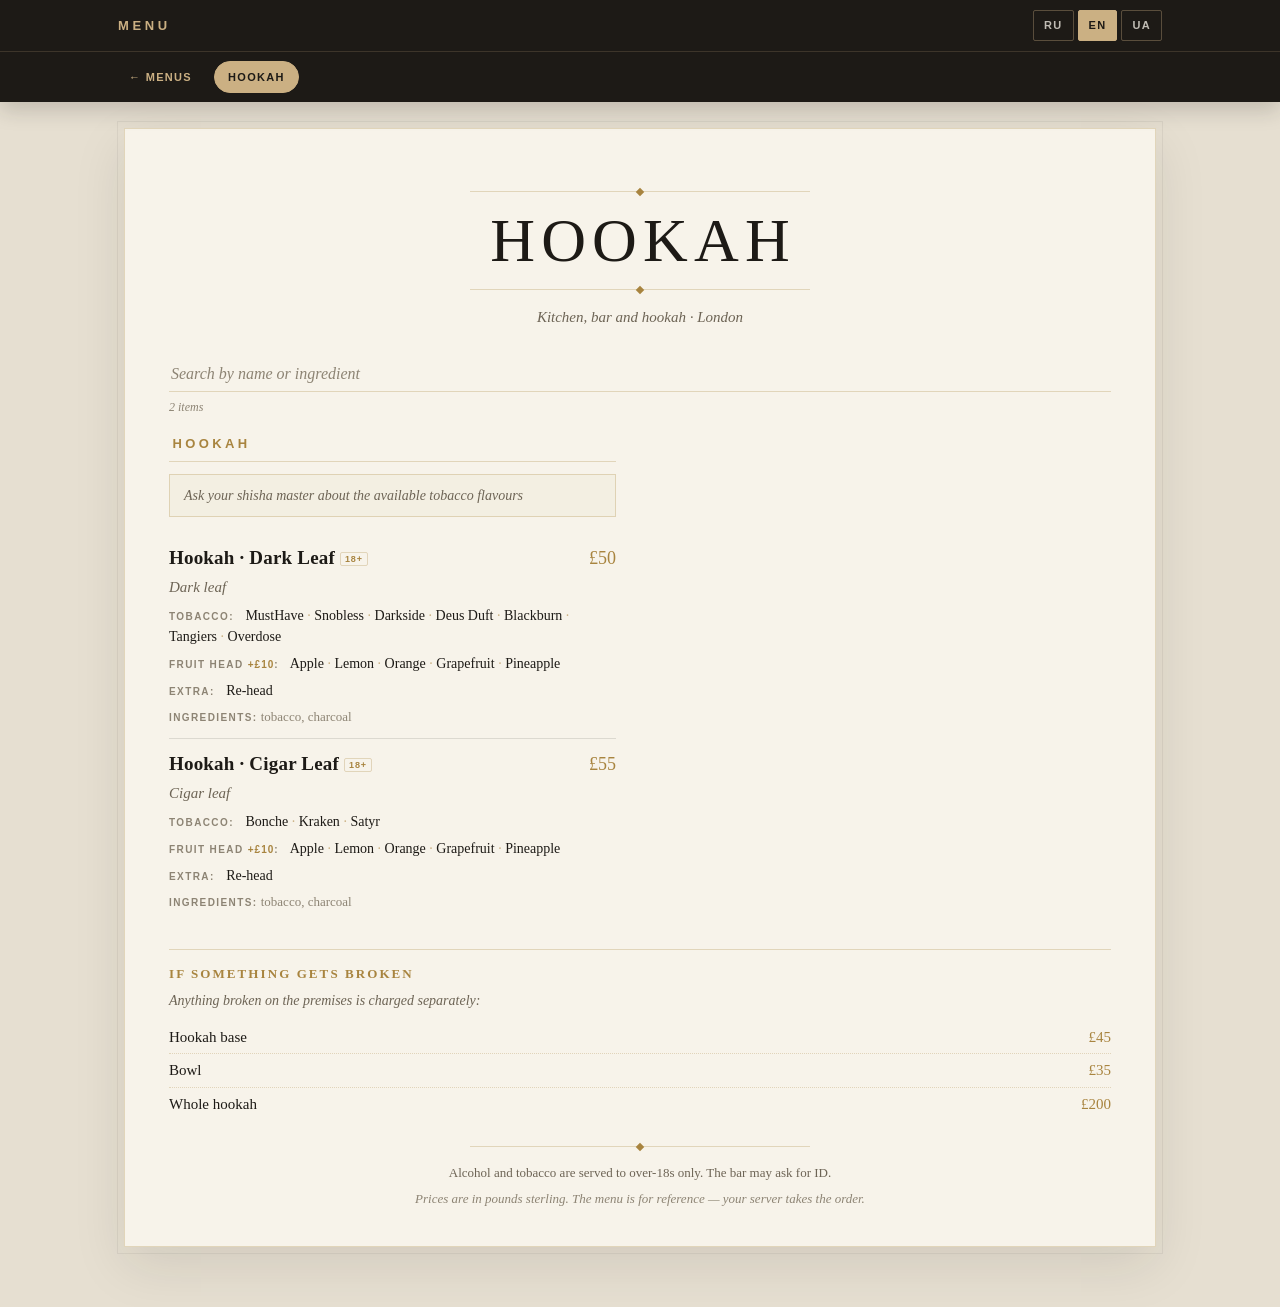
<file: hookah-en.html>
<!doctype html>
<html lang="en" class="has-chips">
<head>
<meta charset="utf-8">
<meta name="viewport" content="width=device-width, initial-scale=1, maximum-scale=1, user-scalable=no, viewport-fit=cover">
<title>Hookah</title>
<meta name="theme-color" content="#1d1a16">
<meta name="build" content="05c411021d10">
<link rel="manifest" href="site.webmanifest">
<link rel="apple-touch-icon" href="assets/icons/app-180.png">
<meta name="apple-mobile-web-app-capable" content="yes">
<meta name="apple-mobile-web-app-status-bar-style" content="black-translucent">
<meta name="apple-mobile-web-app-title" content="Menu">
<meta name="description" content="Hookah">
<link rel="alternate" hreflang="ru" href="hookah.html"><link rel="alternate" hreflang="en" href="hookah-en.html"><link rel="alternate" hreflang="uk" href="hookah-uk.html">
<!-- Сторінку згенеровано: python3 tools/build.py. Правки — у data/ і assets/. -->
<style>
/* ==========================================================================
   Сторінка меню. Друкована картка, а не застосунок: папір, золото,
   антиква. Один світлий режим навмисно — меню має виглядати як надруковане.
   ========================================================================== */

:root {
  --paper:      #f7f3ea;
  --paper-edge: #e6dfd1;
  --ink:        #1d1a16;
  --muted:      #6d6455;
  --faint:      #8d8474;
  --gold:       #a8843f;
  --gold-soft:  #cbb083;
  --line:       rgba(168, 132, 63, .28);
  --line-soft:  rgba(29, 26, 22, .12);

  --serif: "Cormorant Garamond", "Didot", "Bodoni MT", "Playfair Display",
           "Times New Roman", Times, Georgia, serif;
  --sans:  "Inter", "Helvetica Neue", Arial, system-ui, sans-serif;

  --wrap: 1080px;
  color-scheme: light;
}

*, *::before, *::after { box-sizing: border-box; }

/* Подвійний дотик більше не збільшує сторінку: у меню за нього чіпляються
   випадково, і текст стрибає масштабом посеред читання. Щипок двома пальцями
   лишається — тим, кому дрібно, він потрібен. */
html, body { touch-action: manipulation; }

body {
  margin: 0;
  background: var(--paper-edge);
  color: var(--ink);
  font-family: var(--serif);
  font-size: 17px;
  line-height: 1.5;
  -webkit-text-size-adjust: 100%;
  padding-top: calc(var(--bar) + var(--inset));
}

/* Те, чого без скрипта немає сенсу показувати. */
.js-only { display: none; }
.js .js-only { display: block; }

/* ------------------------------------------------------------- шапка --- */
/* Панель прикріплена до верху вікна: марка, мови й розділи стоять на місці,
   а меню проходить під ними. Висота панелі описана змінною — з неї ж
   береться відступ сторінки, щоб перший рядок меню не ховався під панеллю.

   Відступ під системний рядок обмежений навмисно. Без нього годинник і
   заряд лягають просто на панель; з голим env(safe-area-inset-top) деякі
   вбудовані переглядачі повідомляють пів екрана, і над маркою повисає чорна
   смуга. Обмеження лишає рівно висоту системного рядка й не більше. */
:root {
  --bar: 100px;                                  /* марка + стрічка розділів */
  --bar-plain: 50.5px;                           /* на головній стрічки немає */
  --inset: min(env(safe-area-inset-top, 0px), 52px);   /* під системний рядок */
}

.no-chips { --bar: var(--bar-plain); }

.topbar {
  position: fixed;
  top: 0;
  left: 0;
  right: 0;
  z-index: 30;
  padding-top: var(--inset);
  background: #1d1a16;
  box-shadow: 0 8px 20px rgba(29, 26, 22, .18);
}

.site {
  background: #1d1a16;
  color: var(--paper);
}

.site__bar {
  max-width: var(--wrap);
  margin: 0 auto;
  padding: 10px 18px;
  display: flex;
  align-items: center;
  justify-content: space-between;
  gap: 12px;
}

.mark {
  display: inline-flex;
  text-decoration: none;
  font-family: var(--sans);
  font-size: 13px;
  font-weight: 600;
  letter-spacing: .28em;
  color: var(--gold-soft);
  align-items: baseline;
  gap: 8px;
}

.langs { display: flex; gap: 4px; }

.lang {
  text-decoration: none;
  background: transparent;
  border: 1px solid rgba(203, 176, 131, .35);
  color: rgba(247, 243, 234, .75);
  font-family: var(--sans);
  font-size: 11px;
  font-weight: 600;
  letter-spacing: .12em;
  padding: 6px 10px;
  border-radius: 2px;
  cursor: pointer;
  user-select: none;
  transition: background .15s, color .15s, border-color .15s;
}

.lang:hover { border-color: var(--gold-soft); color: var(--paper); }

.lang.is-active {
  background: var(--gold-soft);
  border-color: var(--gold-soft);
  color: #1d1a16;
}

/* ------------------------------------------------- стрічка розділів --- */
.subbar {
  border-top: 1px solid rgba(203, 176, 131, .18);
}

.subbar__inner {
  max-width: var(--wrap);
  margin: 0 auto;
  padding: 8px 12px;
  display: flex;
}

.chips { display: flex; }

/* -------------------------------------------------------------- аркуш --- */
/* Ціль кнопки «нагору». Запас зверху дорівнює висоті панелі, інакше перехід
   лишав би початок аркуша під нею. */
.sheet {
  scroll-margin-top: calc(var(--bar) + var(--inset));
  max-width: var(--wrap);
  margin: 0 auto;
  padding: 18px 12px 40px;
}

.sheet__inner {
  background: var(--paper);
  border: 1px solid var(--line);
  outline: 1px solid rgba(29, 26, 22, .06);
  outline-offset: 6px;
  padding: 34px 20px 30px;
  box-shadow: 0 18px 50px rgba(29, 26, 22, .10);
}

/* ------------------------------------------------------------ титул --- */
.masthead { text-align: center; }

.masthead__title {
  margin: 0;
  font-weight: 400;
  font-size: clamp(30px, 9vw, 62px);
  line-height: 1.05;
  letter-spacing: .1em;
  text-indent: .1em;
  text-transform: uppercase;
}

.masthead__sub {
  margin: 10px 0 0;
  font-style: italic;
  color: var(--muted);
  font-size: 15px;
}

/* Тонка лінія з ромбом посередині — розділювач із друкованої картки. */
.rule {
  height: 1px;
  background: var(--line);
  margin: 16px auto;
  max-width: 340px;
  position: relative;
}

.rule--diamond::after {
  content: "";
  position: absolute;
  left: 50%;
  top: 50%;
  width: 6px;
  height: 6px;
  background: var(--gold);
  transform: translate(-50%, -50%) rotate(45deg);
}

/* ---------------------------------------------------------- панель --- */
/* Пошук лишається на аркуші й гортається разом із ним: липким тут має бути
   лише те, чим гість користується постійно, — розділи. */
.toolbar { margin: 24px 0 4px; }

.field { position: relative; }

.field input {
  width: 100%;
  appearance: none;
  background: transparent;
  border: 0;
  border-bottom: 1px solid var(--line);
  padding: 8px 30px 8px 2px;
  font-family: var(--serif);
  font-size: 16px;
  font-style: italic;
  color: var(--ink);
}

.field input::placeholder { color: var(--faint); }

/* власний хрестик уже є — системний лише дублює його */
.field input::-webkit-search-cancel-button { display: none; }

.field input:focus { outline: none; border-bottom-color: var(--gold); }

.field__clear {
  position: absolute;
  right: 0;
  top: 50%;
  transform: translateY(-50%);
  appearance: none;
  background: none;
  border: 0;
  color: var(--faint);
  font-size: 14px;
  cursor: pointer;
  padding: 4px 6px;
}

.chips {
  flex: 1 1 auto;
  min-width: 0;
  gap: 8px;
  overflow-x: auto;
  scrollbar-width: none;
}

.chips::-webkit-scrollbar { display: none; }

.chip {
  flex: 0 0 auto;
  text-decoration: none;
  font-family: var(--sans);
  font-size: 11px;
  font-weight: 600;
  letter-spacing: .12em;
  text-transform: uppercase;
  color: rgba(247, 243, 234, .72);
  border: 1px solid rgba(203, 176, 131, .3);
  border-radius: 999px;
  padding: 7px 13px;
  white-space: nowrap;
  transition: color .15s, border-color .15s, background .15s;
}

.chip:hover { color: var(--paper); border-color: var(--gold-soft); }

/* назад на головну — інша роль, ніж у розділів, тому й вигляд інший */
.chip--back {
  color: var(--gold-soft);
  border-color: transparent;
  padding-left: 4px;
}

.chip--back:hover { color: var(--paper); border-color: transparent; }

.chip--top {
  font-size: 14px;
  line-height: 1;
  padding: 6px 11px;
}

.chip.is-active {
  color: #1d1a16;
  border-color: var(--gold-soft);
  background: var(--gold-soft);
}

.toolbar__count {
  margin: 6px 0 0;
  font-size: 12px;
  font-style: italic;
  color: var(--faint);
}

/* -------------------------------------------------------- головна --- */
/* Розділів десять, і гортати їх згори вниз довго. Тому першим екраном —
   вибір розділу картками. Це звичайні посилання: працюють без скрипта. */
.home { margin: 26px 0 34px; }

.home__pick {
  margin: 0 0 14px;
  font-family: var(--sans);
  font-size: 11px;
  font-weight: 600;
  letter-spacing: .26em;
  text-indent: .26em;
  text-transform: uppercase;
  color: var(--gold);
  text-align: center;
}

.cards {
  display: grid;
  gap: 10px;
}

.card {
  display: flex;
  align-items: center;
  gap: 16px;
  padding: 15px 44px 15px 18px;
  position: relative;
  text-decoration: none;
  color: inherit;
  border: 1px solid var(--line);
  background: linear-gradient(100deg, rgba(168, 132, 63, .05), rgba(168, 132, 63, .01));
  transition: border-color .15s, background .15s;
}

/* ромб замість стрілки — той самий знак, що й у розділювачах картки */
.card::after {
  content: "";
  position: absolute;
  right: 18px;
  top: 50%;
  width: 7px;
  height: 7px;
  background: var(--gold-soft);
  transform: translateY(-50%) rotate(45deg);
  transition: background .15s;
}

.card:hover {
  border-color: var(--gold-soft);
  background: rgba(168, 132, 63, .09);
}

/* меню, яке ще не відкрите: видно, але не веде нікуди */
.card--soon {
  cursor: default;
  background: none;
  border-style: dashed;
}

.card--soon .card__name { color: var(--muted); }
.card--soon .card__icon { color: var(--line); }
.card--soon .card__meta { color: var(--gold); }
.card--soon::after { display: none; }
.card--soon:hover { border-color: var(--line); background: none; }

.card:hover::after { background: var(--gold); }

.card__icon {
  flex: 0 0 auto;
  width: 42px;
  height: 42px;
  color: var(--gold-soft);
  transition: color .15s;
}

.card__icon svg { width: 100%; height: 100%; display: block; }

.card:hover .card__icon { color: var(--gold); }

.card__text {
  display: flex;
  flex-direction: column;
  gap: 3px;
  min-width: 0;
}

.card__name {
  font-size: 21px;
  font-weight: 700;
  line-height: 1.2;
}

.card__meta {
  font-family: var(--sans);
  font-size: 10px;
  font-weight: 600;
  letter-spacing: .14em;
  text-transform: uppercase;
  color: var(--faint);
}

/* ---------------------------------------------------------- розділи --- */
.menu { margin-top: 18px; }

.section {
  break-inside: avoid;
  margin: 0 0 34px;
  scroll-margin-top: calc(var(--bar) + var(--inset) + 12px);
}

.section__head { margin-bottom: 12px; }

.section__title {
  margin: 0 0 6px;
  font-family: var(--sans);
  font-size: 13px;
  font-weight: 600;
  letter-spacing: .26em;
  text-indent: .26em;
  text-transform: uppercase;
  color: var(--gold);
  border-bottom: 1px solid var(--line);
  padding-bottom: 8px;
}

.note {
  margin: 0 0 16px;
  border: 1px solid var(--line);
  padding: 10px 14px;
  font-style: italic;
  font-size: 14px;
  color: var(--muted);
  background: rgba(168, 132, 63, .045);
}

/* ---------------------------------------------------------- позиція --- */
.item {
  padding: 12px 0;
  border-bottom: 1px solid var(--line-soft);
}

.item:last-child { border-bottom: 0; }

.item__head {
  display: flex;
  align-items: baseline;
  justify-content: space-between;
  gap: 14px;
}

.item__name {
  margin: 0;
  font-size: 19px;
  font-weight: 700;
  line-height: 1.25;
  letter-spacing: .01em;
}

.item__price {
  margin: 0;
  flex: 0 0 auto;
  font-size: 18px;
  color: var(--gold);
  white-space: nowrap;
}

.item__from {
  font-family: var(--sans);
  font-size: 10px;
  letter-spacing: .1em;
  text-transform: uppercase;
  color: var(--faint);
}

.badge {
  font-family: var(--sans);
  font-size: 9px;
  font-weight: 700;
  letter-spacing: .1em;
  vertical-align: middle;
  color: var(--gold);
  border: 1px solid var(--line);
  border-radius: 2px;
  padding: 1px 4px;
}

/* Новинку видно з-поміж решти: та сама плашка, але залита золотом. Вона
   стоїть у стрічці назви поруч із «18+», тож лишається дрібною. */
.badge--new {
  color: var(--paper);
  background: var(--gold);
  border-color: var(--gold);
}

.item__desc {
  margin: 4px 0 0;
  font-style: italic;
  font-size: 15px;
  color: var(--muted);
}

.item__taste {
  color: var(--faint);
  font-size: .94em;
}

.item__opt {
  margin: 6px 0 0;
  font-size: 14px;
  color: var(--ink);
}

.item__optLabel .item__add {
  font-family: var(--sans);
  font-size: 10px;
  letter-spacing: .1em;
  border-bottom: 0;
}

.item__optLabel {
  font-family: var(--sans);
  font-size: 10px;
  font-weight: 600;
  letter-spacing: .14em;
  text-transform: uppercase;
  color: var(--faint);
  margin-right: 8px;
}

.choice { white-space: nowrap; }
.choice__price { color: var(--gold); }

/* доплата зверху до ціни позиції — має читатися як ціна, а не як варіант */
.item__add {
  color: var(--gold);
  border-bottom: 1px solid var(--line);
}
.sep { color: var(--gold-soft); }

.more { display: inline; }

.more__summary {
  display: inline;
  list-style: none;
  cursor: pointer;
  margin-left: 8px;
  font-family: var(--sans);
  font-size: 10px;
  font-weight: 600;
  letter-spacing: .12em;
  text-transform: uppercase;
  color: var(--gold);
  border-bottom: 1px dotted var(--gold-soft);
}

.more__summary::-webkit-details-marker { display: none; }
.more[open] .more__summary { color: var(--faint); border-bottom-color: transparent; }

.more__list {
  margin: 5px 0 0;
  padding-left: 12px;
  border-left: 1px solid var(--line);
  font-size: 13px;
  color: var(--muted);
}

.item__ing {
  margin: 6px 0 0;
  font-size: 13px;
  color: var(--faint);
}

.item__ingLabel {
  font-family: var(--sans);
  font-size: 10px;
  font-weight: 600;
  letter-spacing: .14em;
  text-transform: uppercase;
}

.empty {
  margin: 30px 0;
  text-align: center;
  font-style: italic;
  color: var(--muted);
}

/* ------------------------------------------------------------- підвал --- */
.foot {
  margin-top: 26px;
  text-align: center;
  font-size: 13px;
  color: var(--muted);
}

.foot p { margin: 6px 0 0; }
.foot__fine { color: var(--faint); font-style: italic; }

/* ----------------------------------------------------------- знижка --- */
/* Правило знижки стоїть над меню й читається без скрипта. У самі дні знижки
   скрипт міняє текст на «сьогодні діє» і підсвічує рядок золотом — щоб гість
   не рахував у голові, а бачив, що ціни вже нижчі. */
.promo {
  margin: 0 0 18px;
  border: 1px solid var(--line);
  border-left: 3px solid var(--gold-soft);
  padding: 10px 14px;
  font-size: 14px;
  color: var(--muted);
  background: rgba(168, 132, 63, .045);
}

.promo.is-on {
  border-left-color: var(--gold);
  color: var(--ink);
  background: rgba(168, 132, 63, .12);
}

.home .promo { margin: 22px 0 0; text-align: center; border-left-width: 1px; }

/* ------------------------------------------------------- за розбите --- */
/* Плата за розбите стоїть у хвості меню й навмисно не схожа на позиції:
   без рамки-картки, дрібнішим кеглем. Гість має її знайти, коли шукатиме,
   але вона не має перебивати кальяни, по які він прийшов. */
.damages {
  margin: 26px 0 0;
  border-top: 1px solid var(--line);
  padding-top: 14px;
}
.damages__title {
  margin: 0;
  font-size: 13px;
  letter-spacing: .16em;
  text-transform: uppercase;
  color: var(--gold);
}
.damages__note { margin: 6px 0 10px; font-size: 14px; font-style: italic; color: var(--muted); }
.damages__list { margin: 0; padding: 0; list-style: none; }
.damages__row {
  display: flex;
  justify-content: space-between;
  gap: 12px;
  padding: 5px 0;
  border-bottom: 1px dotted var(--line);
  font-size: 15px;
}
.damages__row:last-child { border-bottom: 0; }
.damages__price { color: var(--gold); white-space: nowrap; }

/* ----------------------------------------------------------- нагору --- */
/* Барне меню довге: щоб повернутися до розділів угорі, гостю довелося б довго
   гортати. Кнопка зʼявляється, коли до верху вже далеко, і стоїть у нижньому
   кутку — під великим пальцем, але збоку від назв і цін. */
.totop {
  position: fixed;
  right: 14px;
  bottom: calc(16px + env(safe-area-inset-bottom, 0px));
  z-index: 5;
  width: 46px;
  height: 46px;
  border: 1px solid var(--gold);
  border-radius: 50%;
  background: rgba(29, 26, 22, .92);
  color: var(--gold-soft);
  font-size: 20px;
  line-height: 1;
  cursor: pointer;
  box-shadow: 0 3px 10px rgba(29, 26, 22, .25);
  opacity: 0;
  visibility: hidden;
  transition: opacity .18s ease, visibility .18s ease;
}

.totop.is-on { opacity: 1; visibility: visible; }

@media (prefers-reduced-motion: reduce) {
  .totop { transition: none; }
}

/* ------------------------------------------------------- широкий екран --- */
@media (min-width: 560px) {
  .cards { grid-template-columns: 1fr 1fr; }
}

@media (min-width: 860px) {
  .sheet { padding: 26px 24px 60px; }
  .sheet__inner { padding: 46px 44px 38px; }
  :root { --bar: 102px; }
  .toolbar { margin: 28px 0 6px; }
  .subbar__inner { padding: 9px 24px; }

  .menu {
    columns: 2;
    column-gap: 48px;
  }

  .home { margin: 30px 0 40px; }

  .section { margin-bottom: 30px; }
}

@media (min-width: 1200px) {
  body { font-size: 18px; }
}

/* --------------------------------------------------------------- друк --- */
@media print {
  .topbar, .toolbar, .totop { display: none !important; }
  body { background: #fff; }
  .sheet__inner { box-shadow: none; border-color: #bbb; }
  .menu { columns: 2; column-gap: 34px; }
}

</style>
</head>
<body data-stem="hookah" data-lang="en">
<script type="application/json" id="promo">{"full": [{"from": 7920, "to": 540}], "except": [{"from": "2026-08-30T09:00", "to": "2026-08-31T12:00", "note": "This weekend full price runs until Monday 12:00."}], "hand": {"mode": "off", "until": ""}}</script>

<!-- Панель прикріплена до верху: меню проходить під нею, вона не рухається. -->
<div class="topbar">
  <header class="site">
    <div class="site__bar">
      <a class="mark" href="index-en.html" title="Menus"
         aria-label="Menus">MENU</a>
      <nav class="langs" aria-label="Language"><a class="lang" href="hookah.html" hreflang="ru" title="Русский" data-lang="ru">RU</a><a class="lang is-active" href="hookah-en.html" hreflang="en" title="English" data-lang="en">EN</a><a class="lang" href="hookah-uk.html" hreflang="uk" title="Українська" data-lang="uk">UA</a></nav>
    </div>
  </header>
  <nav class="subbar" aria-label="Sections"><div class="subbar__inner"><nav class="chips" id="chips" aria-label="Sections"><a class="chip chip--back" href="index-en.html">← Menus</a><a class="chip" href="#cat-hookah" data-cat="hookah">Hookah</a></nav></div></nav>
</div>

<main class="sheet" id="top">
  <div class="sheet__inner">
  <div class="page" lang="en">


  <div class="masthead">
    <div class="rule rule--diamond" aria-hidden="true"></div>
    <h1 class="masthead__title">Hookah</h1>
    <div class="rule rule--diamond" aria-hidden="true"></div>
    <p class="masthead__sub">Kitchen, bar and hookah · London</p>
  </div>

  <div class="toolbar js-only">
    <div class="field">
      <input type="search" autocomplete="off" spellcheck="false"
             placeholder="Search by name or ingredient" aria-label="Search by name or ingredient">
      <button class="field__clear" type="button" title="Clear" hidden>✕</button>
    </div>
    <p class="toolbar__count"
       data-forms="item|items|items"
       data-lang="en">2 items</p>
  </div>

  <p class="promo" data-today="Right now a hookah is £40 and cigar leaf £50 — the prices below already include it.">From Sunday 9:00 until Friday 12:00 a hookah is £40, cigar leaf £50. From Friday 12:00 to Sunday 9:00 — £50 and £55.</p>
  <div class="menu"><section class="section" id="cat-hookah"><header class="section__head"><h2 class="section__title">Hookah</h2></header><p class="note">Ask your shisha master about the available tobacco flavours</p><div class="section__items"><article class="item" data-search="hookah · dark leaf дарк-ліф · смаки тютюну запитуйте в кальянного майстра dark leaf · ask your shisha master about the available tobacco flavours дарк-лиф · вкусы табака спрашивайте у кальянного мастера кальян кальяни кальяны шиша shisha фруктова чаша фруктовая чаша рехед ре-хед дарк ліф дарк лиф dark leaf тютюн tobacco табак вугілля charcoal уголь табак tobacco тютюн musthave snobless darkside deus duft blackburn tangiers overdose фруктовая чаша fruit head фруктова чаша яблуко apple яблоко лимон lemon лимон апельсин orange апельсин грейпфрут grapefruit грейпфрут ананас pineapple ананас дополнительно extra додатково заміна чаші re-head замена чаши кальяни hookah кальяны"><div class="item__head"><h3 class="item__name">Hookah · Dark Leaf <span class="badge" title="Tobacco. Served to over-18s only — the bar will check ID.">18+</span></h3><p class="item__price"><span data-promo="£40">£50</span></p></div><p class="item__desc">Dark leaf</p><div class="item__opt"><span class="item__optLabel">Tobacco:</span> <span class="choice"><span class="choice__name">MustHave</span></span> <span class="sep">·</span> <span class="choice"><span class="choice__name">Snobless</span></span> <span class="sep">·</span> <span class="choice"><span class="choice__name">Darkside</span></span> <span class="sep">·</span> <span class="choice"><span class="choice__name">Deus Duft</span></span> <span class="sep">·</span> <span class="choice"><span class="choice__name">Blackburn</span></span> <span class="sep">·</span> <span class="choice"><span class="choice__name">Tangiers</span></span> <span class="sep">·</span> <span class="choice"><span class="choice__name">Overdose</span></span></div><div class="item__opt"><span class="item__optLabel">Fruit head <span class="item__add">+£10</span>:</span> <span class="choice"><span class="choice__name">Apple</span></span> <span class="sep">·</span> <span class="choice"><span class="choice__name">Lemon</span></span> <span class="sep">·</span> <span class="choice"><span class="choice__name">Orange</span></span> <span class="sep">·</span> <span class="choice"><span class="choice__name">Grapefruit</span></span> <span class="sep">·</span> <span class="choice"><span class="choice__name">Pineapple</span></span></div><div class="item__opt"><span class="item__optLabel">Extra:</span> <span class="choice"><span class="choice__name">Re-head</span></span></div><p class="item__ing"><span class="item__ingLabel">Ingredients:</span> tobacco, charcoal</p></article><article class="item" data-search="hookah · cigar leaf сигарний лист · смаки тютюну запитуйте в кальянного майстра cigar leaf · ask your shisha master about the available tobacco flavours сигарный лист · вкусы табака спрашивайте у кальянного мастера кальян кальяни кальяны шиша shisha фруктова чаша фруктовая чаша рехед ре-хед сигарний лист сигарный лист cigar leaf тютюн tobacco табак вугілля charcoal уголь табак tobacco тютюн bonche kraken satyr фруктовая чаша fruit head фруктова чаша яблуко apple яблоко лимон lemon лимон апельсин orange апельсин грейпфрут grapefruit грейпфрут ананас pineapple ананас дополнительно extra додатково заміна чаші re-head замена чаши кальяни hookah кальяны"><div class="item__head"><h3 class="item__name">Hookah · Cigar Leaf <span class="badge" title="Tobacco. Served to over-18s only — the bar will check ID.">18+</span></h3><p class="item__price"><span data-promo="£50">£55</span></p></div><p class="item__desc">Cigar leaf</p><div class="item__opt"><span class="item__optLabel">Tobacco:</span> <span class="choice"><span class="choice__name">Bonche</span></span> <span class="sep">·</span> <span class="choice"><span class="choice__name">Kraken</span></span> <span class="sep">·</span> <span class="choice"><span class="choice__name">Satyr</span></span></div><div class="item__opt"><span class="item__optLabel">Fruit head <span class="item__add">+£10</span>:</span> <span class="choice"><span class="choice__name">Apple</span></span> <span class="sep">·</span> <span class="choice"><span class="choice__name">Lemon</span></span> <span class="sep">·</span> <span class="choice"><span class="choice__name">Orange</span></span> <span class="sep">·</span> <span class="choice"><span class="choice__name">Grapefruit</span></span> <span class="sep">·</span> <span class="choice"><span class="choice__name">Pineapple</span></span></div><div class="item__opt"><span class="item__optLabel">Extra:</span> <span class="choice"><span class="choice__name">Re-head</span></span></div><p class="item__ing"><span class="item__ingLabel">Ingredients:</span> tobacco, charcoal</p></article></div></section></div>
  <p class="empty" hidden>Nothing found. Try another language or another ingredient.</p>
  <section class="damages"><h2 class="damages__title">If something gets broken</h2><p class="damages__note">Anything broken on the premises is charged separately:</p><ul class="damages__list"><li class="damages__row"><span class="damages__name">Hookah base</span><span class="damages__price">£45</span></li><li class="damages__row"><span class="damages__name">Bowl</span><span class="damages__price">£35</span></li><li class="damages__row"><span class="damages__name">Whole hookah</span><span class="damages__price">£200</span></li></ul></section>
  <button class="totop js-only" type="button" aria-label="Back to top"
          title="Back to top">↑</button>

  <footer class="foot">
    <div class="rule rule--diamond" aria-hidden="true"></div>
    <p>Alcohol and tobacco are served to over-18s only. The bar may ask for ID.</p>
    <p class="foot__fine">Prices are in pounds sterling. The menu is for reference — your server takes the order.</p>
  </footer>
  </div>
  </div>
</main>

<script>
/* ==========================================================================
   Покращення, а не основа. Меню вже в HTML і читається без цього файлу:
   мова — окремі сторінки, розділи — звичайні якорі, обʼєми — <details>.
   Скрипт додає пошук, підсвітку розділу, памʼять про мову й перехід між
   мовами без втрати місця читання.
   ========================================================================== */
(function () {
  'use strict';

  var LANGS = ['ru', 'en', 'uk'];
  var STORAGE_KEY = 'menu-lang';
  var LANG = document.body.getAttribute('data-lang');
  var STEM = document.body.getAttribute('data-stem');

  document.documentElement.className += ' js';

  function barHeight() {
    var bar = document.querySelector('.topbar');
    return bar ? bar.getBoundingClientRect().height : 100;
  }

  /* ------------------------------------------------------------- мова --- */
  /* Сторінка кожної мови окрема, тож перемикач — звичайні посилання. Скрипту
     лишається памʼять: запамʼятати вибір і на наступному заході відкрити ту
     саму мову. Мову браузера навмисно не питаємо — основна мова меню
     російська, і сторінка має відкриватися нею, поки гість не перемкнув. */
  function stored() {
    try {
      var saved = localStorage.getItem(STORAGE_KEY);
      return LANGS.indexOf(saved) > -1 ? saved : null;
    } catch (err) { return null; }
  }

  function remember(code) {
    try { localStorage.setItem(STORAGE_KEY, code); } catch (err) { /* ігноруємо */ }
  }

  /* Пошуковий запит їде разом із мовою: слово в адресі, а не в памʼяті, бо
     сторінка іншої мови — окремий файл і починає з чистого аркуша. */
  function param(name) {
    var hit = location.search.match(new RegExp('[?&]' + name + '=([^&]*)'));
    if (!hit) return '';
    try { return decodeURIComponent(hit[1].replace(/\+/g, ' ')); } catch (err) { return ''; }
  }

  var asked = param('q');

  function langHref(link) {
    var base = link.getAttribute('href').split('#')[0].split('?')[0];
    /* Поки в пошуку щось написано, гість читає не розділ, а знахідки: якір
       розділу відніс би його казна-куди, тож несемо сам запит і лишаємо
       гостя вгорі результатів. */
    var input = document.querySelector('.field input');
    var typed = input ? input.value.trim() : '';
    if (typed) return base + '?q=' + encodeURIComponent(typed);
    var here = currentSection();
    return here ? base + '#cat-' + here : base;
  }

  var links = [].slice.call(document.querySelectorAll('.lang[data-lang]'));

  links.forEach(function (link) {
    link.addEventListener('click', function () {
      remember(link.getAttribute('data-lang'));
      link.href = langHref(link);
    });
  });

  var want = (location.search.match(/[?&]lang=([a-z]{2})/) || [])[1];
  if (LANGS.indexOf(want) === -1) want = stored();

  if (want && want !== LANG) {
    var twin = links.filter(function (l) { return l.getAttribute('data-lang') === want; })[0];
    if (twin) {
      remember(want);
      var to = twin.getAttribute('href').split('#')[0].split('?')[0];
      if (asked) to += '?q=' + encodeURIComponent(asked);
      location.replace(to + location.hash);
      return;
    }
  }
  if (want === LANG) remember(LANG);

  /* ------------------------------------------------------------ пошук --- */
  function fold(text) {
    return (text || '').toLowerCase().replace(/ё/g, 'е').replace(/['’`]/g, 'ʼ').trim();
  }

  /* «1 позиція», «2 позиції», «5 позицій» — форми числа беремо зі сторінки,
     щоб мови жили в даних, а не в скрипті. */
  function countText(n, box) {
    var forms = (box.getAttribute('data-forms') || '').split('|');
    if (forms.length < 3) return n + ' ' + forms[0];
    if (box.getAttribute('data-lang') === 'en') return n + ' ' + (n === 1 ? forms[0] : forms[1]);
    var tens = n % 100, unit = n % 10;
    if (unit === 1 && tens !== 11) return n + ' ' + forms[0];
    if (unit >= 2 && unit <= 4 && (tens < 12 || tens > 14)) return n + ' ' + forms[1];
    return n + ' ' + forms[2];
  }

  var sections = [].slice.call(document.querySelectorAll('.section'));
  var chips = [].slice.call(document.querySelectorAll('.chip[data-cat]'));

  function wireSearch() {
    var input = document.querySelector('.field input');
    var clear = document.querySelector('.field__clear');
    var count = document.querySelector('.toolbar__count');
    var empty = document.querySelector('.empty');
    var items = [].slice.call(document.querySelectorAll('.item'));
    if (!input) return;

    function filter() {
      var query = fold(input.value);
      var shown = 0;

      items.forEach(function (item) {
        var hit = !query || item.getAttribute('data-search').indexOf(query) > -1;
        item.hidden = !hit;
        if (hit) shown++;
      });

      sections.forEach(function (section) {
        section.hidden = !section.querySelector('.item:not([hidden])');
        /* Спільна примітка розділу стосується всього розділу, а не знахідки —
           під час пошуку вона тільки заважає читати результат. */
        var note = section.querySelector('.note');
        if (note) note.hidden = !!query;
      });

      chips.forEach(function (chip) {
        var section = document.getElementById('cat-' + chip.getAttribute('data-cat'));
        chip.hidden = !section || section.hidden;
      });

      if (count) count.textContent = countText(shown, count);
      if (empty) empty.hidden = shown > 0;
      if (clear) clear.hidden = !input.value;
    }

    if (asked) input.value = asked;

    input.addEventListener('input', filter);
    clear.addEventListener('click', function () {
      input.value = '';
      filter();
      input.focus();
    });
    filter();
  }

  /* -------------------------------------------- підсвітка розділу --- */
  var active = '';

  /* Розділ, який гість зараз читає. Запас у 60 px — це висота заголовка:
     одразу після переходу до розділу його заголовок стоїть трохи нижче
     панелі, і без запасу поточним вважався б попередній розділ. */
  function currentSection() {
    var edge = barHeight() + 60;
    var found = '';
    sections.forEach(function (section) {
      /* Схований пошуком розділ не має розмірів, і його верх — нуль: без цієї
         перевірки поточним вважався б останній схований, тобто самий низ меню. */
      if (section.hidden || !section.offsetParent) return;
      if (section.getBoundingClientRect().top <= edge) {
        found = section.id.replace('cat-', '');
      }
    });
    return found || active;
  }

  function wireSpy() {
    if (!sections.length || !chips.length || !window.IntersectionObserver) return;

    var observer = new IntersectionObserver(function (entries) {
      entries.forEach(function (entry) {
        if (!entry.isIntersecting) return;
        active = entry.target.id.replace('cat-', '');
        chips.forEach(function (chip) {
          var on = chip.getAttribute('data-cat') === active;
          chip.classList.toggle('is-active', on);
          if (on) chip.scrollIntoView({ block: 'nearest', inline: 'nearest' });
        });
      });
    }, { rootMargin: '-45% 0px -50% 0px' });

    sections.forEach(function (section) { observer.observe(section); });
  }

  /* ----------------------------------------------------------- нагору --- */
  function wireTop() {
    var button = document.querySelector('.totop');
    if (!button) return;

    /* Півтора екрана — стільки, щоб кнопка не мигтіла на перших рядках, але
       вже стояла напоготові, коли гість справді пішов углиб меню. */
    var deep = false;

    function look() {
      var now = window.pageYOffset > window.innerHeight * 1.5;
      if (now === deep) return;
      deep = now;
      button.classList.toggle('is-on', deep);
    }

    /* Фокус на пошук навмисно не ставимо: на телефоні це підняло б
       клавіатуру, а гість просто хотів повернутися до початку. */
    button.addEventListener('click', function () {
      window.scrollTo({ top: 0, behavior: 'smooth' });
    });

    window.addEventListener('scroll', look, { passive: true });
    look();
  }

  /* ----------------------------------------------------------- знижка --- */
  /* У сторінці надруковані обидві ціни: звичайна текстом, знижкова в
     data-promo. Знижка діє завжди, крім вікон повної ціни — щотижневого
     (пʼятниця 12:00 → неділя 9:00) і разових за датами. Розклад лежить у
     сторінці блоком JSON, час у ньому лондонський. */
  var WEEK = ['Sun', 'Mon', 'Tue', 'Wed', 'Thu', 'Fri', 'Sat'];

  function londonNow() {
    /* Час рахуємо за Лондоном, а не за годинником телефона: гість може
       приїхати з іншим поясом, а знижка привʼязана до годинника бару. */
    var d = new Date();
    try {
      var bits = {};
      new Intl.DateTimeFormat('en-GB', {
        timeZone: 'Europe/London', weekday: 'short', hour12: false,
        year: 'numeric', month: '2-digit', day: '2-digit',
        hour: '2-digit', minute: '2-digit'
      }).formatToParts(d).forEach(function (part) { bits[part.type] = part.value; });

      var day = WEEK.indexOf(String(bits.weekday).slice(0, 3));
      var hour = Number(bits.hour) % 24;          /* деякі браузери кажуть «24» */
      var minute = Number(bits.minute);
      if (day > -1 && hour >= 0 && minute >= 0) {
        return {
          week: day * 1440 + hour * 60 + minute,
          stamp: bits.year + '-' + bits.month + '-' + bits.day + 'T'
                 + (hour < 10 ? '0' : '') + hour + ':' + bits.minute
        };
      }
    } catch (err) { /* старий браузер — рахуємо за телефоном */ }

    function two(n) { return (n < 10 ? '0' : '') + n; }
    return {
      week: d.getDay() * 1440 + d.getHours() * 60 + d.getMinutes(),
      stamp: d.getFullYear() + '-' + two(d.getMonth() + 1) + '-' + two(d.getDate())
             + 'T' + two(d.getHours()) + ':' + two(d.getMinutes())
    };
  }

  /* Вікно може переходити через кінець тижня: пʼятниця 12:00 → неділя 9:00
     починається пізно ввечері тижня й закінчується вже на його початку. */
  function inWeekWindow(minute, from, to) {
    return from <= to ? (minute >= from && minute < to)
                      : (minute >= from || minute < to);
  }

  function wirePromo() {
    var box = document.getElementById('promo');
    var note = document.querySelector('.promo');
    if (!box) return;

    var plan;
    try { plan = JSON.parse(box.textContent); } catch (err) { return; }

    var now = londonNow();
    var full = null;      /* вікно повної ціни, якщо ми зараз у ньому */
    var once = false;     /* і воно разове, а не щотижневе */

    /* Ручна накладка з адмінки старша за графік: вечір іде не за планом —
       бар забирає знижку або лишає її кнопкою. «until» — лондонський час,
       коли накладка спадає сама; порожнє — поки її не приберуть. */
    var hand = plan.hand;
    if (hand && hand.until && now.stamp >= hand.until) hand = null;

    if (hand && hand.mode === 'off') { full = hand; once = true; }
    else if (!hand) {
      (plan['except'] || []).forEach(function (w) {
        if (!full && now.stamp >= w.from && now.stamp < w.to) { full = w; once = true; }
      });
      if (!full) {
        (plan.full || []).forEach(function (w) {
          if (!full && inWeekWindow(now.week, w.from, w.to)) full = w;
        });
      }
    }
    /* hand.mode === 'on' — знижка попри графік: жодного вікна повної ціни. */

    if (full) {
      /* Повна ціна — надруковані ціни й так правильні. А от рядок над меню
         обіцяє знижку, тож у разовому вікні його треба поправити: з
         приміткою він пояснює, чому знижки зараз немає, а без примітки
         зникає зовсім — меню виглядає як звичайне. Щотижневе вікно рядка
         не чіпає: правило в ньому саме й каже, що зараз ціни повні. */
      if (note && full.note) note.textContent = full.note;
      else if (note && once) note.parentNode.removeChild(note);
      return;
    }

    [].slice.call(document.querySelectorAll('[data-promo]')).forEach(function (node) {
      node.textContent = node.getAttribute('data-promo');
    });
    if (note) {
      var on = note.getAttribute('data-today');
      if (on) note.textContent = on;
      note.className = 'promo is-on';
    }
  }

  /* ---------------------------------------------------------- новинки --- */
  /* Плашка «нове» надрукована в сторінці з датою, коли вона має згаснути.
     Сторінки перезбираються не щодня, тож гасить її скрипт — і теж за
     Лондоном, як і знижку: новинка закінчується за годинником бару. */
  function wireNew() {
    var now = londonNow().stamp.slice(0, 10);
    [].slice.call(document.querySelectorAll('.badge--new[data-until]'))
      .forEach(function (node) {
        if (now >= node.getAttribute('data-until')) node.parentNode.removeChild(node);
      });
  }

  wireSearch();
  wireSpy();
  wireTop();
  wirePromo();
  wireNew();

  /* ------------------------------------------------- свіжість меню --- */
  /* Сторінка, додана на екран «Домів», живе в кеші телефона: оновити її
     нічим — адресного рядка немає. Тому вона сама звіряє свій відбиток із
     version.json і, якщо меню змінилося, перезавантажується з новою адресою:
     інакше з кешу приїхала б та сама стара сторінка. */
  function checkFresh() {
    var meta = document.querySelector('meta[name="build"]');
    if (!meta || document.hidden) return;

    fetch('version.json?t=' + Date.now(), { cache: 'no-store' })
      .then(function (r) { return r.json(); })
      .then(function (fresh) {
        if (!fresh.build || fresh.build === meta.content) return;

        /* Якщо ми вже прийшли по цю саме версію, а сторінка все одно стара —
           значить, публікація ще в дорозі. Перезавантажувати вдруге не можна:
           вийде безкінечне коло. */
        var url = new URL(location.href);
        if (url.searchParams.get('v') === fresh.build) return;

        url.searchParams.set('v', fresh.build);
        location.replace(url.toString());
      })
      .catch(function () { /* немає звʼязку — показуємо що є */ });
  }

  checkFresh();
  document.addEventListener('visibilitychange', function () {
    if (!document.hidden) checkFresh();
  });
  window.addEventListener('pageshow', function (e) { if (e.persisted) checkFresh(); });
}());

</script>
</body>
</html>
</file>
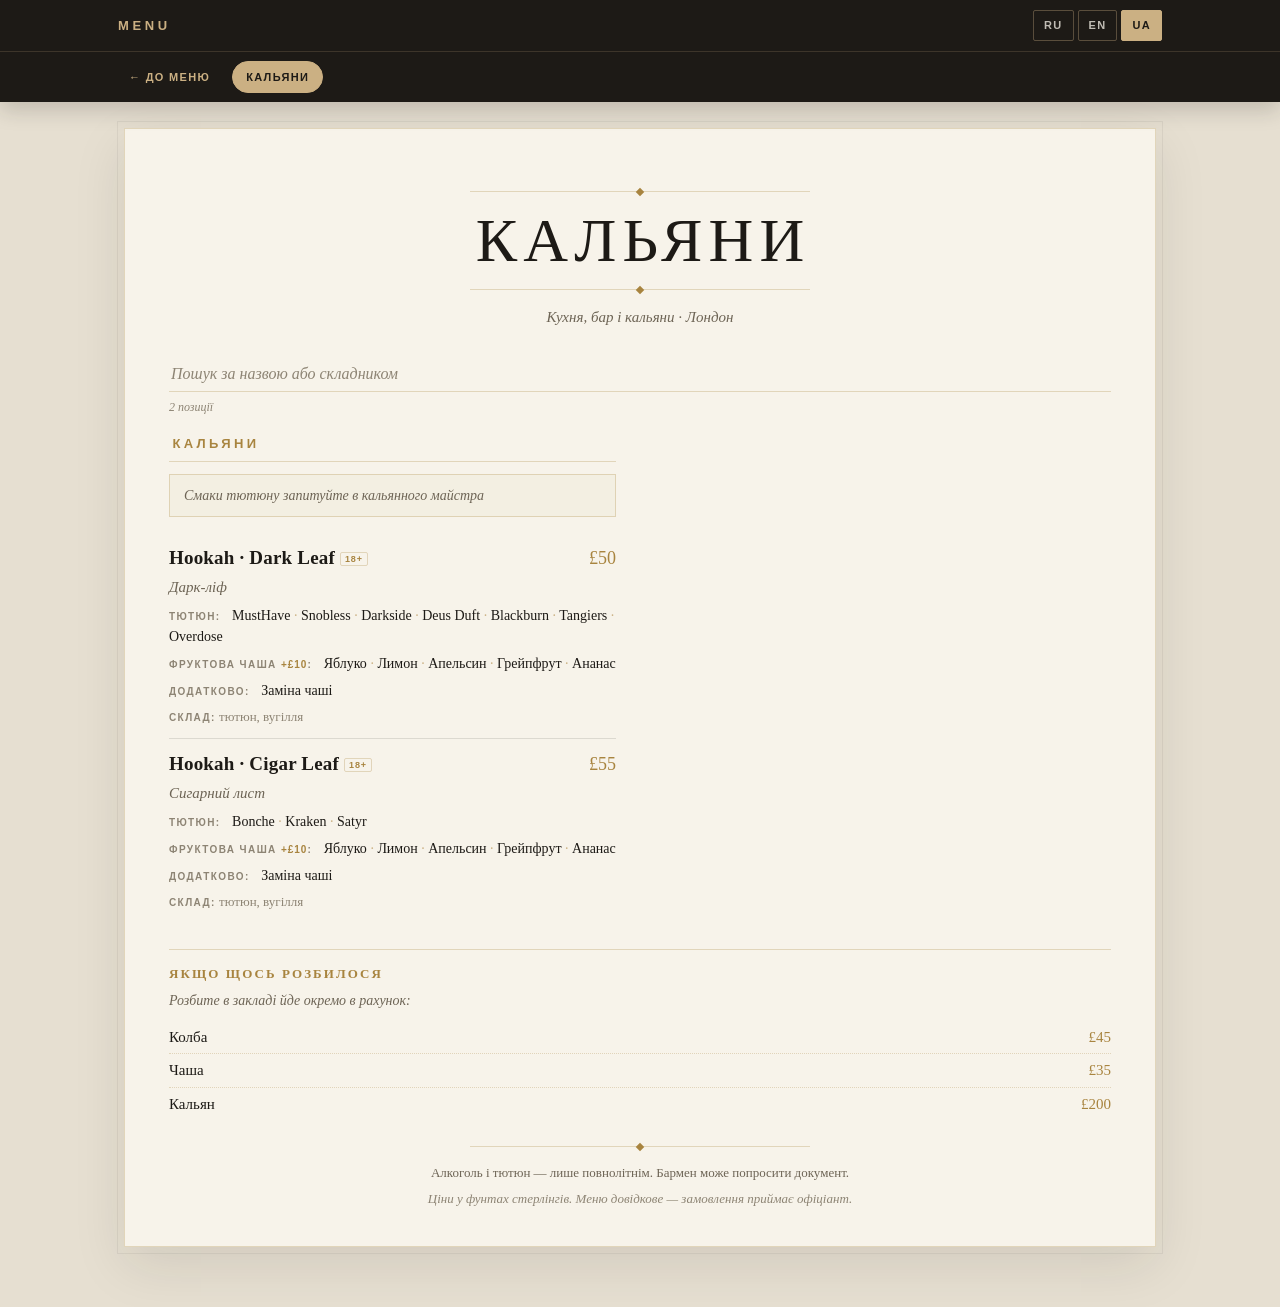
<file: hookah-uk.html>
<!doctype html>
<html lang="uk" class="has-chips">
<head>
<meta charset="utf-8">
<meta name="viewport" content="width=device-width, initial-scale=1, maximum-scale=1, user-scalable=no, viewport-fit=cover">
<title>Кальяни</title>
<meta name="theme-color" content="#1d1a16">
<meta name="build" content="05c411021d10">
<link rel="manifest" href="site.webmanifest">
<link rel="apple-touch-icon" href="assets/icons/app-180.png">
<meta name="apple-mobile-web-app-capable" content="yes">
<meta name="apple-mobile-web-app-status-bar-style" content="black-translucent">
<meta name="apple-mobile-web-app-title" content="Menu">
<meta name="description" content="Кальяни">
<link rel="alternate" hreflang="ru" href="hookah.html"><link rel="alternate" hreflang="en" href="hookah-en.html"><link rel="alternate" hreflang="uk" href="hookah-uk.html">
<!-- Сторінку згенеровано: python3 tools/build.py. Правки — у data/ і assets/. -->
<style>
/* ==========================================================================
   Сторінка меню. Друкована картка, а не застосунок: папір, золото,
   антиква. Один світлий режим навмисно — меню має виглядати як надруковане.
   ========================================================================== */

:root {
  --paper:      #f7f3ea;
  --paper-edge: #e6dfd1;
  --ink:        #1d1a16;
  --muted:      #6d6455;
  --faint:      #8d8474;
  --gold:       #a8843f;
  --gold-soft:  #cbb083;
  --line:       rgba(168, 132, 63, .28);
  --line-soft:  rgba(29, 26, 22, .12);

  --serif: "Cormorant Garamond", "Didot", "Bodoni MT", "Playfair Display",
           "Times New Roman", Times, Georgia, serif;
  --sans:  "Inter", "Helvetica Neue", Arial, system-ui, sans-serif;

  --wrap: 1080px;
  color-scheme: light;
}

*, *::before, *::after { box-sizing: border-box; }

/* Подвійний дотик більше не збільшує сторінку: у меню за нього чіпляються
   випадково, і текст стрибає масштабом посеред читання. Щипок двома пальцями
   лишається — тим, кому дрібно, він потрібен. */
html, body { touch-action: manipulation; }

body {
  margin: 0;
  background: var(--paper-edge);
  color: var(--ink);
  font-family: var(--serif);
  font-size: 17px;
  line-height: 1.5;
  -webkit-text-size-adjust: 100%;
  padding-top: calc(var(--bar) + var(--inset));
}

/* Те, чого без скрипта немає сенсу показувати. */
.js-only { display: none; }
.js .js-only { display: block; }

/* ------------------------------------------------------------- шапка --- */
/* Панель прикріплена до верху вікна: марка, мови й розділи стоять на місці,
   а меню проходить під ними. Висота панелі описана змінною — з неї ж
   береться відступ сторінки, щоб перший рядок меню не ховався під панеллю.

   Відступ під системний рядок обмежений навмисно. Без нього годинник і
   заряд лягають просто на панель; з голим env(safe-area-inset-top) деякі
   вбудовані переглядачі повідомляють пів екрана, і над маркою повисає чорна
   смуга. Обмеження лишає рівно висоту системного рядка й не більше. */
:root {
  --bar: 100px;                                  /* марка + стрічка розділів */
  --bar-plain: 50.5px;                           /* на головній стрічки немає */
  --inset: min(env(safe-area-inset-top, 0px), 52px);   /* під системний рядок */
}

.no-chips { --bar: var(--bar-plain); }

.topbar {
  position: fixed;
  top: 0;
  left: 0;
  right: 0;
  z-index: 30;
  padding-top: var(--inset);
  background: #1d1a16;
  box-shadow: 0 8px 20px rgba(29, 26, 22, .18);
}

.site {
  background: #1d1a16;
  color: var(--paper);
}

.site__bar {
  max-width: var(--wrap);
  margin: 0 auto;
  padding: 10px 18px;
  display: flex;
  align-items: center;
  justify-content: space-between;
  gap: 12px;
}

.mark {
  display: inline-flex;
  text-decoration: none;
  font-family: var(--sans);
  font-size: 13px;
  font-weight: 600;
  letter-spacing: .28em;
  color: var(--gold-soft);
  align-items: baseline;
  gap: 8px;
}

.langs { display: flex; gap: 4px; }

.lang {
  text-decoration: none;
  background: transparent;
  border: 1px solid rgba(203, 176, 131, .35);
  color: rgba(247, 243, 234, .75);
  font-family: var(--sans);
  font-size: 11px;
  font-weight: 600;
  letter-spacing: .12em;
  padding: 6px 10px;
  border-radius: 2px;
  cursor: pointer;
  user-select: none;
  transition: background .15s, color .15s, border-color .15s;
}

.lang:hover { border-color: var(--gold-soft); color: var(--paper); }

.lang.is-active {
  background: var(--gold-soft);
  border-color: var(--gold-soft);
  color: #1d1a16;
}

/* ------------------------------------------------- стрічка розділів --- */
.subbar {
  border-top: 1px solid rgba(203, 176, 131, .18);
}

.subbar__inner {
  max-width: var(--wrap);
  margin: 0 auto;
  padding: 8px 12px;
  display: flex;
}

.chips { display: flex; }

/* -------------------------------------------------------------- аркуш --- */
/* Ціль кнопки «нагору». Запас зверху дорівнює висоті панелі, інакше перехід
   лишав би початок аркуша під нею. */
.sheet {
  scroll-margin-top: calc(var(--bar) + var(--inset));
  max-width: var(--wrap);
  margin: 0 auto;
  padding: 18px 12px 40px;
}

.sheet__inner {
  background: var(--paper);
  border: 1px solid var(--line);
  outline: 1px solid rgba(29, 26, 22, .06);
  outline-offset: 6px;
  padding: 34px 20px 30px;
  box-shadow: 0 18px 50px rgba(29, 26, 22, .10);
}

/* ------------------------------------------------------------ титул --- */
.masthead { text-align: center; }

.masthead__title {
  margin: 0;
  font-weight: 400;
  font-size: clamp(30px, 9vw, 62px);
  line-height: 1.05;
  letter-spacing: .1em;
  text-indent: .1em;
  text-transform: uppercase;
}

.masthead__sub {
  margin: 10px 0 0;
  font-style: italic;
  color: var(--muted);
  font-size: 15px;
}

/* Тонка лінія з ромбом посередині — розділювач із друкованої картки. */
.rule {
  height: 1px;
  background: var(--line);
  margin: 16px auto;
  max-width: 340px;
  position: relative;
}

.rule--diamond::after {
  content: "";
  position: absolute;
  left: 50%;
  top: 50%;
  width: 6px;
  height: 6px;
  background: var(--gold);
  transform: translate(-50%, -50%) rotate(45deg);
}

/* ---------------------------------------------------------- панель --- */
/* Пошук лишається на аркуші й гортається разом із ним: липким тут має бути
   лише те, чим гість користується постійно, — розділи. */
.toolbar { margin: 24px 0 4px; }

.field { position: relative; }

.field input {
  width: 100%;
  appearance: none;
  background: transparent;
  border: 0;
  border-bottom: 1px solid var(--line);
  padding: 8px 30px 8px 2px;
  font-family: var(--serif);
  font-size: 16px;
  font-style: italic;
  color: var(--ink);
}

.field input::placeholder { color: var(--faint); }

/* власний хрестик уже є — системний лише дублює його */
.field input::-webkit-search-cancel-button { display: none; }

.field input:focus { outline: none; border-bottom-color: var(--gold); }

.field__clear {
  position: absolute;
  right: 0;
  top: 50%;
  transform: translateY(-50%);
  appearance: none;
  background: none;
  border: 0;
  color: var(--faint);
  font-size: 14px;
  cursor: pointer;
  padding: 4px 6px;
}

.chips {
  flex: 1 1 auto;
  min-width: 0;
  gap: 8px;
  overflow-x: auto;
  scrollbar-width: none;
}

.chips::-webkit-scrollbar { display: none; }

.chip {
  flex: 0 0 auto;
  text-decoration: none;
  font-family: var(--sans);
  font-size: 11px;
  font-weight: 600;
  letter-spacing: .12em;
  text-transform: uppercase;
  color: rgba(247, 243, 234, .72);
  border: 1px solid rgba(203, 176, 131, .3);
  border-radius: 999px;
  padding: 7px 13px;
  white-space: nowrap;
  transition: color .15s, border-color .15s, background .15s;
}

.chip:hover { color: var(--paper); border-color: var(--gold-soft); }

/* назад на головну — інша роль, ніж у розділів, тому й вигляд інший */
.chip--back {
  color: var(--gold-soft);
  border-color: transparent;
  padding-left: 4px;
}

.chip--back:hover { color: var(--paper); border-color: transparent; }

.chip--top {
  font-size: 14px;
  line-height: 1;
  padding: 6px 11px;
}

.chip.is-active {
  color: #1d1a16;
  border-color: var(--gold-soft);
  background: var(--gold-soft);
}

.toolbar__count {
  margin: 6px 0 0;
  font-size: 12px;
  font-style: italic;
  color: var(--faint);
}

/* -------------------------------------------------------- головна --- */
/* Розділів десять, і гортати їх згори вниз довго. Тому першим екраном —
   вибір розділу картками. Це звичайні посилання: працюють без скрипта. */
.home { margin: 26px 0 34px; }

.home__pick {
  margin: 0 0 14px;
  font-family: var(--sans);
  font-size: 11px;
  font-weight: 600;
  letter-spacing: .26em;
  text-indent: .26em;
  text-transform: uppercase;
  color: var(--gold);
  text-align: center;
}

.cards {
  display: grid;
  gap: 10px;
}

.card {
  display: flex;
  align-items: center;
  gap: 16px;
  padding: 15px 44px 15px 18px;
  position: relative;
  text-decoration: none;
  color: inherit;
  border: 1px solid var(--line);
  background: linear-gradient(100deg, rgba(168, 132, 63, .05), rgba(168, 132, 63, .01));
  transition: border-color .15s, background .15s;
}

/* ромб замість стрілки — той самий знак, що й у розділювачах картки */
.card::after {
  content: "";
  position: absolute;
  right: 18px;
  top: 50%;
  width: 7px;
  height: 7px;
  background: var(--gold-soft);
  transform: translateY(-50%) rotate(45deg);
  transition: background .15s;
}

.card:hover {
  border-color: var(--gold-soft);
  background: rgba(168, 132, 63, .09);
}

/* меню, яке ще не відкрите: видно, але не веде нікуди */
.card--soon {
  cursor: default;
  background: none;
  border-style: dashed;
}

.card--soon .card__name { color: var(--muted); }
.card--soon .card__icon { color: var(--line); }
.card--soon .card__meta { color: var(--gold); }
.card--soon::after { display: none; }
.card--soon:hover { border-color: var(--line); background: none; }

.card:hover::after { background: var(--gold); }

.card__icon {
  flex: 0 0 auto;
  width: 42px;
  height: 42px;
  color: var(--gold-soft);
  transition: color .15s;
}

.card__icon svg { width: 100%; height: 100%; display: block; }

.card:hover .card__icon { color: var(--gold); }

.card__text {
  display: flex;
  flex-direction: column;
  gap: 3px;
  min-width: 0;
}

.card__name {
  font-size: 21px;
  font-weight: 700;
  line-height: 1.2;
}

.card__meta {
  font-family: var(--sans);
  font-size: 10px;
  font-weight: 600;
  letter-spacing: .14em;
  text-transform: uppercase;
  color: var(--faint);
}

/* ---------------------------------------------------------- розділи --- */
.menu { margin-top: 18px; }

.section {
  break-inside: avoid;
  margin: 0 0 34px;
  scroll-margin-top: calc(var(--bar) + var(--inset) + 12px);
}

.section__head { margin-bottom: 12px; }

.section__title {
  margin: 0 0 6px;
  font-family: var(--sans);
  font-size: 13px;
  font-weight: 600;
  letter-spacing: .26em;
  text-indent: .26em;
  text-transform: uppercase;
  color: var(--gold);
  border-bottom: 1px solid var(--line);
  padding-bottom: 8px;
}

.note {
  margin: 0 0 16px;
  border: 1px solid var(--line);
  padding: 10px 14px;
  font-style: italic;
  font-size: 14px;
  color: var(--muted);
  background: rgba(168, 132, 63, .045);
}

/* ---------------------------------------------------------- позиція --- */
.item {
  padding: 12px 0;
  border-bottom: 1px solid var(--line-soft);
}

.item:last-child { border-bottom: 0; }

.item__head {
  display: flex;
  align-items: baseline;
  justify-content: space-between;
  gap: 14px;
}

.item__name {
  margin: 0;
  font-size: 19px;
  font-weight: 700;
  line-height: 1.25;
  letter-spacing: .01em;
}

.item__price {
  margin: 0;
  flex: 0 0 auto;
  font-size: 18px;
  color: var(--gold);
  white-space: nowrap;
}

.item__from {
  font-family: var(--sans);
  font-size: 10px;
  letter-spacing: .1em;
  text-transform: uppercase;
  color: var(--faint);
}

.badge {
  font-family: var(--sans);
  font-size: 9px;
  font-weight: 700;
  letter-spacing: .1em;
  vertical-align: middle;
  color: var(--gold);
  border: 1px solid var(--line);
  border-radius: 2px;
  padding: 1px 4px;
}

/* Новинку видно з-поміж решти: та сама плашка, але залита золотом. Вона
   стоїть у стрічці назви поруч із «18+», тож лишається дрібною. */
.badge--new {
  color: var(--paper);
  background: var(--gold);
  border-color: var(--gold);
}

.item__desc {
  margin: 4px 0 0;
  font-style: italic;
  font-size: 15px;
  color: var(--muted);
}

.item__taste {
  color: var(--faint);
  font-size: .94em;
}

.item__opt {
  margin: 6px 0 0;
  font-size: 14px;
  color: var(--ink);
}

.item__optLabel .item__add {
  font-family: var(--sans);
  font-size: 10px;
  letter-spacing: .1em;
  border-bottom: 0;
}

.item__optLabel {
  font-family: var(--sans);
  font-size: 10px;
  font-weight: 600;
  letter-spacing: .14em;
  text-transform: uppercase;
  color: var(--faint);
  margin-right: 8px;
}

.choice { white-space: nowrap; }
.choice__price { color: var(--gold); }

/* доплата зверху до ціни позиції — має читатися як ціна, а не як варіант */
.item__add {
  color: var(--gold);
  border-bottom: 1px solid var(--line);
}
.sep { color: var(--gold-soft); }

.more { display: inline; }

.more__summary {
  display: inline;
  list-style: none;
  cursor: pointer;
  margin-left: 8px;
  font-family: var(--sans);
  font-size: 10px;
  font-weight: 600;
  letter-spacing: .12em;
  text-transform: uppercase;
  color: var(--gold);
  border-bottom: 1px dotted var(--gold-soft);
}

.more__summary::-webkit-details-marker { display: none; }
.more[open] .more__summary { color: var(--faint); border-bottom-color: transparent; }

.more__list {
  margin: 5px 0 0;
  padding-left: 12px;
  border-left: 1px solid var(--line);
  font-size: 13px;
  color: var(--muted);
}

.item__ing {
  margin: 6px 0 0;
  font-size: 13px;
  color: var(--faint);
}

.item__ingLabel {
  font-family: var(--sans);
  font-size: 10px;
  font-weight: 600;
  letter-spacing: .14em;
  text-transform: uppercase;
}

.empty {
  margin: 30px 0;
  text-align: center;
  font-style: italic;
  color: var(--muted);
}

/* ------------------------------------------------------------- підвал --- */
.foot {
  margin-top: 26px;
  text-align: center;
  font-size: 13px;
  color: var(--muted);
}

.foot p { margin: 6px 0 0; }
.foot__fine { color: var(--faint); font-style: italic; }

/* ----------------------------------------------------------- знижка --- */
/* Правило знижки стоїть над меню й читається без скрипта. У самі дні знижки
   скрипт міняє текст на «сьогодні діє» і підсвічує рядок золотом — щоб гість
   не рахував у голові, а бачив, що ціни вже нижчі. */
.promo {
  margin: 0 0 18px;
  border: 1px solid var(--line);
  border-left: 3px solid var(--gold-soft);
  padding: 10px 14px;
  font-size: 14px;
  color: var(--muted);
  background: rgba(168, 132, 63, .045);
}

.promo.is-on {
  border-left-color: var(--gold);
  color: var(--ink);
  background: rgba(168, 132, 63, .12);
}

.home .promo { margin: 22px 0 0; text-align: center; border-left-width: 1px; }

/* ------------------------------------------------------- за розбите --- */
/* Плата за розбите стоїть у хвості меню й навмисно не схожа на позиції:
   без рамки-картки, дрібнішим кеглем. Гість має її знайти, коли шукатиме,
   але вона не має перебивати кальяни, по які він прийшов. */
.damages {
  margin: 26px 0 0;
  border-top: 1px solid var(--line);
  padding-top: 14px;
}
.damages__title {
  margin: 0;
  font-size: 13px;
  letter-spacing: .16em;
  text-transform: uppercase;
  color: var(--gold);
}
.damages__note { margin: 6px 0 10px; font-size: 14px; font-style: italic; color: var(--muted); }
.damages__list { margin: 0; padding: 0; list-style: none; }
.damages__row {
  display: flex;
  justify-content: space-between;
  gap: 12px;
  padding: 5px 0;
  border-bottom: 1px dotted var(--line);
  font-size: 15px;
}
.damages__row:last-child { border-bottom: 0; }
.damages__price { color: var(--gold); white-space: nowrap; }

/* ----------------------------------------------------------- нагору --- */
/* Барне меню довге: щоб повернутися до розділів угорі, гостю довелося б довго
   гортати. Кнопка зʼявляється, коли до верху вже далеко, і стоїть у нижньому
   кутку — під великим пальцем, але збоку від назв і цін. */
.totop {
  position: fixed;
  right: 14px;
  bottom: calc(16px + env(safe-area-inset-bottom, 0px));
  z-index: 5;
  width: 46px;
  height: 46px;
  border: 1px solid var(--gold);
  border-radius: 50%;
  background: rgba(29, 26, 22, .92);
  color: var(--gold-soft);
  font-size: 20px;
  line-height: 1;
  cursor: pointer;
  box-shadow: 0 3px 10px rgba(29, 26, 22, .25);
  opacity: 0;
  visibility: hidden;
  transition: opacity .18s ease, visibility .18s ease;
}

.totop.is-on { opacity: 1; visibility: visible; }

@media (prefers-reduced-motion: reduce) {
  .totop { transition: none; }
}

/* ------------------------------------------------------- широкий екран --- */
@media (min-width: 560px) {
  .cards { grid-template-columns: 1fr 1fr; }
}

@media (min-width: 860px) {
  .sheet { padding: 26px 24px 60px; }
  .sheet__inner { padding: 46px 44px 38px; }
  :root { --bar: 102px; }
  .toolbar { margin: 28px 0 6px; }
  .subbar__inner { padding: 9px 24px; }

  .menu {
    columns: 2;
    column-gap: 48px;
  }

  .home { margin: 30px 0 40px; }

  .section { margin-bottom: 30px; }
}

@media (min-width: 1200px) {
  body { font-size: 18px; }
}

/* --------------------------------------------------------------- друк --- */
@media print {
  .topbar, .toolbar, .totop { display: none !important; }
  body { background: #fff; }
  .sheet__inner { box-shadow: none; border-color: #bbb; }
  .menu { columns: 2; column-gap: 34px; }
}

</style>
</head>
<body data-stem="hookah" data-lang="uk">
<script type="application/json" id="promo">{"full": [{"from": 7920, "to": 540}], "except": [{"from": "2026-08-30T09:00", "to": "2026-08-31T12:00", "note": "Ці вихідні — повна ціна до понеділка, 12:00."}], "hand": {"mode": "off", "until": ""}}</script>

<!-- Панель прикріплена до верху: меню проходить під нею, вона не рухається. -->
<div class="topbar">
  <header class="site">
    <div class="site__bar">
      <a class="mark" href="index-uk.html" title="До меню"
         aria-label="До меню">MENU</a>
      <nav class="langs" aria-label="Мова"><a class="lang" href="hookah.html" hreflang="ru" title="Русский" data-lang="ru">RU</a><a class="lang" href="hookah-en.html" hreflang="en" title="English" data-lang="en">EN</a><a class="lang is-active" href="hookah-uk.html" hreflang="uk" title="Українська" data-lang="uk">UA</a></nav>
    </div>
  </header>
  <nav class="subbar" aria-label="Розділи"><div class="subbar__inner"><nav class="chips" id="chips" aria-label="Розділи"><a class="chip chip--back" href="index-uk.html">← До меню</a><a class="chip" href="#cat-hookah" data-cat="hookah">Кальяни</a></nav></div></nav>
</div>

<main class="sheet" id="top">
  <div class="sheet__inner">
  <div class="page" lang="uk">


  <div class="masthead">
    <div class="rule rule--diamond" aria-hidden="true"></div>
    <h1 class="masthead__title">Кальяни</h1>
    <div class="rule rule--diamond" aria-hidden="true"></div>
    <p class="masthead__sub">Кухня, бар і кальяни · Лондон</p>
  </div>

  <div class="toolbar js-only">
    <div class="field">
      <input type="search" autocomplete="off" spellcheck="false"
             placeholder="Пошук за назвою або складником" aria-label="Пошук за назвою або складником">
      <button class="field__clear" type="button" title="Очистити" hidden>✕</button>
    </div>
    <p class="toolbar__count"
       data-forms="позиція|позиції|позицій"
       data-lang="uk">2 позиції</p>
  </div>

  <p class="promo" data-today="Зараз кальян £40, сигарний лист £50 — ціни нижче вже зі знижкою.">З неділі 9:00 до пʼятниці 12:00 — кальян £40, сигарний лист £50. З пʼятниці 12:00 до неділі 9:00 — £50 і £55.</p>
  <div class="menu"><section class="section" id="cat-hookah"><header class="section__head"><h2 class="section__title">Кальяни</h2></header><p class="note">Смаки тютюну запитуйте в кальянного майстра</p><div class="section__items"><article class="item" data-search="hookah · dark leaf дарк-ліф · смаки тютюну запитуйте в кальянного майстра dark leaf · ask your shisha master about the available tobacco flavours дарк-лиф · вкусы табака спрашивайте у кальянного мастера кальян кальяни кальяны шиша shisha фруктова чаша фруктовая чаша рехед ре-хед дарк ліф дарк лиф dark leaf тютюн tobacco табак вугілля charcoal уголь табак tobacco тютюн musthave snobless darkside deus duft blackburn tangiers overdose фруктовая чаша fruit head фруктова чаша яблуко apple яблоко лимон lemon лимон апельсин orange апельсин грейпфрут grapefruit грейпфрут ананас pineapple ананас дополнительно extra додатково заміна чаші re-head замена чаши кальяни hookah кальяны"><div class="item__head"><h3 class="item__name">Hookah · Dark Leaf <span class="badge" title="Тютюн. Подається лише повнолітнім — бармен перевірить документ.">18+</span></h3><p class="item__price"><span data-promo="£40">£50</span></p></div><p class="item__desc">Дарк-ліф</p><div class="item__opt"><span class="item__optLabel">Тютюн:</span> <span class="choice"><span class="choice__name">MustHave</span></span> <span class="sep">·</span> <span class="choice"><span class="choice__name">Snobless</span></span> <span class="sep">·</span> <span class="choice"><span class="choice__name">Darkside</span></span> <span class="sep">·</span> <span class="choice"><span class="choice__name">Deus Duft</span></span> <span class="sep">·</span> <span class="choice"><span class="choice__name">Blackburn</span></span> <span class="sep">·</span> <span class="choice"><span class="choice__name">Tangiers</span></span> <span class="sep">·</span> <span class="choice"><span class="choice__name">Overdose</span></span></div><div class="item__opt"><span class="item__optLabel">Фруктова чаша <span class="item__add">+£10</span>:</span> <span class="choice"><span class="choice__name">Яблуко</span></span> <span class="sep">·</span> <span class="choice"><span class="choice__name">Лимон</span></span> <span class="sep">·</span> <span class="choice"><span class="choice__name">Апельсин</span></span> <span class="sep">·</span> <span class="choice"><span class="choice__name">Грейпфрут</span></span> <span class="sep">·</span> <span class="choice"><span class="choice__name">Ананас</span></span></div><div class="item__opt"><span class="item__optLabel">Додатково:</span> <span class="choice"><span class="choice__name">Заміна чаші</span></span></div><p class="item__ing"><span class="item__ingLabel">Склад:</span> тютюн, вугілля</p></article><article class="item" data-search="hookah · cigar leaf сигарний лист · смаки тютюну запитуйте в кальянного майстра cigar leaf · ask your shisha master about the available tobacco flavours сигарный лист · вкусы табака спрашивайте у кальянного мастера кальян кальяни кальяны шиша shisha фруктова чаша фруктовая чаша рехед ре-хед сигарний лист сигарный лист cigar leaf тютюн tobacco табак вугілля charcoal уголь табак tobacco тютюн bonche kraken satyr фруктовая чаша fruit head фруктова чаша яблуко apple яблоко лимон lemon лимон апельсин orange апельсин грейпфрут grapefruit грейпфрут ананас pineapple ананас дополнительно extra додатково заміна чаші re-head замена чаши кальяни hookah кальяны"><div class="item__head"><h3 class="item__name">Hookah · Cigar Leaf <span class="badge" title="Тютюн. Подається лише повнолітнім — бармен перевірить документ.">18+</span></h3><p class="item__price"><span data-promo="£50">£55</span></p></div><p class="item__desc">Сигарний лист</p><div class="item__opt"><span class="item__optLabel">Тютюн:</span> <span class="choice"><span class="choice__name">Bonche</span></span> <span class="sep">·</span> <span class="choice"><span class="choice__name">Kraken</span></span> <span class="sep">·</span> <span class="choice"><span class="choice__name">Satyr</span></span></div><div class="item__opt"><span class="item__optLabel">Фруктова чаша <span class="item__add">+£10</span>:</span> <span class="choice"><span class="choice__name">Яблуко</span></span> <span class="sep">·</span> <span class="choice"><span class="choice__name">Лимон</span></span> <span class="sep">·</span> <span class="choice"><span class="choice__name">Апельсин</span></span> <span class="sep">·</span> <span class="choice"><span class="choice__name">Грейпфрут</span></span> <span class="sep">·</span> <span class="choice"><span class="choice__name">Ананас</span></span></div><div class="item__opt"><span class="item__optLabel">Додатково:</span> <span class="choice"><span class="choice__name">Заміна чаші</span></span></div><p class="item__ing"><span class="item__ingLabel">Склад:</span> тютюн, вугілля</p></article></div></section></div>
  <p class="empty" hidden>Нічого не знайдено. Спробуйте іншу мову або інший складник.</p>
  <section class="damages"><h2 class="damages__title">Якщо щось розбилося</h2><p class="damages__note">Розбите в закладі йде окремо в рахунок:</p><ul class="damages__list"><li class="damages__row"><span class="damages__name">Колба</span><span class="damages__price">£45</span></li><li class="damages__row"><span class="damages__name">Чаша</span><span class="damages__price">£35</span></li><li class="damages__row"><span class="damages__name">Кальян</span><span class="damages__price">£200</span></li></ul></section>
  <button class="totop js-only" type="button" aria-label="Нагору"
          title="Нагору">↑</button>

  <footer class="foot">
    <div class="rule rule--diamond" aria-hidden="true"></div>
    <p>Алкоголь і тютюн — лише повнолітнім. Бармен може попросити документ.</p>
    <p class="foot__fine">Ціни у фунтах стерлінгів. Меню довідкове — замовлення приймає офіціант.</p>
  </footer>
  </div>
  </div>
</main>

<script>
/* ==========================================================================
   Покращення, а не основа. Меню вже в HTML і читається без цього файлу:
   мова — окремі сторінки, розділи — звичайні якорі, обʼєми — <details>.
   Скрипт додає пошук, підсвітку розділу, памʼять про мову й перехід між
   мовами без втрати місця читання.
   ========================================================================== */
(function () {
  'use strict';

  var LANGS = ['ru', 'en', 'uk'];
  var STORAGE_KEY = 'menu-lang';
  var LANG = document.body.getAttribute('data-lang');
  var STEM = document.body.getAttribute('data-stem');

  document.documentElement.className += ' js';

  function barHeight() {
    var bar = document.querySelector('.topbar');
    return bar ? bar.getBoundingClientRect().height : 100;
  }

  /* ------------------------------------------------------------- мова --- */
  /* Сторінка кожної мови окрема, тож перемикач — звичайні посилання. Скрипту
     лишається памʼять: запамʼятати вибір і на наступному заході відкрити ту
     саму мову. Мову браузера навмисно не питаємо — основна мова меню
     російська, і сторінка має відкриватися нею, поки гість не перемкнув. */
  function stored() {
    try {
      var saved = localStorage.getItem(STORAGE_KEY);
      return LANGS.indexOf(saved) > -1 ? saved : null;
    } catch (err) { return null; }
  }

  function remember(code) {
    try { localStorage.setItem(STORAGE_KEY, code); } catch (err) { /* ігноруємо */ }
  }

  /* Пошуковий запит їде разом із мовою: слово в адресі, а не в памʼяті, бо
     сторінка іншої мови — окремий файл і починає з чистого аркуша. */
  function param(name) {
    var hit = location.search.match(new RegExp('[?&]' + name + '=([^&]*)'));
    if (!hit) return '';
    try { return decodeURIComponent(hit[1].replace(/\+/g, ' ')); } catch (err) { return ''; }
  }

  var asked = param('q');

  function langHref(link) {
    var base = link.getAttribute('href').split('#')[0].split('?')[0];
    /* Поки в пошуку щось написано, гість читає не розділ, а знахідки: якір
       розділу відніс би його казна-куди, тож несемо сам запит і лишаємо
       гостя вгорі результатів. */
    var input = document.querySelector('.field input');
    var typed = input ? input.value.trim() : '';
    if (typed) return base + '?q=' + encodeURIComponent(typed);
    var here = currentSection();
    return here ? base + '#cat-' + here : base;
  }

  var links = [].slice.call(document.querySelectorAll('.lang[data-lang]'));

  links.forEach(function (link) {
    link.addEventListener('click', function () {
      remember(link.getAttribute('data-lang'));
      link.href = langHref(link);
    });
  });

  var want = (location.search.match(/[?&]lang=([a-z]{2})/) || [])[1];
  if (LANGS.indexOf(want) === -1) want = stored();

  if (want && want !== LANG) {
    var twin = links.filter(function (l) { return l.getAttribute('data-lang') === want; })[0];
    if (twin) {
      remember(want);
      var to = twin.getAttribute('href').split('#')[0].split('?')[0];
      if (asked) to += '?q=' + encodeURIComponent(asked);
      location.replace(to + location.hash);
      return;
    }
  }
  if (want === LANG) remember(LANG);

  /* ------------------------------------------------------------ пошук --- */
  function fold(text) {
    return (text || '').toLowerCase().replace(/ё/g, 'е').replace(/['’`]/g, 'ʼ').trim();
  }

  /* «1 позиція», «2 позиції», «5 позицій» — форми числа беремо зі сторінки,
     щоб мови жили в даних, а не в скрипті. */
  function countText(n, box) {
    var forms = (box.getAttribute('data-forms') || '').split('|');
    if (forms.length < 3) return n + ' ' + forms[0];
    if (box.getAttribute('data-lang') === 'en') return n + ' ' + (n === 1 ? forms[0] : forms[1]);
    var tens = n % 100, unit = n % 10;
    if (unit === 1 && tens !== 11) return n + ' ' + forms[0];
    if (unit >= 2 && unit <= 4 && (tens < 12 || tens > 14)) return n + ' ' + forms[1];
    return n + ' ' + forms[2];
  }

  var sections = [].slice.call(document.querySelectorAll('.section'));
  var chips = [].slice.call(document.querySelectorAll('.chip[data-cat]'));

  function wireSearch() {
    var input = document.querySelector('.field input');
    var clear = document.querySelector('.field__clear');
    var count = document.querySelector('.toolbar__count');
    var empty = document.querySelector('.empty');
    var items = [].slice.call(document.querySelectorAll('.item'));
    if (!input) return;

    function filter() {
      var query = fold(input.value);
      var shown = 0;

      items.forEach(function (item) {
        var hit = !query || item.getAttribute('data-search').indexOf(query) > -1;
        item.hidden = !hit;
        if (hit) shown++;
      });

      sections.forEach(function (section) {
        section.hidden = !section.querySelector('.item:not([hidden])');
        /* Спільна примітка розділу стосується всього розділу, а не знахідки —
           під час пошуку вона тільки заважає читати результат. */
        var note = section.querySelector('.note');
        if (note) note.hidden = !!query;
      });

      chips.forEach(function (chip) {
        var section = document.getElementById('cat-' + chip.getAttribute('data-cat'));
        chip.hidden = !section || section.hidden;
      });

      if (count) count.textContent = countText(shown, count);
      if (empty) empty.hidden = shown > 0;
      if (clear) clear.hidden = !input.value;
    }

    if (asked) input.value = asked;

    input.addEventListener('input', filter);
    clear.addEventListener('click', function () {
      input.value = '';
      filter();
      input.focus();
    });
    filter();
  }

  /* -------------------------------------------- підсвітка розділу --- */
  var active = '';

  /* Розділ, який гість зараз читає. Запас у 60 px — це висота заголовка:
     одразу після переходу до розділу його заголовок стоїть трохи нижче
     панелі, і без запасу поточним вважався б попередній розділ. */
  function currentSection() {
    var edge = barHeight() + 60;
    var found = '';
    sections.forEach(function (section) {
      /* Схований пошуком розділ не має розмірів, і його верх — нуль: без цієї
         перевірки поточним вважався б останній схований, тобто самий низ меню. */
      if (section.hidden || !section.offsetParent) return;
      if (section.getBoundingClientRect().top <= edge) {
        found = section.id.replace('cat-', '');
      }
    });
    return found || active;
  }

  function wireSpy() {
    if (!sections.length || !chips.length || !window.IntersectionObserver) return;

    var observer = new IntersectionObserver(function (entries) {
      entries.forEach(function (entry) {
        if (!entry.isIntersecting) return;
        active = entry.target.id.replace('cat-', '');
        chips.forEach(function (chip) {
          var on = chip.getAttribute('data-cat') === active;
          chip.classList.toggle('is-active', on);
          if (on) chip.scrollIntoView({ block: 'nearest', inline: 'nearest' });
        });
      });
    }, { rootMargin: '-45% 0px -50% 0px' });

    sections.forEach(function (section) { observer.observe(section); });
  }

  /* ----------------------------------------------------------- нагору --- */
  function wireTop() {
    var button = document.querySelector('.totop');
    if (!button) return;

    /* Півтора екрана — стільки, щоб кнопка не мигтіла на перших рядках, але
       вже стояла напоготові, коли гість справді пішов углиб меню. */
    var deep = false;

    function look() {
      var now = window.pageYOffset > window.innerHeight * 1.5;
      if (now === deep) return;
      deep = now;
      button.classList.toggle('is-on', deep);
    }

    /* Фокус на пошук навмисно не ставимо: на телефоні це підняло б
       клавіатуру, а гість просто хотів повернутися до початку. */
    button.addEventListener('click', function () {
      window.scrollTo({ top: 0, behavior: 'smooth' });
    });

    window.addEventListener('scroll', look, { passive: true });
    look();
  }

  /* ----------------------------------------------------------- знижка --- */
  /* У сторінці надруковані обидві ціни: звичайна текстом, знижкова в
     data-promo. Знижка діє завжди, крім вікон повної ціни — щотижневого
     (пʼятниця 12:00 → неділя 9:00) і разових за датами. Розклад лежить у
     сторінці блоком JSON, час у ньому лондонський. */
  var WEEK = ['Sun', 'Mon', 'Tue', 'Wed', 'Thu', 'Fri', 'Sat'];

  function londonNow() {
    /* Час рахуємо за Лондоном, а не за годинником телефона: гість може
       приїхати з іншим поясом, а знижка привʼязана до годинника бару. */
    var d = new Date();
    try {
      var bits = {};
      new Intl.DateTimeFormat('en-GB', {
        timeZone: 'Europe/London', weekday: 'short', hour12: false,
        year: 'numeric', month: '2-digit', day: '2-digit',
        hour: '2-digit', minute: '2-digit'
      }).formatToParts(d).forEach(function (part) { bits[part.type] = part.value; });

      var day = WEEK.indexOf(String(bits.weekday).slice(0, 3));
      var hour = Number(bits.hour) % 24;          /* деякі браузери кажуть «24» */
      var minute = Number(bits.minute);
      if (day > -1 && hour >= 0 && minute >= 0) {
        return {
          week: day * 1440 + hour * 60 + minute,
          stamp: bits.year + '-' + bits.month + '-' + bits.day + 'T'
                 + (hour < 10 ? '0' : '') + hour + ':' + bits.minute
        };
      }
    } catch (err) { /* старий браузер — рахуємо за телефоном */ }

    function two(n) { return (n < 10 ? '0' : '') + n; }
    return {
      week: d.getDay() * 1440 + d.getHours() * 60 + d.getMinutes(),
      stamp: d.getFullYear() + '-' + two(d.getMonth() + 1) + '-' + two(d.getDate())
             + 'T' + two(d.getHours()) + ':' + two(d.getMinutes())
    };
  }

  /* Вікно може переходити через кінець тижня: пʼятниця 12:00 → неділя 9:00
     починається пізно ввечері тижня й закінчується вже на його початку. */
  function inWeekWindow(minute, from, to) {
    return from <= to ? (minute >= from && minute < to)
                      : (minute >= from || minute < to);
  }

  function wirePromo() {
    var box = document.getElementById('promo');
    var note = document.querySelector('.promo');
    if (!box) return;

    var plan;
    try { plan = JSON.parse(box.textContent); } catch (err) { return; }

    var now = londonNow();
    var full = null;      /* вікно повної ціни, якщо ми зараз у ньому */
    var once = false;     /* і воно разове, а не щотижневе */

    /* Ручна накладка з адмінки старша за графік: вечір іде не за планом —
       бар забирає знижку або лишає її кнопкою. «until» — лондонський час,
       коли накладка спадає сама; порожнє — поки її не приберуть. */
    var hand = plan.hand;
    if (hand && hand.until && now.stamp >= hand.until) hand = null;

    if (hand && hand.mode === 'off') { full = hand; once = true; }
    else if (!hand) {
      (plan['except'] || []).forEach(function (w) {
        if (!full && now.stamp >= w.from && now.stamp < w.to) { full = w; once = true; }
      });
      if (!full) {
        (plan.full || []).forEach(function (w) {
          if (!full && inWeekWindow(now.week, w.from, w.to)) full = w;
        });
      }
    }
    /* hand.mode === 'on' — знижка попри графік: жодного вікна повної ціни. */

    if (full) {
      /* Повна ціна — надруковані ціни й так правильні. А от рядок над меню
         обіцяє знижку, тож у разовому вікні його треба поправити: з
         приміткою він пояснює, чому знижки зараз немає, а без примітки
         зникає зовсім — меню виглядає як звичайне. Щотижневе вікно рядка
         не чіпає: правило в ньому саме й каже, що зараз ціни повні. */
      if (note && full.note) note.textContent = full.note;
      else if (note && once) note.parentNode.removeChild(note);
      return;
    }

    [].slice.call(document.querySelectorAll('[data-promo]')).forEach(function (node) {
      node.textContent = node.getAttribute('data-promo');
    });
    if (note) {
      var on = note.getAttribute('data-today');
      if (on) note.textContent = on;
      note.className = 'promo is-on';
    }
  }

  /* ---------------------------------------------------------- новинки --- */
  /* Плашка «нове» надрукована в сторінці з датою, коли вона має згаснути.
     Сторінки перезбираються не щодня, тож гасить її скрипт — і теж за
     Лондоном, як і знижку: новинка закінчується за годинником бару. */
  function wireNew() {
    var now = londonNow().stamp.slice(0, 10);
    [].slice.call(document.querySelectorAll('.badge--new[data-until]'))
      .forEach(function (node) {
        if (now >= node.getAttribute('data-until')) node.parentNode.removeChild(node);
      });
  }

  wireSearch();
  wireSpy();
  wireTop();
  wirePromo();
  wireNew();

  /* ------------------------------------------------- свіжість меню --- */
  /* Сторінка, додана на екран «Домів», живе в кеші телефона: оновити її
     нічим — адресного рядка немає. Тому вона сама звіряє свій відбиток із
     version.json і, якщо меню змінилося, перезавантажується з новою адресою:
     інакше з кешу приїхала б та сама стара сторінка. */
  function checkFresh() {
    var meta = document.querySelector('meta[name="build"]');
    if (!meta || document.hidden) return;

    fetch('version.json?t=' + Date.now(), { cache: 'no-store' })
      .then(function (r) { return r.json(); })
      .then(function (fresh) {
        if (!fresh.build || fresh.build === meta.content) return;

        /* Якщо ми вже прийшли по цю саме версію, а сторінка все одно стара —
           значить, публікація ще в дорозі. Перезавантажувати вдруге не можна:
           вийде безкінечне коло. */
        var url = new URL(location.href);
        if (url.searchParams.get('v') === fresh.build) return;

        url.searchParams.set('v', fresh.build);
        location.replace(url.toString());
      })
      .catch(function () { /* немає звʼязку — показуємо що є */ });
  }

  checkFresh();
  document.addEventListener('visibilitychange', function () {
    if (!document.hidden) checkFresh();
  });
  window.addEventListener('pageshow', function (e) { if (e.persisted) checkFresh(); });
}());

</script>
</body>
</html>
</file>
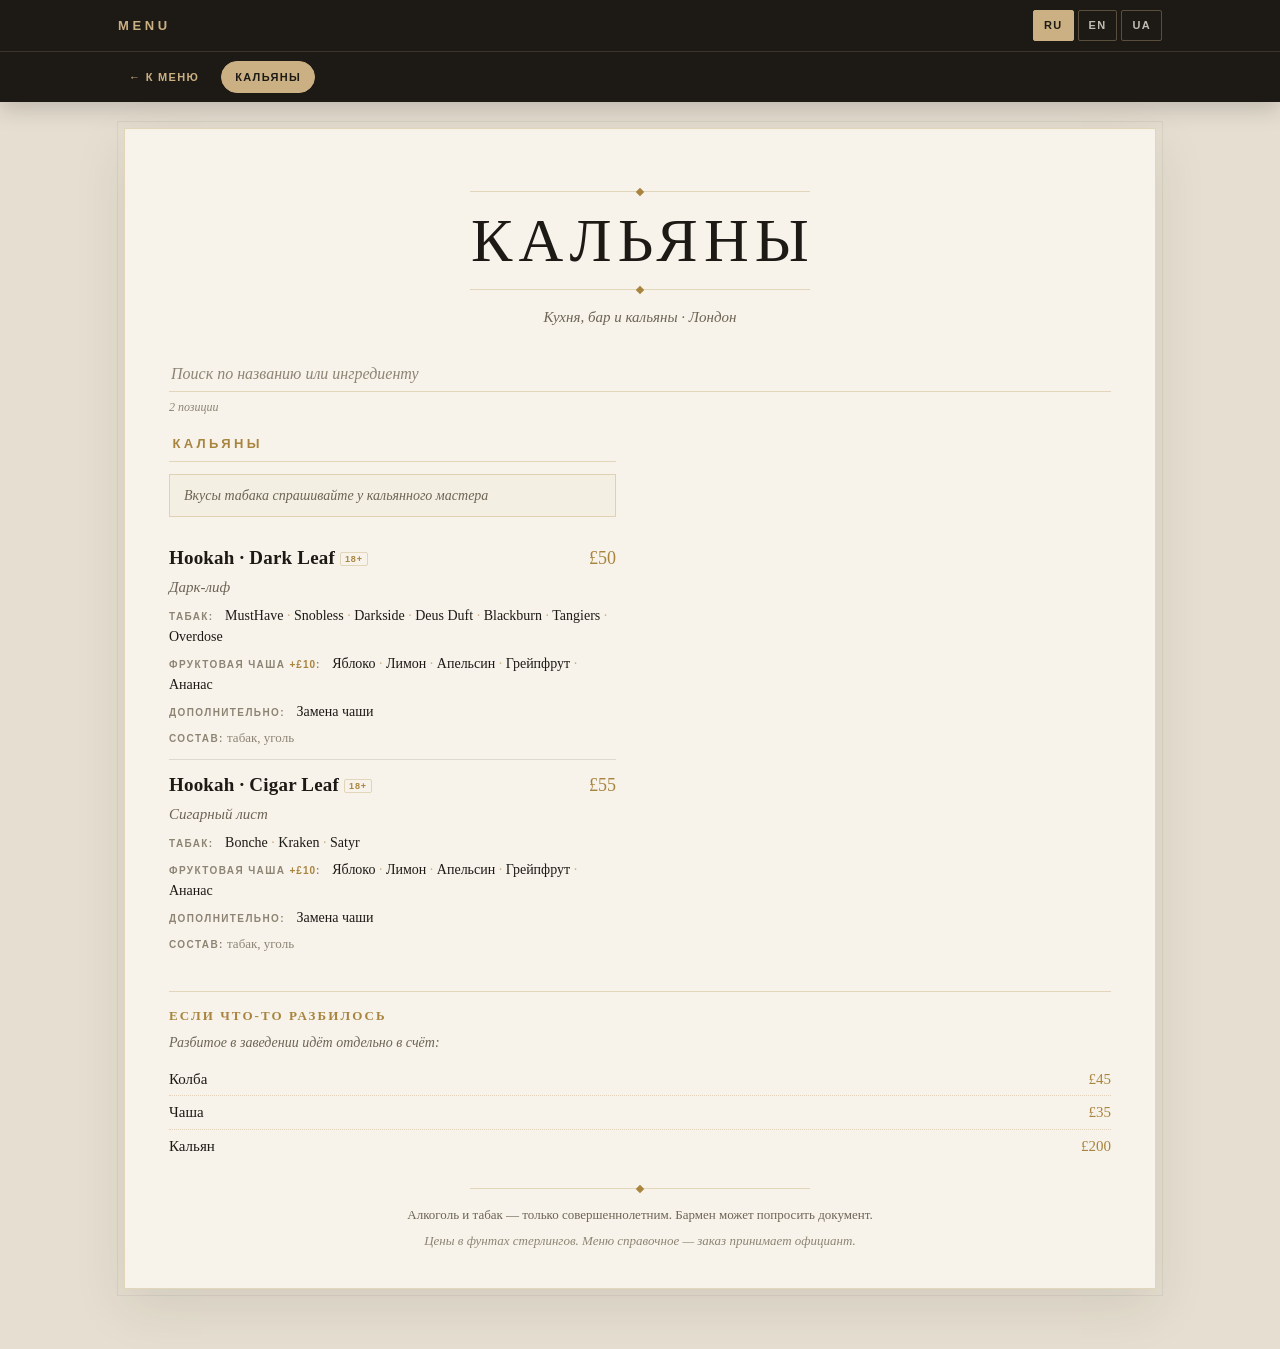
<file: hookah.html>
<!doctype html>
<html lang="ru" class="has-chips">
<head>
<meta charset="utf-8">
<meta name="viewport" content="width=device-width, initial-scale=1, maximum-scale=1, user-scalable=no, viewport-fit=cover">
<title>Кальяны</title>
<meta name="theme-color" content="#1d1a16">
<meta name="build" content="05c411021d10">
<link rel="manifest" href="site.webmanifest">
<link rel="apple-touch-icon" href="assets/icons/app-180.png">
<meta name="apple-mobile-web-app-capable" content="yes">
<meta name="apple-mobile-web-app-status-bar-style" content="black-translucent">
<meta name="apple-mobile-web-app-title" content="Menu">
<meta name="description" content="Кальяны">
<link rel="alternate" hreflang="ru" href="hookah.html"><link rel="alternate" hreflang="en" href="hookah-en.html"><link rel="alternate" hreflang="uk" href="hookah-uk.html">
<!-- Сторінку згенеровано: python3 tools/build.py. Правки — у data/ і assets/. -->
<style>
/* ==========================================================================
   Сторінка меню. Друкована картка, а не застосунок: папір, золото,
   антиква. Один світлий режим навмисно — меню має виглядати як надруковане.
   ========================================================================== */

:root {
  --paper:      #f7f3ea;
  --paper-edge: #e6dfd1;
  --ink:        #1d1a16;
  --muted:      #6d6455;
  --faint:      #8d8474;
  --gold:       #a8843f;
  --gold-soft:  #cbb083;
  --line:       rgba(168, 132, 63, .28);
  --line-soft:  rgba(29, 26, 22, .12);

  --serif: "Cormorant Garamond", "Didot", "Bodoni MT", "Playfair Display",
           "Times New Roman", Times, Georgia, serif;
  --sans:  "Inter", "Helvetica Neue", Arial, system-ui, sans-serif;

  --wrap: 1080px;
  color-scheme: light;
}

*, *::before, *::after { box-sizing: border-box; }

/* Подвійний дотик більше не збільшує сторінку: у меню за нього чіпляються
   випадково, і текст стрибає масштабом посеред читання. Щипок двома пальцями
   лишається — тим, кому дрібно, він потрібен. */
html, body { touch-action: manipulation; }

body {
  margin: 0;
  background: var(--paper-edge);
  color: var(--ink);
  font-family: var(--serif);
  font-size: 17px;
  line-height: 1.5;
  -webkit-text-size-adjust: 100%;
  padding-top: calc(var(--bar) + var(--inset));
}

/* Те, чого без скрипта немає сенсу показувати. */
.js-only { display: none; }
.js .js-only { display: block; }

/* ------------------------------------------------------------- шапка --- */
/* Панель прикріплена до верху вікна: марка, мови й розділи стоять на місці,
   а меню проходить під ними. Висота панелі описана змінною — з неї ж
   береться відступ сторінки, щоб перший рядок меню не ховався під панеллю.

   Відступ під системний рядок обмежений навмисно. Без нього годинник і
   заряд лягають просто на панель; з голим env(safe-area-inset-top) деякі
   вбудовані переглядачі повідомляють пів екрана, і над маркою повисає чорна
   смуга. Обмеження лишає рівно висоту системного рядка й не більше. */
:root {
  --bar: 100px;                                  /* марка + стрічка розділів */
  --bar-plain: 50.5px;                           /* на головній стрічки немає */
  --inset: min(env(safe-area-inset-top, 0px), 52px);   /* під системний рядок */
}

.no-chips { --bar: var(--bar-plain); }

.topbar {
  position: fixed;
  top: 0;
  left: 0;
  right: 0;
  z-index: 30;
  padding-top: var(--inset);
  background: #1d1a16;
  box-shadow: 0 8px 20px rgba(29, 26, 22, .18);
}

.site {
  background: #1d1a16;
  color: var(--paper);
}

.site__bar {
  max-width: var(--wrap);
  margin: 0 auto;
  padding: 10px 18px;
  display: flex;
  align-items: center;
  justify-content: space-between;
  gap: 12px;
}

.mark {
  display: inline-flex;
  text-decoration: none;
  font-family: var(--sans);
  font-size: 13px;
  font-weight: 600;
  letter-spacing: .28em;
  color: var(--gold-soft);
  align-items: baseline;
  gap: 8px;
}

.langs { display: flex; gap: 4px; }

.lang {
  text-decoration: none;
  background: transparent;
  border: 1px solid rgba(203, 176, 131, .35);
  color: rgba(247, 243, 234, .75);
  font-family: var(--sans);
  font-size: 11px;
  font-weight: 600;
  letter-spacing: .12em;
  padding: 6px 10px;
  border-radius: 2px;
  cursor: pointer;
  user-select: none;
  transition: background .15s, color .15s, border-color .15s;
}

.lang:hover { border-color: var(--gold-soft); color: var(--paper); }

.lang.is-active {
  background: var(--gold-soft);
  border-color: var(--gold-soft);
  color: #1d1a16;
}

/* ------------------------------------------------- стрічка розділів --- */
.subbar {
  border-top: 1px solid rgba(203, 176, 131, .18);
}

.subbar__inner {
  max-width: var(--wrap);
  margin: 0 auto;
  padding: 8px 12px;
  display: flex;
}

.chips { display: flex; }

/* -------------------------------------------------------------- аркуш --- */
/* Ціль кнопки «нагору». Запас зверху дорівнює висоті панелі, інакше перехід
   лишав би початок аркуша під нею. */
.sheet {
  scroll-margin-top: calc(var(--bar) + var(--inset));
  max-width: var(--wrap);
  margin: 0 auto;
  padding: 18px 12px 40px;
}

.sheet__inner {
  background: var(--paper);
  border: 1px solid var(--line);
  outline: 1px solid rgba(29, 26, 22, .06);
  outline-offset: 6px;
  padding: 34px 20px 30px;
  box-shadow: 0 18px 50px rgba(29, 26, 22, .10);
}

/* ------------------------------------------------------------ титул --- */
.masthead { text-align: center; }

.masthead__title {
  margin: 0;
  font-weight: 400;
  font-size: clamp(30px, 9vw, 62px);
  line-height: 1.05;
  letter-spacing: .1em;
  text-indent: .1em;
  text-transform: uppercase;
}

.masthead__sub {
  margin: 10px 0 0;
  font-style: italic;
  color: var(--muted);
  font-size: 15px;
}

/* Тонка лінія з ромбом посередині — розділювач із друкованої картки. */
.rule {
  height: 1px;
  background: var(--line);
  margin: 16px auto;
  max-width: 340px;
  position: relative;
}

.rule--diamond::after {
  content: "";
  position: absolute;
  left: 50%;
  top: 50%;
  width: 6px;
  height: 6px;
  background: var(--gold);
  transform: translate(-50%, -50%) rotate(45deg);
}

/* ---------------------------------------------------------- панель --- */
/* Пошук лишається на аркуші й гортається разом із ним: липким тут має бути
   лише те, чим гість користується постійно, — розділи. */
.toolbar { margin: 24px 0 4px; }

.field { position: relative; }

.field input {
  width: 100%;
  appearance: none;
  background: transparent;
  border: 0;
  border-bottom: 1px solid var(--line);
  padding: 8px 30px 8px 2px;
  font-family: var(--serif);
  font-size: 16px;
  font-style: italic;
  color: var(--ink);
}

.field input::placeholder { color: var(--faint); }

/* власний хрестик уже є — системний лише дублює його */
.field input::-webkit-search-cancel-button { display: none; }

.field input:focus { outline: none; border-bottom-color: var(--gold); }

.field__clear {
  position: absolute;
  right: 0;
  top: 50%;
  transform: translateY(-50%);
  appearance: none;
  background: none;
  border: 0;
  color: var(--faint);
  font-size: 14px;
  cursor: pointer;
  padding: 4px 6px;
}

.chips {
  flex: 1 1 auto;
  min-width: 0;
  gap: 8px;
  overflow-x: auto;
  scrollbar-width: none;
}

.chips::-webkit-scrollbar { display: none; }

.chip {
  flex: 0 0 auto;
  text-decoration: none;
  font-family: var(--sans);
  font-size: 11px;
  font-weight: 600;
  letter-spacing: .12em;
  text-transform: uppercase;
  color: rgba(247, 243, 234, .72);
  border: 1px solid rgba(203, 176, 131, .3);
  border-radius: 999px;
  padding: 7px 13px;
  white-space: nowrap;
  transition: color .15s, border-color .15s, background .15s;
}

.chip:hover { color: var(--paper); border-color: var(--gold-soft); }

/* назад на головну — інша роль, ніж у розділів, тому й вигляд інший */
.chip--back {
  color: var(--gold-soft);
  border-color: transparent;
  padding-left: 4px;
}

.chip--back:hover { color: var(--paper); border-color: transparent; }

.chip--top {
  font-size: 14px;
  line-height: 1;
  padding: 6px 11px;
}

.chip.is-active {
  color: #1d1a16;
  border-color: var(--gold-soft);
  background: var(--gold-soft);
}

.toolbar__count {
  margin: 6px 0 0;
  font-size: 12px;
  font-style: italic;
  color: var(--faint);
}

/* -------------------------------------------------------- головна --- */
/* Розділів десять, і гортати їх згори вниз довго. Тому першим екраном —
   вибір розділу картками. Це звичайні посилання: працюють без скрипта. */
.home { margin: 26px 0 34px; }

.home__pick {
  margin: 0 0 14px;
  font-family: var(--sans);
  font-size: 11px;
  font-weight: 600;
  letter-spacing: .26em;
  text-indent: .26em;
  text-transform: uppercase;
  color: var(--gold);
  text-align: center;
}

.cards {
  display: grid;
  gap: 10px;
}

.card {
  display: flex;
  align-items: center;
  gap: 16px;
  padding: 15px 44px 15px 18px;
  position: relative;
  text-decoration: none;
  color: inherit;
  border: 1px solid var(--line);
  background: linear-gradient(100deg, rgba(168, 132, 63, .05), rgba(168, 132, 63, .01));
  transition: border-color .15s, background .15s;
}

/* ромб замість стрілки — той самий знак, що й у розділювачах картки */
.card::after {
  content: "";
  position: absolute;
  right: 18px;
  top: 50%;
  width: 7px;
  height: 7px;
  background: var(--gold-soft);
  transform: translateY(-50%) rotate(45deg);
  transition: background .15s;
}

.card:hover {
  border-color: var(--gold-soft);
  background: rgba(168, 132, 63, .09);
}

/* меню, яке ще не відкрите: видно, але не веде нікуди */
.card--soon {
  cursor: default;
  background: none;
  border-style: dashed;
}

.card--soon .card__name { color: var(--muted); }
.card--soon .card__icon { color: var(--line); }
.card--soon .card__meta { color: var(--gold); }
.card--soon::after { display: none; }
.card--soon:hover { border-color: var(--line); background: none; }

.card:hover::after { background: var(--gold); }

.card__icon {
  flex: 0 0 auto;
  width: 42px;
  height: 42px;
  color: var(--gold-soft);
  transition: color .15s;
}

.card__icon svg { width: 100%; height: 100%; display: block; }

.card:hover .card__icon { color: var(--gold); }

.card__text {
  display: flex;
  flex-direction: column;
  gap: 3px;
  min-width: 0;
}

.card__name {
  font-size: 21px;
  font-weight: 700;
  line-height: 1.2;
}

.card__meta {
  font-family: var(--sans);
  font-size: 10px;
  font-weight: 600;
  letter-spacing: .14em;
  text-transform: uppercase;
  color: var(--faint);
}

/* ---------------------------------------------------------- розділи --- */
.menu { margin-top: 18px; }

.section {
  break-inside: avoid;
  margin: 0 0 34px;
  scroll-margin-top: calc(var(--bar) + var(--inset) + 12px);
}

.section__head { margin-bottom: 12px; }

.section__title {
  margin: 0 0 6px;
  font-family: var(--sans);
  font-size: 13px;
  font-weight: 600;
  letter-spacing: .26em;
  text-indent: .26em;
  text-transform: uppercase;
  color: var(--gold);
  border-bottom: 1px solid var(--line);
  padding-bottom: 8px;
}

.note {
  margin: 0 0 16px;
  border: 1px solid var(--line);
  padding: 10px 14px;
  font-style: italic;
  font-size: 14px;
  color: var(--muted);
  background: rgba(168, 132, 63, .045);
}

/* ---------------------------------------------------------- позиція --- */
.item {
  padding: 12px 0;
  border-bottom: 1px solid var(--line-soft);
}

.item:last-child { border-bottom: 0; }

.item__head {
  display: flex;
  align-items: baseline;
  justify-content: space-between;
  gap: 14px;
}

.item__name {
  margin: 0;
  font-size: 19px;
  font-weight: 700;
  line-height: 1.25;
  letter-spacing: .01em;
}

.item__price {
  margin: 0;
  flex: 0 0 auto;
  font-size: 18px;
  color: var(--gold);
  white-space: nowrap;
}

.item__from {
  font-family: var(--sans);
  font-size: 10px;
  letter-spacing: .1em;
  text-transform: uppercase;
  color: var(--faint);
}

.badge {
  font-family: var(--sans);
  font-size: 9px;
  font-weight: 700;
  letter-spacing: .1em;
  vertical-align: middle;
  color: var(--gold);
  border: 1px solid var(--line);
  border-radius: 2px;
  padding: 1px 4px;
}

/* Новинку видно з-поміж решти: та сама плашка, але залита золотом. Вона
   стоїть у стрічці назви поруч із «18+», тож лишається дрібною. */
.badge--new {
  color: var(--paper);
  background: var(--gold);
  border-color: var(--gold);
}

.item__desc {
  margin: 4px 0 0;
  font-style: italic;
  font-size: 15px;
  color: var(--muted);
}

.item__taste {
  color: var(--faint);
  font-size: .94em;
}

.item__opt {
  margin: 6px 0 0;
  font-size: 14px;
  color: var(--ink);
}

.item__optLabel .item__add {
  font-family: var(--sans);
  font-size: 10px;
  letter-spacing: .1em;
  border-bottom: 0;
}

.item__optLabel {
  font-family: var(--sans);
  font-size: 10px;
  font-weight: 600;
  letter-spacing: .14em;
  text-transform: uppercase;
  color: var(--faint);
  margin-right: 8px;
}

.choice { white-space: nowrap; }
.choice__price { color: var(--gold); }

/* доплата зверху до ціни позиції — має читатися як ціна, а не як варіант */
.item__add {
  color: var(--gold);
  border-bottom: 1px solid var(--line);
}
.sep { color: var(--gold-soft); }

.more { display: inline; }

.more__summary {
  display: inline;
  list-style: none;
  cursor: pointer;
  margin-left: 8px;
  font-family: var(--sans);
  font-size: 10px;
  font-weight: 600;
  letter-spacing: .12em;
  text-transform: uppercase;
  color: var(--gold);
  border-bottom: 1px dotted var(--gold-soft);
}

.more__summary::-webkit-details-marker { display: none; }
.more[open] .more__summary { color: var(--faint); border-bottom-color: transparent; }

.more__list {
  margin: 5px 0 0;
  padding-left: 12px;
  border-left: 1px solid var(--line);
  font-size: 13px;
  color: var(--muted);
}

.item__ing {
  margin: 6px 0 0;
  font-size: 13px;
  color: var(--faint);
}

.item__ingLabel {
  font-family: var(--sans);
  font-size: 10px;
  font-weight: 600;
  letter-spacing: .14em;
  text-transform: uppercase;
}

.empty {
  margin: 30px 0;
  text-align: center;
  font-style: italic;
  color: var(--muted);
}

/* ------------------------------------------------------------- підвал --- */
.foot {
  margin-top: 26px;
  text-align: center;
  font-size: 13px;
  color: var(--muted);
}

.foot p { margin: 6px 0 0; }
.foot__fine { color: var(--faint); font-style: italic; }

/* ----------------------------------------------------------- знижка --- */
/* Правило знижки стоїть над меню й читається без скрипта. У самі дні знижки
   скрипт міняє текст на «сьогодні діє» і підсвічує рядок золотом — щоб гість
   не рахував у голові, а бачив, що ціни вже нижчі. */
.promo {
  margin: 0 0 18px;
  border: 1px solid var(--line);
  border-left: 3px solid var(--gold-soft);
  padding: 10px 14px;
  font-size: 14px;
  color: var(--muted);
  background: rgba(168, 132, 63, .045);
}

.promo.is-on {
  border-left-color: var(--gold);
  color: var(--ink);
  background: rgba(168, 132, 63, .12);
}

.home .promo { margin: 22px 0 0; text-align: center; border-left-width: 1px; }

/* ------------------------------------------------------- за розбите --- */
/* Плата за розбите стоїть у хвості меню й навмисно не схожа на позиції:
   без рамки-картки, дрібнішим кеглем. Гість має її знайти, коли шукатиме,
   але вона не має перебивати кальяни, по які він прийшов. */
.damages {
  margin: 26px 0 0;
  border-top: 1px solid var(--line);
  padding-top: 14px;
}
.damages__title {
  margin: 0;
  font-size: 13px;
  letter-spacing: .16em;
  text-transform: uppercase;
  color: var(--gold);
}
.damages__note { margin: 6px 0 10px; font-size: 14px; font-style: italic; color: var(--muted); }
.damages__list { margin: 0; padding: 0; list-style: none; }
.damages__row {
  display: flex;
  justify-content: space-between;
  gap: 12px;
  padding: 5px 0;
  border-bottom: 1px dotted var(--line);
  font-size: 15px;
}
.damages__row:last-child { border-bottom: 0; }
.damages__price { color: var(--gold); white-space: nowrap; }

/* ----------------------------------------------------------- нагору --- */
/* Барне меню довге: щоб повернутися до розділів угорі, гостю довелося б довго
   гортати. Кнопка зʼявляється, коли до верху вже далеко, і стоїть у нижньому
   кутку — під великим пальцем, але збоку від назв і цін. */
.totop {
  position: fixed;
  right: 14px;
  bottom: calc(16px + env(safe-area-inset-bottom, 0px));
  z-index: 5;
  width: 46px;
  height: 46px;
  border: 1px solid var(--gold);
  border-radius: 50%;
  background: rgba(29, 26, 22, .92);
  color: var(--gold-soft);
  font-size: 20px;
  line-height: 1;
  cursor: pointer;
  box-shadow: 0 3px 10px rgba(29, 26, 22, .25);
  opacity: 0;
  visibility: hidden;
  transition: opacity .18s ease, visibility .18s ease;
}

.totop.is-on { opacity: 1; visibility: visible; }

@media (prefers-reduced-motion: reduce) {
  .totop { transition: none; }
}

/* ------------------------------------------------------- широкий екран --- */
@media (min-width: 560px) {
  .cards { grid-template-columns: 1fr 1fr; }
}

@media (min-width: 860px) {
  .sheet { padding: 26px 24px 60px; }
  .sheet__inner { padding: 46px 44px 38px; }
  :root { --bar: 102px; }
  .toolbar { margin: 28px 0 6px; }
  .subbar__inner { padding: 9px 24px; }

  .menu {
    columns: 2;
    column-gap: 48px;
  }

  .home { margin: 30px 0 40px; }

  .section { margin-bottom: 30px; }
}

@media (min-width: 1200px) {
  body { font-size: 18px; }
}

/* --------------------------------------------------------------- друк --- */
@media print {
  .topbar, .toolbar, .totop { display: none !important; }
  body { background: #fff; }
  .sheet__inner { box-shadow: none; border-color: #bbb; }
  .menu { columns: 2; column-gap: 34px; }
}

</style>
</head>
<body data-stem="hookah" data-lang="ru">
<script type="application/json" id="promo">{"full": [{"from": 7920, "to": 540}], "except": [{"from": "2026-08-30T09:00", "to": "2026-08-31T12:00", "note": "Эти выходные — полная цена до понедельника, 12:00."}], "hand": {"mode": "off", "until": ""}}</script>

<!-- Панель прикріплена до верху: меню проходить під нею, вона не рухається. -->
<div class="topbar">
  <header class="site">
    <div class="site__bar">
      <a class="mark" href="index.html" title="К меню"
         aria-label="К меню">MENU</a>
      <nav class="langs" aria-label="Язык"><a class="lang is-active" href="hookah.html" hreflang="ru" title="Русский" data-lang="ru">RU</a><a class="lang" href="hookah-en.html" hreflang="en" title="English" data-lang="en">EN</a><a class="lang" href="hookah-uk.html" hreflang="uk" title="Українська" data-lang="uk">UA</a></nav>
    </div>
  </header>
  <nav class="subbar" aria-label="Разделы"><div class="subbar__inner"><nav class="chips" id="chips" aria-label="Разделы"><a class="chip chip--back" href="index.html">← К меню</a><a class="chip" href="#cat-hookah" data-cat="hookah">Кальяны</a></nav></div></nav>
</div>

<main class="sheet" id="top">
  <div class="sheet__inner">
  <div class="page" lang="ru">


  <div class="masthead">
    <div class="rule rule--diamond" aria-hidden="true"></div>
    <h1 class="masthead__title">Кальяны</h1>
    <div class="rule rule--diamond" aria-hidden="true"></div>
    <p class="masthead__sub">Кухня, бар и кальяны · Лондон</p>
  </div>

  <div class="toolbar js-only">
    <div class="field">
      <input type="search" autocomplete="off" spellcheck="false"
             placeholder="Поиск по названию или ингредиенту" aria-label="Поиск по названию или ингредиенту">
      <button class="field__clear" type="button" title="Очистить" hidden>✕</button>
    </div>
    <p class="toolbar__count"
       data-forms="позиция|позиции|позиций"
       data-lang="ru">2 позиции</p>
  </div>

  <p class="promo" data-today="Сейчас кальян £40, сигарный лист £50 — цены ниже уже со скидкой.">С воскресенья 9:00 до пятницы 12:00 — кальян £40, сигарный лист £50. С пятницы 12:00 до воскресенья 9:00 — £50 и £55.</p>
  <div class="menu"><section class="section" id="cat-hookah"><header class="section__head"><h2 class="section__title">Кальяны</h2></header><p class="note">Вкусы табака спрашивайте у кальянного мастера</p><div class="section__items"><article class="item" data-search="hookah · dark leaf дарк-ліф · смаки тютюну запитуйте в кальянного майстра dark leaf · ask your shisha master about the available tobacco flavours дарк-лиф · вкусы табака спрашивайте у кальянного мастера кальян кальяни кальяны шиша shisha фруктова чаша фруктовая чаша рехед ре-хед дарк ліф дарк лиф dark leaf тютюн tobacco табак вугілля charcoal уголь табак tobacco тютюн musthave snobless darkside deus duft blackburn tangiers overdose фруктовая чаша fruit head фруктова чаша яблуко apple яблоко лимон lemon лимон апельсин orange апельсин грейпфрут grapefruit грейпфрут ананас pineapple ананас дополнительно extra додатково заміна чаші re-head замена чаши кальяни hookah кальяны"><div class="item__head"><h3 class="item__name">Hookah · Dark Leaf <span class="badge" title="Табак. Подаётся только совершеннолетним — бармен проверит документ.">18+</span></h3><p class="item__price"><span data-promo="£40">£50</span></p></div><p class="item__desc">Дарк-лиф</p><div class="item__opt"><span class="item__optLabel">Табак:</span> <span class="choice"><span class="choice__name">MustHave</span></span> <span class="sep">·</span> <span class="choice"><span class="choice__name">Snobless</span></span> <span class="sep">·</span> <span class="choice"><span class="choice__name">Darkside</span></span> <span class="sep">·</span> <span class="choice"><span class="choice__name">Deus Duft</span></span> <span class="sep">·</span> <span class="choice"><span class="choice__name">Blackburn</span></span> <span class="sep">·</span> <span class="choice"><span class="choice__name">Tangiers</span></span> <span class="sep">·</span> <span class="choice"><span class="choice__name">Overdose</span></span></div><div class="item__opt"><span class="item__optLabel">Фруктовая чаша <span class="item__add">+£10</span>:</span> <span class="choice"><span class="choice__name">Яблоко</span></span> <span class="sep">·</span> <span class="choice"><span class="choice__name">Лимон</span></span> <span class="sep">·</span> <span class="choice"><span class="choice__name">Апельсин</span></span> <span class="sep">·</span> <span class="choice"><span class="choice__name">Грейпфрут</span></span> <span class="sep">·</span> <span class="choice"><span class="choice__name">Ананас</span></span></div><div class="item__opt"><span class="item__optLabel">Дополнительно:</span> <span class="choice"><span class="choice__name">Замена чаши</span></span></div><p class="item__ing"><span class="item__ingLabel">Состав:</span> табак, уголь</p></article><article class="item" data-search="hookah · cigar leaf сигарний лист · смаки тютюну запитуйте в кальянного майстра cigar leaf · ask your shisha master about the available tobacco flavours сигарный лист · вкусы табака спрашивайте у кальянного мастера кальян кальяни кальяны шиша shisha фруктова чаша фруктовая чаша рехед ре-хед сигарний лист сигарный лист cigar leaf тютюн tobacco табак вугілля charcoal уголь табак tobacco тютюн bonche kraken satyr фруктовая чаша fruit head фруктова чаша яблуко apple яблоко лимон lemon лимон апельсин orange апельсин грейпфрут grapefruit грейпфрут ананас pineapple ананас дополнительно extra додатково заміна чаші re-head замена чаши кальяни hookah кальяны"><div class="item__head"><h3 class="item__name">Hookah · Cigar Leaf <span class="badge" title="Табак. Подаётся только совершеннолетним — бармен проверит документ.">18+</span></h3><p class="item__price"><span data-promo="£50">£55</span></p></div><p class="item__desc">Сигарный лист</p><div class="item__opt"><span class="item__optLabel">Табак:</span> <span class="choice"><span class="choice__name">Bonche</span></span> <span class="sep">·</span> <span class="choice"><span class="choice__name">Kraken</span></span> <span class="sep">·</span> <span class="choice"><span class="choice__name">Satyr</span></span></div><div class="item__opt"><span class="item__optLabel">Фруктовая чаша <span class="item__add">+£10</span>:</span> <span class="choice"><span class="choice__name">Яблоко</span></span> <span class="sep">·</span> <span class="choice"><span class="choice__name">Лимон</span></span> <span class="sep">·</span> <span class="choice"><span class="choice__name">Апельсин</span></span> <span class="sep">·</span> <span class="choice"><span class="choice__name">Грейпфрут</span></span> <span class="sep">·</span> <span class="choice"><span class="choice__name">Ананас</span></span></div><div class="item__opt"><span class="item__optLabel">Дополнительно:</span> <span class="choice"><span class="choice__name">Замена чаши</span></span></div><p class="item__ing"><span class="item__ingLabel">Состав:</span> табак, уголь</p></article></div></section></div>
  <p class="empty" hidden>Ничего не найдено. Попробуйте другой язык или другой ингредиент.</p>
  <section class="damages"><h2 class="damages__title">Если что-то разбилось</h2><p class="damages__note">Разбитое в заведении идёт отдельно в счёт:</p><ul class="damages__list"><li class="damages__row"><span class="damages__name">Колба</span><span class="damages__price">£45</span></li><li class="damages__row"><span class="damages__name">Чаша</span><span class="damages__price">£35</span></li><li class="damages__row"><span class="damages__name">Кальян</span><span class="damages__price">£200</span></li></ul></section>
  <button class="totop js-only" type="button" aria-label="Наверх"
          title="Наверх">↑</button>

  <footer class="foot">
    <div class="rule rule--diamond" aria-hidden="true"></div>
    <p>Алкоголь и табак — только совершеннолетним. Бармен может попросить документ.</p>
    <p class="foot__fine">Цены в фунтах стерлингов. Меню справочное — заказ принимает официант.</p>
  </footer>
  </div>
  </div>
</main>

<script>
/* ==========================================================================
   Покращення, а не основа. Меню вже в HTML і читається без цього файлу:
   мова — окремі сторінки, розділи — звичайні якорі, обʼєми — <details>.
   Скрипт додає пошук, підсвітку розділу, памʼять про мову й перехід між
   мовами без втрати місця читання.
   ========================================================================== */
(function () {
  'use strict';

  var LANGS = ['ru', 'en', 'uk'];
  var STORAGE_KEY = 'menu-lang';
  var LANG = document.body.getAttribute('data-lang');
  var STEM = document.body.getAttribute('data-stem');

  document.documentElement.className += ' js';

  function barHeight() {
    var bar = document.querySelector('.topbar');
    return bar ? bar.getBoundingClientRect().height : 100;
  }

  /* ------------------------------------------------------------- мова --- */
  /* Сторінка кожної мови окрема, тож перемикач — звичайні посилання. Скрипту
     лишається памʼять: запамʼятати вибір і на наступному заході відкрити ту
     саму мову. Мову браузера навмисно не питаємо — основна мова меню
     російська, і сторінка має відкриватися нею, поки гість не перемкнув. */
  function stored() {
    try {
      var saved = localStorage.getItem(STORAGE_KEY);
      return LANGS.indexOf(saved) > -1 ? saved : null;
    } catch (err) { return null; }
  }

  function remember(code) {
    try { localStorage.setItem(STORAGE_KEY, code); } catch (err) { /* ігноруємо */ }
  }

  /* Пошуковий запит їде разом із мовою: слово в адресі, а не в памʼяті, бо
     сторінка іншої мови — окремий файл і починає з чистого аркуша. */
  function param(name) {
    var hit = location.search.match(new RegExp('[?&]' + name + '=([^&]*)'));
    if (!hit) return '';
    try { return decodeURIComponent(hit[1].replace(/\+/g, ' ')); } catch (err) { return ''; }
  }

  var asked = param('q');

  function langHref(link) {
    var base = link.getAttribute('href').split('#')[0].split('?')[0];
    /* Поки в пошуку щось написано, гість читає не розділ, а знахідки: якір
       розділу відніс би його казна-куди, тож несемо сам запит і лишаємо
       гостя вгорі результатів. */
    var input = document.querySelector('.field input');
    var typed = input ? input.value.trim() : '';
    if (typed) return base + '?q=' + encodeURIComponent(typed);
    var here = currentSection();
    return here ? base + '#cat-' + here : base;
  }

  var links = [].slice.call(document.querySelectorAll('.lang[data-lang]'));

  links.forEach(function (link) {
    link.addEventListener('click', function () {
      remember(link.getAttribute('data-lang'));
      link.href = langHref(link);
    });
  });

  var want = (location.search.match(/[?&]lang=([a-z]{2})/) || [])[1];
  if (LANGS.indexOf(want) === -1) want = stored();

  if (want && want !== LANG) {
    var twin = links.filter(function (l) { return l.getAttribute('data-lang') === want; })[0];
    if (twin) {
      remember(want);
      var to = twin.getAttribute('href').split('#')[0].split('?')[0];
      if (asked) to += '?q=' + encodeURIComponent(asked);
      location.replace(to + location.hash);
      return;
    }
  }
  if (want === LANG) remember(LANG);

  /* ------------------------------------------------------------ пошук --- */
  function fold(text) {
    return (text || '').toLowerCase().replace(/ё/g, 'е').replace(/['’`]/g, 'ʼ').trim();
  }

  /* «1 позиція», «2 позиції», «5 позицій» — форми числа беремо зі сторінки,
     щоб мови жили в даних, а не в скрипті. */
  function countText(n, box) {
    var forms = (box.getAttribute('data-forms') || '').split('|');
    if (forms.length < 3) return n + ' ' + forms[0];
    if (box.getAttribute('data-lang') === 'en') return n + ' ' + (n === 1 ? forms[0] : forms[1]);
    var tens = n % 100, unit = n % 10;
    if (unit === 1 && tens !== 11) return n + ' ' + forms[0];
    if (unit >= 2 && unit <= 4 && (tens < 12 || tens > 14)) return n + ' ' + forms[1];
    return n + ' ' + forms[2];
  }

  var sections = [].slice.call(document.querySelectorAll('.section'));
  var chips = [].slice.call(document.querySelectorAll('.chip[data-cat]'));

  function wireSearch() {
    var input = document.querySelector('.field input');
    var clear = document.querySelector('.field__clear');
    var count = document.querySelector('.toolbar__count');
    var empty = document.querySelector('.empty');
    var items = [].slice.call(document.querySelectorAll('.item'));
    if (!input) return;

    function filter() {
      var query = fold(input.value);
      var shown = 0;

      items.forEach(function (item) {
        var hit = !query || item.getAttribute('data-search').indexOf(query) > -1;
        item.hidden = !hit;
        if (hit) shown++;
      });

      sections.forEach(function (section) {
        section.hidden = !section.querySelector('.item:not([hidden])');
        /* Спільна примітка розділу стосується всього розділу, а не знахідки —
           під час пошуку вона тільки заважає читати результат. */
        var note = section.querySelector('.note');
        if (note) note.hidden = !!query;
      });

      chips.forEach(function (chip) {
        var section = document.getElementById('cat-' + chip.getAttribute('data-cat'));
        chip.hidden = !section || section.hidden;
      });

      if (count) count.textContent = countText(shown, count);
      if (empty) empty.hidden = shown > 0;
      if (clear) clear.hidden = !input.value;
    }

    if (asked) input.value = asked;

    input.addEventListener('input', filter);
    clear.addEventListener('click', function () {
      input.value = '';
      filter();
      input.focus();
    });
    filter();
  }

  /* -------------------------------------------- підсвітка розділу --- */
  var active = '';

  /* Розділ, який гість зараз читає. Запас у 60 px — це висота заголовка:
     одразу після переходу до розділу його заголовок стоїть трохи нижче
     панелі, і без запасу поточним вважався б попередній розділ. */
  function currentSection() {
    var edge = barHeight() + 60;
    var found = '';
    sections.forEach(function (section) {
      /* Схований пошуком розділ не має розмірів, і його верх — нуль: без цієї
         перевірки поточним вважався б останній схований, тобто самий низ меню. */
      if (section.hidden || !section.offsetParent) return;
      if (section.getBoundingClientRect().top <= edge) {
        found = section.id.replace('cat-', '');
      }
    });
    return found || active;
  }

  function wireSpy() {
    if (!sections.length || !chips.length || !window.IntersectionObserver) return;

    var observer = new IntersectionObserver(function (entries) {
      entries.forEach(function (entry) {
        if (!entry.isIntersecting) return;
        active = entry.target.id.replace('cat-', '');
        chips.forEach(function (chip) {
          var on = chip.getAttribute('data-cat') === active;
          chip.classList.toggle('is-active', on);
          if (on) chip.scrollIntoView({ block: 'nearest', inline: 'nearest' });
        });
      });
    }, { rootMargin: '-45% 0px -50% 0px' });

    sections.forEach(function (section) { observer.observe(section); });
  }

  /* ----------------------------------------------------------- нагору --- */
  function wireTop() {
    var button = document.querySelector('.totop');
    if (!button) return;

    /* Півтора екрана — стільки, щоб кнопка не мигтіла на перших рядках, але
       вже стояла напоготові, коли гість справді пішов углиб меню. */
    var deep = false;

    function look() {
      var now = window.pageYOffset > window.innerHeight * 1.5;
      if (now === deep) return;
      deep = now;
      button.classList.toggle('is-on', deep);
    }

    /* Фокус на пошук навмисно не ставимо: на телефоні це підняло б
       клавіатуру, а гість просто хотів повернутися до початку. */
    button.addEventListener('click', function () {
      window.scrollTo({ top: 0, behavior: 'smooth' });
    });

    window.addEventListener('scroll', look, { passive: true });
    look();
  }

  /* ----------------------------------------------------------- знижка --- */
  /* У сторінці надруковані обидві ціни: звичайна текстом, знижкова в
     data-promo. Знижка діє завжди, крім вікон повної ціни — щотижневого
     (пʼятниця 12:00 → неділя 9:00) і разових за датами. Розклад лежить у
     сторінці блоком JSON, час у ньому лондонський. */
  var WEEK = ['Sun', 'Mon', 'Tue', 'Wed', 'Thu', 'Fri', 'Sat'];

  function londonNow() {
    /* Час рахуємо за Лондоном, а не за годинником телефона: гість може
       приїхати з іншим поясом, а знижка привʼязана до годинника бару. */
    var d = new Date();
    try {
      var bits = {};
      new Intl.DateTimeFormat('en-GB', {
        timeZone: 'Europe/London', weekday: 'short', hour12: false,
        year: 'numeric', month: '2-digit', day: '2-digit',
        hour: '2-digit', minute: '2-digit'
      }).formatToParts(d).forEach(function (part) { bits[part.type] = part.value; });

      var day = WEEK.indexOf(String(bits.weekday).slice(0, 3));
      var hour = Number(bits.hour) % 24;          /* деякі браузери кажуть «24» */
      var minute = Number(bits.minute);
      if (day > -1 && hour >= 0 && minute >= 0) {
        return {
          week: day * 1440 + hour * 60 + minute,
          stamp: bits.year + '-' + bits.month + '-' + bits.day + 'T'
                 + (hour < 10 ? '0' : '') + hour + ':' + bits.minute
        };
      }
    } catch (err) { /* старий браузер — рахуємо за телефоном */ }

    function two(n) { return (n < 10 ? '0' : '') + n; }
    return {
      week: d.getDay() * 1440 + d.getHours() * 60 + d.getMinutes(),
      stamp: d.getFullYear() + '-' + two(d.getMonth() + 1) + '-' + two(d.getDate())
             + 'T' + two(d.getHours()) + ':' + two(d.getMinutes())
    };
  }

  /* Вікно може переходити через кінець тижня: пʼятниця 12:00 → неділя 9:00
     починається пізно ввечері тижня й закінчується вже на його початку. */
  function inWeekWindow(minute, from, to) {
    return from <= to ? (minute >= from && minute < to)
                      : (minute >= from || minute < to);
  }

  function wirePromo() {
    var box = document.getElementById('promo');
    var note = document.querySelector('.promo');
    if (!box) return;

    var plan;
    try { plan = JSON.parse(box.textContent); } catch (err) { return; }

    var now = londonNow();
    var full = null;      /* вікно повної ціни, якщо ми зараз у ньому */
    var once = false;     /* і воно разове, а не щотижневе */

    /* Ручна накладка з адмінки старша за графік: вечір іде не за планом —
       бар забирає знижку або лишає її кнопкою. «until» — лондонський час,
       коли накладка спадає сама; порожнє — поки її не приберуть. */
    var hand = plan.hand;
    if (hand && hand.until && now.stamp >= hand.until) hand = null;

    if (hand && hand.mode === 'off') { full = hand; once = true; }
    else if (!hand) {
      (plan['except'] || []).forEach(function (w) {
        if (!full && now.stamp >= w.from && now.stamp < w.to) { full = w; once = true; }
      });
      if (!full) {
        (plan.full || []).forEach(function (w) {
          if (!full && inWeekWindow(now.week, w.from, w.to)) full = w;
        });
      }
    }
    /* hand.mode === 'on' — знижка попри графік: жодного вікна повної ціни. */

    if (full) {
      /* Повна ціна — надруковані ціни й так правильні. А от рядок над меню
         обіцяє знижку, тож у разовому вікні його треба поправити: з
         приміткою він пояснює, чому знижки зараз немає, а без примітки
         зникає зовсім — меню виглядає як звичайне. Щотижневе вікно рядка
         не чіпає: правило в ньому саме й каже, що зараз ціни повні. */
      if (note && full.note) note.textContent = full.note;
      else if (note && once) note.parentNode.removeChild(note);
      return;
    }

    [].slice.call(document.querySelectorAll('[data-promo]')).forEach(function (node) {
      node.textContent = node.getAttribute('data-promo');
    });
    if (note) {
      var on = note.getAttribute('data-today');
      if (on) note.textContent = on;
      note.className = 'promo is-on';
    }
  }

  /* ---------------------------------------------------------- новинки --- */
  /* Плашка «нове» надрукована в сторінці з датою, коли вона має згаснути.
     Сторінки перезбираються не щодня, тож гасить її скрипт — і теж за
     Лондоном, як і знижку: новинка закінчується за годинником бару. */
  function wireNew() {
    var now = londonNow().stamp.slice(0, 10);
    [].slice.call(document.querySelectorAll('.badge--new[data-until]'))
      .forEach(function (node) {
        if (now >= node.getAttribute('data-until')) node.parentNode.removeChild(node);
      });
  }

  wireSearch();
  wireSpy();
  wireTop();
  wirePromo();
  wireNew();

  /* ------------------------------------------------- свіжість меню --- */
  /* Сторінка, додана на екран «Домів», живе в кеші телефона: оновити її
     нічим — адресного рядка немає. Тому вона сама звіряє свій відбиток із
     version.json і, якщо меню змінилося, перезавантажується з новою адресою:
     інакше з кешу приїхала б та сама стара сторінка. */
  function checkFresh() {
    var meta = document.querySelector('meta[name="build"]');
    if (!meta || document.hidden) return;

    fetch('version.json?t=' + Date.now(), { cache: 'no-store' })
      .then(function (r) { return r.json(); })
      .then(function (fresh) {
        if (!fresh.build || fresh.build === meta.content) return;

        /* Якщо ми вже прийшли по цю саме версію, а сторінка все одно стара —
           значить, публікація ще в дорозі. Перезавантажувати вдруге не можна:
           вийде безкінечне коло. */
        var url = new URL(location.href);
        if (url.searchParams.get('v') === fresh.build) return;

        url.searchParams.set('v', fresh.build);
        location.replace(url.toString());
      })
      .catch(function () { /* немає звʼязку — показуємо що є */ });
  }

  checkFresh();
  document.addEventListener('visibilitychange', function () {
    if (!document.hidden) checkFresh();
  });
  window.addEventListener('pageshow', function (e) { if (e.persisted) checkFresh(); });
}());

</script>
</body>
</html>
</file>
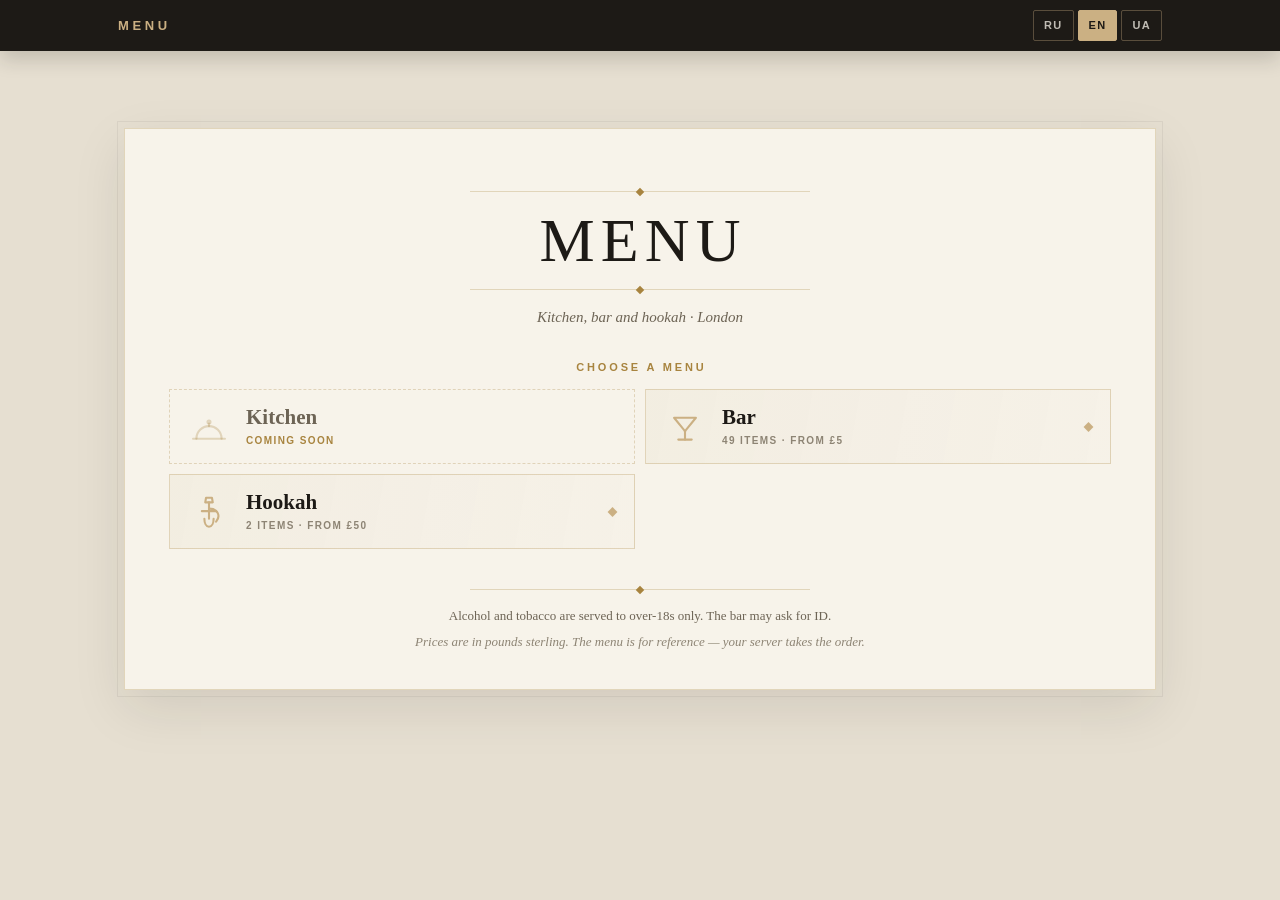
<file: index-en.html>
<!doctype html>
<html lang="en" class="no-chips">
<head>
<meta charset="utf-8">
<meta name="viewport" content="width=device-width, initial-scale=1, maximum-scale=1, user-scalable=no, viewport-fit=cover">
<title>Menu</title>
<meta name="theme-color" content="#1d1a16">
<meta name="build" content="05c411021d10">
<link rel="manifest" href="site.webmanifest">
<link rel="apple-touch-icon" href="assets/icons/app-180.png">
<meta name="apple-mobile-web-app-capable" content="yes">
<meta name="apple-mobile-web-app-status-bar-style" content="black-translucent">
<meta name="apple-mobile-web-app-title" content="Menu">
<meta name="description" content="Menu">
<link rel="alternate" hreflang="ru" href="index.html"><link rel="alternate" hreflang="en" href="index-en.html"><link rel="alternate" hreflang="uk" href="index-uk.html">
<!-- Сторінку згенеровано: python3 tools/build.py. Правки — у data/ і assets/. -->
<style>
/* ==========================================================================
   Сторінка меню. Друкована картка, а не застосунок: папір, золото,
   антиква. Один світлий режим навмисно — меню має виглядати як надруковане.
   ========================================================================== */

:root {
  --paper:      #f7f3ea;
  --paper-edge: #e6dfd1;
  --ink:        #1d1a16;
  --muted:      #6d6455;
  --faint:      #8d8474;
  --gold:       #a8843f;
  --gold-soft:  #cbb083;
  --line:       rgba(168, 132, 63, .28);
  --line-soft:  rgba(29, 26, 22, .12);

  --serif: "Cormorant Garamond", "Didot", "Bodoni MT", "Playfair Display",
           "Times New Roman", Times, Georgia, serif;
  --sans:  "Inter", "Helvetica Neue", Arial, system-ui, sans-serif;

  --wrap: 1080px;
  color-scheme: light;
}

*, *::before, *::after { box-sizing: border-box; }

/* Подвійний дотик більше не збільшує сторінку: у меню за нього чіпляються
   випадково, і текст стрибає масштабом посеред читання. Щипок двома пальцями
   лишається — тим, кому дрібно, він потрібен. */
html, body { touch-action: manipulation; }

body {
  margin: 0;
  background: var(--paper-edge);
  color: var(--ink);
  font-family: var(--serif);
  font-size: 17px;
  line-height: 1.5;
  -webkit-text-size-adjust: 100%;
  padding-top: calc(var(--bar) + var(--inset));
}

/* Те, чого без скрипта немає сенсу показувати. */
.js-only { display: none; }
.js .js-only { display: block; }

/* ------------------------------------------------------------- шапка --- */
/* Панель прикріплена до верху вікна: марка, мови й розділи стоять на місці,
   а меню проходить під ними. Висота панелі описана змінною — з неї ж
   береться відступ сторінки, щоб перший рядок меню не ховався під панеллю.

   Відступ під системний рядок обмежений навмисно. Без нього годинник і
   заряд лягають просто на панель; з голим env(safe-area-inset-top) деякі
   вбудовані переглядачі повідомляють пів екрана, і над маркою повисає чорна
   смуга. Обмеження лишає рівно висоту системного рядка й не більше. */
:root {
  --bar: 100px;                                  /* марка + стрічка розділів */
  --bar-plain: 50.5px;                           /* на головній стрічки немає */
  --inset: min(env(safe-area-inset-top, 0px), 52px);   /* під системний рядок */
}

.no-chips { --bar: var(--bar-plain); }

.topbar {
  position: fixed;
  top: 0;
  left: 0;
  right: 0;
  z-index: 30;
  padding-top: var(--inset);
  background: #1d1a16;
  box-shadow: 0 8px 20px rgba(29, 26, 22, .18);
}

.site {
  background: #1d1a16;
  color: var(--paper);
}

.site__bar {
  max-width: var(--wrap);
  margin: 0 auto;
  padding: 10px 18px;
  display: flex;
  align-items: center;
  justify-content: space-between;
  gap: 12px;
}

.mark {
  display: inline-flex;
  text-decoration: none;
  font-family: var(--sans);
  font-size: 13px;
  font-weight: 600;
  letter-spacing: .28em;
  color: var(--gold-soft);
  align-items: baseline;
  gap: 8px;
}

.langs { display: flex; gap: 4px; }

.lang {
  text-decoration: none;
  background: transparent;
  border: 1px solid rgba(203, 176, 131, .35);
  color: rgba(247, 243, 234, .75);
  font-family: var(--sans);
  font-size: 11px;
  font-weight: 600;
  letter-spacing: .12em;
  padding: 6px 10px;
  border-radius: 2px;
  cursor: pointer;
  user-select: none;
  transition: background .15s, color .15s, border-color .15s;
}

.lang:hover { border-color: var(--gold-soft); color: var(--paper); }

.lang.is-active {
  background: var(--gold-soft);
  border-color: var(--gold-soft);
  color: #1d1a16;
}

/* ------------------------------------------------- стрічка розділів --- */
.subbar {
  border-top: 1px solid rgba(203, 176, 131, .18);
}

.subbar__inner {
  max-width: var(--wrap);
  margin: 0 auto;
  padding: 8px 12px;
  display: flex;
}

.chips { display: flex; }

/* -------------------------------------------------------------- аркуш --- */
/* Ціль кнопки «нагору». Запас зверху дорівнює висоті панелі, інакше перехід
   лишав би початок аркуша під нею. */
.sheet {
  scroll-margin-top: calc(var(--bar) + var(--inset));
  max-width: var(--wrap);
  margin: 0 auto;
  padding: 18px 12px 40px;
}

.sheet__inner {
  background: var(--paper);
  border: 1px solid var(--line);
  outline: 1px solid rgba(29, 26, 22, .06);
  outline-offset: 6px;
  padding: 34px 20px 30px;
  box-shadow: 0 18px 50px rgba(29, 26, 22, .10);
}

/* ------------------------------------------------------------ титул --- */
.masthead { text-align: center; }

.masthead__title {
  margin: 0;
  font-weight: 400;
  font-size: clamp(30px, 9vw, 62px);
  line-height: 1.05;
  letter-spacing: .1em;
  text-indent: .1em;
  text-transform: uppercase;
}

.masthead__sub {
  margin: 10px 0 0;
  font-style: italic;
  color: var(--muted);
  font-size: 15px;
}

/* Тонка лінія з ромбом посередині — розділювач із друкованої картки. */
.rule {
  height: 1px;
  background: var(--line);
  margin: 16px auto;
  max-width: 340px;
  position: relative;
}

.rule--diamond::after {
  content: "";
  position: absolute;
  left: 50%;
  top: 50%;
  width: 6px;
  height: 6px;
  background: var(--gold);
  transform: translate(-50%, -50%) rotate(45deg);
}

/* ---------------------------------------------------------- панель --- */
/* Пошук лишається на аркуші й гортається разом із ним: липким тут має бути
   лише те, чим гість користується постійно, — розділи. */
.toolbar { margin: 24px 0 4px; }

.field { position: relative; }

.field input {
  width: 100%;
  appearance: none;
  background: transparent;
  border: 0;
  border-bottom: 1px solid var(--line);
  padding: 8px 30px 8px 2px;
  font-family: var(--serif);
  font-size: 16px;
  font-style: italic;
  color: var(--ink);
}

.field input::placeholder { color: var(--faint); }

/* власний хрестик уже є — системний лише дублює його */
.field input::-webkit-search-cancel-button { display: none; }

.field input:focus { outline: none; border-bottom-color: var(--gold); }

.field__clear {
  position: absolute;
  right: 0;
  top: 50%;
  transform: translateY(-50%);
  appearance: none;
  background: none;
  border: 0;
  color: var(--faint);
  font-size: 14px;
  cursor: pointer;
  padding: 4px 6px;
}

.chips {
  flex: 1 1 auto;
  min-width: 0;
  gap: 8px;
  overflow-x: auto;
  scrollbar-width: none;
}

.chips::-webkit-scrollbar { display: none; }

.chip {
  flex: 0 0 auto;
  text-decoration: none;
  font-family: var(--sans);
  font-size: 11px;
  font-weight: 600;
  letter-spacing: .12em;
  text-transform: uppercase;
  color: rgba(247, 243, 234, .72);
  border: 1px solid rgba(203, 176, 131, .3);
  border-radius: 999px;
  padding: 7px 13px;
  white-space: nowrap;
  transition: color .15s, border-color .15s, background .15s;
}

.chip:hover { color: var(--paper); border-color: var(--gold-soft); }

/* назад на головну — інша роль, ніж у розділів, тому й вигляд інший */
.chip--back {
  color: var(--gold-soft);
  border-color: transparent;
  padding-left: 4px;
}

.chip--back:hover { color: var(--paper); border-color: transparent; }

.chip--top {
  font-size: 14px;
  line-height: 1;
  padding: 6px 11px;
}

.chip.is-active {
  color: #1d1a16;
  border-color: var(--gold-soft);
  background: var(--gold-soft);
}

.toolbar__count {
  margin: 6px 0 0;
  font-size: 12px;
  font-style: italic;
  color: var(--faint);
}

/* -------------------------------------------------------- головна --- */
/* Розділів десять, і гортати їх згори вниз довго. Тому першим екраном —
   вибір розділу картками. Це звичайні посилання: працюють без скрипта. */
.home { margin: 26px 0 34px; }

.home__pick {
  margin: 0 0 14px;
  font-family: var(--sans);
  font-size: 11px;
  font-weight: 600;
  letter-spacing: .26em;
  text-indent: .26em;
  text-transform: uppercase;
  color: var(--gold);
  text-align: center;
}

.cards {
  display: grid;
  gap: 10px;
}

.card {
  display: flex;
  align-items: center;
  gap: 16px;
  padding: 15px 44px 15px 18px;
  position: relative;
  text-decoration: none;
  color: inherit;
  border: 1px solid var(--line);
  background: linear-gradient(100deg, rgba(168, 132, 63, .05), rgba(168, 132, 63, .01));
  transition: border-color .15s, background .15s;
}

/* ромб замість стрілки — той самий знак, що й у розділювачах картки */
.card::after {
  content: "";
  position: absolute;
  right: 18px;
  top: 50%;
  width: 7px;
  height: 7px;
  background: var(--gold-soft);
  transform: translateY(-50%) rotate(45deg);
  transition: background .15s;
}

.card:hover {
  border-color: var(--gold-soft);
  background: rgba(168, 132, 63, .09);
}

/* меню, яке ще не відкрите: видно, але не веде нікуди */
.card--soon {
  cursor: default;
  background: none;
  border-style: dashed;
}

.card--soon .card__name { color: var(--muted); }
.card--soon .card__icon { color: var(--line); }
.card--soon .card__meta { color: var(--gold); }
.card--soon::after { display: none; }
.card--soon:hover { border-color: var(--line); background: none; }

.card:hover::after { background: var(--gold); }

.card__icon {
  flex: 0 0 auto;
  width: 42px;
  height: 42px;
  color: var(--gold-soft);
  transition: color .15s;
}

.card__icon svg { width: 100%; height: 100%; display: block; }

.card:hover .card__icon { color: var(--gold); }

.card__text {
  display: flex;
  flex-direction: column;
  gap: 3px;
  min-width: 0;
}

.card__name {
  font-size: 21px;
  font-weight: 700;
  line-height: 1.2;
}

.card__meta {
  font-family: var(--sans);
  font-size: 10px;
  font-weight: 600;
  letter-spacing: .14em;
  text-transform: uppercase;
  color: var(--faint);
}

/* ---------------------------------------------------------- розділи --- */
.menu { margin-top: 18px; }

.section {
  break-inside: avoid;
  margin: 0 0 34px;
  scroll-margin-top: calc(var(--bar) + var(--inset) + 12px);
}

.section__head { margin-bottom: 12px; }

.section__title {
  margin: 0 0 6px;
  font-family: var(--sans);
  font-size: 13px;
  font-weight: 600;
  letter-spacing: .26em;
  text-indent: .26em;
  text-transform: uppercase;
  color: var(--gold);
  border-bottom: 1px solid var(--line);
  padding-bottom: 8px;
}

.note {
  margin: 0 0 16px;
  border: 1px solid var(--line);
  padding: 10px 14px;
  font-style: italic;
  font-size: 14px;
  color: var(--muted);
  background: rgba(168, 132, 63, .045);
}

/* ---------------------------------------------------------- позиція --- */
.item {
  padding: 12px 0;
  border-bottom: 1px solid var(--line-soft);
}

.item:last-child { border-bottom: 0; }

.item__head {
  display: flex;
  align-items: baseline;
  justify-content: space-between;
  gap: 14px;
}

.item__name {
  margin: 0;
  font-size: 19px;
  font-weight: 700;
  line-height: 1.25;
  letter-spacing: .01em;
}

.item__price {
  margin: 0;
  flex: 0 0 auto;
  font-size: 18px;
  color: var(--gold);
  white-space: nowrap;
}

.item__from {
  font-family: var(--sans);
  font-size: 10px;
  letter-spacing: .1em;
  text-transform: uppercase;
  color: var(--faint);
}

.badge {
  font-family: var(--sans);
  font-size: 9px;
  font-weight: 700;
  letter-spacing: .1em;
  vertical-align: middle;
  color: var(--gold);
  border: 1px solid var(--line);
  border-radius: 2px;
  padding: 1px 4px;
}

/* Новинку видно з-поміж решти: та сама плашка, але залита золотом. Вона
   стоїть у стрічці назви поруч із «18+», тож лишається дрібною. */
.badge--new {
  color: var(--paper);
  background: var(--gold);
  border-color: var(--gold);
}

.item__desc {
  margin: 4px 0 0;
  font-style: italic;
  font-size: 15px;
  color: var(--muted);
}

.item__taste {
  color: var(--faint);
  font-size: .94em;
}

.item__opt {
  margin: 6px 0 0;
  font-size: 14px;
  color: var(--ink);
}

.item__optLabel .item__add {
  font-family: var(--sans);
  font-size: 10px;
  letter-spacing: .1em;
  border-bottom: 0;
}

.item__optLabel {
  font-family: var(--sans);
  font-size: 10px;
  font-weight: 600;
  letter-spacing: .14em;
  text-transform: uppercase;
  color: var(--faint);
  margin-right: 8px;
}

.choice { white-space: nowrap; }
.choice__price { color: var(--gold); }

/* доплата зверху до ціни позиції — має читатися як ціна, а не як варіант */
.item__add {
  color: var(--gold);
  border-bottom: 1px solid var(--line);
}
.sep { color: var(--gold-soft); }

.more { display: inline; }

.more__summary {
  display: inline;
  list-style: none;
  cursor: pointer;
  margin-left: 8px;
  font-family: var(--sans);
  font-size: 10px;
  font-weight: 600;
  letter-spacing: .12em;
  text-transform: uppercase;
  color: var(--gold);
  border-bottom: 1px dotted var(--gold-soft);
}

.more__summary::-webkit-details-marker { display: none; }
.more[open] .more__summary { color: var(--faint); border-bottom-color: transparent; }

.more__list {
  margin: 5px 0 0;
  padding-left: 12px;
  border-left: 1px solid var(--line);
  font-size: 13px;
  color: var(--muted);
}

.item__ing {
  margin: 6px 0 0;
  font-size: 13px;
  color: var(--faint);
}

.item__ingLabel {
  font-family: var(--sans);
  font-size: 10px;
  font-weight: 600;
  letter-spacing: .14em;
  text-transform: uppercase;
}

.empty {
  margin: 30px 0;
  text-align: center;
  font-style: italic;
  color: var(--muted);
}

/* ------------------------------------------------------------- підвал --- */
.foot {
  margin-top: 26px;
  text-align: center;
  font-size: 13px;
  color: var(--muted);
}

.foot p { margin: 6px 0 0; }
.foot__fine { color: var(--faint); font-style: italic; }

/* ----------------------------------------------------------- знижка --- */
/* Правило знижки стоїть над меню й читається без скрипта. У самі дні знижки
   скрипт міняє текст на «сьогодні діє» і підсвічує рядок золотом — щоб гість
   не рахував у голові, а бачив, що ціни вже нижчі. */
.promo {
  margin: 0 0 18px;
  border: 1px solid var(--line);
  border-left: 3px solid var(--gold-soft);
  padding: 10px 14px;
  font-size: 14px;
  color: var(--muted);
  background: rgba(168, 132, 63, .045);
}

.promo.is-on {
  border-left-color: var(--gold);
  color: var(--ink);
  background: rgba(168, 132, 63, .12);
}

.home .promo { margin: 22px 0 0; text-align: center; border-left-width: 1px; }

/* ------------------------------------------------------- за розбите --- */
/* Плата за розбите стоїть у хвості меню й навмисно не схожа на позиції:
   без рамки-картки, дрібнішим кеглем. Гість має її знайти, коли шукатиме,
   але вона не має перебивати кальяни, по які він прийшов. */
.damages {
  margin: 26px 0 0;
  border-top: 1px solid var(--line);
  padding-top: 14px;
}
.damages__title {
  margin: 0;
  font-size: 13px;
  letter-spacing: .16em;
  text-transform: uppercase;
  color: var(--gold);
}
.damages__note { margin: 6px 0 10px; font-size: 14px; font-style: italic; color: var(--muted); }
.damages__list { margin: 0; padding: 0; list-style: none; }
.damages__row {
  display: flex;
  justify-content: space-between;
  gap: 12px;
  padding: 5px 0;
  border-bottom: 1px dotted var(--line);
  font-size: 15px;
}
.damages__row:last-child { border-bottom: 0; }
.damages__price { color: var(--gold); white-space: nowrap; }

/* ----------------------------------------------------------- нагору --- */
/* Барне меню довге: щоб повернутися до розділів угорі, гостю довелося б довго
   гортати. Кнопка зʼявляється, коли до верху вже далеко, і стоїть у нижньому
   кутку — під великим пальцем, але збоку від назв і цін. */
.totop {
  position: fixed;
  right: 14px;
  bottom: calc(16px + env(safe-area-inset-bottom, 0px));
  z-index: 5;
  width: 46px;
  height: 46px;
  border: 1px solid var(--gold);
  border-radius: 50%;
  background: rgba(29, 26, 22, .92);
  color: var(--gold-soft);
  font-size: 20px;
  line-height: 1;
  cursor: pointer;
  box-shadow: 0 3px 10px rgba(29, 26, 22, .25);
  opacity: 0;
  visibility: hidden;
  transition: opacity .18s ease, visibility .18s ease;
}

.totop.is-on { opacity: 1; visibility: visible; }

@media (prefers-reduced-motion: reduce) {
  .totop { transition: none; }
}

/* ------------------------------------------------------- широкий екран --- */
@media (min-width: 560px) {
  .cards { grid-template-columns: 1fr 1fr; }
}

@media (min-width: 860px) {
  .sheet { padding: 26px 24px 60px; }
  .sheet__inner { padding: 46px 44px 38px; }
  :root { --bar: 102px; }
  .toolbar { margin: 28px 0 6px; }
  .subbar__inner { padding: 9px 24px; }

  .menu {
    columns: 2;
    column-gap: 48px;
  }

  .home { margin: 30px 0 40px; }

  .section { margin-bottom: 30px; }
}

@media (min-width: 1200px) {
  body { font-size: 18px; }
}

/* --------------------------------------------------------------- друк --- */
@media print {
  .topbar, .toolbar, .totop { display: none !important; }
  body { background: #fff; }
  .sheet__inner { box-shadow: none; border-color: #bbb; }
  .menu { columns: 2; column-gap: 34px; }
}

</style>
</head>
<body data-stem="index" data-lang="en">
<script type="application/json" id="promo">{"full": [{"from": 7920, "to": 540}], "except": [{"from": "2026-08-30T09:00", "to": "2026-08-31T12:00", "note": "This weekend full price runs until Monday 12:00."}], "hand": {"mode": "off", "until": ""}}</script>

<!-- Панель прикріплена до верху: меню проходить під нею, вона не рухається. -->
<div class="topbar">
  <header class="site">
    <div class="site__bar">
      <a class="mark" href="index-en.html" title="Menus"
         aria-label="Menus">MENU</a>
      <nav class="langs" aria-label="Language"><a class="lang" href="index.html" hreflang="ru" title="Русский" data-lang="ru">RU</a><a class="lang is-active" href="index-en.html" hreflang="en" title="English" data-lang="en">EN</a><a class="lang" href="index-uk.html" hreflang="uk" title="Українська" data-lang="uk">UA</a></nav>
    </div>
  </header>
  
</div>

<main class="sheet" id="top">
  <div class="sheet__inner">
  <div class="page" lang="en">


  <div class="masthead">
    <div class="rule rule--diamond" aria-hidden="true"></div>
    <h1 class="masthead__title">Menu</h1>
    <div class="rule rule--diamond" aria-hidden="true"></div>
    <p class="masthead__sub">Kitchen, bar and hookah · London</p>
  </div>

  <div class="home">
    <p class="home__pick">Choose a menu</p>
    <nav class="cards" aria-label="Choose a menu"><span class="card card--soon" aria-disabled="true"><span class="card__icon"><svg aria-hidden="true" focusable="false" xmlns="http://www.w3.org/2000/svg" viewBox="0 0 100 100">
  <g fill="none" stroke="currentColor" stroke-width="5" stroke-linecap="round" stroke-linejoin="round">
    <path d="M12,78 L88,78"/>
    <path d="M20,78 A30,30 0 0 1 80,78"/>
    <path d="M50,48 L50,42"/>
    <circle cx="50" cy="38" r="3.5"/>
  </g>
</svg></span><span class="card__text"><span class="card__name">Kitchen</span><span class="card__meta">Coming soon</span></span></span><a class="card" href="bar-en.html"><span class="card__icon"><svg aria-hidden="true" focusable="false" xmlns="http://www.w3.org/2000/svg" viewBox="0 0 100 100">
  <g fill="none" stroke="currentColor" stroke-width="5" stroke-linecap="round" stroke-linejoin="round">
    <path d="M24,28 L76,28 L50,60 Z"/>
    <path d="M50,60 L50,80"/>
    <path d="M34,80 L66,80"/>
  </g>
</svg></span><span class="card__text"><span class="card__name">Bar</span><span class="card__meta">49 items · from <span data-promo="£4">£5</span></span></span></a><a class="card" href="hookah-en.html"><span class="card__icon"><svg aria-hidden="true" focusable="false" xmlns="http://www.w3.org/2000/svg" viewBox="0 0 100 100">
  <g fill="none" stroke="currentColor" stroke-width="5" stroke-linecap="round" stroke-linejoin="round">
    <path d="M43,16 L57,16 L59,27 L41,27 Z"/>
    <path d="M50,27 L50,66"/>
    <path d="M33,48 L67,48"/>
    <path d="M39,66 C39,76 43,85 50,85 C57,85 61,76 61,66"/>
    <path d="M50,42 C72,42 78,60 67,73"/>
  </g>
</svg></span><span class="card__text"><span class="card__name">Hookah</span><span class="card__meta">2 items · from <span data-promo="£40">£50</span></span></span></a></nav>
    <p class="promo" data-today="On right now: drinks 20% off, hookah from £40.">From Sunday 9:00 until Friday 12:00 — drinks 20% off, hookah from £40.</p>
  </div>

  <footer class="foot">
    <div class="rule rule--diamond" aria-hidden="true"></div>
    <p>Alcohol and tobacco are served to over-18s only. The bar may ask for ID.</p>
    <p class="foot__fine">Prices are in pounds sterling. The menu is for reference — your server takes the order.</p>
  </footer>
  </div>
  </div>
</main>

<script>
/* ==========================================================================
   Покращення, а не основа. Меню вже в HTML і читається без цього файлу:
   мова — окремі сторінки, розділи — звичайні якорі, обʼєми — <details>.
   Скрипт додає пошук, підсвітку розділу, памʼять про мову й перехід між
   мовами без втрати місця читання.
   ========================================================================== */
(function () {
  'use strict';

  var LANGS = ['ru', 'en', 'uk'];
  var STORAGE_KEY = 'menu-lang';
  var LANG = document.body.getAttribute('data-lang');
  var STEM = document.body.getAttribute('data-stem');

  document.documentElement.className += ' js';

  function barHeight() {
    var bar = document.querySelector('.topbar');
    return bar ? bar.getBoundingClientRect().height : 100;
  }

  /* ------------------------------------------------------------- мова --- */
  /* Сторінка кожної мови окрема, тож перемикач — звичайні посилання. Скрипту
     лишається памʼять: запамʼятати вибір і на наступному заході відкрити ту
     саму мову. Мову браузера навмисно не питаємо — основна мова меню
     російська, і сторінка має відкриватися нею, поки гість не перемкнув. */
  function stored() {
    try {
      var saved = localStorage.getItem(STORAGE_KEY);
      return LANGS.indexOf(saved) > -1 ? saved : null;
    } catch (err) { return null; }
  }

  function remember(code) {
    try { localStorage.setItem(STORAGE_KEY, code); } catch (err) { /* ігноруємо */ }
  }

  /* Пошуковий запит їде разом із мовою: слово в адресі, а не в памʼяті, бо
     сторінка іншої мови — окремий файл і починає з чистого аркуша. */
  function param(name) {
    var hit = location.search.match(new RegExp('[?&]' + name + '=([^&]*)'));
    if (!hit) return '';
    try { return decodeURIComponent(hit[1].replace(/\+/g, ' ')); } catch (err) { return ''; }
  }

  var asked = param('q');

  function langHref(link) {
    var base = link.getAttribute('href').split('#')[0].split('?')[0];
    /* Поки в пошуку щось написано, гість читає не розділ, а знахідки: якір
       розділу відніс би його казна-куди, тож несемо сам запит і лишаємо
       гостя вгорі результатів. */
    var input = document.querySelector('.field input');
    var typed = input ? input.value.trim() : '';
    if (typed) return base + '?q=' + encodeURIComponent(typed);
    var here = currentSection();
    return here ? base + '#cat-' + here : base;
  }

  var links = [].slice.call(document.querySelectorAll('.lang[data-lang]'));

  links.forEach(function (link) {
    link.addEventListener('click', function () {
      remember(link.getAttribute('data-lang'));
      link.href = langHref(link);
    });
  });

  var want = (location.search.match(/[?&]lang=([a-z]{2})/) || [])[1];
  if (LANGS.indexOf(want) === -1) want = stored();

  if (want && want !== LANG) {
    var twin = links.filter(function (l) { return l.getAttribute('data-lang') === want; })[0];
    if (twin) {
      remember(want);
      var to = twin.getAttribute('href').split('#')[0].split('?')[0];
      if (asked) to += '?q=' + encodeURIComponent(asked);
      location.replace(to + location.hash);
      return;
    }
  }
  if (want === LANG) remember(LANG);

  /* ------------------------------------------------------------ пошук --- */
  function fold(text) {
    return (text || '').toLowerCase().replace(/ё/g, 'е').replace(/['’`]/g, 'ʼ').trim();
  }

  /* «1 позиція», «2 позиції», «5 позицій» — форми числа беремо зі сторінки,
     щоб мови жили в даних, а не в скрипті. */
  function countText(n, box) {
    var forms = (box.getAttribute('data-forms') || '').split('|');
    if (forms.length < 3) return n + ' ' + forms[0];
    if (box.getAttribute('data-lang') === 'en') return n + ' ' + (n === 1 ? forms[0] : forms[1]);
    var tens = n % 100, unit = n % 10;
    if (unit === 1 && tens !== 11) return n + ' ' + forms[0];
    if (unit >= 2 && unit <= 4 && (tens < 12 || tens > 14)) return n + ' ' + forms[1];
    return n + ' ' + forms[2];
  }

  var sections = [].slice.call(document.querySelectorAll('.section'));
  var chips = [].slice.call(document.querySelectorAll('.chip[data-cat]'));

  function wireSearch() {
    var input = document.querySelector('.field input');
    var clear = document.querySelector('.field__clear');
    var count = document.querySelector('.toolbar__count');
    var empty = document.querySelector('.empty');
    var items = [].slice.call(document.querySelectorAll('.item'));
    if (!input) return;

    function filter() {
      var query = fold(input.value);
      var shown = 0;

      items.forEach(function (item) {
        var hit = !query || item.getAttribute('data-search').indexOf(query) > -1;
        item.hidden = !hit;
        if (hit) shown++;
      });

      sections.forEach(function (section) {
        section.hidden = !section.querySelector('.item:not([hidden])');
        /* Спільна примітка розділу стосується всього розділу, а не знахідки —
           під час пошуку вона тільки заважає читати результат. */
        var note = section.querySelector('.note');
        if (note) note.hidden = !!query;
      });

      chips.forEach(function (chip) {
        var section = document.getElementById('cat-' + chip.getAttribute('data-cat'));
        chip.hidden = !section || section.hidden;
      });

      if (count) count.textContent = countText(shown, count);
      if (empty) empty.hidden = shown > 0;
      if (clear) clear.hidden = !input.value;
    }

    if (asked) input.value = asked;

    input.addEventListener('input', filter);
    clear.addEventListener('click', function () {
      input.value = '';
      filter();
      input.focus();
    });
    filter();
  }

  /* -------------------------------------------- підсвітка розділу --- */
  var active = '';

  /* Розділ, який гість зараз читає. Запас у 60 px — це висота заголовка:
     одразу після переходу до розділу його заголовок стоїть трохи нижче
     панелі, і без запасу поточним вважався б попередній розділ. */
  function currentSection() {
    var edge = barHeight() + 60;
    var found = '';
    sections.forEach(function (section) {
      /* Схований пошуком розділ не має розмірів, і його верх — нуль: без цієї
         перевірки поточним вважався б останній схований, тобто самий низ меню. */
      if (section.hidden || !section.offsetParent) return;
      if (section.getBoundingClientRect().top <= edge) {
        found = section.id.replace('cat-', '');
      }
    });
    return found || active;
  }

  function wireSpy() {
    if (!sections.length || !chips.length || !window.IntersectionObserver) return;

    var observer = new IntersectionObserver(function (entries) {
      entries.forEach(function (entry) {
        if (!entry.isIntersecting) return;
        active = entry.target.id.replace('cat-', '');
        chips.forEach(function (chip) {
          var on = chip.getAttribute('data-cat') === active;
          chip.classList.toggle('is-active', on);
          if (on) chip.scrollIntoView({ block: 'nearest', inline: 'nearest' });
        });
      });
    }, { rootMargin: '-45% 0px -50% 0px' });

    sections.forEach(function (section) { observer.observe(section); });
  }

  /* ----------------------------------------------------------- нагору --- */
  function wireTop() {
    var button = document.querySelector('.totop');
    if (!button) return;

    /* Півтора екрана — стільки, щоб кнопка не мигтіла на перших рядках, але
       вже стояла напоготові, коли гість справді пішов углиб меню. */
    var deep = false;

    function look() {
      var now = window.pageYOffset > window.innerHeight * 1.5;
      if (now === deep) return;
      deep = now;
      button.classList.toggle('is-on', deep);
    }

    /* Фокус на пошук навмисно не ставимо: на телефоні це підняло б
       клавіатуру, а гість просто хотів повернутися до початку. */
    button.addEventListener('click', function () {
      window.scrollTo({ top: 0, behavior: 'smooth' });
    });

    window.addEventListener('scroll', look, { passive: true });
    look();
  }

  /* ----------------------------------------------------------- знижка --- */
  /* У сторінці надруковані обидві ціни: звичайна текстом, знижкова в
     data-promo. Знижка діє завжди, крім вікон повної ціни — щотижневого
     (пʼятниця 12:00 → неділя 9:00) і разових за датами. Розклад лежить у
     сторінці блоком JSON, час у ньому лондонський. */
  var WEEK = ['Sun', 'Mon', 'Tue', 'Wed', 'Thu', 'Fri', 'Sat'];

  function londonNow() {
    /* Час рахуємо за Лондоном, а не за годинником телефона: гість може
       приїхати з іншим поясом, а знижка привʼязана до годинника бару. */
    var d = new Date();
    try {
      var bits = {};
      new Intl.DateTimeFormat('en-GB', {
        timeZone: 'Europe/London', weekday: 'short', hour12: false,
        year: 'numeric', month: '2-digit', day: '2-digit',
        hour: '2-digit', minute: '2-digit'
      }).formatToParts(d).forEach(function (part) { bits[part.type] = part.value; });

      var day = WEEK.indexOf(String(bits.weekday).slice(0, 3));
      var hour = Number(bits.hour) % 24;          /* деякі браузери кажуть «24» */
      var minute = Number(bits.minute);
      if (day > -1 && hour >= 0 && minute >= 0) {
        return {
          week: day * 1440 + hour * 60 + minute,
          stamp: bits.year + '-' + bits.month + '-' + bits.day + 'T'
                 + (hour < 10 ? '0' : '') + hour + ':' + bits.minute
        };
      }
    } catch (err) { /* старий браузер — рахуємо за телефоном */ }

    function two(n) { return (n < 10 ? '0' : '') + n; }
    return {
      week: d.getDay() * 1440 + d.getHours() * 60 + d.getMinutes(),
      stamp: d.getFullYear() + '-' + two(d.getMonth() + 1) + '-' + two(d.getDate())
             + 'T' + two(d.getHours()) + ':' + two(d.getMinutes())
    };
  }

  /* Вікно може переходити через кінець тижня: пʼятниця 12:00 → неділя 9:00
     починається пізно ввечері тижня й закінчується вже на його початку. */
  function inWeekWindow(minute, from, to) {
    return from <= to ? (minute >= from && minute < to)
                      : (minute >= from || minute < to);
  }

  function wirePromo() {
    var box = document.getElementById('promo');
    var note = document.querySelector('.promo');
    if (!box) return;

    var plan;
    try { plan = JSON.parse(box.textContent); } catch (err) { return; }

    var now = londonNow();
    var full = null;      /* вікно повної ціни, якщо ми зараз у ньому */
    var once = false;     /* і воно разове, а не щотижневе */

    /* Ручна накладка з адмінки старша за графік: вечір іде не за планом —
       бар забирає знижку або лишає її кнопкою. «until» — лондонський час,
       коли накладка спадає сама; порожнє — поки її не приберуть. */
    var hand = plan.hand;
    if (hand && hand.until && now.stamp >= hand.until) hand = null;

    if (hand && hand.mode === 'off') { full = hand; once = true; }
    else if (!hand) {
      (plan['except'] || []).forEach(function (w) {
        if (!full && now.stamp >= w.from && now.stamp < w.to) { full = w; once = true; }
      });
      if (!full) {
        (plan.full || []).forEach(function (w) {
          if (!full && inWeekWindow(now.week, w.from, w.to)) full = w;
        });
      }
    }
    /* hand.mode === 'on' — знижка попри графік: жодного вікна повної ціни. */

    if (full) {
      /* Повна ціна — надруковані ціни й так правильні. А от рядок над меню
         обіцяє знижку, тож у разовому вікні його треба поправити: з
         приміткою він пояснює, чому знижки зараз немає, а без примітки
         зникає зовсім — меню виглядає як звичайне. Щотижневе вікно рядка
         не чіпає: правило в ньому саме й каже, що зараз ціни повні. */
      if (note && full.note) note.textContent = full.note;
      else if (note && once) note.parentNode.removeChild(note);
      return;
    }

    [].slice.call(document.querySelectorAll('[data-promo]')).forEach(function (node) {
      node.textContent = node.getAttribute('data-promo');
    });
    if (note) {
      var on = note.getAttribute('data-today');
      if (on) note.textContent = on;
      note.className = 'promo is-on';
    }
  }

  /* ---------------------------------------------------------- новинки --- */
  /* Плашка «нове» надрукована в сторінці з датою, коли вона має згаснути.
     Сторінки перезбираються не щодня, тож гасить її скрипт — і теж за
     Лондоном, як і знижку: новинка закінчується за годинником бару. */
  function wireNew() {
    var now = londonNow().stamp.slice(0, 10);
    [].slice.call(document.querySelectorAll('.badge--new[data-until]'))
      .forEach(function (node) {
        if (now >= node.getAttribute('data-until')) node.parentNode.removeChild(node);
      });
  }

  wireSearch();
  wireSpy();
  wireTop();
  wirePromo();
  wireNew();

  /* ------------------------------------------------- свіжість меню --- */
  /* Сторінка, додана на екран «Домів», живе в кеші телефона: оновити її
     нічим — адресного рядка немає. Тому вона сама звіряє свій відбиток із
     version.json і, якщо меню змінилося, перезавантажується з новою адресою:
     інакше з кешу приїхала б та сама стара сторінка. */
  function checkFresh() {
    var meta = document.querySelector('meta[name="build"]');
    if (!meta || document.hidden) return;

    fetch('version.json?t=' + Date.now(), { cache: 'no-store' })
      .then(function (r) { return r.json(); })
      .then(function (fresh) {
        if (!fresh.build || fresh.build === meta.content) return;

        /* Якщо ми вже прийшли по цю саме версію, а сторінка все одно стара —
           значить, публікація ще в дорозі. Перезавантажувати вдруге не можна:
           вийде безкінечне коло. */
        var url = new URL(location.href);
        if (url.searchParams.get('v') === fresh.build) return;

        url.searchParams.set('v', fresh.build);
        location.replace(url.toString());
      })
      .catch(function () { /* немає звʼязку — показуємо що є */ });
  }

  checkFresh();
  document.addEventListener('visibilitychange', function () {
    if (!document.hidden) checkFresh();
  });
  window.addEventListener('pageshow', function (e) { if (e.persisted) checkFresh(); });
}());

</script>
</body>
</html>
</file>
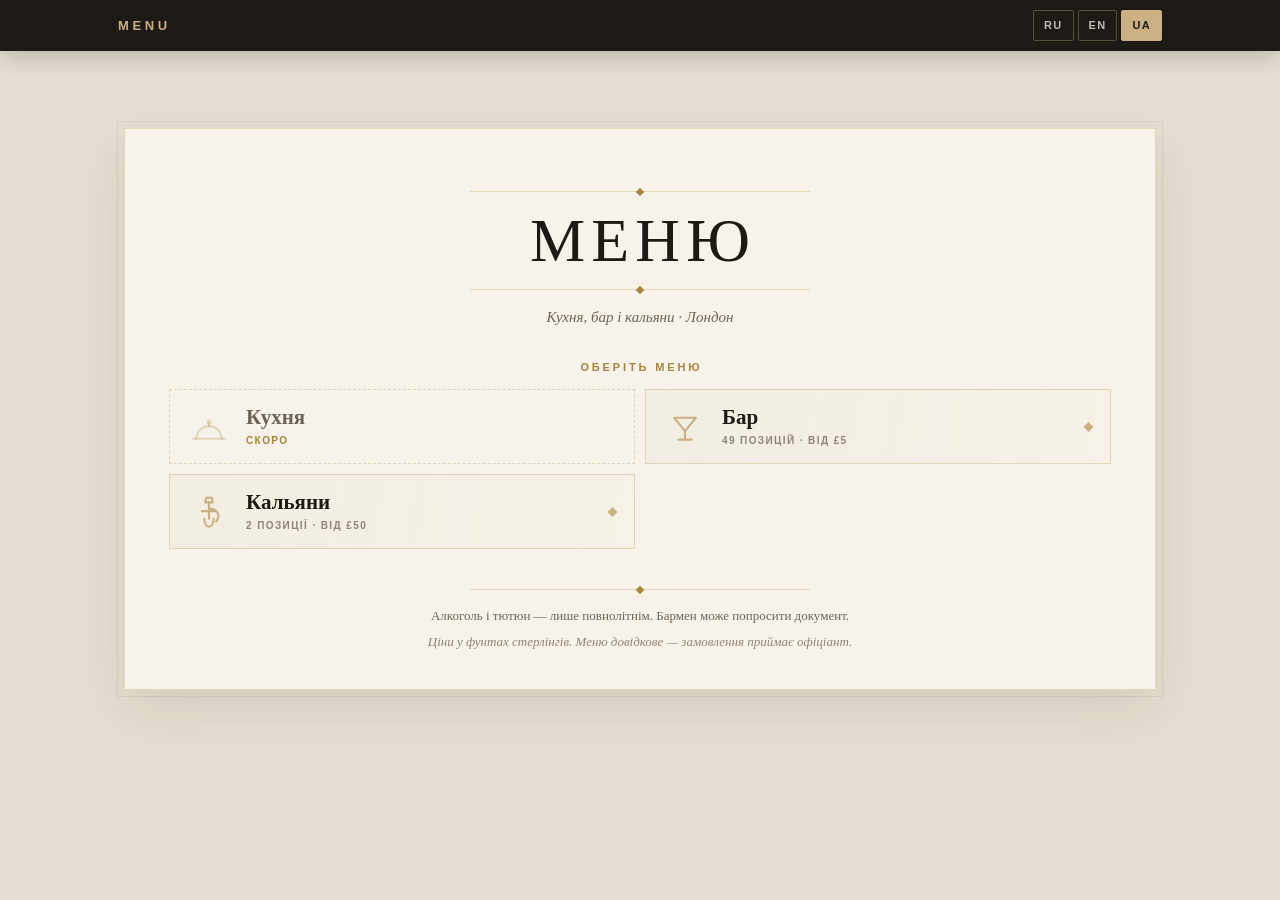
<file: index-uk.html>
<!doctype html>
<html lang="uk" class="no-chips">
<head>
<meta charset="utf-8">
<meta name="viewport" content="width=device-width, initial-scale=1, maximum-scale=1, user-scalable=no, viewport-fit=cover">
<title>Меню</title>
<meta name="theme-color" content="#1d1a16">
<meta name="build" content="05c411021d10">
<link rel="manifest" href="site.webmanifest">
<link rel="apple-touch-icon" href="assets/icons/app-180.png">
<meta name="apple-mobile-web-app-capable" content="yes">
<meta name="apple-mobile-web-app-status-bar-style" content="black-translucent">
<meta name="apple-mobile-web-app-title" content="Menu">
<meta name="description" content="Меню">
<link rel="alternate" hreflang="ru" href="index.html"><link rel="alternate" hreflang="en" href="index-en.html"><link rel="alternate" hreflang="uk" href="index-uk.html">
<!-- Сторінку згенеровано: python3 tools/build.py. Правки — у data/ і assets/. -->
<style>
/* ==========================================================================
   Сторінка меню. Друкована картка, а не застосунок: папір, золото,
   антиква. Один світлий режим навмисно — меню має виглядати як надруковане.
   ========================================================================== */

:root {
  --paper:      #f7f3ea;
  --paper-edge: #e6dfd1;
  --ink:        #1d1a16;
  --muted:      #6d6455;
  --faint:      #8d8474;
  --gold:       #a8843f;
  --gold-soft:  #cbb083;
  --line:       rgba(168, 132, 63, .28);
  --line-soft:  rgba(29, 26, 22, .12);

  --serif: "Cormorant Garamond", "Didot", "Bodoni MT", "Playfair Display",
           "Times New Roman", Times, Georgia, serif;
  --sans:  "Inter", "Helvetica Neue", Arial, system-ui, sans-serif;

  --wrap: 1080px;
  color-scheme: light;
}

*, *::before, *::after { box-sizing: border-box; }

/* Подвійний дотик більше не збільшує сторінку: у меню за нього чіпляються
   випадково, і текст стрибає масштабом посеред читання. Щипок двома пальцями
   лишається — тим, кому дрібно, він потрібен. */
html, body { touch-action: manipulation; }

body {
  margin: 0;
  background: var(--paper-edge);
  color: var(--ink);
  font-family: var(--serif);
  font-size: 17px;
  line-height: 1.5;
  -webkit-text-size-adjust: 100%;
  padding-top: calc(var(--bar) + var(--inset));
}

/* Те, чого без скрипта немає сенсу показувати. */
.js-only { display: none; }
.js .js-only { display: block; }

/* ------------------------------------------------------------- шапка --- */
/* Панель прикріплена до верху вікна: марка, мови й розділи стоять на місці,
   а меню проходить під ними. Висота панелі описана змінною — з неї ж
   береться відступ сторінки, щоб перший рядок меню не ховався під панеллю.

   Відступ під системний рядок обмежений навмисно. Без нього годинник і
   заряд лягають просто на панель; з голим env(safe-area-inset-top) деякі
   вбудовані переглядачі повідомляють пів екрана, і над маркою повисає чорна
   смуга. Обмеження лишає рівно висоту системного рядка й не більше. */
:root {
  --bar: 100px;                                  /* марка + стрічка розділів */
  --bar-plain: 50.5px;                           /* на головній стрічки немає */
  --inset: min(env(safe-area-inset-top, 0px), 52px);   /* під системний рядок */
}

.no-chips { --bar: var(--bar-plain); }

.topbar {
  position: fixed;
  top: 0;
  left: 0;
  right: 0;
  z-index: 30;
  padding-top: var(--inset);
  background: #1d1a16;
  box-shadow: 0 8px 20px rgba(29, 26, 22, .18);
}

.site {
  background: #1d1a16;
  color: var(--paper);
}

.site__bar {
  max-width: var(--wrap);
  margin: 0 auto;
  padding: 10px 18px;
  display: flex;
  align-items: center;
  justify-content: space-between;
  gap: 12px;
}

.mark {
  display: inline-flex;
  text-decoration: none;
  font-family: var(--sans);
  font-size: 13px;
  font-weight: 600;
  letter-spacing: .28em;
  color: var(--gold-soft);
  align-items: baseline;
  gap: 8px;
}

.langs { display: flex; gap: 4px; }

.lang {
  text-decoration: none;
  background: transparent;
  border: 1px solid rgba(203, 176, 131, .35);
  color: rgba(247, 243, 234, .75);
  font-family: var(--sans);
  font-size: 11px;
  font-weight: 600;
  letter-spacing: .12em;
  padding: 6px 10px;
  border-radius: 2px;
  cursor: pointer;
  user-select: none;
  transition: background .15s, color .15s, border-color .15s;
}

.lang:hover { border-color: var(--gold-soft); color: var(--paper); }

.lang.is-active {
  background: var(--gold-soft);
  border-color: var(--gold-soft);
  color: #1d1a16;
}

/* ------------------------------------------------- стрічка розділів --- */
.subbar {
  border-top: 1px solid rgba(203, 176, 131, .18);
}

.subbar__inner {
  max-width: var(--wrap);
  margin: 0 auto;
  padding: 8px 12px;
  display: flex;
}

.chips { display: flex; }

/* -------------------------------------------------------------- аркуш --- */
/* Ціль кнопки «нагору». Запас зверху дорівнює висоті панелі, інакше перехід
   лишав би початок аркуша під нею. */
.sheet {
  scroll-margin-top: calc(var(--bar) + var(--inset));
  max-width: var(--wrap);
  margin: 0 auto;
  padding: 18px 12px 40px;
}

.sheet__inner {
  background: var(--paper);
  border: 1px solid var(--line);
  outline: 1px solid rgba(29, 26, 22, .06);
  outline-offset: 6px;
  padding: 34px 20px 30px;
  box-shadow: 0 18px 50px rgba(29, 26, 22, .10);
}

/* ------------------------------------------------------------ титул --- */
.masthead { text-align: center; }

.masthead__title {
  margin: 0;
  font-weight: 400;
  font-size: clamp(30px, 9vw, 62px);
  line-height: 1.05;
  letter-spacing: .1em;
  text-indent: .1em;
  text-transform: uppercase;
}

.masthead__sub {
  margin: 10px 0 0;
  font-style: italic;
  color: var(--muted);
  font-size: 15px;
}

/* Тонка лінія з ромбом посередині — розділювач із друкованої картки. */
.rule {
  height: 1px;
  background: var(--line);
  margin: 16px auto;
  max-width: 340px;
  position: relative;
}

.rule--diamond::after {
  content: "";
  position: absolute;
  left: 50%;
  top: 50%;
  width: 6px;
  height: 6px;
  background: var(--gold);
  transform: translate(-50%, -50%) rotate(45deg);
}

/* ---------------------------------------------------------- панель --- */
/* Пошук лишається на аркуші й гортається разом із ним: липким тут має бути
   лише те, чим гість користується постійно, — розділи. */
.toolbar { margin: 24px 0 4px; }

.field { position: relative; }

.field input {
  width: 100%;
  appearance: none;
  background: transparent;
  border: 0;
  border-bottom: 1px solid var(--line);
  padding: 8px 30px 8px 2px;
  font-family: var(--serif);
  font-size: 16px;
  font-style: italic;
  color: var(--ink);
}

.field input::placeholder { color: var(--faint); }

/* власний хрестик уже є — системний лише дублює його */
.field input::-webkit-search-cancel-button { display: none; }

.field input:focus { outline: none; border-bottom-color: var(--gold); }

.field__clear {
  position: absolute;
  right: 0;
  top: 50%;
  transform: translateY(-50%);
  appearance: none;
  background: none;
  border: 0;
  color: var(--faint);
  font-size: 14px;
  cursor: pointer;
  padding: 4px 6px;
}

.chips {
  flex: 1 1 auto;
  min-width: 0;
  gap: 8px;
  overflow-x: auto;
  scrollbar-width: none;
}

.chips::-webkit-scrollbar { display: none; }

.chip {
  flex: 0 0 auto;
  text-decoration: none;
  font-family: var(--sans);
  font-size: 11px;
  font-weight: 600;
  letter-spacing: .12em;
  text-transform: uppercase;
  color: rgba(247, 243, 234, .72);
  border: 1px solid rgba(203, 176, 131, .3);
  border-radius: 999px;
  padding: 7px 13px;
  white-space: nowrap;
  transition: color .15s, border-color .15s, background .15s;
}

.chip:hover { color: var(--paper); border-color: var(--gold-soft); }

/* назад на головну — інша роль, ніж у розділів, тому й вигляд інший */
.chip--back {
  color: var(--gold-soft);
  border-color: transparent;
  padding-left: 4px;
}

.chip--back:hover { color: var(--paper); border-color: transparent; }

.chip--top {
  font-size: 14px;
  line-height: 1;
  padding: 6px 11px;
}

.chip.is-active {
  color: #1d1a16;
  border-color: var(--gold-soft);
  background: var(--gold-soft);
}

.toolbar__count {
  margin: 6px 0 0;
  font-size: 12px;
  font-style: italic;
  color: var(--faint);
}

/* -------------------------------------------------------- головна --- */
/* Розділів десять, і гортати їх згори вниз довго. Тому першим екраном —
   вибір розділу картками. Це звичайні посилання: працюють без скрипта. */
.home { margin: 26px 0 34px; }

.home__pick {
  margin: 0 0 14px;
  font-family: var(--sans);
  font-size: 11px;
  font-weight: 600;
  letter-spacing: .26em;
  text-indent: .26em;
  text-transform: uppercase;
  color: var(--gold);
  text-align: center;
}

.cards {
  display: grid;
  gap: 10px;
}

.card {
  display: flex;
  align-items: center;
  gap: 16px;
  padding: 15px 44px 15px 18px;
  position: relative;
  text-decoration: none;
  color: inherit;
  border: 1px solid var(--line);
  background: linear-gradient(100deg, rgba(168, 132, 63, .05), rgba(168, 132, 63, .01));
  transition: border-color .15s, background .15s;
}

/* ромб замість стрілки — той самий знак, що й у розділювачах картки */
.card::after {
  content: "";
  position: absolute;
  right: 18px;
  top: 50%;
  width: 7px;
  height: 7px;
  background: var(--gold-soft);
  transform: translateY(-50%) rotate(45deg);
  transition: background .15s;
}

.card:hover {
  border-color: var(--gold-soft);
  background: rgba(168, 132, 63, .09);
}

/* меню, яке ще не відкрите: видно, але не веде нікуди */
.card--soon {
  cursor: default;
  background: none;
  border-style: dashed;
}

.card--soon .card__name { color: var(--muted); }
.card--soon .card__icon { color: var(--line); }
.card--soon .card__meta { color: var(--gold); }
.card--soon::after { display: none; }
.card--soon:hover { border-color: var(--line); background: none; }

.card:hover::after { background: var(--gold); }

.card__icon {
  flex: 0 0 auto;
  width: 42px;
  height: 42px;
  color: var(--gold-soft);
  transition: color .15s;
}

.card__icon svg { width: 100%; height: 100%; display: block; }

.card:hover .card__icon { color: var(--gold); }

.card__text {
  display: flex;
  flex-direction: column;
  gap: 3px;
  min-width: 0;
}

.card__name {
  font-size: 21px;
  font-weight: 700;
  line-height: 1.2;
}

.card__meta {
  font-family: var(--sans);
  font-size: 10px;
  font-weight: 600;
  letter-spacing: .14em;
  text-transform: uppercase;
  color: var(--faint);
}

/* ---------------------------------------------------------- розділи --- */
.menu { margin-top: 18px; }

.section {
  break-inside: avoid;
  margin: 0 0 34px;
  scroll-margin-top: calc(var(--bar) + var(--inset) + 12px);
}

.section__head { margin-bottom: 12px; }

.section__title {
  margin: 0 0 6px;
  font-family: var(--sans);
  font-size: 13px;
  font-weight: 600;
  letter-spacing: .26em;
  text-indent: .26em;
  text-transform: uppercase;
  color: var(--gold);
  border-bottom: 1px solid var(--line);
  padding-bottom: 8px;
}

.note {
  margin: 0 0 16px;
  border: 1px solid var(--line);
  padding: 10px 14px;
  font-style: italic;
  font-size: 14px;
  color: var(--muted);
  background: rgba(168, 132, 63, .045);
}

/* ---------------------------------------------------------- позиція --- */
.item {
  padding: 12px 0;
  border-bottom: 1px solid var(--line-soft);
}

.item:last-child { border-bottom: 0; }

.item__head {
  display: flex;
  align-items: baseline;
  justify-content: space-between;
  gap: 14px;
}

.item__name {
  margin: 0;
  font-size: 19px;
  font-weight: 700;
  line-height: 1.25;
  letter-spacing: .01em;
}

.item__price {
  margin: 0;
  flex: 0 0 auto;
  font-size: 18px;
  color: var(--gold);
  white-space: nowrap;
}

.item__from {
  font-family: var(--sans);
  font-size: 10px;
  letter-spacing: .1em;
  text-transform: uppercase;
  color: var(--faint);
}

.badge {
  font-family: var(--sans);
  font-size: 9px;
  font-weight: 700;
  letter-spacing: .1em;
  vertical-align: middle;
  color: var(--gold);
  border: 1px solid var(--line);
  border-radius: 2px;
  padding: 1px 4px;
}

/* Новинку видно з-поміж решти: та сама плашка, але залита золотом. Вона
   стоїть у стрічці назви поруч із «18+», тож лишається дрібною. */
.badge--new {
  color: var(--paper);
  background: var(--gold);
  border-color: var(--gold);
}

.item__desc {
  margin: 4px 0 0;
  font-style: italic;
  font-size: 15px;
  color: var(--muted);
}

.item__taste {
  color: var(--faint);
  font-size: .94em;
}

.item__opt {
  margin: 6px 0 0;
  font-size: 14px;
  color: var(--ink);
}

.item__optLabel .item__add {
  font-family: var(--sans);
  font-size: 10px;
  letter-spacing: .1em;
  border-bottom: 0;
}

.item__optLabel {
  font-family: var(--sans);
  font-size: 10px;
  font-weight: 600;
  letter-spacing: .14em;
  text-transform: uppercase;
  color: var(--faint);
  margin-right: 8px;
}

.choice { white-space: nowrap; }
.choice__price { color: var(--gold); }

/* доплата зверху до ціни позиції — має читатися як ціна, а не як варіант */
.item__add {
  color: var(--gold);
  border-bottom: 1px solid var(--line);
}
.sep { color: var(--gold-soft); }

.more { display: inline; }

.more__summary {
  display: inline;
  list-style: none;
  cursor: pointer;
  margin-left: 8px;
  font-family: var(--sans);
  font-size: 10px;
  font-weight: 600;
  letter-spacing: .12em;
  text-transform: uppercase;
  color: var(--gold);
  border-bottom: 1px dotted var(--gold-soft);
}

.more__summary::-webkit-details-marker { display: none; }
.more[open] .more__summary { color: var(--faint); border-bottom-color: transparent; }

.more__list {
  margin: 5px 0 0;
  padding-left: 12px;
  border-left: 1px solid var(--line);
  font-size: 13px;
  color: var(--muted);
}

.item__ing {
  margin: 6px 0 0;
  font-size: 13px;
  color: var(--faint);
}

.item__ingLabel {
  font-family: var(--sans);
  font-size: 10px;
  font-weight: 600;
  letter-spacing: .14em;
  text-transform: uppercase;
}

.empty {
  margin: 30px 0;
  text-align: center;
  font-style: italic;
  color: var(--muted);
}

/* ------------------------------------------------------------- підвал --- */
.foot {
  margin-top: 26px;
  text-align: center;
  font-size: 13px;
  color: var(--muted);
}

.foot p { margin: 6px 0 0; }
.foot__fine { color: var(--faint); font-style: italic; }

/* ----------------------------------------------------------- знижка --- */
/* Правило знижки стоїть над меню й читається без скрипта. У самі дні знижки
   скрипт міняє текст на «сьогодні діє» і підсвічує рядок золотом — щоб гість
   не рахував у голові, а бачив, що ціни вже нижчі. */
.promo {
  margin: 0 0 18px;
  border: 1px solid var(--line);
  border-left: 3px solid var(--gold-soft);
  padding: 10px 14px;
  font-size: 14px;
  color: var(--muted);
  background: rgba(168, 132, 63, .045);
}

.promo.is-on {
  border-left-color: var(--gold);
  color: var(--ink);
  background: rgba(168, 132, 63, .12);
}

.home .promo { margin: 22px 0 0; text-align: center; border-left-width: 1px; }

/* ------------------------------------------------------- за розбите --- */
/* Плата за розбите стоїть у хвості меню й навмисно не схожа на позиції:
   без рамки-картки, дрібнішим кеглем. Гість має її знайти, коли шукатиме,
   але вона не має перебивати кальяни, по які він прийшов. */
.damages {
  margin: 26px 0 0;
  border-top: 1px solid var(--line);
  padding-top: 14px;
}
.damages__title {
  margin: 0;
  font-size: 13px;
  letter-spacing: .16em;
  text-transform: uppercase;
  color: var(--gold);
}
.damages__note { margin: 6px 0 10px; font-size: 14px; font-style: italic; color: var(--muted); }
.damages__list { margin: 0; padding: 0; list-style: none; }
.damages__row {
  display: flex;
  justify-content: space-between;
  gap: 12px;
  padding: 5px 0;
  border-bottom: 1px dotted var(--line);
  font-size: 15px;
}
.damages__row:last-child { border-bottom: 0; }
.damages__price { color: var(--gold); white-space: nowrap; }

/* ----------------------------------------------------------- нагору --- */
/* Барне меню довге: щоб повернутися до розділів угорі, гостю довелося б довго
   гортати. Кнопка зʼявляється, коли до верху вже далеко, і стоїть у нижньому
   кутку — під великим пальцем, але збоку від назв і цін. */
.totop {
  position: fixed;
  right: 14px;
  bottom: calc(16px + env(safe-area-inset-bottom, 0px));
  z-index: 5;
  width: 46px;
  height: 46px;
  border: 1px solid var(--gold);
  border-radius: 50%;
  background: rgba(29, 26, 22, .92);
  color: var(--gold-soft);
  font-size: 20px;
  line-height: 1;
  cursor: pointer;
  box-shadow: 0 3px 10px rgba(29, 26, 22, .25);
  opacity: 0;
  visibility: hidden;
  transition: opacity .18s ease, visibility .18s ease;
}

.totop.is-on { opacity: 1; visibility: visible; }

@media (prefers-reduced-motion: reduce) {
  .totop { transition: none; }
}

/* ------------------------------------------------------- широкий екран --- */
@media (min-width: 560px) {
  .cards { grid-template-columns: 1fr 1fr; }
}

@media (min-width: 860px) {
  .sheet { padding: 26px 24px 60px; }
  .sheet__inner { padding: 46px 44px 38px; }
  :root { --bar: 102px; }
  .toolbar { margin: 28px 0 6px; }
  .subbar__inner { padding: 9px 24px; }

  .menu {
    columns: 2;
    column-gap: 48px;
  }

  .home { margin: 30px 0 40px; }

  .section { margin-bottom: 30px; }
}

@media (min-width: 1200px) {
  body { font-size: 18px; }
}

/* --------------------------------------------------------------- друк --- */
@media print {
  .topbar, .toolbar, .totop { display: none !important; }
  body { background: #fff; }
  .sheet__inner { box-shadow: none; border-color: #bbb; }
  .menu { columns: 2; column-gap: 34px; }
}

</style>
</head>
<body data-stem="index" data-lang="uk">
<script type="application/json" id="promo">{"full": [{"from": 7920, "to": 540}], "except": [{"from": "2026-08-30T09:00", "to": "2026-08-31T12:00", "note": "Ці вихідні — повна ціна до понеділка, 12:00."}], "hand": {"mode": "off", "until": ""}}</script>

<!-- Панель прикріплена до верху: меню проходить під нею, вона не рухається. -->
<div class="topbar">
  <header class="site">
    <div class="site__bar">
      <a class="mark" href="index-uk.html" title="До меню"
         aria-label="До меню">MENU</a>
      <nav class="langs" aria-label="Мова"><a class="lang" href="index.html" hreflang="ru" title="Русский" data-lang="ru">RU</a><a class="lang" href="index-en.html" hreflang="en" title="English" data-lang="en">EN</a><a class="lang is-active" href="index-uk.html" hreflang="uk" title="Українська" data-lang="uk">UA</a></nav>
    </div>
  </header>
  
</div>

<main class="sheet" id="top">
  <div class="sheet__inner">
  <div class="page" lang="uk">


  <div class="masthead">
    <div class="rule rule--diamond" aria-hidden="true"></div>
    <h1 class="masthead__title">Меню</h1>
    <div class="rule rule--diamond" aria-hidden="true"></div>
    <p class="masthead__sub">Кухня, бар і кальяни · Лондон</p>
  </div>

  <div class="home">
    <p class="home__pick">Оберіть меню</p>
    <nav class="cards" aria-label="Оберіть меню"><span class="card card--soon" aria-disabled="true"><span class="card__icon"><svg aria-hidden="true" focusable="false" xmlns="http://www.w3.org/2000/svg" viewBox="0 0 100 100">
  <g fill="none" stroke="currentColor" stroke-width="5" stroke-linecap="round" stroke-linejoin="round">
    <path d="M12,78 L88,78"/>
    <path d="M20,78 A30,30 0 0 1 80,78"/>
    <path d="M50,48 L50,42"/>
    <circle cx="50" cy="38" r="3.5"/>
  </g>
</svg></span><span class="card__text"><span class="card__name">Кухня</span><span class="card__meta">Скоро</span></span></span><a class="card" href="bar-uk.html"><span class="card__icon"><svg aria-hidden="true" focusable="false" xmlns="http://www.w3.org/2000/svg" viewBox="0 0 100 100">
  <g fill="none" stroke="currentColor" stroke-width="5" stroke-linecap="round" stroke-linejoin="round">
    <path d="M24,28 L76,28 L50,60 Z"/>
    <path d="M50,60 L50,80"/>
    <path d="M34,80 L66,80"/>
  </g>
</svg></span><span class="card__text"><span class="card__name">Бар</span><span class="card__meta">49 позицій · від <span data-promo="£4">£5</span></span></span></a><a class="card" href="hookah-uk.html"><span class="card__icon"><svg aria-hidden="true" focusable="false" xmlns="http://www.w3.org/2000/svg" viewBox="0 0 100 100">
  <g fill="none" stroke="currentColor" stroke-width="5" stroke-linecap="round" stroke-linejoin="round">
    <path d="M43,16 L57,16 L59,27 L41,27 Z"/>
    <path d="M50,27 L50,66"/>
    <path d="M33,48 L67,48"/>
    <path d="M39,66 C39,76 43,85 50,85 C57,85 61,76 61,66"/>
    <path d="M50,42 C72,42 78,60 67,73"/>
  </g>
</svg></span><span class="card__text"><span class="card__name">Кальяни</span><span class="card__meta">2 позиції · від <span data-promo="£40">£50</span></span></span></a></nav>
    <p class="promo" data-today="Зараз діє: напої −20%, кальян від £40.">З неділі 9:00 до пʼятниці 12:00 — напої −20%, кальян від £40.</p>
  </div>

  <footer class="foot">
    <div class="rule rule--diamond" aria-hidden="true"></div>
    <p>Алкоголь і тютюн — лише повнолітнім. Бармен може попросити документ.</p>
    <p class="foot__fine">Ціни у фунтах стерлінгів. Меню довідкове — замовлення приймає офіціант.</p>
  </footer>
  </div>
  </div>
</main>

<script>
/* ==========================================================================
   Покращення, а не основа. Меню вже в HTML і читається без цього файлу:
   мова — окремі сторінки, розділи — звичайні якорі, обʼєми — <details>.
   Скрипт додає пошук, підсвітку розділу, памʼять про мову й перехід між
   мовами без втрати місця читання.
   ========================================================================== */
(function () {
  'use strict';

  var LANGS = ['ru', 'en', 'uk'];
  var STORAGE_KEY = 'menu-lang';
  var LANG = document.body.getAttribute('data-lang');
  var STEM = document.body.getAttribute('data-stem');

  document.documentElement.className += ' js';

  function barHeight() {
    var bar = document.querySelector('.topbar');
    return bar ? bar.getBoundingClientRect().height : 100;
  }

  /* ------------------------------------------------------------- мова --- */
  /* Сторінка кожної мови окрема, тож перемикач — звичайні посилання. Скрипту
     лишається памʼять: запамʼятати вибір і на наступному заході відкрити ту
     саму мову. Мову браузера навмисно не питаємо — основна мова меню
     російська, і сторінка має відкриватися нею, поки гість не перемкнув. */
  function stored() {
    try {
      var saved = localStorage.getItem(STORAGE_KEY);
      return LANGS.indexOf(saved) > -1 ? saved : null;
    } catch (err) { return null; }
  }

  function remember(code) {
    try { localStorage.setItem(STORAGE_KEY, code); } catch (err) { /* ігноруємо */ }
  }

  /* Пошуковий запит їде разом із мовою: слово в адресі, а не в памʼяті, бо
     сторінка іншої мови — окремий файл і починає з чистого аркуша. */
  function param(name) {
    var hit = location.search.match(new RegExp('[?&]' + name + '=([^&]*)'));
    if (!hit) return '';
    try { return decodeURIComponent(hit[1].replace(/\+/g, ' ')); } catch (err) { return ''; }
  }

  var asked = param('q');

  function langHref(link) {
    var base = link.getAttribute('href').split('#')[0].split('?')[0];
    /* Поки в пошуку щось написано, гість читає не розділ, а знахідки: якір
       розділу відніс би його казна-куди, тож несемо сам запит і лишаємо
       гостя вгорі результатів. */
    var input = document.querySelector('.field input');
    var typed = input ? input.value.trim() : '';
    if (typed) return base + '?q=' + encodeURIComponent(typed);
    var here = currentSection();
    return here ? base + '#cat-' + here : base;
  }

  var links = [].slice.call(document.querySelectorAll('.lang[data-lang]'));

  links.forEach(function (link) {
    link.addEventListener('click', function () {
      remember(link.getAttribute('data-lang'));
      link.href = langHref(link);
    });
  });

  var want = (location.search.match(/[?&]lang=([a-z]{2})/) || [])[1];
  if (LANGS.indexOf(want) === -1) want = stored();

  if (want && want !== LANG) {
    var twin = links.filter(function (l) { return l.getAttribute('data-lang') === want; })[0];
    if (twin) {
      remember(want);
      var to = twin.getAttribute('href').split('#')[0].split('?')[0];
      if (asked) to += '?q=' + encodeURIComponent(asked);
      location.replace(to + location.hash);
      return;
    }
  }
  if (want === LANG) remember(LANG);

  /* ------------------------------------------------------------ пошук --- */
  function fold(text) {
    return (text || '').toLowerCase().replace(/ё/g, 'е').replace(/['’`]/g, 'ʼ').trim();
  }

  /* «1 позиція», «2 позиції», «5 позицій» — форми числа беремо зі сторінки,
     щоб мови жили в даних, а не в скрипті. */
  function countText(n, box) {
    var forms = (box.getAttribute('data-forms') || '').split('|');
    if (forms.length < 3) return n + ' ' + forms[0];
    if (box.getAttribute('data-lang') === 'en') return n + ' ' + (n === 1 ? forms[0] : forms[1]);
    var tens = n % 100, unit = n % 10;
    if (unit === 1 && tens !== 11) return n + ' ' + forms[0];
    if (unit >= 2 && unit <= 4 && (tens < 12 || tens > 14)) return n + ' ' + forms[1];
    return n + ' ' + forms[2];
  }

  var sections = [].slice.call(document.querySelectorAll('.section'));
  var chips = [].slice.call(document.querySelectorAll('.chip[data-cat]'));

  function wireSearch() {
    var input = document.querySelector('.field input');
    var clear = document.querySelector('.field__clear');
    var count = document.querySelector('.toolbar__count');
    var empty = document.querySelector('.empty');
    var items = [].slice.call(document.querySelectorAll('.item'));
    if (!input) return;

    function filter() {
      var query = fold(input.value);
      var shown = 0;

      items.forEach(function (item) {
        var hit = !query || item.getAttribute('data-search').indexOf(query) > -1;
        item.hidden = !hit;
        if (hit) shown++;
      });

      sections.forEach(function (section) {
        section.hidden = !section.querySelector('.item:not([hidden])');
        /* Спільна примітка розділу стосується всього розділу, а не знахідки —
           під час пошуку вона тільки заважає читати результат. */
        var note = section.querySelector('.note');
        if (note) note.hidden = !!query;
      });

      chips.forEach(function (chip) {
        var section = document.getElementById('cat-' + chip.getAttribute('data-cat'));
        chip.hidden = !section || section.hidden;
      });

      if (count) count.textContent = countText(shown, count);
      if (empty) empty.hidden = shown > 0;
      if (clear) clear.hidden = !input.value;
    }

    if (asked) input.value = asked;

    input.addEventListener('input', filter);
    clear.addEventListener('click', function () {
      input.value = '';
      filter();
      input.focus();
    });
    filter();
  }

  /* -------------------------------------------- підсвітка розділу --- */
  var active = '';

  /* Розділ, який гість зараз читає. Запас у 60 px — це висота заголовка:
     одразу після переходу до розділу його заголовок стоїть трохи нижче
     панелі, і без запасу поточним вважався б попередній розділ. */
  function currentSection() {
    var edge = barHeight() + 60;
    var found = '';
    sections.forEach(function (section) {
      /* Схований пошуком розділ не має розмірів, і його верх — нуль: без цієї
         перевірки поточним вважався б останній схований, тобто самий низ меню. */
      if (section.hidden || !section.offsetParent) return;
      if (section.getBoundingClientRect().top <= edge) {
        found = section.id.replace('cat-', '');
      }
    });
    return found || active;
  }

  function wireSpy() {
    if (!sections.length || !chips.length || !window.IntersectionObserver) return;

    var observer = new IntersectionObserver(function (entries) {
      entries.forEach(function (entry) {
        if (!entry.isIntersecting) return;
        active = entry.target.id.replace('cat-', '');
        chips.forEach(function (chip) {
          var on = chip.getAttribute('data-cat') === active;
          chip.classList.toggle('is-active', on);
          if (on) chip.scrollIntoView({ block: 'nearest', inline: 'nearest' });
        });
      });
    }, { rootMargin: '-45% 0px -50% 0px' });

    sections.forEach(function (section) { observer.observe(section); });
  }

  /* ----------------------------------------------------------- нагору --- */
  function wireTop() {
    var button = document.querySelector('.totop');
    if (!button) return;

    /* Півтора екрана — стільки, щоб кнопка не мигтіла на перших рядках, але
       вже стояла напоготові, коли гість справді пішов углиб меню. */
    var deep = false;

    function look() {
      var now = window.pageYOffset > window.innerHeight * 1.5;
      if (now === deep) return;
      deep = now;
      button.classList.toggle('is-on', deep);
    }

    /* Фокус на пошук навмисно не ставимо: на телефоні це підняло б
       клавіатуру, а гість просто хотів повернутися до початку. */
    button.addEventListener('click', function () {
      window.scrollTo({ top: 0, behavior: 'smooth' });
    });

    window.addEventListener('scroll', look, { passive: true });
    look();
  }

  /* ----------------------------------------------------------- знижка --- */
  /* У сторінці надруковані обидві ціни: звичайна текстом, знижкова в
     data-promo. Знижка діє завжди, крім вікон повної ціни — щотижневого
     (пʼятниця 12:00 → неділя 9:00) і разових за датами. Розклад лежить у
     сторінці блоком JSON, час у ньому лондонський. */
  var WEEK = ['Sun', 'Mon', 'Tue', 'Wed', 'Thu', 'Fri', 'Sat'];

  function londonNow() {
    /* Час рахуємо за Лондоном, а не за годинником телефона: гість може
       приїхати з іншим поясом, а знижка привʼязана до годинника бару. */
    var d = new Date();
    try {
      var bits = {};
      new Intl.DateTimeFormat('en-GB', {
        timeZone: 'Europe/London', weekday: 'short', hour12: false,
        year: 'numeric', month: '2-digit', day: '2-digit',
        hour: '2-digit', minute: '2-digit'
      }).formatToParts(d).forEach(function (part) { bits[part.type] = part.value; });

      var day = WEEK.indexOf(String(bits.weekday).slice(0, 3));
      var hour = Number(bits.hour) % 24;          /* деякі браузери кажуть «24» */
      var minute = Number(bits.minute);
      if (day > -1 && hour >= 0 && minute >= 0) {
        return {
          week: day * 1440 + hour * 60 + minute,
          stamp: bits.year + '-' + bits.month + '-' + bits.day + 'T'
                 + (hour < 10 ? '0' : '') + hour + ':' + bits.minute
        };
      }
    } catch (err) { /* старий браузер — рахуємо за телефоном */ }

    function two(n) { return (n < 10 ? '0' : '') + n; }
    return {
      week: d.getDay() * 1440 + d.getHours() * 60 + d.getMinutes(),
      stamp: d.getFullYear() + '-' + two(d.getMonth() + 1) + '-' + two(d.getDate())
             + 'T' + two(d.getHours()) + ':' + two(d.getMinutes())
    };
  }

  /* Вікно може переходити через кінець тижня: пʼятниця 12:00 → неділя 9:00
     починається пізно ввечері тижня й закінчується вже на його початку. */
  function inWeekWindow(minute, from, to) {
    return from <= to ? (minute >= from && minute < to)
                      : (minute >= from || minute < to);
  }

  function wirePromo() {
    var box = document.getElementById('promo');
    var note = document.querySelector('.promo');
    if (!box) return;

    var plan;
    try { plan = JSON.parse(box.textContent); } catch (err) { return; }

    var now = londonNow();
    var full = null;      /* вікно повної ціни, якщо ми зараз у ньому */
    var once = false;     /* і воно разове, а не щотижневе */

    /* Ручна накладка з адмінки старша за графік: вечір іде не за планом —
       бар забирає знижку або лишає її кнопкою. «until» — лондонський час,
       коли накладка спадає сама; порожнє — поки її не приберуть. */
    var hand = plan.hand;
    if (hand && hand.until && now.stamp >= hand.until) hand = null;

    if (hand && hand.mode === 'off') { full = hand; once = true; }
    else if (!hand) {
      (plan['except'] || []).forEach(function (w) {
        if (!full && now.stamp >= w.from && now.stamp < w.to) { full = w; once = true; }
      });
      if (!full) {
        (plan.full || []).forEach(function (w) {
          if (!full && inWeekWindow(now.week, w.from, w.to)) full = w;
        });
      }
    }
    /* hand.mode === 'on' — знижка попри графік: жодного вікна повної ціни. */

    if (full) {
      /* Повна ціна — надруковані ціни й так правильні. А от рядок над меню
         обіцяє знижку, тож у разовому вікні його треба поправити: з
         приміткою він пояснює, чому знижки зараз немає, а без примітки
         зникає зовсім — меню виглядає як звичайне. Щотижневе вікно рядка
         не чіпає: правило в ньому саме й каже, що зараз ціни повні. */
      if (note && full.note) note.textContent = full.note;
      else if (note && once) note.parentNode.removeChild(note);
      return;
    }

    [].slice.call(document.querySelectorAll('[data-promo]')).forEach(function (node) {
      node.textContent = node.getAttribute('data-promo');
    });
    if (note) {
      var on = note.getAttribute('data-today');
      if (on) note.textContent = on;
      note.className = 'promo is-on';
    }
  }

  /* ---------------------------------------------------------- новинки --- */
  /* Плашка «нове» надрукована в сторінці з датою, коли вона має згаснути.
     Сторінки перезбираються не щодня, тож гасить її скрипт — і теж за
     Лондоном, як і знижку: новинка закінчується за годинником бару. */
  function wireNew() {
    var now = londonNow().stamp.slice(0, 10);
    [].slice.call(document.querySelectorAll('.badge--new[data-until]'))
      .forEach(function (node) {
        if (now >= node.getAttribute('data-until')) node.parentNode.removeChild(node);
      });
  }

  wireSearch();
  wireSpy();
  wireTop();
  wirePromo();
  wireNew();

  /* ------------------------------------------------- свіжість меню --- */
  /* Сторінка, додана на екран «Домів», живе в кеші телефона: оновити її
     нічим — адресного рядка немає. Тому вона сама звіряє свій відбиток із
     version.json і, якщо меню змінилося, перезавантажується з новою адресою:
     інакше з кешу приїхала б та сама стара сторінка. */
  function checkFresh() {
    var meta = document.querySelector('meta[name="build"]');
    if (!meta || document.hidden) return;

    fetch('version.json?t=' + Date.now(), { cache: 'no-store' })
      .then(function (r) { return r.json(); })
      .then(function (fresh) {
        if (!fresh.build || fresh.build === meta.content) return;

        /* Якщо ми вже прийшли по цю саме версію, а сторінка все одно стара —
           значить, публікація ще в дорозі. Перезавантажувати вдруге не можна:
           вийде безкінечне коло. */
        var url = new URL(location.href);
        if (url.searchParams.get('v') === fresh.build) return;

        url.searchParams.set('v', fresh.build);
        location.replace(url.toString());
      })
      .catch(function () { /* немає звʼязку — показуємо що є */ });
  }

  checkFresh();
  document.addEventListener('visibilitychange', function () {
    if (!document.hidden) checkFresh();
  });
  window.addEventListener('pageshow', function (e) { if (e.persisted) checkFresh(); });
}());

</script>
</body>
</html>
</file>
